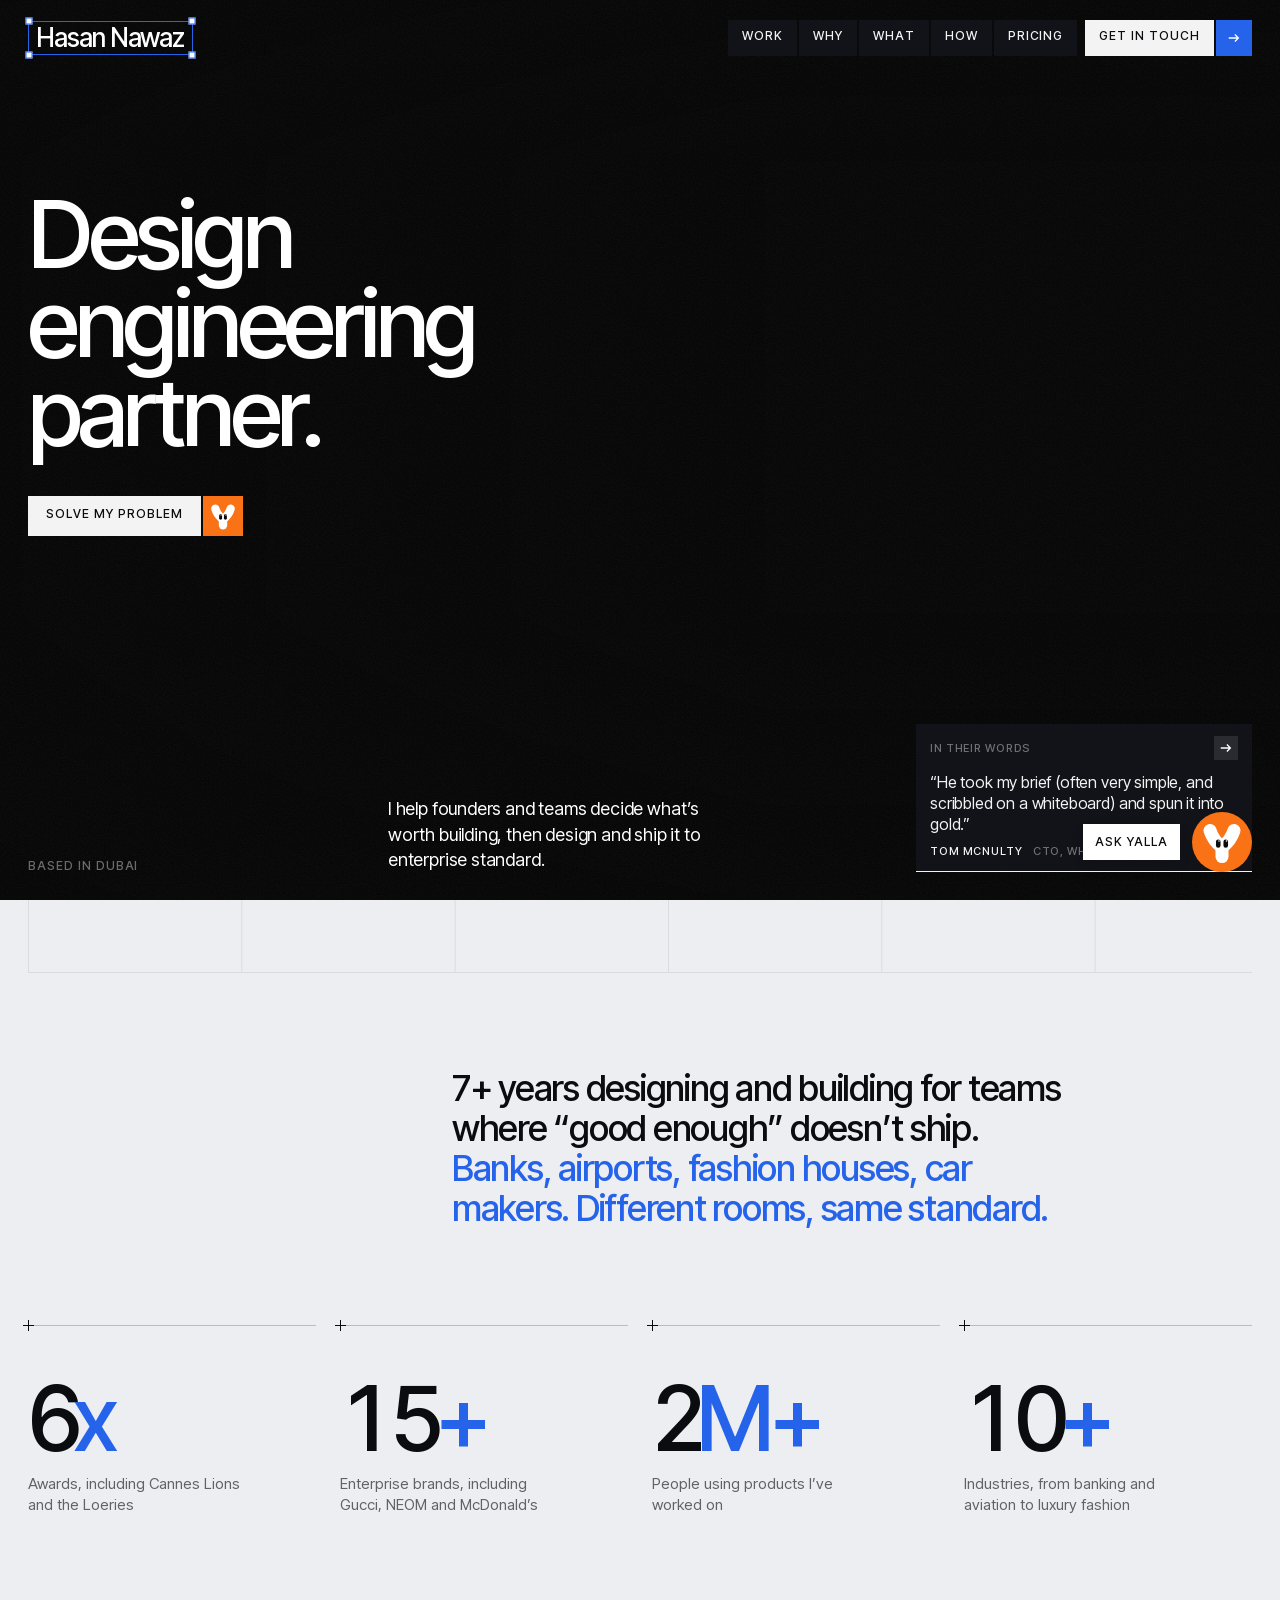
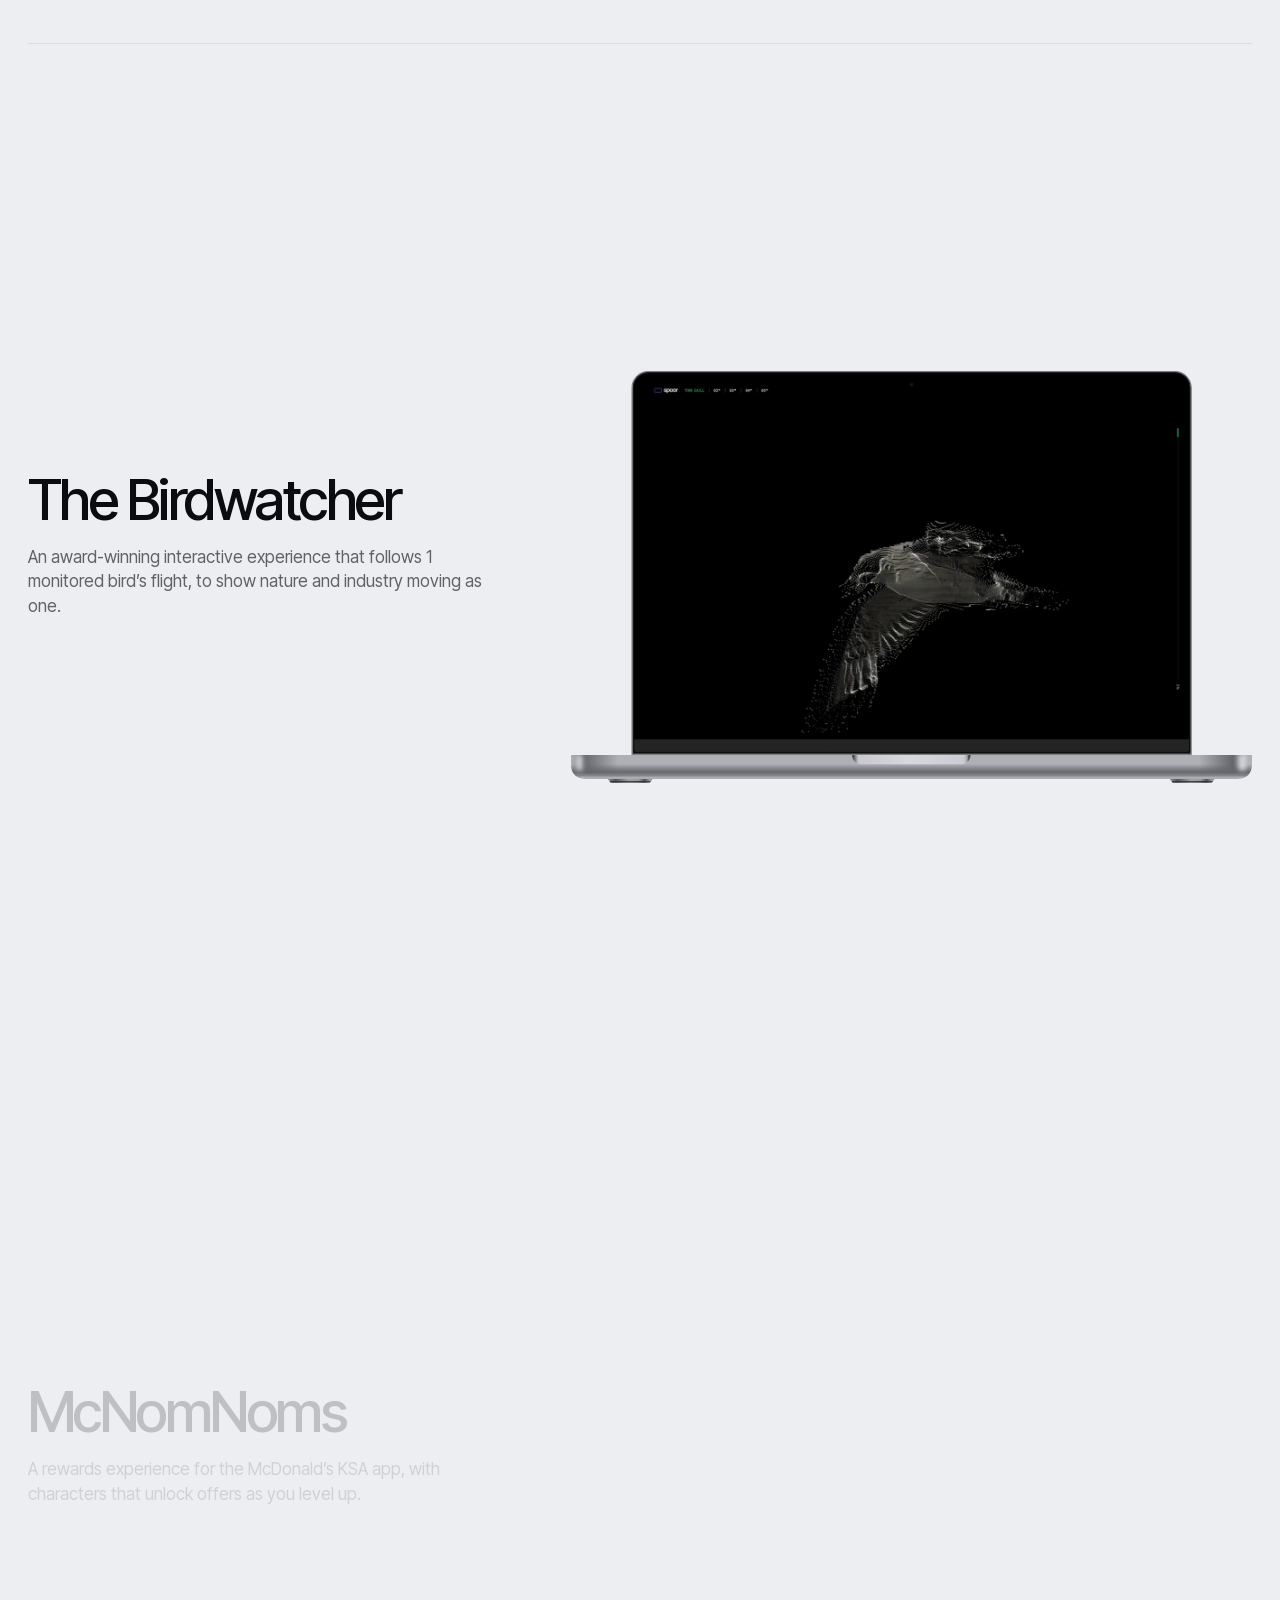
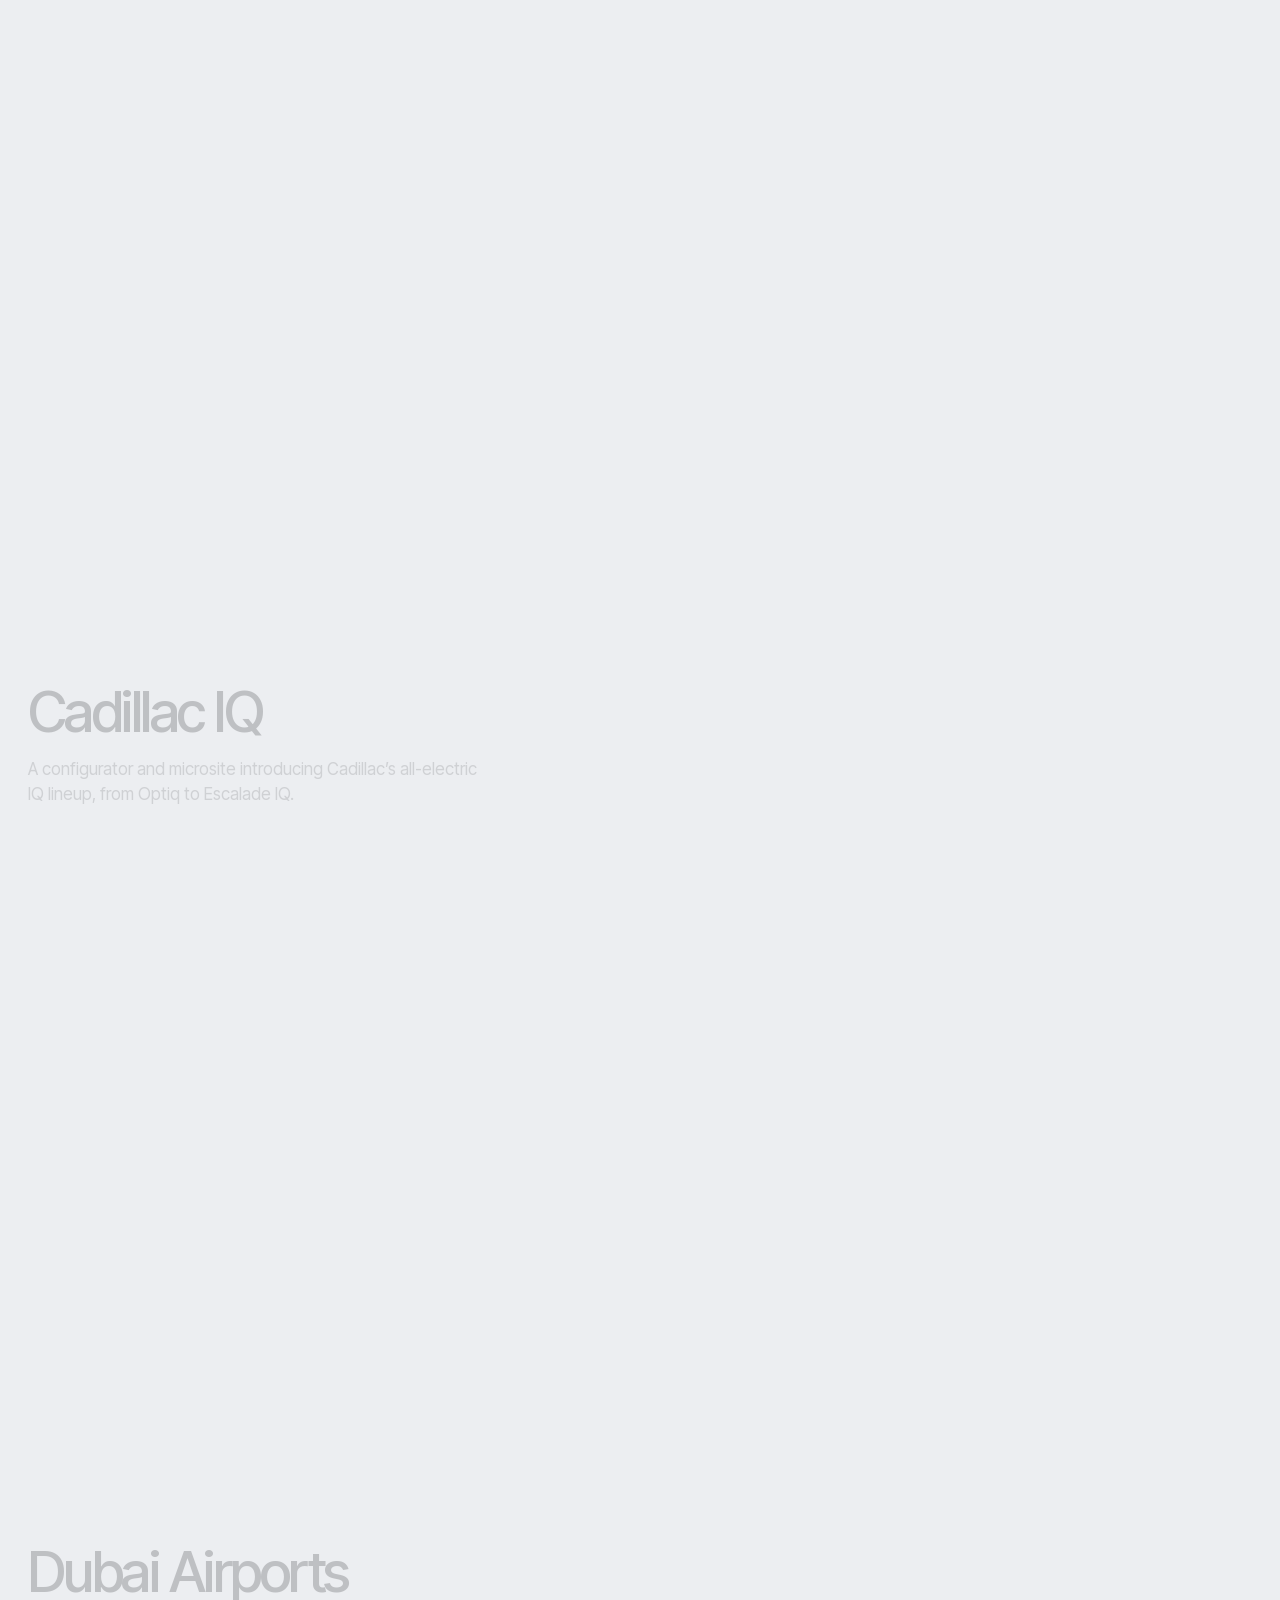
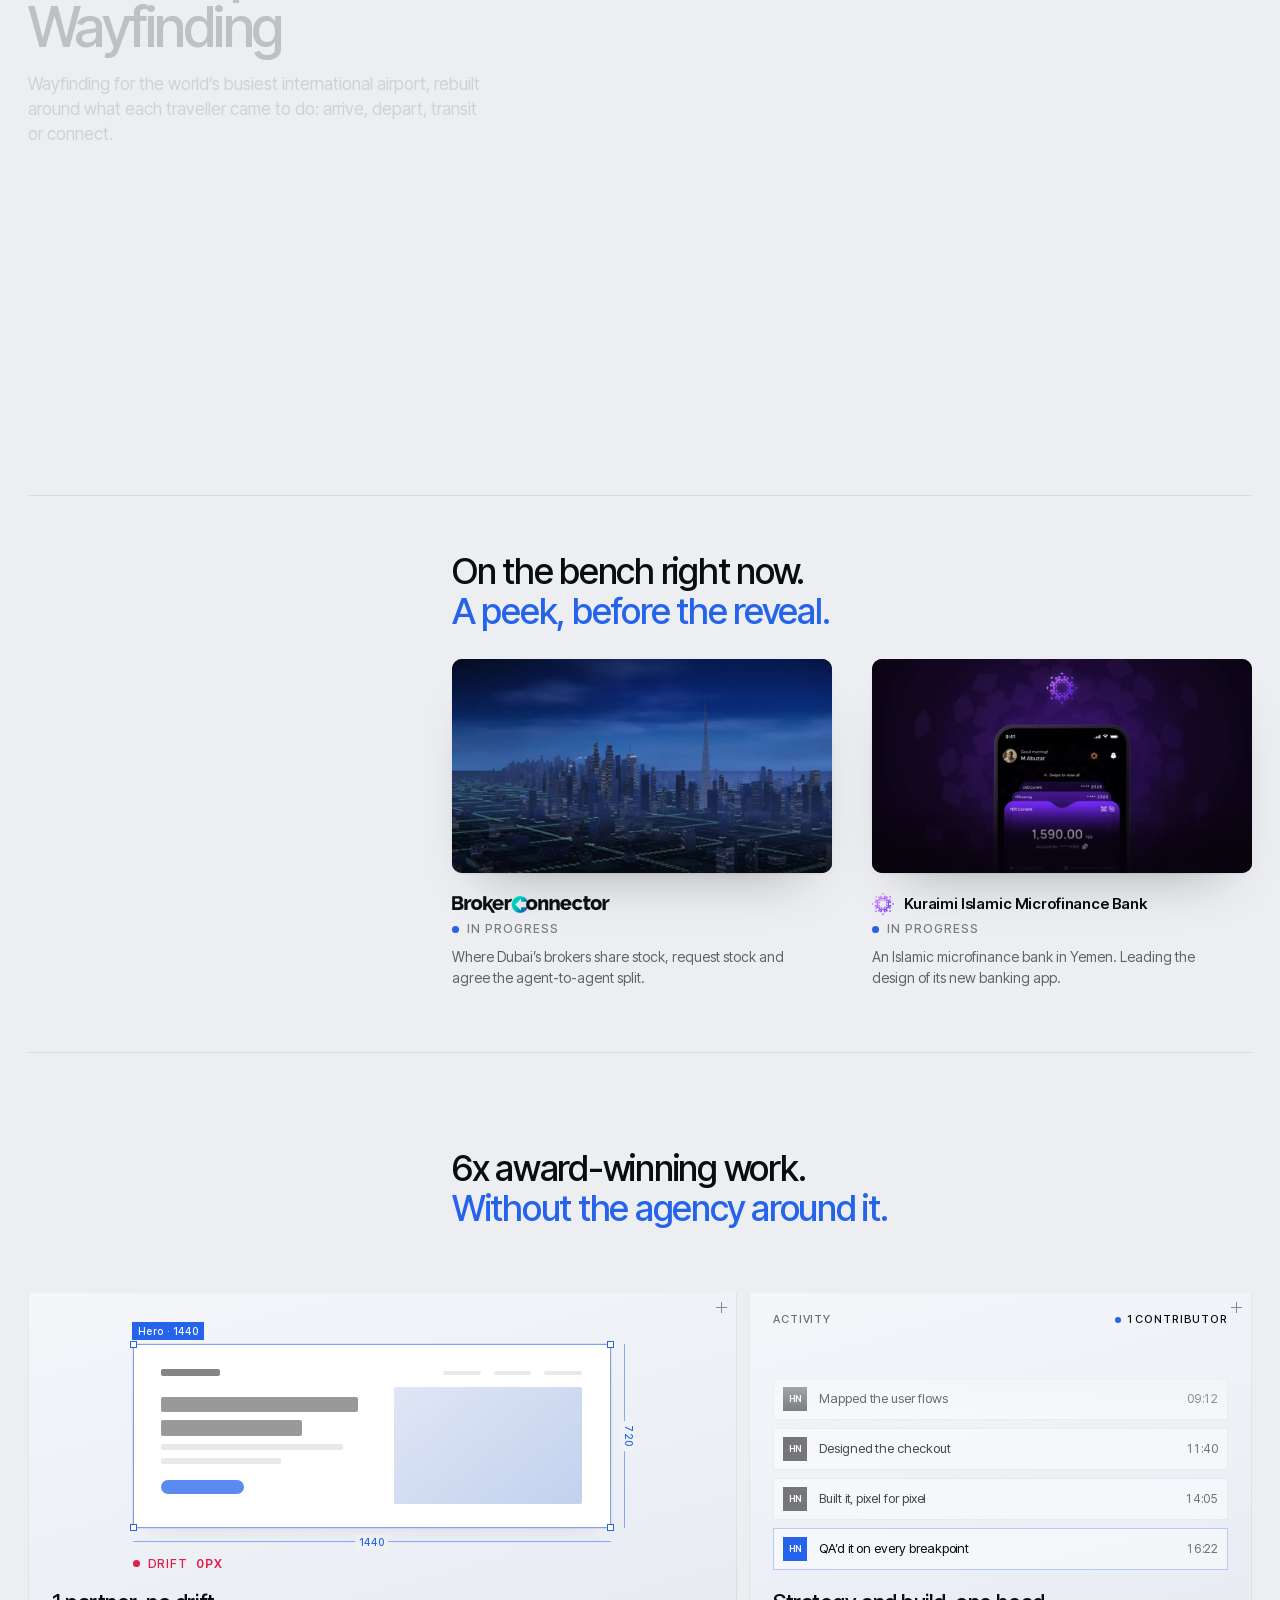
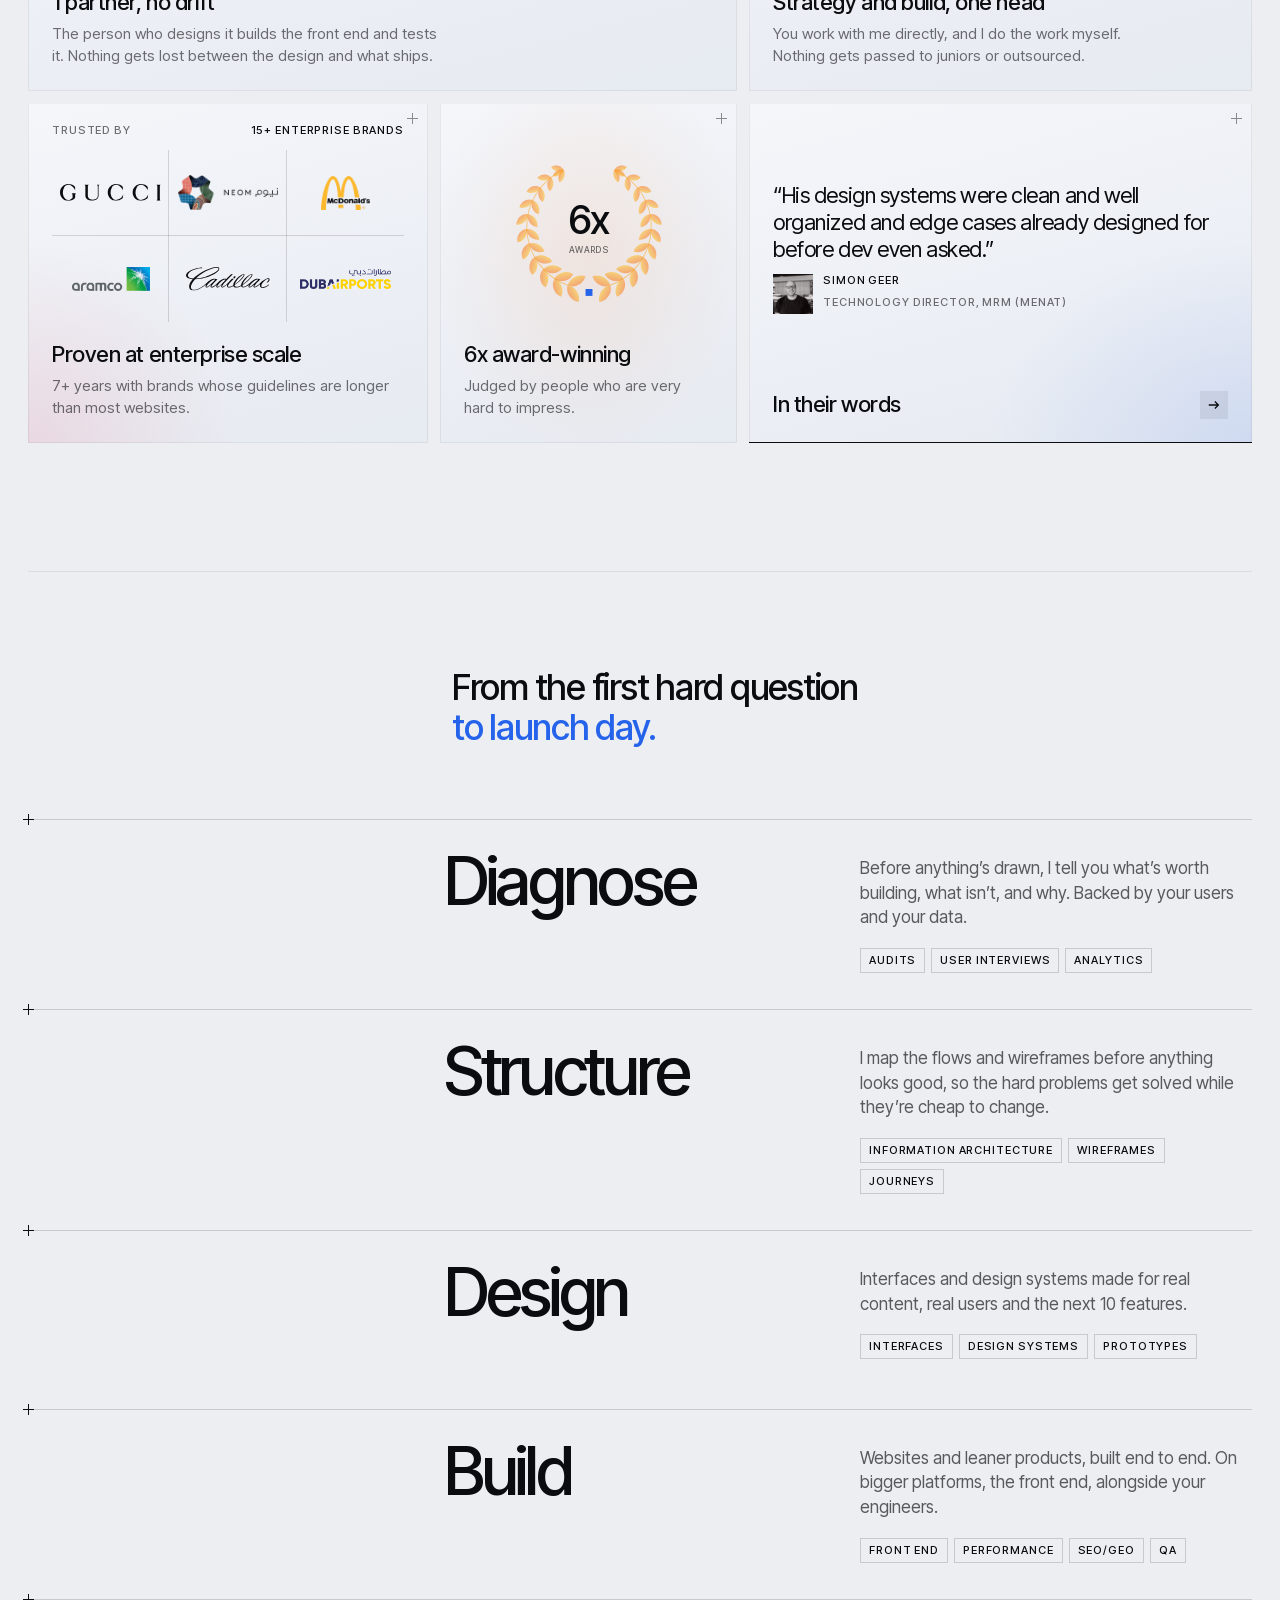
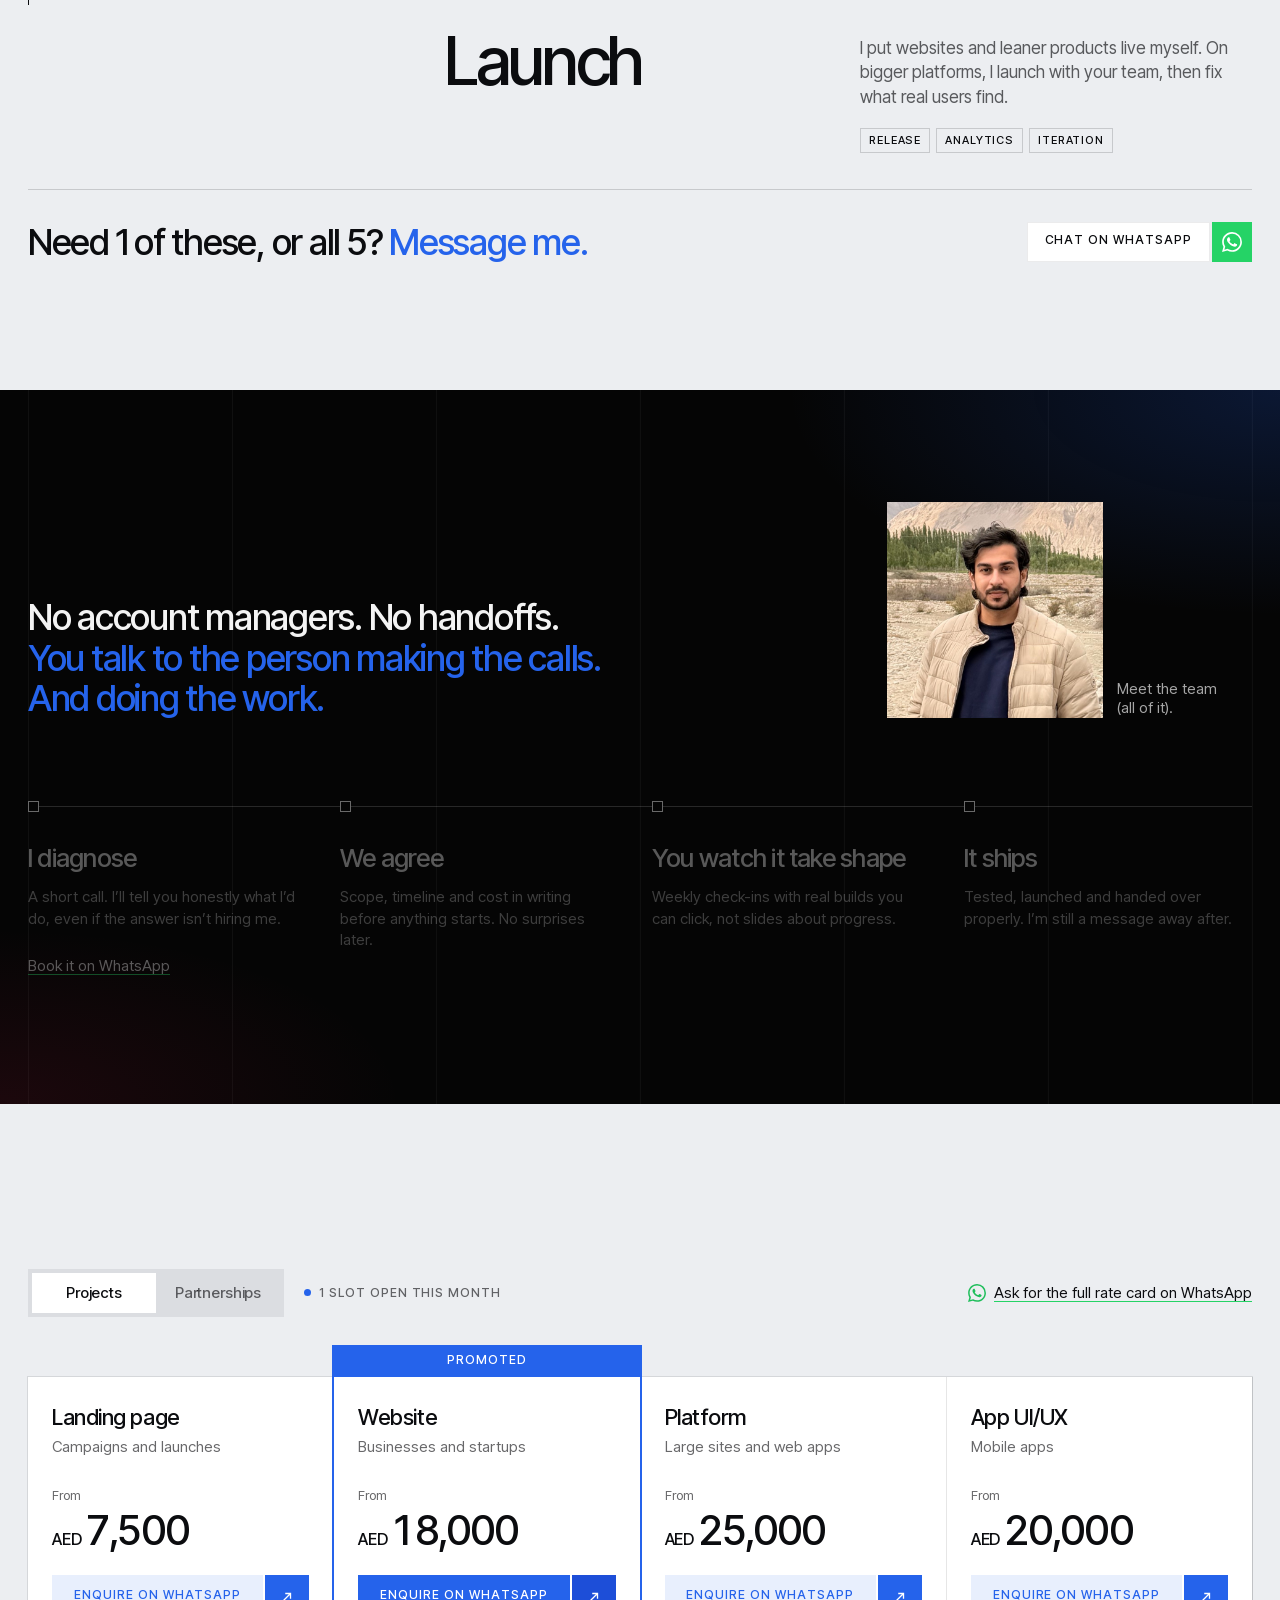
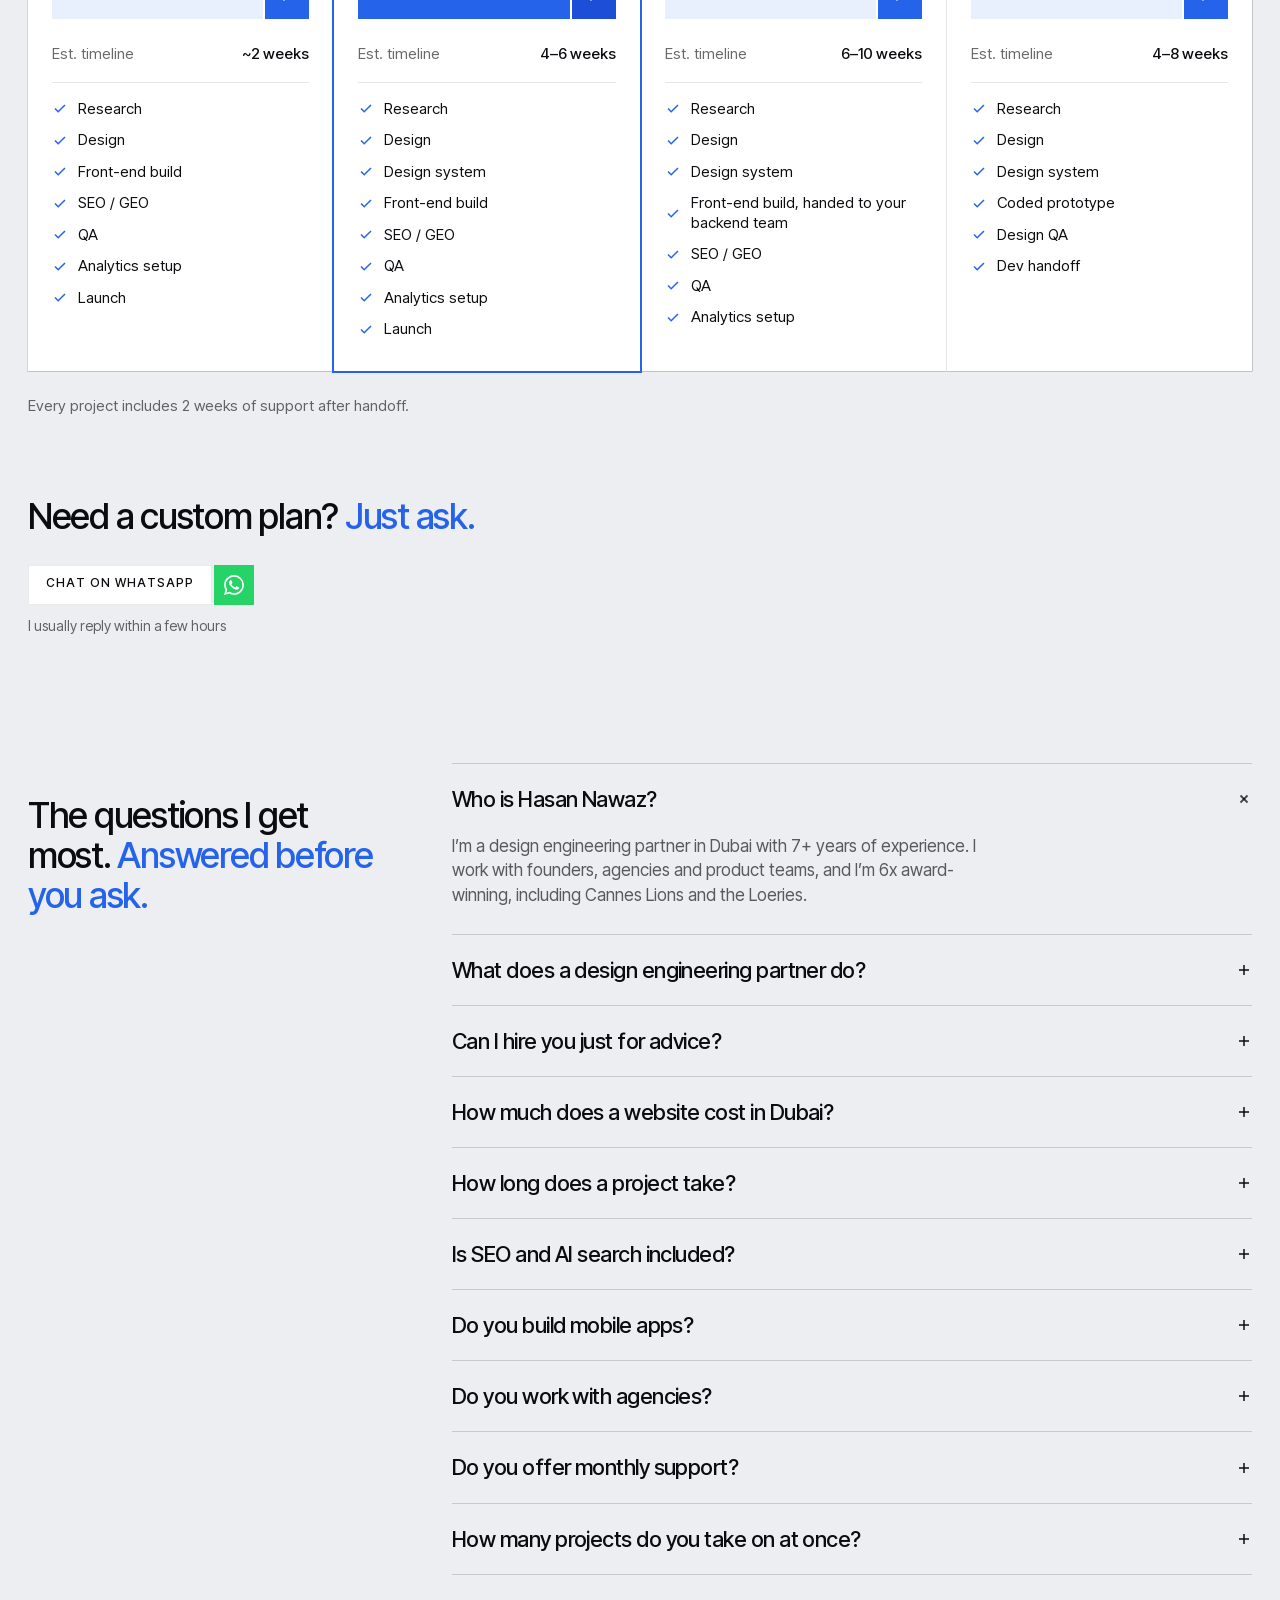
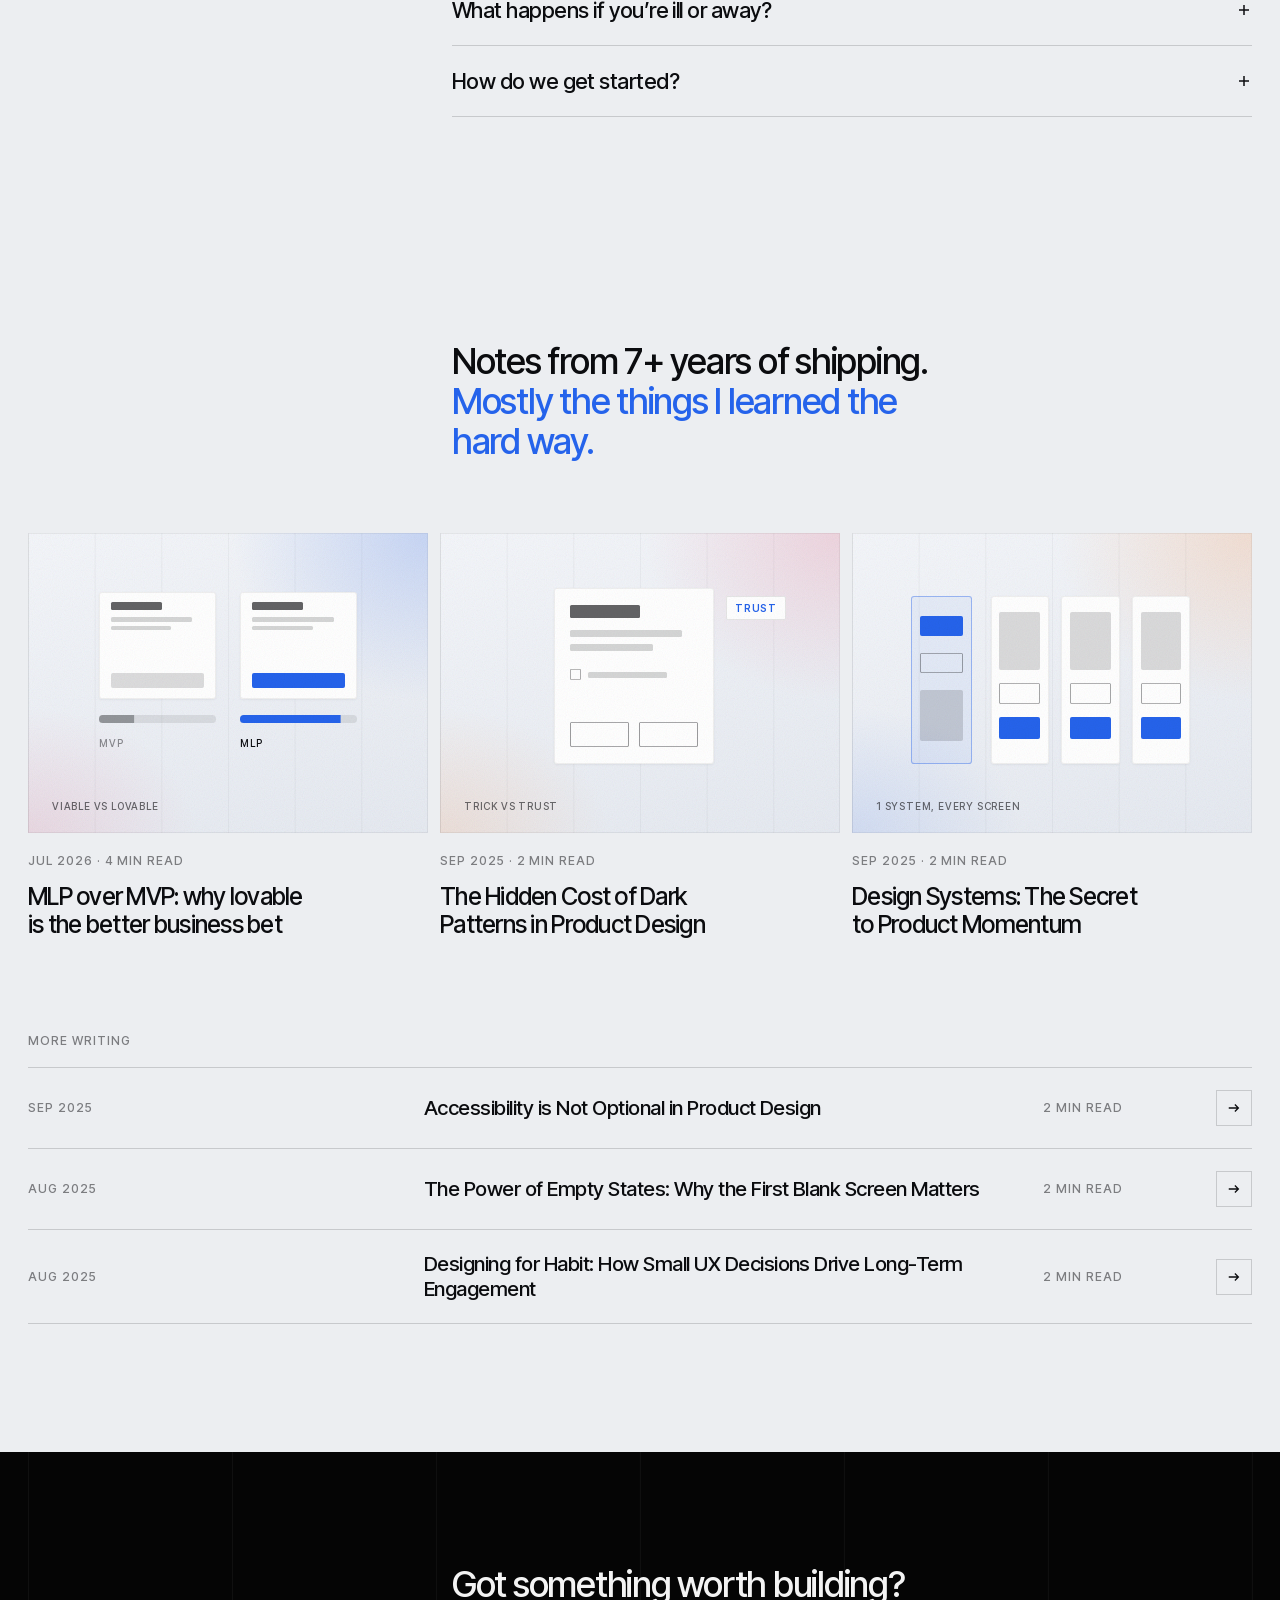
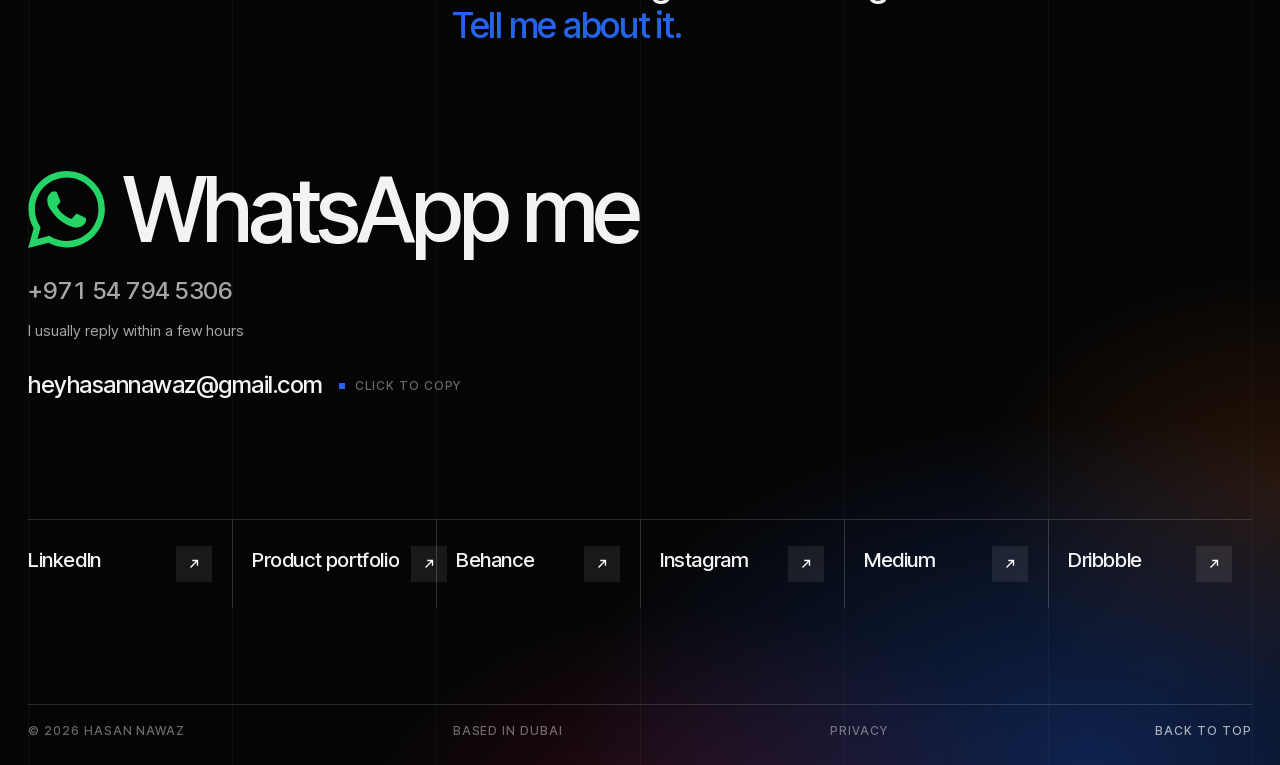
<file: index.html>
<!doctype html>
<html lang="en">
<head>
  <meta charset="utf-8">
  <meta name="viewport" content="width=device-width, initial-scale=1, viewport-fit=cover">
  <title>Hasan Nawaz | Design Engineering Partner in Dubai</title>
  <meta name="description" content="Hasan Nawaz is a design engineering partner in Dubai. I design and build websites, web apps and mobile products for founders, agencies and product teams.">
  <meta name="author" content="Hasan Nawaz">
  <meta name="robots" content="index, follow, max-image-preview:large, max-snippet:-1">
  <meta name="theme-color" content="#050505">
  <link rel="canonical" href="https://hasannawaz.com/">
  <meta property="og:url" content="https://hasannawaz.com/">
  <meta property="og:type" content="website">
  <meta property="og:locale" content="en_AE">
  <meta property="og:site_name" content="Hasan Nawaz">
  <meta property="og:title" content="Hasan Nawaz | Design Engineering Partner in Dubai">
  <meta property="og:description" content="Hasan Nawaz is a design engineering partner in Dubai. I design and build websites, web apps and mobile products for founders, agencies and product teams.">
  <meta property="og:image" content="https://hasannawaz.com/assets/og.jpg?v=4">
  <meta property="og:image:alt" content="Hasan Nawaz, design engineering partner.">
  <meta property="og:image:width" content="1200">
  <meta property="og:image:height" content="630">
  <meta name="twitter:card" content="summary_large_image">
  <meta name="twitter:image" content="https://hasannawaz.com/assets/og.jpg?v=4">
  <link rel="icon" href="favicon.ico" sizes="48x48">
  <link rel="icon" href="assets/favicon.svg" type="image/svg+xml">
  <link rel="apple-touch-icon" href="assets/apple-touch-icon.png">

  <!-- Who I am, what I offer and what it costs, in the form search engines and AI assistants read -->
  <script type="application/ld+json">
  {
   "@context": "https://schema.org",
   "@graph": [
    {
     "@type": "WebSite",
     "@id": "https://hasannawaz.com/#website",
     "url": "https://hasannawaz.com/",
     "name": "Hasan Nawaz",
     "description": "Hasan Nawaz is a design engineering partner in Dubai. I design and build websites, web apps and mobile products for founders, agencies and product teams.",
     "inLanguage": "en",
     "publisher": {
      "@id": "https://hasannawaz.com/#hasan"
     }
    },
    {
     "@type": "Person",
     "@id": "https://hasannawaz.com/#hasan",
     "name": "Hasan Nawaz",
     "url": "https://hasannawaz.com/",
     "image": "https://hasannawaz.com/assets/og.jpg",
     "jobTitle": "Design Engineering Partner",
     "description": "Design engineer and product designer in Dubai with 7+ years of experience. He designs products, builds the front end and QAs every screen himself.",
     "email": "mailto:heyhasannawaz@gmail.com",
     "telephone": "+971547945306",
     "address": {
      "@type": "PostalAddress",
      "addressLocality": "Dubai",
      "addressCountry": "AE"
     },
     "knowsAbout": [
      "Design engineering",
      "Product design",
      "UX research",
      "UI design",
      "Design systems",
      "Front-end development",
      "Web development",
      "Mobile app design",
      "SEO",
      "Generative engine optimization",
      "Quality assurance"
     ],
     "award": [
      "Cannes Lions 2026: 1 silver, 2 bronze and 5 shortlists for The Birdwatcher",
      "Loeries: 2 silver, 1 bronze"
     ],
     "sameAs": [
      "https://www.linkedin.com/in/hnk001/",
      "https://www.behance.net/hnk001",
      "https://dribbble.com/HNK001",
      "https://www.instagram.com/hasan.dsign",
      "https://medium.com/@hasannawaz97",
      "https://github.com/hnk1997",
      "https://product.hasannawaz.com/"
     ]
    },
    {
     "@type": "ProfessionalService",
     "@id": "https://hasannawaz.com/#service",
     "name": "Hasan Nawaz, Design Engineering Partner",
     "url": "https://hasannawaz.com/",
     "image": "https://hasannawaz.com/assets/og.jpg",
     "description": "Hasan Nawaz is a design engineering partner in Dubai. I design and build websites, web apps and mobile products for founders, agencies and product teams.",
     "founder": {
      "@id": "https://hasannawaz.com/#hasan"
     },
     "email": "heyhasannawaz@gmail.com",
     "telephone": "+971547945306",
     "currenciesAccepted": "AED",
     "address": {
      "@type": "PostalAddress",
      "addressLocality": "Dubai",
      "addressCountry": "AE"
     },
     "areaServed": [
      {
       "@type": "City",
       "name": "Dubai"
      },
      {
       "@type": "Country",
       "name": "United Arab Emirates"
      },
      {
       "@type": "Place",
       "name": "Middle East"
      }
     ],
     "knowsLanguage": "en",
     "hasOfferCatalog": {
      "@type": "OfferCatalog",
      "name": "Pricing",
      "itemListElement": [
       {
        "@type": "Offer",
        "name": "Landing page",
        "description": "For campaigns and launches. About 2 weeks.",
        "url": "https://hasannawaz.com/#pricing",
        "itemOffered": {
         "@type": "Service",
         "name": "Landing page"
        },
        "priceSpecification": {
         "@type": "PriceSpecification",
         "minPrice": 7500,
         "priceCurrency": "AED"
        }
       },
       {
        "@type": "Offer",
        "name": "Website",
        "description": "For businesses and startups. 4 to 6 weeks.",
        "url": "https://hasannawaz.com/#pricing",
        "itemOffered": {
         "@type": "Service",
         "name": "Website"
        },
        "priceSpecification": {
         "@type": "PriceSpecification",
         "minPrice": 18000,
         "priceCurrency": "AED"
        }
       },
       {
        "@type": "Offer",
        "name": "Platform",
        "description": "For large sites and web apps. 6 to 10 weeks.",
        "url": "https://hasannawaz.com/#pricing",
        "itemOffered": {
         "@type": "Service",
         "name": "Platform"
        },
        "priceSpecification": {
         "@type": "PriceSpecification",
         "minPrice": 25000,
         "priceCurrency": "AED"
        }
       },
       {
        "@type": "Offer",
        "name": "App UI/UX",
        "description": "For mobile apps. 4 to 8 weeks.",
        "url": "https://hasannawaz.com/#pricing",
        "itemOffered": {
         "@type": "Service",
         "name": "App UI/UX"
        },
        "priceSpecification": {
         "@type": "PriceSpecification",
         "minPrice": 20000,
         "priceCurrency": "AED"
        }
       },
       {
        "@type": "Offer",
        "name": "Maintain",
        "description": "Monthly plan for live websites. 20 hours a month.",
        "url": "https://hasannawaz.com/#pricing",
        "itemOffered": {
         "@type": "Service",
         "name": "Maintain"
        },
        "priceSpecification": {
         "@type": "UnitPriceSpecification",
         "price": 5000,
         "priceCurrency": "AED",
         "unitText": "month"
        }
       },
       {
        "@type": "Offer",
        "name": "Consultant",
        "description": "Monthly design and tech advice for founders and teams: product strategy, audits, tech and stack advice, design and build reviews. 25 hours a month.",
        "url": "https://hasannawaz.com/#pricing",
        "itemOffered": {
         "@type": "Service",
         "name": "Consultant"
        },
        "priceSpecification": {
         "@type": "UnitPriceSpecification",
         "price": 7000,
         "priceCurrency": "AED",
         "unitText": "month"
        }
       },
       {
        "@type": "Offer",
        "name": "White-label",
        "description": "Monthly plan for agencies and studios. 80 hours a month. Pricing on enquiry.",
        "url": "https://hasannawaz.com/#pricing",
        "itemOffered": {
         "@type": "Service",
         "name": "White-label"
        }
       },
       {
        "@type": "Offer",
        "name": "Sprint",
        "description": "Monthly plan for big launches. 160 hours a month. Pricing on enquiry.",
        "url": "https://hasannawaz.com/#pricing",
        "itemOffered": {
         "@type": "Service",
         "name": "Sprint"
        }
       }
      ]
     }
    },
    {
     "@type": "FAQPage",
     "@id": "https://hasannawaz.com/#faq",
     "mainEntity": [
      {
       "@type": "Question",
       "name": "Who is Hasan Nawaz?",
       "acceptedAnswer": {
        "@type": "Answer",
        "text": "I’m a design engineering partner in Dubai with 7+ years of experience. I work with founders, agencies and product teams, and I’m 6x award-winning, including Cannes Lions and the Loeries."
       }
      },
      {
       "@type": "Question",
       "name": "What does a design engineering partner do?",
       "acceptedAnswer": {
        "@type": "Answer",
        "text": "I help you make the right product and tech decisions, then design, build, QA and launch what we decide, all as 1 person. You talk to whoever is making the calls and doing the work, and what you approved is what ships."
       }
      },
      {
       "@type": "Question",
       "name": "Can I hire you just for advice?",
       "acceptedAnswer": {
        "@type": "Answer",
        "text": "Yes. Audits, discovery and advisory are all ways to work with me, one-off or monthly on the Consultant plan. I look at your product, your data or your plans and tell you what I’d do, and you decide who builds it."
       }
      },
      {
       "@type": "Question",
       "name": "How much does a website cost in Dubai?",
       "acceptedAnswer": {
        "@type": "Answer",
        "text": "With me, a website starts from AED 18,000 and a landing page from AED 7,500. App UI/UX starts from AED 20,000 and platforms from AED 25,000. The full rate card is available on request."
       }
      },
      {
       "@type": "Question",
       "name": "How long does a project take?",
       "acceptedAnswer": {
        "@type": "Answer",
        "text": "A landing page takes about 2 weeks, a website 4–6 weeks, a platform 6–10 weeks and app UI/UX 4–8 weeks."
       }
      },
      {
       "@type": "Question",
       "name": "Is SEO and AI search included?",
       "acceptedAnswer": {
        "@type": "Answer",
        "text": "Yes. SEO and GEO are part of every landing page, website and platform, so you can be found on search engines and AI assistants."
       }
      },
      {
       "@type": "Question",
       "name": "Do you build mobile apps?",
       "acceptedAnswer": {
        "@type": "Answer",
        "text": "I design them and make a coded prototype, then hand over to your developers. I build the front end of websites and web platforms myself."
       }
      },
      {
       "@type": "Question",
       "name": "Do you work with agencies?",
       "acceptedAnswer": {
        "@type": "Answer",
        "text": "Yes. White-label is built for agencies. I join your team under your name, and your client sees your logo, not mine."
       }
      },
      {
       "@type": "Question",
       "name": "Do you offer monthly support?",
       "acceptedAnswer": {
        "@type": "Answer",
        "text": "Yes. Maintain starts at AED 5,000 a month for live websites, and there are plans for design and tech advice, agencies and big launches too. Paid monthly in advance. Cancel anytime."
       }
      },
      {
       "@type": "Question",
       "name": "How many projects do you take on at once?",
       "acceptedAnswer": {
        "@type": "Answer",
        "text": "2 at a time, so yours gets my full attention. If I’m full, I’ll tell you when I can start."
       }
      },
      {
       "@type": "Question",
       "name": "What happens if you’re ill or away?",
       "acceptedAnswer": {
        "@type": "Answer",
        "text": "You’ll hear from me straight away, and we’ll agree a new date together. You see real builds every week, so you always know where the work stands."
       }
      },
      {
       "@type": "Question",
       "name": "How do we get started?",
       "acceptedAnswer": {
        "@type": "Answer",
        "text": "Message me on WhatsApp. We have a short call about the problem, then agree scope, timeline and cost in writing before anything starts."
       }
      }
     ]
    }
   ]
  }
  </script>

  <script>
    // Everyone gets the live 3D. Only a browser without WebGL can't run it (the glow stays on its own).
    // Modest hardware or data saver starts on a lighter budget (.perf-low): lower render
    // resolution and fewer page effects, same scene and motion. main.js tightens it
    // further at runtime if frames still drop.
    (function () {
      var root = document.documentElement, n = navigator, c = n.connection || {};
      // First visit: the hero opens as a blueprint and fills in as its files arrive (main.js).
      // Return visits have everything cached, so they skip it.
      // ?blueprint shows it every time (for testing); ?blueprint=slow also plays it at its full 2.5s.
      var seen = false;
      try { seen = !!localStorage.getItem('hn-seen'); } catch (e) { /* storage blocked: show it */ }
      if (/[?&]blueprint\b/.test(location.search)
        || (!seen && !location.hash && !matchMedia('(prefers-reduced-motion: reduce)').matches)) root.classList.add('bp');
      if (!window.WebGLRenderingContext) { root.classList.add('three-off'); return; }
      root.classList.add('full');
      if (c.saveData || /2g/.test(c.effectiveType || '')
        || (n.deviceMemory && n.deviceMemory < 4)
        || (n.hardwareConcurrency && n.hardwareConcurrency < 4)) root.classList.add('perf-low');
      // The 3D library is served from this site (assets/vendor). Opened straight from disk
      // (file://) browsers refuse local module files, so it comes from the CDN instead.
      var three = location.protocol === 'file:'
        ? { core: 'https://cdn.jsdelivr.net/npm/three@0.160.0/build/three.module.min.js', addons: 'https://cdn.jsdelivr.net/npm/three@0.160.0/examples/jsm/' }
        : { core: './assets/vendor/three-0.160.0/three.module.min.js', addons: './assets/vendor/three-0.160.0/addons/' };
      var map = document.createElement('script');
      map.type = 'importmap';
      map.textContent = JSON.stringify({ imports: { three: three.core, 'three/addons/': three.addons } });
      document.currentScript.after(map);
      // Start downloading it now, alongside the page, rather than after it
      [three.core, three.addons + 'environments/RoomEnvironment.js', three.addons + 'geometries/RoundedBoxGeometry.js']
        .forEach(function (href) {
          var l = document.createElement('link');
          l.rel = 'modulepreload';
          l.crossOrigin = 'anonymous';
          l.href = href;
          document.head.appendChild(l);
        });
    })();
  </script>

  <link rel="stylesheet" href="styles.css">

  <!-- Inter Tight is served from this site (assets/fonts, @font-face in styles.css).
       Preloading the Latin file means text usually renders in it on the first paint. -->
  <link rel="preload" href="assets/fonts/inter-tight-v9-latin.woff2" as="font" type="font/woff2" crossorigin>
</head>
<body>

  <header class="nav" data-nav>
    <a class="logo intro" style="--d:.1s" href="./" aria-label="Hasan Nawaz, home" data-reload>
      <!-- The logo: the name in Inter Tight 500, selected like a layer in Figma: the same blue box and
           handles as the first-visit blueprint intro (DESIGN.md §6). Live text, so it follows the nav colour -->
      <span class="logo-word" aria-hidden="true"><b>Hasan Nawaz</b><i></i><i></i><i></i><i></i></span>
    </a>

    <nav class="nav-links" aria-label="Primary">
      <a class="pill intro" style="--d:.18s" href="#work" data-roll-host><span data-roll>Work</span></a>
      <a class="pill intro" style="--d:.22s" href="#why" data-roll-host><span data-roll>Why</span></a>
      <a class="pill intro" style="--d:.26s" href="#services" data-roll-host><span data-roll>What</span></a>
      <a class="pill intro" style="--d:.30s" href="#process" data-roll-host><span data-roll>How</span></a>
      <a class="pill intro" style="--d:.34s" href="#pricing" data-roll-host><span data-roll>Pricing</span></a>
      <a class="nav-cta intro" style="--d:.38s" href="#contact" data-roll-host>
        <span class="pill pill--light"><span data-roll>Get in touch</span></span>
        <span class="ico" aria-hidden="true">
          <svg viewBox="0 0 16 16"><path d="M2 8h11M9 4l4 4-4 4"/></svg>
          <svg viewBox="0 0 16 16"><path d="M2 8h11M9 4l4 4-4 4"/></svg>
        </span>
      </a>
    </nav>

    <button class="pill menu-btn intro" style="--d:.2s" type="button" aria-expanded="false" aria-controls="menu" data-menu-btn>
      <span data-menu-label>Menu</span>
    </button>
  </header>

  <div class="menu" id="menu" data-menu hidden>
    <a href="#work">Work</a>
    <a href="#why">Why me</a>
    <a href="#services">What I do</a>
    <a href="#process">How I work</a>
    <a href="#pricing">Pricing</a>
    <a class="menu-cta" href="#contact">Get in touch</a>
    <a class="menu-wa" href="https://wa.me/971547945306?text=Hi%20Hasan%2C%20can%20we%20talk%3F" target="_blank" rel="noopener">WhatsApp</a>
  </div>

  <main>
    <section class="hero" id="top" tabindex="-1" aria-labelledby="hero-title">
      <!-- The grid scrolls at normal speed; the stage drifts up slower while the frame shrinks -->
      <div class="hero-backdrop" aria-hidden="true"></div>
      <div class="hero-stage" data-stage>
        <p class="hero-caption label" aria-hidden="true" data-caption>Idea to launch, 1 partner</p>

        <div class="hero-frame" data-frame>
          <!-- Layers, back to front: CSS glow → live 3D -->
          <div class="hero-glow" aria-hidden="true"><span></span><span></span><span></span></div>
          <canvas class="hero-canvas" data-canvas aria-hidden="true"></canvas>
          <div class="hero-shade" aria-hidden="true"></div>
          <svg class="ann-svg" data-ann-svg aria-hidden="true"></svg>
          <div class="ann-labels" data-ann-labels aria-hidden="true"></div>
          <div class="grain" aria-hidden="true"></div>
          <div class="hero-bp" aria-hidden="true" data-bp></div>

          <div class="hero-content">
            <h1 class="hero-title" id="hero-title">
              <span class="line"><span style="--d:.25s">Design</span></span>
              <span class="line"><span style="--d:.33s">engineering</span></span>
              <span class="line"><span style="--d:.41s">partner.</span></span>
            </h1>
            <div class="hero-ctas">
              <button class="btn btn--yalla intro" style="--d:.55s" type="button" data-yalla-scope data-roll-host>
                <span class="btn-label"><span data-roll>Solve my problem</span></span>
                <span class="yc-tile yc-tile--btn"><svg class="yc" viewBox="0 0 48 48" aria-hidden="true"><g class="yc-root"><g class="yc-body"><path class="yc-arm yc-arm--l" d="M24 29C20 26 15 21 12.5 13"/><path class="yc-arm yc-arm--r" d="M24 29C28 26 33 21 35.5 13"/><path d="M24 27v11"/><g class="yc-eyes"><g class="yc-eye"><rect x="18.2" y="21.5" width="4.4" height="8" rx="2.2"/><circle cx="21.1" cy="23" r=".75"/></g><g class="yc-eye"><rect x="25.4" y="21.5" width="4.4" height="8" rx="2.2"/><circle cx="28.3" cy="23" r=".75"/></g><path class="yc-joy" d="M17.8 26.5q2.6-3.8 5.2 0M25 26.5q2.6-3.8 5.2 0"/></g></g></g></svg></span>
              </button>
            </div>
          </div>

          <div class="hero-foot">
            <div class="status intro" style="--d:.7s">
              <p class="label muted">Based in Dubai</p>
            </div>

            <p class="hero-intro intro" style="--d:.78s">
              I help founders and teams decide what’s worth building, then design and ship it to enterprise standard.
            </p>

            <!-- Testimonials: one short, high-impact line per client (trimmed from LinkedIn recommendations,
                 their exact words; … marks a cut). Add, remove or reorder <li>s freely; the first shows without
                 JavaScript, the rest rotate every 7s (paused on hover/focus). -->
            <figure class="card quotes intro" style="--d:.86s" data-quotes>
              <figcaption class="card-top label">
                <span>In their words</span>
                <span class="quotes-nav">
                  <button class="ico" type="button" data-quotes-next data-roll-host aria-label="Next testimonial">
                    <svg viewBox="0 0 16 16" aria-hidden="true"><path d="M2 8h11M9 4l4 4-4 4"/></svg>
                    <svg viewBox="0 0 16 16" aria-hidden="true"><path d="M2 8h11M9 4l4 4-4 4"/></svg>
                  </button>
                </span>
              </figcaption>
              <ul class="quotes-list" role="list">
                <li class="quote is-active">
                  <blockquote>“…engineering never had to compensate for their work. That was true every single time when working with Hasan.”</blockquote>
                  <p class="quote-by label">Simon Geer<span>Technology Director, MRM (MENAT)</span></p>
                </li>
                <li class="quote">
                  <blockquote>“He took my brief (often very simple, and scribbled on a whiteboard) and spun it into gold.”</blockquote>
                  <p class="quote-by label">Tom McNulty<span>CTO, whileyouwait</span></p>
                </li>
                <li class="quote">
                  <blockquote>“Hasan’s ability to translate complex concepts into intuitive, user-friendly designs is truly remarkable.”</blockquote>
                  <p class="quote-by label">Aatir Sohail<span>Design Manager, Sastaticket.pk</span></p>
                </li>
                <li class="quote">
                  <blockquote>“…very easy to work with, understands things quickly, and is great at exploring new ways to make his work stand out.”</blockquote>
                  <p class="quote-by label">Maximilian Hylkema<span>Founder &amp; CEO, whileyouwait</span></p>
                </li>
              </ul>
              <span class="quotes-progress" aria-hidden="true"><span data-quotes-bar></span></span>
            </figure>
          </div>
        </div>
      </div>
    </section>

    <!-- 02 Track record: proof in numbers, straight after the hero.
         Each number's final value is in the HTML (data-count drives the count-up). -->
    <section class="stats" aria-labelledby="stats-lede" data-stats data-reveal>
      <div class="stats-head">
        <p class="label stats-label reveal mark"><span class="sq"></span><span class="sr-only">Track record</span></p>
        <h2 class="stats-lede reveal" id="stats-lede" style="--d:.08s">
          7+ years designing and building for teams where “good enough” doesn’t ship.
          <span>Banks, airports, fashion houses, car makers. Different rooms, same standard.</span>
        </h2>
      </div>

      <ol class="stats-grid" role="list">
        <li class="stat reveal" style="--d:.15s">
          <p class="stat-num"><span data-count="6">6</span><span class="stat-suf">x</span></p>
          <p class="stat-text">Awards, including Cannes Lions and the Loeries</p>
        </li>
        <li class="stat reveal" style="--d:.25s">
          <p class="stat-num"><span data-count="15">15</span><span class="stat-suf">+</span></p>
          <p class="stat-text">Enterprise brands, including Gucci, NEOM and McDonald’s</p>
        </li>
        <li class="stat reveal" style="--d:.35s">
          <p class="stat-num"><span data-count="2">2</span><span class="stat-suf">M+</span></p>
          <p class="stat-text">People using products I’ve worked on</p>
        </li>
        <li class="stat reveal" style="--d:.45s">
          <p class="stat-num"><span data-count="10">10</span><span class="stat-suf">+</span></p>
          <p class="stat-text">Industries, from banking and aviation to luxury fashion</p>
        </li>
      </ol>
    </section>

    <!-- 03 Selected work: text on the left scrolls at normal speed. On the right, each project's
         device sits on its own layer; the next one is revealed by an upward wipe tied to scroll, and the
         active screen scrolls through its page. Frames: assets/devices/ (MacBook split into base + notch
         so screens slot between them; iPhone screen is a transparent hole). Screens are placeholders. -->
    <section class="showcase" id="work" tabindex="-1" aria-labelledby="work-title" data-showcase>
      <h2 class="sr-only" id="work-title">Selected work</h2>
      <p class="showcase-head label mark"><span class="sq"></span><span class="sr-only">Selected work</span></p>
      <div class="showcase-grid">
        <ol class="showcase-steps" role="list">
          <li class="showcase-step is-active" data-step>
            <div class="showcase-media" aria-hidden="true" data-play><div class="mock mock--laptop"><img class="mock-frame" src="assets/devices/macbook-base.svg" alt="" width="1216" height="735" decoding="async"><div class="mock-screen" style="--ph-bg:#0d0d0e;--ph-ink:rgba(255,255,255,.09);--ph-accent:#e9e4d8"><!-- a 12 second highlight reel of thebirdwatcher.ai, recorded at the screen's own shape so it fills it edge to edge; phones (up to 599px) get 900px-wide files, the rest full size; HEVC where the browser plays it, H.264 everywhere else --><video class="screen-video" muted loop playsinline preload="none" data-from="0.7" poster="assets/work/birdwatcher-poster.webp"><source src="assets/work/birdwatcher-m-hevc.mp4" type='video/mp4; codecs="hvc1"' media="(max-width: 599px)"><source src="assets/work/birdwatcher-m.mp4" type="video/mp4" media="(max-width: 599px)"><source src="assets/work/birdwatcher-hevc.mp4" type='video/mp4; codecs="hvc1"'><source src="assets/work/birdwatcher.mp4" type="video/mp4"></video></div><img class="mock-over" src="assets/devices/macbook-notch.svg" alt="" width="1216" height="735" decoding="async"></div></div>
            <h3 class="showcase-name">The Birdwatcher</h3>
            <p class="showcase-body">An award-winning interactive experience that follows 1 monitored bird’s flight, to show nature and industry moving as one.</p>
          </li>
          <li class="showcase-step" data-step>
            <div class="showcase-media" aria-hidden="true" data-play><div class="mock mock--phone"><div class="mock-screen" style="--ph-bg:#ffc72c;--ph-ink:rgba(0,0,0,.10);--ph-accent:#da291c"><!-- the McNomNoms journey, from launch to levelling up: the Figma screens animated piece by piece (scripts/reel/mcnomnoms), at the screen's own shape; phones (up to 599px) get 900px-wide files, the rest full size; HEVC where the browser plays it, H.264 everywhere else --><video class="screen-video" muted loop playsinline preload="none" poster="assets/work/mcnomnoms-poster.webp"><source src="assets/work/mcnomnoms-m-hevc.mp4" type='video/mp4; codecs="hvc1"' media="(max-width: 599px)"><source src="assets/work/mcnomnoms-m.mp4" type="video/mp4" media="(max-width: 599px)"><source src="assets/work/mcnomnoms-hevc.mp4" type='video/mp4; codecs="hvc1"'><source src="assets/work/mcnomnoms.mp4" type="video/mp4"></video></div><img class="mock-frame" src="assets/devices/iphone.svg" alt="" width="1520" height="3068" decoding="async"></div></div>
            <h3 class="showcase-name">McNomNoms</h3>
            <p class="showcase-body">A rewards experience for the McDonald’s KSA app, with characters that unlock offers as you level up.</p>
          </li>
          <li class="showcase-step" data-step>
            <div class="showcase-media" aria-hidden="true" data-play><div class="mock mock--laptop"><img class="mock-frame" src="assets/devices/macbook-base.svg" alt="" width="1216" height="735" decoding="async"><div class="mock-screen" style="--ph-bg:#ffffff;--ph-ink:rgba(5,20,31,.08);--ph-accent:#05141f"><!-- Cadillac IQ: the lineup carousel, Optiq through to Escalade IQL, in 1 take at 1.5x, zoomed to fill the screen (scripts/reel/cadillac.json); phones (up to 599px) get 900px-wide files, the rest full size; HEVC where the browser plays it, H.264 everywhere else --><video class="screen-video" muted loop playsinline preload="none" data-from="0.7" poster="assets/work/cadillac-poster.webp"><source src="assets/work/cadillac-m-hevc.mp4" type='video/mp4; codecs="hvc1"' media="(max-width: 599px)"><source src="assets/work/cadillac-m.mp4" type="video/mp4" media="(max-width: 599px)"><source src="assets/work/cadillac-hevc.mp4" type='video/mp4; codecs="hvc1"'><source src="assets/work/cadillac.mp4" type="video/mp4"></video></div><img class="mock-over" src="assets/devices/macbook-notch.svg" alt="" width="1216" height="735" decoding="async"></div></div>
            <h3 class="showcase-name">Cadillac IQ</h3>
            <p class="showcase-body">A configurator and microsite introducing Cadillac’s all-electric IQ lineup, from Optiq to Escalade IQ.</p>
          </li>
          <li class="showcase-step" data-step>
            <div class="showcase-media" aria-hidden="true" data-play><div class="mock mock--phone"><div class="mock-screen" style="--ph-bg:#f0f1fd;--ph-ink:rgba(44,45,100,.1);--ph-accent:#2c2d64"><!-- Dubai Airports Express Maps in one take: "I'm departing", the map, the flight, then the route; the sheet is pulled up once and its content changes in place (scripts/reel/dxb). HEVC where the browser plays it, H.264 everywhere else --><video class="screen-video" muted loop playsinline preload="none" poster="assets/work/dubai-airports-poster.webp"><source src="assets/work/dubai-airports-hevc.mp4" type='video/mp4; codecs="hvc1"'><source src="assets/work/dubai-airports.mp4" type="video/mp4"></video></div><img class="mock-frame" src="assets/devices/iphone.svg" alt="" width="1520" height="3068" decoding="async"></div></div>
            <h3 class="showcase-name">Dubai Airports Wayfinding</h3>
            <p class="showcase-body">Wayfinding for the world’s busiest international airport, rebuilt around what each traveller came to do: arrive, depart, transit or connect.</p>
          </li>
        </ol>
        <div class="showcase-aside" aria-hidden="true">
          <div class="showcase-stage">
            <div class="stage-layers">
              <div class="stage-layer" data-layer style="--reveal:1">
                <div class="mock mock--laptop"><img class="mock-frame" src="assets/devices/macbook-base.svg" alt="" width="1216" height="735" decoding="async"><div class="mock-screen" style="--ph-bg:#0d0d0e;--ph-ink:rgba(255,255,255,.09);--ph-accent:#e9e4d8"><!-- a 12 second highlight reel of thebirdwatcher.ai, recorded at the screen's own shape so it fills it edge to edge; phones (up to 599px) get 900px-wide files, the rest full size; HEVC where the browser plays it, H.264 everywhere else --><video class="screen-video" muted loop playsinline preload="none" data-from="0.7" poster="assets/work/birdwatcher-poster.webp"><source src="assets/work/birdwatcher-m-hevc.mp4" type='video/mp4; codecs="hvc1"' media="(max-width: 599px)"><source src="assets/work/birdwatcher-m.mp4" type="video/mp4" media="(max-width: 599px)"><source src="assets/work/birdwatcher-hevc.mp4" type='video/mp4; codecs="hvc1"'><source src="assets/work/birdwatcher.mp4" type="video/mp4"></video></div><img class="mock-over" src="assets/devices/macbook-notch.svg" alt="" width="1216" height="735" decoding="async"></div>
                <span class="wipe-edge"></span>
              </div>
              <div class="stage-layer" data-layer style="--reveal:0">
                <div class="mock mock--phone"><div class="mock-screen" style="--ph-bg:#ffc72c;--ph-ink:rgba(0,0,0,.10);--ph-accent:#da291c"><!-- the McNomNoms journey, from launch to levelling up: the Figma screens animated piece by piece (scripts/reel/mcnomnoms), at the screen's own shape; phones (up to 599px) get 900px-wide files, the rest full size; HEVC where the browser plays it, H.264 everywhere else --><video class="screen-video" muted loop playsinline preload="none" poster="assets/work/mcnomnoms-poster.webp"><source src="assets/work/mcnomnoms-m-hevc.mp4" type='video/mp4; codecs="hvc1"' media="(max-width: 599px)"><source src="assets/work/mcnomnoms-m.mp4" type="video/mp4" media="(max-width: 599px)"><source src="assets/work/mcnomnoms-hevc.mp4" type='video/mp4; codecs="hvc1"'><source src="assets/work/mcnomnoms.mp4" type="video/mp4"></video></div><img class="mock-frame" src="assets/devices/iphone.svg" alt="" width="1520" height="3068" decoding="async"></div>
                <span class="wipe-edge"></span>
              </div>
              <div class="stage-layer" data-layer style="--reveal:0">
                <div class="mock mock--laptop"><img class="mock-frame" src="assets/devices/macbook-base.svg" alt="" width="1216" height="735" decoding="async"><div class="mock-screen" style="--ph-bg:#ffffff;--ph-ink:rgba(5,20,31,.08);--ph-accent:#05141f"><!-- Cadillac IQ: the lineup carousel, Optiq through to Escalade IQL, in 1 take at 1.5x, zoomed to fill the screen (scripts/reel/cadillac.json); phones (up to 599px) get 900px-wide files, the rest full size; HEVC where the browser plays it, H.264 everywhere else --><video class="screen-video" muted loop playsinline preload="none" data-from="0.7" poster="assets/work/cadillac-poster.webp"><source src="assets/work/cadillac-m-hevc.mp4" type='video/mp4; codecs="hvc1"' media="(max-width: 599px)"><source src="assets/work/cadillac-m.mp4" type="video/mp4" media="(max-width: 599px)"><source src="assets/work/cadillac-hevc.mp4" type='video/mp4; codecs="hvc1"'><source src="assets/work/cadillac.mp4" type="video/mp4"></video></div><img class="mock-over" src="assets/devices/macbook-notch.svg" alt="" width="1216" height="735" decoding="async"></div>
                <span class="wipe-edge"></span>
              </div>
              <div class="stage-layer" data-layer style="--reveal:0">
                <div class="mock mock--phone"><div class="mock-screen" style="--ph-bg:#f0f1fd;--ph-ink:rgba(44,45,100,.1);--ph-accent:#2c2d64"><!-- Dubai Airports Express Maps in one take: "I'm departing", the map, the flight, then the route; the sheet is pulled up once and its content changes in place (scripts/reel/dxb). HEVC where the browser plays it, H.264 everywhere else --><video class="screen-video" muted loop playsinline preload="none" poster="assets/work/dubai-airports-poster.webp"><source src="assets/work/dubai-airports-hevc.mp4" type='video/mp4; codecs="hvc1"'><source src="assets/work/dubai-airports.mp4" type="video/mp4"></video></div><img class="mock-frame" src="assets/devices/iphone.svg" alt="" width="1520" height="3068" decoding="async"></div>
                <span class="wipe-edge"></span>
              </div>
            </div>
          </div>
        </div>
      </div>
    </section>

    <!-- Currently building: a peek at work in progress. Each clip is recorded from the real
         project (BrokerConnector's hero film, Kuraimi's app journey),
         loops silently, and only loads and plays while on screen (ui.js initBento). -->
    <section class="building" aria-labelledby="building-title" data-reveal>
      <div class="sec-head">
        <p class="label sec-label reveal mark"><span class="sq"></span><span class="sr-only">Currently building</span></p>
        <h2 class="sec-lede reveal" id="building-title" style="--d:.08s">
          On the bench right now.
          <span>A peek, before the reveal.</span>
        </h2>
      </div>
      <ul class="build-list" role="list">
        <li class="build reveal" style="--d:0.12s" data-play>
          <div class="build-media">
            <video muted loop playsinline preload="none" poster="assets/building/brokerconnector-poster.webp" aria-label="BrokerConnector’s hero: a night-time 3D city of Dubai">
              <source src="assets/building/brokerconnector-hevc.mp4" type='video/mp4; codecs="hvc1"'>
              <source src="assets/building/brokerconnector.mp4" type="video/mp4">
            </video>
          </div>
          <div class="build-meta">
            <p class="build-name"><img class="build-logo build-logo--bc" src="assets/building/brokerconnector-logo.png" alt="BrokerConnector" width="521" height="56" loading="lazy" decoding="async"></p>
            <p class="label build-status"><i class="build-dot"></i>In progress</p>
          </div>
          <p class="build-line">Where Dubai’s brokers share stock, request stock and agree the agent-to-agent split.</p>
        </li>
        <li class="build reveal" style="--d:0.20s" data-play>
          <div class="build-media">
            <video muted loop playsinline preload="none" poster="assets/building/kuraimi-poster.webp" aria-label="Kuraimi’s flower mark, and a glimpse of the new app’s home screen">
              <source src="assets/building/kuraimi-hevc.mp4" type='video/mp4; codecs="hvc1"'>
              <source src="assets/building/kuraimi.mp4" type="video/mp4">
            </video>
          </div>
          <div class="build-meta">
            <p class="build-name build-name--kur"><img class="build-logo build-logo--kur" src="assets/building/kuraimi-mark.png" alt="" width="88" height="88" loading="lazy" decoding="async">Kuraimi Islamic Microfinance Bank</p>
            <p class="label build-status"><i class="build-dot"></i>In progress</p>
          </div>
          <p class="build-line">An Islamic microfinance bank in Yemen. Leading the design of its new banking app.</p>
        </li>
      </ul>
    </section>

    <!-- 04 Why me: bento grid. Each card's animation acts out its claim and only plays
         while the card is on screen (ui.js initBento); reduced motion shows a still state. -->
    <section class="why" id="why" tabindex="-1" aria-labelledby="why-lede" data-reveal>
      <div class="why-head">
        <p class="label why-label reveal mark"><span class="sq"></span><span class="sr-only">Why me</span></p>
        <h2 class="why-lede reveal" id="why-lede" style="--d:.08s">
          6x award-winning work.
          <span>Without the agency around it.</span>
        </h2>
      </div>

      <div class="bento">
        <!-- 01: what's designed is what ships. The build arrives off-spec, then snaps onto the design -->
        <article class="tile tile--drift reveal" style="--d:.1s" data-play>
          <div class="tile-visual">
            <div class="drift" aria-hidden="true">
              <div class="drift-board">
                <!-- the design: outlines, selection handles, a frame label and spec marks -->
                <div class="drift-layer drift-design">
                <span class="ui-nav"><i class="ui-logo"></i><i></i><i></i><i></i></span>
                <span class="ui-hero">
                  <span class="ui-text"><i class="ui-h1"></i><i class="ui-h1 ui-h1--short"></i><i class="ui-p"></i><i class="ui-p ui-p--short"></i><i class="ui-btn"></i></span>
                  <i class="ui-img"></i>
                </span>
                </div>
                <span class="drift-select"><b class="drift-frame-label">Hero · 1440</b><i></i><i></i><i></i><i></i></span>
                <span class="drift-spec drift-spec--w"><span>1440</span></span>
                <span class="drift-spec drift-spec--h"><span>720</span></span>
                <!-- the build: same layout, arrives off-spec and snaps onto the design -->
                <div class="drift-layer drift-build">
                <span class="ui-nav"><i class="ui-logo"></i><i></i><i></i><i></i></span>
                <span class="ui-hero">
                  <span class="ui-text"><i class="ui-h1"></i><i class="ui-h1 ui-h1--short"></i><i class="ui-p"></i><i class="ui-p ui-p--short"></i><i class="ui-btn"></i></span>
                  <i class="ui-img"></i>
                </span>
                </div>
              </div>
              <p class="drift-readout label"><i class="drift-led"></i><span>Drift</span><b class="drift-num">px</b><span class="drift-ok">Matched to spec</span></p>
            </div>
          </div>
          <div class="tile-copy">
            <h3 class="tile-title">1 partner, no drift</h3>
            <p class="tile-body">The person who designs it builds the front end and tests it. Nothing gets lost between the design and what ships.</p>
          </div>
        </article>

        <!-- 02: an activity log where every entry is by the same person -->
        <article class="tile tile--log reveal" style="--d:.18s" data-play>
          <div class="tile-visual">
            <div class="log" aria-hidden="true">
              <p class="log-head label"><span>Activity</span><span><i class="log-dot"></i>1 contributor</span></p>
              <ul class="log-list" data-log></ul>
            </div>
          </div>
          <div class="tile-copy">
            <h3 class="tile-title">Strategy and build, one head</h3>
            <p class="tile-body">You work with me directly, and I do the work myself. Nothing gets passed to juniors or outsourced.</p>
          </div>
        </article>

        <!-- 03: logo wall in brand colours; one cell at a time rolls to the next client. Logos: assets/logos/ (trimmed; white parts set to black for the light tile) -->
        <article class="tile tile--brands reveal" style="--d:.12s" data-play>
          <div class="tile-visual">
            <div class="brands">
              <p class="brands-head label"><span>Trusted by</span><span>15+ enterprise brands</span></p>
              <div class="logo-wall" data-logos>
                <span class="logo-cell"><img src="assets/logos/gucci.svg" alt="Gucci" style="--h:18.7px" width="109" height="19" decoding="async"></span>
                <span class="logo-cell"><img src="assets/logos/neom.webp" alt="NEOM" style="--h:35.4px" width="103" height="35" decoding="async"></span>
                <span class="logo-cell"><img src="assets/logos/mcdonalds.webp" alt="McDonald’s" style="--h:33.9px" width="49" height="34" decoding="async"></span>
                <span class="logo-cell"><img src="assets/logos/aramco.webp" alt="Aramco" style="--h:23.7px" width="78" height="24" decoding="async"></span>
                <span class="logo-cell"><img src="assets/logos/cadillac.svg" alt="Cadillac" style="--h:24.6px" width="85" height="25" decoding="async"></span>
                <span class="logo-cell"><img src="assets/logos/dubai-airports.webp" alt="Dubai Airports" style="--h:20.5px" width="91" height="20" decoding="async"></span>
                <template data-logos-extra><img src="assets/logos/kia.webp" alt="Kia" style="--h:19.0px" width="79" height="19" decoding="async"><img src="assets/logos/chevrolet.webp" alt="Chevrolet" style="--h:27.2px" width="61" height="27" decoding="async"><img src="assets/logos/kinder.webp" alt="Kinder" style="--h:22.9px" width="73" height="23" decoding="async"></template>
              </div>
            </div>
          </div>
          <div class="tile-copy">
            <h3 class="tile-title">Proven at enterprise scale</h3>
            <p class="tile-body">7+ years with brands whose guidelines are longer than most websites.</p>
          </div>
        </article>

        <!-- 04: a slowly turning award badge -->
        <article class="tile tile--award reveal" style="--d:.2s" data-play>
          <div class="tile-visual">
<svg class="wreath" viewBox="0 0 220 200" aria-hidden="true">
              <defs><linearGradient id="gold" x1="0" y1="0" x2="0" y2="1"><stop offset="0" stop-color="#fbbf24"/><stop offset="1" stop-color="#f97316"/></linearGradient></defs>
              <g class="wreath-branch"><path class="wreath-stem" pathLength="1" d="M85.4 171.7 A72 72 0 0 1 80.7 38.2"/><g transform="translate(85.4 171.7) rotate(338.0) scale(1.00)"><path class="leaf" style="--i:0" d="M0 0C5-7 17-8 23-2C17 6 5 6 0 0Z"/></g><g transform="translate(85.4 171.7) rotate(422.0) scale(1.00)"><path class="leaf" style="--i:0" d="M0 0C5-7 17-8 23-2C17 6 5 6 0 0Z"/></g><g transform="translate(70.2 164.0) rotate(351.6) scale(0.96)"><path class="leaf" style="--i:1" d="M0 0C5-7 17-8 23-2C17 6 5 6 0 0Z"/></g><g transform="translate(70.2 164.0) rotate(435.6) scale(0.96)"><path class="leaf" style="--i:1" d="M0 0C5-7 17-8 23-2C17 6 5 6 0 0Z"/></g><g transform="translate(57.2 152.9) rotate(365.2) scale(0.93)"><path class="leaf" style="--i:2" d="M0 0C5-7 17-8 23-2C17 6 5 6 0 0Z"/></g><g transform="translate(57.2 152.9) rotate(449.2) scale(0.93)"><path class="leaf" style="--i:2" d="M0 0C5-7 17-8 23-2C17 6 5 6 0 0Z"/></g><g transform="translate(47.1 139.1) rotate(378.8) scale(0.90)"><path class="leaf" style="--i:3" d="M0 0C5-7 17-8 23-2C17 6 5 6 0 0Z"/></g><g transform="translate(47.1 139.1) rotate(462.8) scale(0.90)"><path class="leaf" style="--i:3" d="M0 0C5-7 17-8 23-2C17 6 5 6 0 0Z"/></g><g transform="translate(40.7 123.4) rotate(392.4) scale(0.86)"><path class="leaf" style="--i:4" d="M0 0C5-7 17-8 23-2C17 6 5 6 0 0Z"/></g><g transform="translate(40.7 123.4) rotate(476.4) scale(0.86)"><path class="leaf" style="--i:4" d="M0 0C5-7 17-8 23-2C17 6 5 6 0 0Z"/></g><g transform="translate(38.0 106.5) rotate(406.0) scale(0.82)"><path class="leaf" style="--i:5" d="M0 0C5-7 17-8 23-2C17 6 5 6 0 0Z"/></g><g transform="translate(38.0 106.5) rotate(490.0) scale(0.82)"><path class="leaf" style="--i:5" d="M0 0C5-7 17-8 23-2C17 6 5 6 0 0Z"/></g><g transform="translate(39.5 89.5) rotate(419.6) scale(0.79)"><path class="leaf" style="--i:6" d="M0 0C5-7 17-8 23-2C17 6 5 6 0 0Z"/></g><g transform="translate(39.5 89.5) rotate(503.6) scale(0.79)"><path class="leaf" style="--i:6" d="M0 0C5-7 17-8 23-2C17 6 5 6 0 0Z"/></g><g transform="translate(44.9 73.3) rotate(433.2) scale(0.76)"><path class="leaf" style="--i:7" d="M0 0C5-7 17-8 23-2C17 6 5 6 0 0Z"/></g><g transform="translate(44.9 73.3) rotate(517.2) scale(0.76)"><path class="leaf" style="--i:7" d="M0 0C5-7 17-8 23-2C17 6 5 6 0 0Z"/></g><g transform="translate(53.9 58.9) rotate(446.8) scale(0.72)"><path class="leaf" style="--i:8" d="M0 0C5-7 17-8 23-2C17 6 5 6 0 0Z"/></g><g transform="translate(53.9 58.9) rotate(530.8) scale(0.72)"><path class="leaf" style="--i:8" d="M0 0C5-7 17-8 23-2C17 6 5 6 0 0Z"/></g><g transform="translate(66.1 47.0) rotate(460.4) scale(0.69)"><path class="leaf" style="--i:9" d="M0 0C5-7 17-8 23-2C17 6 5 6 0 0Z"/></g><g transform="translate(66.1 47.0) rotate(544.4) scale(0.69)"><path class="leaf" style="--i:9" d="M0 0C5-7 17-8 23-2C17 6 5 6 0 0Z"/></g><g transform="translate(80.7 38.2) rotate(474.0) scale(0.65)"><path class="leaf" style="--i:10" d="M0 0C5-7 17-8 23-2C17 6 5 6 0 0Z"/></g><g transform="translate(80.7 38.2) rotate(558.0) scale(0.65)"><path class="leaf" style="--i:10" d="M0 0C5-7 17-8 23-2C17 6 5 6 0 0Z"/></g><g transform="translate(80.7 38.2) rotate(516.0) scale(0.62)"><path class="leaf" style="--i:11" d="M0 0C5-7 17-8 23-2C17 6 5 6 0 0Z"/></g></g>
              <g class="wreath-branch" transform="translate(220 0) scale(-1 1)"><path class="wreath-stem" pathLength="1" d="M85.4 171.7 A72 72 0 0 1 80.7 38.2"/><g transform="translate(85.4 171.7) rotate(338.0) scale(1.00)"><path class="leaf" style="--i:0" d="M0 0C5-7 17-8 23-2C17 6 5 6 0 0Z"/></g><g transform="translate(85.4 171.7) rotate(422.0) scale(1.00)"><path class="leaf" style="--i:0" d="M0 0C5-7 17-8 23-2C17 6 5 6 0 0Z"/></g><g transform="translate(70.2 164.0) rotate(351.6) scale(0.96)"><path class="leaf" style="--i:1" d="M0 0C5-7 17-8 23-2C17 6 5 6 0 0Z"/></g><g transform="translate(70.2 164.0) rotate(435.6) scale(0.96)"><path class="leaf" style="--i:1" d="M0 0C5-7 17-8 23-2C17 6 5 6 0 0Z"/></g><g transform="translate(57.2 152.9) rotate(365.2) scale(0.93)"><path class="leaf" style="--i:2" d="M0 0C5-7 17-8 23-2C17 6 5 6 0 0Z"/></g><g transform="translate(57.2 152.9) rotate(449.2) scale(0.93)"><path class="leaf" style="--i:2" d="M0 0C5-7 17-8 23-2C17 6 5 6 0 0Z"/></g><g transform="translate(47.1 139.1) rotate(378.8) scale(0.90)"><path class="leaf" style="--i:3" d="M0 0C5-7 17-8 23-2C17 6 5 6 0 0Z"/></g><g transform="translate(47.1 139.1) rotate(462.8) scale(0.90)"><path class="leaf" style="--i:3" d="M0 0C5-7 17-8 23-2C17 6 5 6 0 0Z"/></g><g transform="translate(40.7 123.4) rotate(392.4) scale(0.86)"><path class="leaf" style="--i:4" d="M0 0C5-7 17-8 23-2C17 6 5 6 0 0Z"/></g><g transform="translate(40.7 123.4) rotate(476.4) scale(0.86)"><path class="leaf" style="--i:4" d="M0 0C5-7 17-8 23-2C17 6 5 6 0 0Z"/></g><g transform="translate(38.0 106.5) rotate(406.0) scale(0.82)"><path class="leaf" style="--i:5" d="M0 0C5-7 17-8 23-2C17 6 5 6 0 0Z"/></g><g transform="translate(38.0 106.5) rotate(490.0) scale(0.82)"><path class="leaf" style="--i:5" d="M0 0C5-7 17-8 23-2C17 6 5 6 0 0Z"/></g><g transform="translate(39.5 89.5) rotate(419.6) scale(0.79)"><path class="leaf" style="--i:6" d="M0 0C5-7 17-8 23-2C17 6 5 6 0 0Z"/></g><g transform="translate(39.5 89.5) rotate(503.6) scale(0.79)"><path class="leaf" style="--i:6" d="M0 0C5-7 17-8 23-2C17 6 5 6 0 0Z"/></g><g transform="translate(44.9 73.3) rotate(433.2) scale(0.76)"><path class="leaf" style="--i:7" d="M0 0C5-7 17-8 23-2C17 6 5 6 0 0Z"/></g><g transform="translate(44.9 73.3) rotate(517.2) scale(0.76)"><path class="leaf" style="--i:7" d="M0 0C5-7 17-8 23-2C17 6 5 6 0 0Z"/></g><g transform="translate(53.9 58.9) rotate(446.8) scale(0.72)"><path class="leaf" style="--i:8" d="M0 0C5-7 17-8 23-2C17 6 5 6 0 0Z"/></g><g transform="translate(53.9 58.9) rotate(530.8) scale(0.72)"><path class="leaf" style="--i:8" d="M0 0C5-7 17-8 23-2C17 6 5 6 0 0Z"/></g><g transform="translate(66.1 47.0) rotate(460.4) scale(0.69)"><path class="leaf" style="--i:9" d="M0 0C5-7 17-8 23-2C17 6 5 6 0 0Z"/></g><g transform="translate(66.1 47.0) rotate(544.4) scale(0.69)"><path class="leaf" style="--i:9" d="M0 0C5-7 17-8 23-2C17 6 5 6 0 0Z"/></g><g transform="translate(80.7 38.2) rotate(474.0) scale(0.65)"><path class="leaf" style="--i:10" d="M0 0C5-7 17-8 23-2C17 6 5 6 0 0Z"/></g><g transform="translate(80.7 38.2) rotate(558.0) scale(0.65)"><path class="leaf" style="--i:10" d="M0 0C5-7 17-8 23-2C17 6 5 6 0 0Z"/></g><g transform="translate(80.7 38.2) rotate(516.0) scale(0.62)"><path class="leaf" style="--i:11" d="M0 0C5-7 17-8 23-2C17 6 5 6 0 0Z"/></g></g>
              <path class="wreath-spark" d="M110 32 l2.4 5.6 5.6 2.4 -5.6 2.4 -2.4 5.6 -2.4 -5.6 -5.6 -2.4 5.6 -2.4z"/>
              <text class="wreath-num" x="110" y="112">6x</text>
              <text class="wreath-cap" x="110" y="134">Awards</text>
              <rect class="wreath-sq" x="106" y="176" width="8" height="8"/>
            </svg>
          </div>
          <div class="tile-copy">
            <h3 class="tile-title">6x award-winning</h3>
            <p class="tile-body">Judged by people who are very hard to impress.</p>
          </div>
        </article>

        <!-- 05: rotating testimonials, trimmed from LinkedIn recommendations (their exact words; … marks a cut) -->
        <article class="tile tile--quotes quotes reveal" style="--d:.28s" data-quotes>
          <div class="tile-visual">
            <ul class="quotes-list" role="list">
              <li class="quote is-active">
                <blockquote>“His design systems were clean and well organized and edge cases already designed for before dev even asked.”</blockquote>
                <p class="quote-by label"><img class="quote-face" src="assets/people/simon.webp" alt="" width="40" height="40" loading="lazy" decoding="async">Simon Geer<span>Technology Director, MRM (MENAT)</span></p>
              </li>
              <li class="quote">
                <blockquote>“Hasan brings a depth of research and clarity of design principles that elevate every project he touches.”</blockquote>
                <p class="quote-by label"><img class="quote-face" src="assets/people/aatir.webp" alt="" width="40" height="40" loading="lazy" decoding="async">Aatir Sohail<span>Design Manager, Sastaticket.pk</span></p>
              </li>
              <li class="quote">
                <blockquote>“He regularly went above and beyond to produce fantastic work, and quickly became my go-to guy for anything senior.”</blockquote>
                <p class="quote-by label"><img class="quote-face" src="assets/people/tom.jpg" alt="" width="40" height="40" loading="lazy" decoding="async">Tom McNulty<span>CTO, whileyouwait</span></p>
              </li>
              <li class="quote">
                <blockquote>“…very easy to work with, understands things quickly, and is great at exploring new ways to make his work stand out. Would love to work with him again!”</blockquote>
                <p class="quote-by label"><img class="quote-face" src="assets/people/max.jpg" alt="" width="40" height="40" loading="lazy" decoding="async">Maximilian Hylkema<span>Founder &amp; CEO, whileyouwait</span></p>
              </li>
              <li class="quote">
                <blockquote>“…a sharp business acumen that enables him to suggest design solutions that bridge the gap between customer problems and product solutions.”</blockquote>
                <p class="quote-by label"><img class="quote-face" src="assets/people/mohib.webp" alt="" width="40" height="40" loading="lazy" decoding="async">Mohib Hassan<span>Cofounder, Openfarming</span></p>
              </li>
              <li class="quote">
                <blockquote>“Always starts with understanding customer needs, manages to find ways to deliver the wow experience.”</blockquote>
                <p class="quote-by label"><img class="quote-face" src="assets/people/faisal.webp" alt="" width="40" height="40" loading="lazy" decoding="async">Faisal Khushnood<span>Product Manager, KAYAK for Business</span></p>
              </li>
            </ul>
          </div>
          <div class="tile-copy tile-copy--row">
            <h3 class="tile-title">In their words</h3>
            <span class="quotes-nav">
              <button class="ico" type="button" data-quotes-next data-roll-host aria-label="Next testimonial"><svg viewBox="0 0 16 16" aria-hidden="true"><path d="M2 8h11M9 4l4 4-4 4"/></svg><svg viewBox="0 0 16 16" aria-hidden="true"><path d="M2 8h11M9 4l4 4-4 4"/></svg></button>
            </span>
          </div>
          <span class="quotes-progress" aria-hidden="true"><span data-quotes-bar></span></span>
        </article>
      </div>
    </section>

    <!-- 05a What I do: one row per discipline. Each row reveals on its own as it enters.
         Each has a small diagram of the work that plays on hover (or while on screen on
         touch devices); at rest it shows the finished state. -->
    <section class="services" id="services" tabindex="-1" aria-labelledby="services-lede">
      <div class="sec-head" data-reveal>
        <p class="label sec-label reveal mark"><span class="sq"></span><span class="sr-only">What I do</span></p>
        <h2 class="sec-lede reveal" id="services-lede" style="--d:.08s">
          From the first hard question
          <span>to launch day.</span>
        </h2>
      </div>

      <ol class="svc-list" role="list">
        <li class="svc" data-reveal>
          <div class="svc-row reveal">
            <span class="svc-viz sv-research" aria-hidden="true">
              <i class="rs-head" style="left:8%"></i><i class="rs-head" style="left:54%"></i>
              <i class="rs-note" style="left:8%;top:30%;--dx:22cqw;--dy:18cqh;--r:-8deg"></i>
              <i class="rs-note rs-note--b" style="left:8%;top:52%;--dx:58cqw;--dy:-10cqh;--r:6deg"></i>
              <i class="rs-note" style="left:8%;top:74%;--dx:36cqw;--dy:-40cqh;--r:-4deg"></i>
              <i class="rs-note" style="left:54%;top:30%;--dx:-30cqw;--dy:34cqh;--r:9deg"></i>
              <i class="rs-note rs-note--b" style="left:54%;top:52%;--dx:-46cqw;--dy:-16cqh;--r:-7deg"></i>
              <i class="rs-note" style="left:54%;top:74%;--dx:-12cqw;--dy:-48cqh;--r:5deg"></i>
            </span>
            <h3 class="svc-title">Diagnose</h3>
            <div class="svc-copy">
              <p class="svc-body">Before anything’s drawn, I tell you what’s worth building, what isn’t, and why. Backed by your users and your data.</p>
              <ul class="svc-tags" role="list"><li>Audits</li><li>User interviews</li><li>Analytics</li></ul>
            </div>
          </div>
        </li>
        <li class="svc" data-reveal>
          <div class="svc-row reveal">
            <span class="svc-viz sv-structure" aria-hidden="true">
              <i class="st-box" style="--n:0;left:6%"><b></b><b></b><em></em></i>
              <i class="st-line" style="--n:1;left:28%"></i>
              <i class="st-box" style="--n:2;left:39%"><b></b><b></b><em></em></i>
              <i class="st-line" style="--n:3;left:61%"></i>
              <i class="st-box" style="--n:4;left:72%"><b></b><b></b><em></em></i>
            </span>
            <h3 class="svc-title">Structure</h3>
            <div class="svc-copy">
              <p class="svc-body">I map the flows and wireframes before anything looks good, so the hard problems get solved while they’re cheap to change.</p>
              <ul class="svc-tags" role="list"><li>Information architecture</li><li>Wireframes</li><li>Journeys</li></ul>
            </div>
          </div>
        </li>
        <li class="svc" data-reveal>
          <div class="svc-row reveal">
            <span class="svc-viz sv-design" aria-hidden="true">
              <i class="dz-bar" style="top:14%;width:46%"></i>
              <i class="dz-bar dz-bar--thin" style="top:30%;width:60%"></i>
              <i class="dz-bar dz-bar--thin" style="top:40%;width:52%"></i>
              <i class="dz-img"></i>
              <i class="dz-guide"></i>
              <span class="dz-sel"><i class="dz-btn"></i><i class="dz-h"></i><i class="dz-h"></i><i class="dz-h"></i><i class="dz-h"></i></span>
            </span>
            <h3 class="svc-title">Design</h3>
            <div class="svc-copy">
              <p class="svc-body">Interfaces and design systems made for real content, real users and the next 10 features.</p>
              <ul class="svc-tags" role="list"><li>Interfaces</li><li>Design systems</li><li>Prototypes</li></ul>
            </div>
          </div>
        </li>
        <li class="svc" data-reveal>
          <div class="svc-row reveal">
            <span class="svc-viz sv-build" aria-hidden="true">
              <i class="bd-code" style="--n:0;top:16%;left:7%;width:30%"></i>
              <i class="bd-code" style="--n:1;top:30%;left:13%;width:24%"></i>
              <i class="bd-code bd-code--b" style="--n:2;top:44%;left:13%;width:20%"></i>
              <i class="bd-code" style="--n:3;top:58%;left:13%;width:27%"></i>
              <i class="bd-code" style="--n:4;top:72%;left:7%;width:14%"></i>
              <i class="bd-pane"></i>
              <i class="bd-ui bd-ui--nav" style="--n:0"></i>
              <i class="bd-ui bd-ui--h" style="--n:1"></i>
              <i class="bd-ui bd-ui--p" style="--n:2"></i>
              <i class="bd-ui bd-ui--img" style="--n:3"></i>
              <i class="bd-ui bd-ui--btn" style="--n:4"></i>
            </span>
            <h3 class="svc-title">Build</h3>
            <div class="svc-copy">
              <p class="svc-body">Websites and leaner products, built end to end. On bigger platforms, the front end, alongside your engineers.</p>
              <ul class="svc-tags" role="list"><li>Front end</li><li>Performance</li><li>SEO/GEO</li><li>QA</li></ul>
            </div>
          </div>
        </li>
        <li class="svc" data-reveal>
          <div class="svc-row reveal">
            <span class="svc-viz sv-launch" aria-hidden="true">
              <span class="ln-win">
                <i class="ln-top"><b></b><b></b><b></b><i class="ln-url"></i></i>
                <i class="ln-load"></i>
                <i class="ln-blk ln-h" style="--n:0"></i><i class="ln-blk ln-p" style="--n:1"></i><i class="ln-blk ln-btn" style="--n:2"></i><i class="ln-blk ln-img" style="--n:3"></i>
              </span>
              <span class="ln-live"><b class="ln-dot"></b>Live</span>
              <span class="ln-users"><i style="--n:0"></i><i style="--n:1"></i><i style="--n:2"></i></span>
            </span>
            <h3 class="svc-title">Launch</h3>
            <div class="svc-copy">
              <p class="svc-body">I put websites and leaner products live myself. On bigger platforms, I launch with your team, then fix what real users find.</p>
              <ul class="svc-tags" role="list"><li>Release</li><li>Analytics</li><li>Iteration</li></ul>
            </div>
          </div>
        </li>
      </ol>
      <div class="svc-cta">
        <p class="sec-lede">Need 1 of these, or all 5? <span>Message me.</span></p>
        <a class="btn btn--wa btn--green" href="https://wa.me/971547945306?text=Hi%20Hasan%2C%20I%20need%20help%20with%20a%20product.%20Can%20we%20talk%3F" target="_blank" rel="noopener" data-roll-host>
          <span class="btn-label"><span data-roll>Chat on WhatsApp</span></span>
          <span class="ico" aria-hidden="true"><svg viewBox="0 0 24 24" aria-hidden="true"><path d="M17.472 14.382c-.297-.149-1.758-.867-2.03-.967-.273-.099-.471-.148-.67.15-.197.297-.767.966-.94 1.164-.173.199-.347.223-.644.075-.297-.15-1.255-.463-2.39-1.475-.883-.788-1.48-1.761-1.653-2.059-.173-.297-.018-.458.13-.606.134-.133.298-.347.446-.52.149-.174.198-.298.298-.497.099-.198.05-.371-.025-.52-.075-.149-.669-1.612-.916-2.207-.242-.579-.487-.5-.669-.51-.173-.008-.371-.01-.57-.01-.198 0-.52.074-.792.372-.272.297-1.04 1.016-1.04 2.479 0 1.462 1.065 2.875 1.213 3.074.149.198 2.096 3.2 5.077 4.487.709.306 1.262.489 1.694.625.712.227 1.36.195 1.871.118.571-.085 1.758-.719 2.006-1.413.248-.694.248-1.289.173-1.413-.074-.124-.272-.198-.57-.347m-5.421 7.403h-.004a9.87 9.87 0 01-5.031-1.378l-.361-.214-3.741.982.998-3.648-.235-.374a9.86 9.86 0 01-1.51-5.26c.001-5.45 4.436-9.884 9.888-9.884 2.64 0 5.122 1.03 6.988 2.898a9.825 9.825 0 012.893 6.994c-.003 5.45-4.437 9.884-9.885 9.884m8.413-18.297A11.815 11.815 0 0012.05 0C5.495 0 .16 5.335.157 11.892c0 2.096.547 4.142 1.588 5.945L.057 24l6.305-1.654a11.882 11.882 0 005.683 1.448h.005c6.554 0 11.89-5.335 11.893-11.893a11.821 11.821 0 00-3.48-8.413Z"/></svg></span>
        </a>
      </div>
    </section>

    <!-- 05b How I work: dark band. The blue line across the steps fills 1:1 with scroll
         position (ui.js initProcess), lighting each step as it passes. No easing, no pinning.
         The cards below are information only; their diagrams loop only while on screen (ui.js initBento). -->
    <section class="process" id="process" tabindex="-1" aria-labelledby="process-lede" data-dark>
      <div class="sec-head" data-reveal>
        <div class="process-title">
          <p class="label sec-label reveal mark"><span class="sq"></span><span class="sr-only">How I work</span></p>
          <h2 class="sec-lede reveal" id="process-lede" style="--d:.08s">
            No account managers. No handoffs.
            <span>You talk to the person making the calls. And doing the work.</span>
          </h2>
        </div>
        <figure class="me reveal" style="--d:.14s">
          <img src="assets/people/hasan.jpg?v=2" alt="Hasan Nawaz" width="224" height="224" loading="lazy" decoding="async">
          <figcaption>Meet the team (all&nbsp;of&nbsp;it).</figcaption>
        </figure>
      </div>

      <div class="steps" data-steps>
        <span class="steps-line" aria-hidden="true"><span></span></span>
        <ol class="steps-list" role="list">
          <li class="step" data-proc-step>
            <span class="step-dot" aria-hidden="true"></span>
            <h3 class="step-title">I diagnose</h3>
            <p class="step-body">A short call. I’ll tell you honestly what I’d do, even if the answer isn’t hiring me.</p>
            <a class="step-link" href="https://wa.me/971547945306?text=Hi%20Hasan%2C%20can%20we%20have%20a%20short%20call%3F" target="_blank" rel="noopener">Book it on WhatsApp</a>
          </li>
          <li class="step" data-proc-step>
            <span class="step-dot" aria-hidden="true"></span>
            <h3 class="step-title">We agree</h3>
            <p class="step-body">Scope, timeline and cost in writing before anything starts. No surprises later.</p>
          </li>
          <li class="step" data-proc-step>
            <span class="step-dot" aria-hidden="true"></span>
            <h3 class="step-title">You watch it take shape</h3>
            <p class="step-body">Weekly check-ins with real builds you can click, not slides about progress.</p>
          </li>
          <li class="step" data-proc-step>
            <span class="step-dot" aria-hidden="true"></span>
            <h3 class="step-title">It ships</h3>
            <p class="step-body">Tested, launched and handed over properly. I’m still a message away after.</p>
          </li>
        </ol>
      </div>
    </section>

    <!-- 05c Pricing: paper band after the dark How I work. A toggle between 2 sets of plans (ui.js initPricing);
         both panels share 1 grid cell, so switching never moves the page. Every plan goes to WhatsApp. -->
    <section class="pricing" id="pricing" tabindex="-1" aria-labelledby="pricing-label" data-reveal>
      <div class="sec-head">
        <h2 class="label sec-label reveal mark" id="pricing-label"><span class="sq"></span><span class="sr-only">Pricing</span></h2>
      </div>

      <div class="price-switch reveal" style="--d:.24s">
        <div class="price-left">
          <div class="price-tabs" role="tablist" aria-label="Pricing" data-price-tabs>
            <button class="price-tab" id="tab-projects" type="button" role="tab" aria-selected="true" aria-controls="plans-projects">Projects</button>
            <button class="price-tab" id="tab-monthly" type="button" role="tab" aria-selected="false" aria-controls="plans-monthly" tabindex="-1">Partnerships</button>
          </div>
          <!-- Keep this true: change the number by hand, or remove it when full -->
          <p class="label price-slots"><i></i>1 slot open this month</p>
        </div>
        <a class="price-card" href="https://wa.me/971547945306?text=Hi%20Hasan%2C%20can%20you%20send%20me%20your%20full%20rate%20card%3F" target="_blank" rel="noopener"><svg viewBox="0 0 24 24" aria-hidden="true"><path d="M17.472 14.382c-.297-.149-1.758-.867-2.03-.967-.273-.099-.471-.148-.67.15-.197.297-.767.966-.94 1.164-.173.199-.347.223-.644.075-.297-.15-1.255-.463-2.39-1.475-.883-.788-1.48-1.761-1.653-2.059-.173-.297-.018-.458.13-.606.134-.133.298-.347.446-.52.149-.174.198-.298.298-.497.099-.198.05-.371-.025-.52-.075-.149-.669-1.612-.916-2.207-.242-.579-.487-.5-.669-.51-.173-.008-.371-.01-.57-.01-.198 0-.52.074-.792.372-.272.297-1.04 1.016-1.04 2.479 0 1.462 1.065 2.875 1.213 3.074.149.198 2.096 3.2 5.077 4.487.709.306 1.262.489 1.694.625.712.227 1.36.195 1.871.118.571-.085 1.758-.719 2.006-1.413.248-.694.248-1.289.173-1.413-.074-.124-.272-.198-.57-.347m-5.421 7.403h-.004a9.87 9.87 0 01-5.031-1.378l-.361-.214-3.741.982.998-3.648-.235-.374a9.86 9.86 0 01-1.51-5.26c.001-5.45 4.436-9.884 9.888-9.884 2.64 0 5.122 1.03 6.988 2.898a9.825 9.825 0 012.893 6.994c-.003 5.45-4.437 9.884-9.885 9.884m8.413-18.297A11.815 11.815 0 0012.05 0C5.495 0 .16 5.335.157 11.892c0 2.096.547 4.142 1.588 5.945L.057 24l6.305-1.654a11.882 11.882 0 005.683 1.448h.005c6.554 0 11.89-5.335 11.893-11.893a11.821 11.821 0 00-3.48-8.413Z"/></svg>Ask for the full rate card on WhatsApp</a>
      </div>

      <div class="price-panels">
        <div class="price-panel is-on" id="plans-projects" role="tabpanel" aria-labelledby="tab-projects" data-price-panel>
          <div class="plans reveal">
          <article class="plan" style="--n:0">
            <h3 class="plan-name">Landing page</h3>
            <p class="plan-for">Campaigns and launches</p>
            <div class="plan-price">
              <span class="plan-lead">From</span>
              <span class="plan-fig"><span class="plan-unit">AED</span>7,500</span>
            </div>
            <a class="btn plan-cta" href="https://wa.me/971547945306?text=Hi%20Hasan%2C%20I%27m%20interested%20in%20a%20landing%20page.%20Can%20we%20talk%3F" target="_blank" rel="noopener" aria-label="Enquire on WhatsApp: Landing page" data-roll-host>
              <span class="btn-label"><span data-roll>Enquire on WhatsApp</span></span>
              <span class="ico ico--out" aria-hidden="true"><svg viewBox="0 0 16 16"><path d="M4 12L12 4M6 4h6v6"/></svg><svg viewBox="0 0 16 16"><path d="M4 12L12 4M6 4h6v6"/></svg></span>
            </a>
            <p class="plan-spec"><span>Est. timeline</span><span>~2 weeks</span></p>
            <ul class="plan-list" role="list">
              <li><svg viewBox="0 0 16 16" aria-hidden="true"><path d="M3 8.5l3.2 3.2L13 5"/></svg><span>Research</span></li>
              <li><svg viewBox="0 0 16 16" aria-hidden="true"><path d="M3 8.5l3.2 3.2L13 5"/></svg><span>Design</span></li>
              <li><svg viewBox="0 0 16 16" aria-hidden="true"><path d="M3 8.5l3.2 3.2L13 5"/></svg><span>Front-end build</span></li>
              <li><svg viewBox="0 0 16 16" aria-hidden="true"><path d="M3 8.5l3.2 3.2L13 5"/></svg><span>SEO / GEO</span></li>
              <li><svg viewBox="0 0 16 16" aria-hidden="true"><path d="M3 8.5l3.2 3.2L13 5"/></svg><span>QA</span></li>
              <li><svg viewBox="0 0 16 16" aria-hidden="true"><path d="M3 8.5l3.2 3.2L13 5"/></svg><span>Analytics setup</span></li>
              <li><svg viewBox="0 0 16 16" aria-hidden="true"><path d="M3 8.5l3.2 3.2L13 5"/></svg><span>Launch</span></li>
            </ul>
          </article>
          <article class="plan plan--top" style="--n:1">
            <span class="label plan-tag">Promoted</span>
            <h3 class="plan-name">Website</h3>
            <p class="plan-for">Businesses and startups</p>
            <div class="plan-price">
              <span class="plan-lead">From</span>
              <span class="plan-fig"><span class="plan-unit">AED</span>18,000</span>
            </div>
            <a class="btn plan-cta" href="https://wa.me/971547945306?text=Hi%20Hasan%2C%20I%27m%20interested%20in%20a%20website.%20Can%20we%20talk%3F" target="_blank" rel="noopener" aria-label="Enquire on WhatsApp: Website" data-roll-host>
              <span class="btn-label"><span data-roll>Enquire on WhatsApp</span></span>
              <span class="ico ico--out" aria-hidden="true"><svg viewBox="0 0 16 16"><path d="M4 12L12 4M6 4h6v6"/></svg><svg viewBox="0 0 16 16"><path d="M4 12L12 4M6 4h6v6"/></svg></span>
            </a>
            <p class="plan-spec"><span>Est. timeline</span><span>4–6 weeks</span></p>
            <ul class="plan-list" role="list">
              <li><svg viewBox="0 0 16 16" aria-hidden="true"><path d="M3 8.5l3.2 3.2L13 5"/></svg><span>Research</span></li>
              <li><svg viewBox="0 0 16 16" aria-hidden="true"><path d="M3 8.5l3.2 3.2L13 5"/></svg><span>Design</span></li>
              <li><svg viewBox="0 0 16 16" aria-hidden="true"><path d="M3 8.5l3.2 3.2L13 5"/></svg><span>Design system</span></li>
              <li><svg viewBox="0 0 16 16" aria-hidden="true"><path d="M3 8.5l3.2 3.2L13 5"/></svg><span>Front-end build</span></li>
              <li><svg viewBox="0 0 16 16" aria-hidden="true"><path d="M3 8.5l3.2 3.2L13 5"/></svg><span>SEO / GEO</span></li>
              <li><svg viewBox="0 0 16 16" aria-hidden="true"><path d="M3 8.5l3.2 3.2L13 5"/></svg><span>QA</span></li>
              <li><svg viewBox="0 0 16 16" aria-hidden="true"><path d="M3 8.5l3.2 3.2L13 5"/></svg><span>Analytics setup</span></li>
              <li><svg viewBox="0 0 16 16" aria-hidden="true"><path d="M3 8.5l3.2 3.2L13 5"/></svg><span>Launch</span></li>
            </ul>
          </article>
          <article class="plan" style="--n:2">
            <h3 class="plan-name">Platform</h3>
            <p class="plan-for">Large sites and web apps</p>
            <div class="plan-price">
              <span class="plan-lead">From</span>
              <span class="plan-fig"><span class="plan-unit">AED</span>25,000</span>
            </div>
            <a class="btn plan-cta" href="https://wa.me/971547945306?text=Hi%20Hasan%2C%20I%27m%20interested%20in%20a%20platform%20project.%20Can%20we%20talk%3F" target="_blank" rel="noopener" aria-label="Enquire on WhatsApp: Platform" data-roll-host>
              <span class="btn-label"><span data-roll>Enquire on WhatsApp</span></span>
              <span class="ico ico--out" aria-hidden="true"><svg viewBox="0 0 16 16"><path d="M4 12L12 4M6 4h6v6"/></svg><svg viewBox="0 0 16 16"><path d="M4 12L12 4M6 4h6v6"/></svg></span>
            </a>
            <p class="plan-spec"><span>Est. timeline</span><span>6–10 weeks</span></p>
            <ul class="plan-list" role="list">
              <li><svg viewBox="0 0 16 16" aria-hidden="true"><path d="M3 8.5l3.2 3.2L13 5"/></svg><span>Research</span></li>
              <li><svg viewBox="0 0 16 16" aria-hidden="true"><path d="M3 8.5l3.2 3.2L13 5"/></svg><span>Design</span></li>
              <li><svg viewBox="0 0 16 16" aria-hidden="true"><path d="M3 8.5l3.2 3.2L13 5"/></svg><span>Design system</span></li>
              <li><svg viewBox="0 0 16 16" aria-hidden="true"><path d="M3 8.5l3.2 3.2L13 5"/></svg><span>Front-end build, handed to your backend team</span></li>
              <li><svg viewBox="0 0 16 16" aria-hidden="true"><path d="M3 8.5l3.2 3.2L13 5"/></svg><span>SEO / GEO</span></li>
              <li><svg viewBox="0 0 16 16" aria-hidden="true"><path d="M3 8.5l3.2 3.2L13 5"/></svg><span>QA</span></li>
              <li><svg viewBox="0 0 16 16" aria-hidden="true"><path d="M3 8.5l3.2 3.2L13 5"/></svg><span>Analytics setup</span></li>
            </ul>
          </article>
          <article class="plan" style="--n:3">
            <h3 class="plan-name">App UI/UX</h3>
            <p class="plan-for">Mobile apps</p>
            <div class="plan-price">
              <span class="plan-lead">From</span>
              <span class="plan-fig"><span class="plan-unit">AED</span>20,000</span>
            </div>
            <a class="btn plan-cta" href="https://wa.me/971547945306?text=Hi%20Hasan%2C%20I%27m%20interested%20in%20an%20app%20UI%2FUX%20project.%20Can%20we%20talk%3F" target="_blank" rel="noopener" aria-label="Enquire on WhatsApp: App UI/UX" data-roll-host>
              <span class="btn-label"><span data-roll>Enquire on WhatsApp</span></span>
              <span class="ico ico--out" aria-hidden="true"><svg viewBox="0 0 16 16"><path d="M4 12L12 4M6 4h6v6"/></svg><svg viewBox="0 0 16 16"><path d="M4 12L12 4M6 4h6v6"/></svg></span>
            </a>
            <p class="plan-spec"><span>Est. timeline</span><span>4–8 weeks</span></p>
            <ul class="plan-list" role="list">
              <li><svg viewBox="0 0 16 16" aria-hidden="true"><path d="M3 8.5l3.2 3.2L13 5"/></svg><span>Research</span></li>
              <li><svg viewBox="0 0 16 16" aria-hidden="true"><path d="M3 8.5l3.2 3.2L13 5"/></svg><span>Design</span></li>
              <li><svg viewBox="0 0 16 16" aria-hidden="true"><path d="M3 8.5l3.2 3.2L13 5"/></svg><span>Design system</span></li>
              <li><svg viewBox="0 0 16 16" aria-hidden="true"><path d="M3 8.5l3.2 3.2L13 5"/></svg><span>Coded prototype</span></li>
              <li><svg viewBox="0 0 16 16" aria-hidden="true"><path d="M3 8.5l3.2 3.2L13 5"/></svg><span>Design QA</span></li>
              <li><svg viewBox="0 0 16 16" aria-hidden="true"><path d="M3 8.5l3.2 3.2L13 5"/></svg><span>Dev handoff</span></li>
            </ul>
          </article>
          </div>
          <p class="price-note reveal" style="--d:.3s">Every project includes 2 weeks of support after handoff.</p>
        </div>
        <div class="price-panel" id="plans-monthly" role="tabpanel" aria-labelledby="tab-monthly" data-price-panel>
          <div class="plans reveal">
          <article class="plan plan--top" style="--n:0">
            <span class="label plan-tag">Promoted</span>
            <h3 class="plan-name">Maintain</h3>
            <p class="plan-for">Live websites</p>
            <div class="plan-price">
              <span class="plan-lead">Billed monthly</span>
              <span class="plan-fig"><span class="plan-unit">AED</span>5,000<span class="plan-per">/mo</span></span>
            </div>
            <a class="btn plan-cta" href="https://wa.me/971547945306?text=Hi%20Hasan%2C%20I%27m%20interested%20in%20the%20Maintain%20plan.%20Can%20we%20talk%3F" target="_blank" rel="noopener" aria-label="Enquire on WhatsApp: Maintain" data-roll-host>
              <span class="btn-label"><span data-roll>Enquire on WhatsApp</span></span>
              <span class="ico ico--out" aria-hidden="true"><svg viewBox="0 0 16 16"><path d="M4 12L12 4M6 4h6v6"/></svg><svg viewBox="0 0 16 16"><path d="M4 12L12 4M6 4h6v6"/></svg></span>
            </a>
            <p class="plan-spec"><span>Hours</span><span>20/month</span></p>
            <ul class="plan-list" role="list">
              <li><svg viewBox="0 0 16 16" aria-hidden="true"><path d="M3 8.5l3.2 3.2L13 5"/></svg><span>Design</span></li>
              <li><svg viewBox="0 0 16 16" aria-hidden="true"><path d="M3 8.5l3.2 3.2L13 5"/></svg><span>Front-end build</span></li>
              <li><svg viewBox="0 0 16 16" aria-hidden="true"><path d="M3 8.5l3.2 3.2L13 5"/></svg><span>SEO / GEO</span></li>
              <li><svg viewBox="0 0 16 16" aria-hidden="true"><path d="M3 8.5l3.2 3.2L13 5"/></svg><span>QA</span></li>
              <li><svg viewBox="0 0 16 16" aria-hidden="true"><path d="M3 8.5l3.2 3.2L13 5"/></svg><span>Analytics &amp; monitoring</span></li>
              <li><svg viewBox="0 0 16 16" aria-hidden="true"><path d="M3 8.5l3.2 3.2L13 5"/></svg><span>Monthly report</span></li>
            </ul>
          </article>
          <article class="plan" style="--n:1">
            <h3 class="plan-name">Consultant</h3>
            <p class="plan-for">Founders and teams making product calls</p>
            <div class="plan-price">
              <span class="plan-lead">Billed monthly</span>
              <span class="plan-fig"><span class="plan-unit">AED</span>7,000<span class="plan-per">/mo</span></span>
            </div>
            <a class="btn plan-cta" href="https://wa.me/971547945306?text=Hi%20Hasan%2C%20I%27m%20interested%20in%20the%20Consultant%20plan.%20Can%20we%20talk%3F" target="_blank" rel="noopener" aria-label="Enquire on WhatsApp: Consultant" data-roll-host>
              <span class="btn-label"><span data-roll>Enquire on WhatsApp</span></span>
              <span class="ico ico--out" aria-hidden="true"><svg viewBox="0 0 16 16"><path d="M4 12L12 4M6 4h6v6"/></svg><svg viewBox="0 0 16 16"><path d="M4 12L12 4M6 4h6v6"/></svg></span>
            </a>
            <p class="plan-spec"><span>Hours</span><span>25/month</span></p>
            <ul class="plan-list" role="list">
              <li><svg viewBox="0 0 16 16" aria-hidden="true"><path d="M3 8.5l3.2 3.2L13 5"/></svg><span>Product strategy</span></li>
              <li><svg viewBox="0 0 16 16" aria-hidden="true"><path d="M3 8.5l3.2 3.2L13 5"/></svg><span>UX and product audits</span></li>
              <li><svg viewBox="0 0 16 16" aria-hidden="true"><path d="M3 8.5l3.2 3.2L13 5"/></svg><span>Tech and stack advice</span></li>
              <li><svg viewBox="0 0 16 16" aria-hidden="true"><path d="M3 8.5l3.2 3.2L13 5"/></svg><span>Design and build reviews</span></li>
              <li><svg viewBox="0 0 16 16" aria-hidden="true"><path d="M3 8.5l3.2 3.2L13 5"/></svg><span>Roadmap and priorities</span></li>
            </ul>
          </article>
          <article class="plan" style="--n:2">
            <h3 class="plan-name">White-label</h3>
            <p class="plan-for">Agencies and studios</p>
            <div class="plan-price">
              <span class="plan-lead">Billed monthly</span>
              <span class="plan-fig">Enquire</span>
            </div>
            <a class="btn plan-cta" href="https://wa.me/971547945306?text=Hi%20Hasan%2C%20I%27d%20like%20pricing%20for%20the%20White-label%20plan." target="_blank" rel="noopener" aria-label="Enquire on WhatsApp: White-label" data-roll-host>
              <span class="btn-label"><span data-roll>Enquire on WhatsApp</span></span>
              <span class="ico ico--out" aria-hidden="true"><svg viewBox="0 0 16 16"><path d="M4 12L12 4M6 4h6v6"/></svg><svg viewBox="0 0 16 16"><path d="M4 12L12 4M6 4h6v6"/></svg></span>
            </a>
            <p class="plan-spec"><span>Hours</span><span>80/month</span></p>
            <ul class="plan-list" role="list">
              <li><svg viewBox="0 0 16 16" aria-hidden="true"><path d="M3 8.5l3.2 3.2L13 5"/></svg><span>Research</span></li>
              <li><svg viewBox="0 0 16 16" aria-hidden="true"><path d="M3 8.5l3.2 3.2L13 5"/></svg><span>Design</span></li>
              <li><svg viewBox="0 0 16 16" aria-hidden="true"><path d="M3 8.5l3.2 3.2L13 5"/></svg><span>Design system</span></li>
              <li><svg viewBox="0 0 16 16" aria-hidden="true"><path d="M3 8.5l3.2 3.2L13 5"/></svg><span>Front-end build</span></li>
              <li><svg viewBox="0 0 16 16" aria-hidden="true"><path d="M3 8.5l3.2 3.2L13 5"/></svg><span>SEO / GEO</span></li>
              <li><svg viewBox="0 0 16 16" aria-hidden="true"><path d="M3 8.5l3.2 3.2L13 5"/></svg><span>QA</span></li>
            </ul>
          </article>
          <article class="plan" style="--n:3">
            <h3 class="plan-name">Sprint</h3>
            <p class="plan-for">Big launches</p>
            <div class="plan-price">
              <span class="plan-lead">Billed monthly</span>
              <span class="plan-fig">Enquire</span>
            </div>
            <a class="btn plan-cta" href="https://wa.me/971547945306?text=Hi%20Hasan%2C%20I%27d%20like%20pricing%20for%20the%20Sprint%20plan." target="_blank" rel="noopener" aria-label="Enquire on WhatsApp: Sprint" data-roll-host>
              <span class="btn-label"><span data-roll>Enquire on WhatsApp</span></span>
              <span class="ico ico--out" aria-hidden="true"><svg viewBox="0 0 16 16"><path d="M4 12L12 4M6 4h6v6"/></svg><svg viewBox="0 0 16 16"><path d="M4 12L12 4M6 4h6v6"/></svg></span>
            </a>
            <p class="plan-spec"><span>Hours</span><span>160/month</span></p>
            <ul class="plan-list" role="list">
              <li><svg viewBox="0 0 16 16" aria-hidden="true"><path d="M3 8.5l3.2 3.2L13 5"/></svg><span>Research</span></li>
              <li><svg viewBox="0 0 16 16" aria-hidden="true"><path d="M3 8.5l3.2 3.2L13 5"/></svg><span>Design</span></li>
              <li><svg viewBox="0 0 16 16" aria-hidden="true"><path d="M3 8.5l3.2 3.2L13 5"/></svg><span>Design system</span></li>
              <li><svg viewBox="0 0 16 16" aria-hidden="true"><path d="M3 8.5l3.2 3.2L13 5"/></svg><span>Front-end build</span></li>
              <li><svg viewBox="0 0 16 16" aria-hidden="true"><path d="M3 8.5l3.2 3.2L13 5"/></svg><span>SEO / GEO</span></li>
              <li><svg viewBox="0 0 16 16" aria-hidden="true"><path d="M3 8.5l3.2 3.2L13 5"/></svg><span>QA</span></li>
              <li><svg viewBox="0 0 16 16" aria-hidden="true"><path d="M3 8.5l3.2 3.2L13 5"/></svg><span>Analytics setup</span></li>
            </ul>
          </article>
          </div>
          <p class="price-note reveal" style="--d:.3s">Ongoing support, booked monthly. Paid monthly in advance. Use your hours anytime during the month. Cancel anytime.</p>
        </div>
      </div>

      <!-- phones: the same link, under the plans, so the tabs sit right on the cards -->
      <a class="price-card price-card--foot" href="https://wa.me/971547945306?text=Hi%20Hasan%2C%20can%20you%20send%20me%20your%20full%20rate%20card%3F" target="_blank" rel="noopener"><svg viewBox="0 0 24 24" aria-hidden="true"><path d="M17.472 14.382c-.297-.149-1.758-.867-2.03-.967-.273-.099-.471-.148-.67.15-.197.297-.767.966-.94 1.164-.173.199-.347.223-.644.075-.297-.15-1.255-.463-2.39-1.475-.883-.788-1.48-1.761-1.653-2.059-.173-.297-.018-.458.13-.606.134-.133.298-.347.446-.52.149-.174.198-.298.298-.497.099-.198.05-.371-.025-.52-.075-.149-.669-1.612-.916-2.207-.242-.579-.487-.5-.669-.51-.173-.008-.371-.01-.57-.01-.198 0-.52.074-.792.372-.272.297-1.04 1.016-1.04 2.479 0 1.462 1.065 2.875 1.213 3.074.149.198 2.096 3.2 5.077 4.487.709.306 1.262.489 1.694.625.712.227 1.36.195 1.871.118.571-.085 1.758-.719 2.006-1.413.248-.694.248-1.289.173-1.413-.074-.124-.272-.198-.57-.347m-5.421 7.403h-.004a9.87 9.87 0 01-5.031-1.378l-.361-.214-3.741.982.998-3.648-.235-.374a9.86 9.86 0 01-1.51-5.26c.001-5.45 4.436-9.884 9.888-9.884 2.64 0 5.122 1.03 6.988 2.898a9.825 9.825 0 012.893 6.994c-.003 5.45-4.437 9.884-9.885 9.884m8.413-18.297A11.815 11.815 0 0012.05 0C5.495 0 .16 5.335.157 11.892c0 2.096.547 4.142 1.588 5.945L.057 24l6.305-1.654a11.882 11.882 0 005.683 1.448h.005c6.554 0 11.89-5.335 11.893-11.893a11.821 11.821 0 00-3.48-8.413Z"/></svg>Ask for the full rate card on WhatsApp</a>
      <div class="price-lead price-custom">
        <h3 class="sec-lede reveal" style="--d:.08s">
          Need a custom plan?
          <span>Just ask.</span>
        </h3>
        <a class="btn btn--wa btn--green reveal" style="--d:.16s" href="https://wa.me/971547945306?text=Hi%20Hasan%2C%20I%20need%20a%20custom%20plan.%20Can%20we%20talk%3F" target="_blank" rel="noopener" data-roll-host>
          <span class="btn-label"><span data-roll>Chat on WhatsApp</span></span>
          <span class="ico" aria-hidden="true"><svg viewBox="0 0 24 24" aria-hidden="true"><path d="M17.472 14.382c-.297-.149-1.758-.867-2.03-.967-.273-.099-.471-.148-.67.15-.197.297-.767.966-.94 1.164-.173.199-.347.223-.644.075-.297-.15-1.255-.463-2.39-1.475-.883-.788-1.48-1.761-1.653-2.059-.173-.297-.018-.458.13-.606.134-.133.298-.347.446-.52.149-.174.198-.298.298-.497.099-.198.05-.371-.025-.52-.075-.149-.669-1.612-.916-2.207-.242-.579-.487-.5-.669-.51-.173-.008-.371-.01-.57-.01-.198 0-.52.074-.792.372-.272.297-1.04 1.016-1.04 2.479 0 1.462 1.065 2.875 1.213 3.074.149.198 2.096 3.2 5.077 4.487.709.306 1.262.489 1.694.625.712.227 1.36.195 1.871.118.571-.085 1.758-.719 2.006-1.413.248-.694.248-1.289.173-1.413-.074-.124-.272-.198-.57-.347m-5.421 7.403h-.004a9.87 9.87 0 01-5.031-1.378l-.361-.214-3.741.982.998-3.648-.235-.374a9.86 9.86 0 01-1.51-5.26c.001-5.45 4.436-9.884 9.888-9.884 2.64 0 5.122 1.03 6.988 2.898a9.825 9.825 0 012.893 6.994c-.003 5.45-4.437 9.884-9.885 9.884m8.413-18.297A11.815 11.815 0 0012.05 0C5.495 0 .16 5.335.157 11.892c0 2.096.547 4.142 1.588 5.945L.057 24l6.305-1.654a11.882 11.882 0 005.683 1.448h.005c6.554 0 11.89-5.335 11.893-11.893a11.821 11.821 0 00-3.48-8.413Z"/></svg></span>
        </a>
        <p class="reply-note reveal" style="--d:.18s">I usually reply within a few hours</p>
      </div>
    </section>

    <!-- FAQ: the questions people and AI assistants ask, in plain answers. Native <details>, so the text is
         in the HTML for crawlers and works without JS. Keep the FAQPage data in the head in step with this. -->
    <section class="faq" id="faq" tabindex="-1" aria-labelledby="faq-lede" data-reveal>
      <div class="faq-head">
        <p class="label reveal mark"><span class="sq"></span><span class="sr-only">FAQ</span></p>
        <h2 class="sec-lede reveal" id="faq-lede" style="--d:.08s">
          The questions I get most.
          <span>Answered before you ask.</span>
        </h2>
      </div>
      <div class="faq-list reveal" style="--d:.16s">
          <details class="faq-item" open><summary><h3 class="faq-q">Who is Hasan Nawaz?</h3><svg viewBox="0 0 16 16" aria-hidden="true"><path d="M8 3v10M3 8h10"/></svg></summary><p class="faq-a">I’m a design engineering partner in Dubai with 7+ years of experience. I work with founders, agencies and product teams, and I’m 6x award-winning, including Cannes Lions and the Loeries.</p></details>
          <details class="faq-item"><summary><h3 class="faq-q">What does a design engineering partner do?</h3><svg viewBox="0 0 16 16" aria-hidden="true"><path d="M8 3v10M3 8h10"/></svg></summary><p class="faq-a">I help you make the right product and tech decisions, then design, build, QA and launch what we decide, all as 1 person. You talk to whoever is making the calls and doing the work, and what you approved is what ships.</p></details>
          <details class="faq-item"><summary><h3 class="faq-q">Can I hire you just for advice?</h3><svg viewBox="0 0 16 16" aria-hidden="true"><path d="M8 3v10M3 8h10"/></svg></summary><p class="faq-a">Yes. Audits, discovery and advisory are all ways to work with me, one-off or monthly on the Consultant plan. I look at your product, your data or your plans and tell you what I’d do, and you decide who builds it.</p></details>
          <details class="faq-item"><summary><h3 class="faq-q">How much does a website cost in Dubai?</h3><svg viewBox="0 0 16 16" aria-hidden="true"><path d="M8 3v10M3 8h10"/></svg></summary><p class="faq-a">With me, a website starts from AED 18,000 and a landing page from AED 7,500. App UI/UX starts from AED 20,000 and platforms from AED 25,000. The full rate card is available on request.</p></details>
          <details class="faq-item"><summary><h3 class="faq-q">How long does a project take?</h3><svg viewBox="0 0 16 16" aria-hidden="true"><path d="M8 3v10M3 8h10"/></svg></summary><p class="faq-a">A landing page takes about 2 weeks, a website 4–6 weeks, a platform 6–10 weeks and app UI/UX 4–8 weeks.</p></details>
          <details class="faq-item"><summary><h3 class="faq-q">Is SEO and AI search included?</h3><svg viewBox="0 0 16 16" aria-hidden="true"><path d="M8 3v10M3 8h10"/></svg></summary><p class="faq-a">Yes. SEO and GEO are part of every landing page, website and platform, so you can be found on search engines and AI assistants.</p></details>
          <details class="faq-item"><summary><h3 class="faq-q">Do you build mobile apps?</h3><svg viewBox="0 0 16 16" aria-hidden="true"><path d="M8 3v10M3 8h10"/></svg></summary><p class="faq-a">I design them and make a coded prototype, then hand over to your developers. I build the front end of websites and web platforms myself.</p></details>
          <details class="faq-item"><summary><h3 class="faq-q">Do you work with agencies?</h3><svg viewBox="0 0 16 16" aria-hidden="true"><path d="M8 3v10M3 8h10"/></svg></summary><p class="faq-a">Yes. White-label is built for agencies. I join your team under your name, and your client sees your logo, not mine.</p></details>
          <details class="faq-item"><summary><h3 class="faq-q">Do you offer monthly support?</h3><svg viewBox="0 0 16 16" aria-hidden="true"><path d="M8 3v10M3 8h10"/></svg></summary><p class="faq-a">Yes. Maintain starts at AED 5,000 a month for live websites, and there are plans for design and tech advice, agencies and big launches too. Paid monthly in advance. Cancel anytime.</p></details>
          <details class="faq-item"><summary><h3 class="faq-q">How many projects do you take on at once?</h3><svg viewBox="0 0 16 16" aria-hidden="true"><path d="M8 3v10M3 8h10"/></svg></summary><p class="faq-a">2 at a time, so yours gets my full attention. If I’m full, I’ll tell you when I can start.</p></details>
          <details class="faq-item"><summary><h3 class="faq-q">What happens if you’re ill or away?</h3><svg viewBox="0 0 16 16" aria-hidden="true"><path d="M8 3v10M3 8h10"/></svg></summary><p class="faq-a">You’ll hear from me straight away, and we’ll agree a new date together. You see real builds every week, so you always know where the work stands.</p></details>
          <details class="faq-item"><summary><h3 class="faq-q">How do we get started?</h3><svg viewBox="0 0 16 16" aria-hidden="true"><path d="M8 3v10M3 8h10"/></svg></summary><p class="faq-a"><a href="https://wa.me/971547945306?text=Hi%20Hasan%2C%20can%20we%20talk%3F" target="_blank" rel="noopener">Message me on WhatsApp.</a> We have a short call about the problem, then agree scope, timeline and cost in writing before anything starts.</p></details>
      </div>
    </section>

    <!-- 06 Thought leadership: the latest articles, each read on its own page here (thoughts/),
         never sent off-site. Everything between the "articles" markers is generated by
         scripts/build-articles.py from the Medium RSS feed; edit the script, not the output. -->
    <section class="thoughts" id="thought-leadership" tabindex="-1" aria-labelledby="thoughts-lede">
      <div class="sec-head" data-reveal>
        <p class="label sec-label reveal mark"><span class="sq"></span><span class="sr-only">Thought leadership</span></p>
        <h2 class="sec-lede reveal" id="thoughts-lede" style="--d:.08s">
          Notes from 7+ years of shipping.
          <span>Mostly the things I learned the hard way.</span>
        </h2>
      </div>
      <!-- articles:start -->
      <div class="posts" data-reveal>
        <a class="post reveal" style="--d:0.08s" href="thoughts/mlp-over-mvp.html">
          <span class="post-media"><span class="cover cover--1 post-cover" aria-hidden="true" data-play><span class="cover-stage"><span class="cv cv--mlp-over-mvp"><i class="cv-card ml-a"><i class="cv-h"></i><i class="cv-l"></i><i class="cv-l cv-l--s"></i><i class="cv-btn cv-btn--mute"></i></i><i class="cv-card ml-b"><i class="cv-h"></i><i class="cv-l"></i><i class="cv-l cv-l--s"></i><i class="cv-btn"></i><i class="ml-ring"></i></i><i class="ml-meter ml-a" style="--to:.3"><b></b></i><i class="ml-meter ml-b" style="--to:.86"><b></b></i><i class="cv-tag ml-ta">MVP</i><i class="cv-tag ml-tb">MLP</i><i class="cv-cur"></i></span></span><span class="label cover-cap">Viable vs lovable</span></span><span class="post-read" aria-hidden="true"><span class="pill pill--light">Read</span><span class="ico"><svg viewBox="0 0 16 16"><path d="M2 8h11M9 4l4 4-4 4"/></svg><svg viewBox="0 0 16 16"><path d="M2 8h11M9 4l4 4-4 4"/></svg></span></span></span>
          <span class="label post-meta"><time datetime="2026-07-25">Jul 2026</time> · 4 min read</span>
          <span class="post-title"><span>MLP over MVP: why lovable is the better business bet</span></span>
        </a>
        <a class="post reveal" style="--d:0.16s" href="thoughts/dark-patterns.html">
          <span class="post-media"><span class="cover cover--2 post-cover" aria-hidden="true" data-play><span class="cover-stage"><span class="cv cv--dark-patterns"><i class="cv-card dk-modal"><i class="dk-trick"><i class="cv-h"></i><i class="cv-l"></i><i class="cv-l cv-l--s"></i><i class="dk-box dk-box--on"></i><i class="dk-opt"></i><i class="cv-btn dk-stay"></i><i class="dk-link"></i></i><i class="dk-trust"><i class="cv-h"></i><i class="cv-l"></i><i class="cv-l cv-l--s"></i><i class="dk-box"></i><i class="dk-opt"></i><i class="dk-eq"></i><i class="dk-eq dk-eq--r"></i></i></i><i class="cv-chip dk-chip"><b class="dk-c1">Trick</b><b class="dk-c2">Trust</b></i><i class="cv-cur"></i></span></span><span class="label cover-cap">Trick vs trust</span></span><span class="post-read" aria-hidden="true"><span class="pill pill--light">Read</span><span class="ico"><svg viewBox="0 0 16 16"><path d="M2 8h11M9 4l4 4-4 4"/></svg><svg viewBox="0 0 16 16"><path d="M2 8h11M9 4l4 4-4 4"/></svg></span></span></span>
          <span class="label post-meta"><time datetime="2025-09-11">Sep 2025</time> · 2 min read</span>
          <span class="post-title"><span>The Hidden Cost of Dark Patterns in Product Design</span></span>
        </a>
        <a class="post reveal" style="--d:0.24s" href="thoughts/design-systems.html">
          <span class="post-media"><span class="cover cover--3 post-cover" aria-hidden="true" data-play><span class="cover-stage"><span class="cv cv--design-systems"><i class="cv-card ds-kit"><i class="ds-t ds-t--btn"></i><i class="ds-t ds-t--in"></i><i class="ds-t ds-t--card"></i></i><i class="cv-card ds-screen" style="left:30%"><i class="ds-s ds-s--card" style="--n:0"></i><i class="ds-s ds-s--in" style="--n:1"></i><i class="ds-s ds-s--btn" style="--n:2"></i></i><i class="cv-card ds-screen" style="left:53%"><i class="ds-s ds-s--card" style="--n:3"></i><i class="ds-s ds-s--in" style="--n:4"></i><i class="ds-s ds-s--btn" style="--n:5"></i></i><i class="cv-card ds-screen" style="left:76%"><i class="ds-s ds-s--card" style="--n:6"></i><i class="ds-s ds-s--in" style="--n:7"></i><i class="ds-s ds-s--btn" style="--n:8"></i></i><i class="cv-cur"></i></span></span><span class="label cover-cap">1 system, every screen</span></span><span class="post-read" aria-hidden="true"><span class="pill pill--light">Read</span><span class="ico"><svg viewBox="0 0 16 16"><path d="M2 8h11M9 4l4 4-4 4"/></svg><svg viewBox="0 0 16 16"><path d="M2 8h11M9 4l4 4-4 4"/></svg></span></span></span>
          <span class="label post-meta"><time datetime="2025-09-03">Sep 2025</time> · 2 min read</span>
          <span class="post-title"><span>Design Systems: The Secret to Product Momentum</span></span>
        </a>
      </div>
      <p class="label posts-more">More writing</p>
      <ol class="post-list" role="list">
        <li data-reveal><a class="post-row reveal" href="thoughts/accessibility.html" data-roll-host>
          <span class="label post-row-date"><time datetime="2025-09-02">Sep 2025</time></span>
          <span class="post-row-title">Accessibility is Not Optional in Product Design</span>
          <span class="label post-row-mins">2 min read</span>
          <span class="ico" aria-hidden="true"><svg viewBox="0 0 16 16"><path d="M2 8h11M9 4l4 4-4 4"/></svg><svg viewBox="0 0 16 16"><path d="M2 8h11M9 4l4 4-4 4"/></svg></span>
        </a></li>
        <li data-reveal><a class="post-row reveal" href="thoughts/empty-states.html" data-roll-host>
          <span class="label post-row-date"><time datetime="2025-08-31">Aug 2025</time></span>
          <span class="post-row-title">The Power of Empty States: Why the First Blank Screen Matters</span>
          <span class="label post-row-mins">2 min read</span>
          <span class="ico" aria-hidden="true"><svg viewBox="0 0 16 16"><path d="M2 8h11M9 4l4 4-4 4"/></svg><svg viewBox="0 0 16 16"><path d="M2 8h11M9 4l4 4-4 4"/></svg></span>
        </a></li>
        <li data-reveal><a class="post-row reveal" href="thoughts/designing-for-habit.html" data-roll-host>
          <span class="label post-row-date"><time datetime="2025-08-31">Aug 2025</time></span>
          <span class="post-row-title">Designing for Habit: How Small UX Decisions Drive Long-Term Engagement</span>
          <span class="label post-row-mins">2 min read</span>
          <span class="ico" aria-hidden="true"><svg viewBox="0 0 16 16"><path d="M2 8h11M9 4l4 4-4 4"/></svg><svg viewBox="0 0 16 16"><path d="M2 8h11M9 4l4 4-4 4"/></svg></span>
        </a></li>
      </ol>
      <!-- articles:end -->
    </section>


  </main>

  <!-- 07 Get in touch, which is also the site footer: the end of every path on the page. One email, big; clicking it
       copies it (ui.js initCopy), then the socials. Dark, with the hero's glow, to close the loop. -->
  <footer class="contact" id="contact" tabindex="-1" aria-labelledby="contact-lede" data-dark data-reveal>
    <div class="sec-head">
      <p class="label sec-label reveal mark"><span class="sq"></span><span class="sr-only">Get in touch</span></p>
      <h2 class="sec-lede reveal" id="contact-lede" style="--d:.08s">
        Got something worth building?
        <span>Tell me about it.</span>
      </h2>
    </div>

    <!-- WhatsApp leads. The email sits under it: clicking the address copies it, the note beside it confirms -->
    <div class="contact-mail reveal" style="--d:.16s">
      <a class="wa-big" href="https://wa.me/971547945306?text=Hi%20Hasan%2C%20can%20we%20talk%3F" target="_blank" rel="noopener"><svg viewBox="0 0 24 24" aria-hidden="true"><path d="M17.472 14.382c-.297-.149-1.758-.867-2.03-.967-.273-.099-.471-.148-.67.15-.197.297-.767.966-.94 1.164-.173.199-.347.223-.644.075-.297-.15-1.255-.463-2.39-1.475-.883-.788-1.48-1.761-1.653-2.059-.173-.297-.018-.458.13-.606.134-.133.298-.347.446-.52.149-.174.198-.298.298-.497.099-.198.05-.371-.025-.52-.075-.149-.669-1.612-.916-2.207-.242-.579-.487-.5-.669-.51-.173-.008-.371-.01-.57-.01-.198 0-.52.074-.792.372-.272.297-1.04 1.016-1.04 2.479 0 1.462 1.065 2.875 1.213 3.074.149.198 2.096 3.2 5.077 4.487.709.306 1.262.489 1.694.625.712.227 1.36.195 1.871.118.571-.085 1.758-.719 2.006-1.413.248-.694.248-1.289.173-1.413-.074-.124-.272-.198-.57-.347m-5.421 7.403h-.004a9.87 9.87 0 01-5.031-1.378l-.361-.214-3.741.982.998-3.648-.235-.374a9.86 9.86 0 01-1.51-5.26c.001-5.45 4.436-9.884 9.888-9.884 2.64 0 5.122 1.03 6.988 2.898a9.825 9.825 0 012.893 6.994c-.003 5.45-4.437 9.884-9.885 9.884m8.413-18.297A11.815 11.815 0 0012.05 0C5.495 0 .16 5.335.157 11.892c0 2.096.547 4.142 1.588 5.945L.057 24l6.305-1.654a11.882 11.882 0 005.683 1.448h.005c6.554 0 11.89-5.335 11.893-11.893a11.821 11.821 0 00-3.48-8.413Z"/></svg><span>WhatsApp me</span></a>
      <p class="wa-num">+971 54 794 5306</p>
      <p class="wa-note">I usually reply within a few hours</p>
      <div class="contact-email">
        <button class="mail" type="button" data-copy="heyhasannawaz@gmail.com" aria-describedby="copy-hint">heyhasannawaz@gmail.com<span class="mail-badge" aria-hidden="true"><svg viewBox="0 0 16 16"><path d="M3 8.5l3.2 3L13 4.5"/></svg>Copied</span></button>
        <p class="label copy-hint" id="copy-hint" role="status" aria-live="polite" data-copy-status>
        <span class="sq"></span><span class="copy-msg" data-copy-msg>Click to copy</span>
      </p>
      </div>
    </div>

    <ul class="socials" role="list" aria-label="Elsewhere">
        <li><a class="social reveal" style="--d:0.25s" href="https://www.linkedin.com/in/hnk001/" target="_blank" rel="noopener" data-roll-host><span data-roll>LinkedIn</span><span class="ico" aria-hidden="true"><svg viewBox="0 0 16 16"><path d="M4 12L12 4M6 4h6v6"/></svg><svg viewBox="0 0 16 16"><path d="M4 12L12 4M6 4h6v6"/></svg></span></a></li>
        <li><a class="social reveal" style="--d:0.30s" href="https://product.hasannawaz.com/" target="_blank" rel="noopener" data-roll-host><span data-roll>Product portfolio</span><span class="ico" aria-hidden="true"><svg viewBox="0 0 16 16"><path d="M4 12L12 4M6 4h6v6"/></svg><svg viewBox="0 0 16 16"><path d="M4 12L12 4M6 4h6v6"/></svg></span></a></li>
        <li><a class="social reveal" style="--d:0.35s" href="https://www.behance.net/hnk001" target="_blank" rel="noopener" data-roll-host><span data-roll>Behance</span><span class="ico" aria-hidden="true"><svg viewBox="0 0 16 16"><path d="M4 12L12 4M6 4h6v6"/></svg><svg viewBox="0 0 16 16"><path d="M4 12L12 4M6 4h6v6"/></svg></span></a></li>
        <li><a class="social reveal" style="--d:0.40s" href="https://www.instagram.com/hasan.dsign" target="_blank" rel="noopener" data-roll-host><span data-roll>Instagram</span><span class="ico" aria-hidden="true"><svg viewBox="0 0 16 16"><path d="M4 12L12 4M6 4h6v6"/></svg><svg viewBox="0 0 16 16"><path d="M4 12L12 4M6 4h6v6"/></svg></span></a></li>
        <li><a class="social reveal" style="--d:0.45s" href="https://medium.com/@hasannawaz97" target="_blank" rel="noopener" data-roll-host><span data-roll>Medium</span><span class="ico" aria-hidden="true"><svg viewBox="0 0 16 16"><path d="M4 12L12 4M6 4h6v6"/></svg><svg viewBox="0 0 16 16"><path d="M4 12L12 4M6 4h6v6"/></svg></span></a></li>
        <li><a class="social reveal" style="--d:0.50s" href="https://dribbble.com/HNK001" target="_blank" rel="noopener" data-roll-host><span data-roll>Dribbble</span><span class="ico" aria-hidden="true"><svg viewBox="0 0 16 16"><path d="M4 12L12 4M6 4h6v6"/></svg><svg viewBox="0 0 16 16"><path d="M4 12L12 4M6 4h6v6"/></svg></span></a></li>
    </ul>

    <div class="foot">
      <p class="label">© 2026 Hasan Nawaz</p>
      <p class="label">Based in Dubai</p>
      <a class="label foot-link" href="privacy.html">Privacy</a>
      <a class="label foot-top" href="#top">Back to top</a>
    </div>
  </footer>

  <!-- Yalla, the AI assistant (js/yalla.js) -->
  <button class="yalla-float is-away" type="button" aria-haspopup="dialog" aria-label="Ask Yalla, Hasan’s AI assistant" data-yalla-open data-mood="idle"><span class="yalla-float-label">Ask Yalla</span><span class="yc-tile"><svg class="yc" viewBox="0 0 48 48" aria-hidden="true"><g class="yc-root"><g class="yc-body"><path class="yc-arm yc-arm--l" d="M24 29C20 26 15 21 12.5 13"/><path class="yc-arm yc-arm--r" d="M24 29C28 26 33 21 35.5 13"/><path d="M24 27v11"/><g class="yc-eyes"><g class="yc-eye"><rect x="18.2" y="21.5" width="4.4" height="8" rx="2.2"/><circle cx="21.1" cy="23" r=".75"/></g><g class="yc-eye"><rect x="25.4" y="21.5" width="4.4" height="8" rx="2.2"/><circle cx="28.3" cy="23" r=".75"/></g><path class="yc-joy" d="M17.8 26.5q2.6-3.8 5.2 0M25 26.5q2.6-3.8 5.2 0"/></g></g></g></svg></span></button>
  <dialog class="yalla" tabindex="-1" data-clarity-mask="true" aria-label="Yalla, Hasan’s AI assistant" data-yalla data-mood="idle">
    <div class="yc-fluid" aria-hidden="true"><i></i><i></i><i></i></div>
    <div class="yalla-bar">
      <span class="yc-tile yc-tile--bar"><svg class="yc" viewBox="0 0 48 48" aria-hidden="true"><g class="yc-root"><g class="yc-body"><path class="yc-arm yc-arm--l" d="M24 29C20 26 15 21 12.5 13"/><path class="yc-arm yc-arm--r" d="M24 29C28 26 33 21 35.5 13"/><path d="M24 27v11"/><g class="yc-eyes"><g class="yc-eye"><rect x="18.2" y="21.5" width="4.4" height="8" rx="2.2"/><circle cx="21.1" cy="23" r=".75"/></g><g class="yc-eye"><rect x="25.4" y="21.5" width="4.4" height="8" rx="2.2"/><circle cx="28.3" cy="23" r=".75"/></g><path class="yc-joy" d="M17.8 26.5q2.6-3.8 5.2 0M25 26.5q2.6-3.8 5.2 0"/></g></g></g></svg></span>
      <p class="yalla-id">Yalla</p>
      <button class="yalla-tool" type="button" hidden data-yalla-new>New chat</button>
      <a class="yalla-hwa" href="https://wa.me/971547945306?text=Hi%20Hasan%2C%20can%20we%20talk%3F" target="_blank" rel="noopener" aria-label="Talk to Hasan on WhatsApp" data-yalla-wa><svg viewBox="0 0 24 24" aria-hidden="true"><path d="M17.472 14.382c-.297-.149-1.758-.867-2.03-.967-.273-.099-.471-.148-.67.15-.197.297-.767.966-.94 1.164-.173.199-.347.223-.644.075-.297-.15-1.255-.463-2.39-1.475-.883-.788-1.48-1.761-1.653-2.059-.173-.297-.018-.458.13-.606.134-.133.298-.347.446-.52.149-.174.198-.298.298-.497.099-.198.05-.371-.025-.52-.075-.149-.669-1.612-.916-2.207-.242-.579-.487-.5-.669-.51-.173-.008-.371-.01-.57-.01-.198 0-.52.074-.792.372-.272.297-1.04 1.016-1.04 2.479 0 1.462 1.065 2.875 1.213 3.074.149.198 2.096 3.2 5.077 4.487.709.306 1.262.489 1.694.625.712.227 1.36.195 1.871.118.571-.085 1.758-.719 2.006-1.413.248-.694.248-1.289.173-1.413-.074-.124-.272-.198-.57-.347m-5.421 7.403h-.004a9.87 9.87 0 01-5.031-1.378l-.361-.214-3.741.982.998-3.648-.235-.374a9.86 9.86 0 01-1.51-5.26c.001-5.45 4.436-9.884 9.888-9.884 2.64 0 5.122 1.03 6.988 2.898a9.825 9.825 0 012.893 6.994c-.003 5.45-4.437 9.884-9.885 9.884m8.413-18.297A11.815 11.815 0 0012.05 0C5.495 0 .16 5.335.157 11.892c0 2.096.547 4.142 1.588 5.945L.057 24l6.305-1.654a11.882 11.882 0 005.683 1.448h.005c6.554 0 11.89-5.335 11.893-11.893a11.821 11.821 0 00-3.48-8.413Z"/></svg></a>
      <button class="yalla-close" type="button" aria-label="Close Yalla" data-yalla-close><svg viewBox="0 0 16 16" aria-hidden="true"><path d="M3 3l10 10M13 3L3 13"/></svg></button>
      <div class="yalla-progress" hidden data-yalla-progress><i></i></div>
    </div>
    <div class="yalla-brief" hidden data-yalla-brief>
      <div class="yalla-brief-row">
        <button class="yalla-brief-bar" type="button" aria-expanded="false" data-yalla-brief-toggle>
          <span>Your brief</span>
          <svg viewBox="0 0 16 16" aria-hidden="true"><path d="M4 6l4 4 4-4"/></svg>
        </button>
      </div>
      <div class="yalla-brief-body" hidden data-yalla-brief-body></div>
    </div>
    <div class="yalla-scroll" data-yalla-scroll>
      <div class="yalla-hello" data-yalla-hello>
        <div class="yalla-who">
          <span class="yc-tile yc-tile--hello"><svg class="yc" viewBox="0 0 48 48" aria-hidden="true"><g class="yc-root"><g class="yc-body"><path class="yc-arm yc-arm--l" d="M24 29C20 26 15 21 12.5 13"/><path class="yc-arm yc-arm--r" d="M24 29C28 26 33 21 35.5 13"/><path d="M24 27v11"/><g class="yc-eyes"><g class="yc-eye"><rect x="18.2" y="21.5" width="4.4" height="8" rx="2.2"/><circle cx="21.1" cy="23" r=".75"/></g><g class="yc-eye"><rect x="25.4" y="21.5" width="4.4" height="8" rx="2.2"/><circle cx="28.3" cy="23" r=".75"/></g><path class="yc-joy" d="M17.8 26.5q2.6-3.8 5.2 0M25 26.5q2.6-3.8 5.2 0"/></g></g></g></svg></span>
          <p class="yalla-who-text"><b>Yalla</b><span>Hasan’s AI assistant</span><em class="yalla-karak"><svg viewBox="0 0 16 16" aria-hidden="true"><path class="yalla-karak-tea" d="M4.9 8.5h6.2l-.5 5a1 1 0 0 1-1 .9H6.4a1 1 0 0 1-1-.9z"/><path d="M4.3 5.5h7.4l-.9 8a1 1 0 0 1-1 .9H6.2a1 1 0 0 1-1-.9zM6.5 3.6c0-.9.9-.9.9-1.9M9.2 3.6c0-.9.9-.9.9-1.9"/></svg>Runs on karak</em></p>
        </div>
        <h2 class="yalla-lede" data-yalla-title>Ahlan. What’s getting in the way?</h2>
        <div class="yalla-roles" role="group" aria-label="Who are you?"><span>I am</span><button type="button" class="yalla-role" data-role="A founder" aria-pressed="false">a founder</button><button type="button" class="yalla-role" data-role="An agency" aria-pressed="false">an agency</button><button type="button" class="yalla-role" data-role="A product lead" aria-pressed="false">a product lead</button></div>
        <button type="button" class="yalla-start" data-start="scope"><span>Solve my problem</span><svg viewBox="0 0 16 16" aria-hidden="true"><path d="M2 8h11M9 4l4 4-4 4"/></svg></button>
        <div class="yalla-options">
          <button type="button" class="yalla-option" data-start="pricing"><span>What does it cost?</span><svg viewBox="0 0 16 16" aria-hidden="true"><path d="M2 8h11M9 4l4 4-4 4"/></svg></button>
          <button type="button" class="yalla-option" data-start="work"><span>Show me the work</span><svg viewBox="0 0 16 16" aria-hidden="true"><path d="M2 8h11M9 4l4 4-4 4"/></svg></button>
          <button type="button" class="yalla-option" data-start="process"><span>How does it work?</span><svg viewBox="0 0 16 16" aria-hidden="true"><path d="M2 8h11M9 4l4 4-4 4"/></svg></button>
        </div>
      </div>
      <div class="yalla-log" role="log" aria-label="Chat with Yalla" data-yalla-log></div>
      <div class="yalla-nexts" data-yalla-next></div>
    </div>
    <div class="yalla-dock">
      <form class="yalla-form" data-yalla-form>
        <textarea class="yalla-input" rows="1" maxlength="500" placeholder="Message Yalla" aria-label="Message Yalla"></textarea>
        <button class="yalla-send" type="submit" aria-label="Send" disabled><svg viewBox="0 0 16 16" aria-hidden="true"><path d="M2 8h11M9 4l4 4-4 4"/></svg></button>
      </form>
      <p class="yalla-note">AI can make mistakes. Chats are saved to improve Yalla.</p>
    </div>
  </dialog>
  <!-- Plain scripts, not modules, so the page also works opened straight from disk (file://) -->
  <script src="js/analytics.js"></script>
  <script src="js/ui.js"></script>
  <script src="js/textures.js"></script>
  <script src="js/scene.js"></script>
  <script src="js/annotations.js"></script>
  <script src="js/yalla.js"></script>
  <script src="js/main.js"></script>
  <script type="module">
    // The 3D starts once the page is parsed and the browser has a quiet moment. Its files
    // were already requested from <head> (modulepreload), so this mostly picks them up.
    const load3D = async () => {
      const [THREE, { RoomEnvironment }, { RoundedBoxGeometry }] = await Promise.all([
        import('three'),
        import('three/addons/environments/RoomEnvironment.js'),
        import('three/addons/geometries/RoundedBoxGeometry.js'),
      ]);
      window.THREE = { ...THREE, RoomEnvironment, RoundedBoxGeometry };
      window.HC.start3D();
    };
    const failed = (err) => {
      console.warn(err);
      document.documentElement.classList.add('three-off'); // the glow carries the hero on its own
      window.HC.heroReady?.(); // nothing more to wait for
    };
    const whenIdle = () => ('requestIdleCallback' in window
      ? requestIdleCallback(() => load3D().catch(failed), { timeout: 400 })
      : setTimeout(() => load3D().catch(failed), 50));

    if (document.documentElement.classList.contains('full')) {
      if (document.readyState !== 'loading') whenIdle();
      else addEventListener('DOMContentLoaded', whenIdle, { once: true });
    }
  </script>
</body>
</html>
</file>
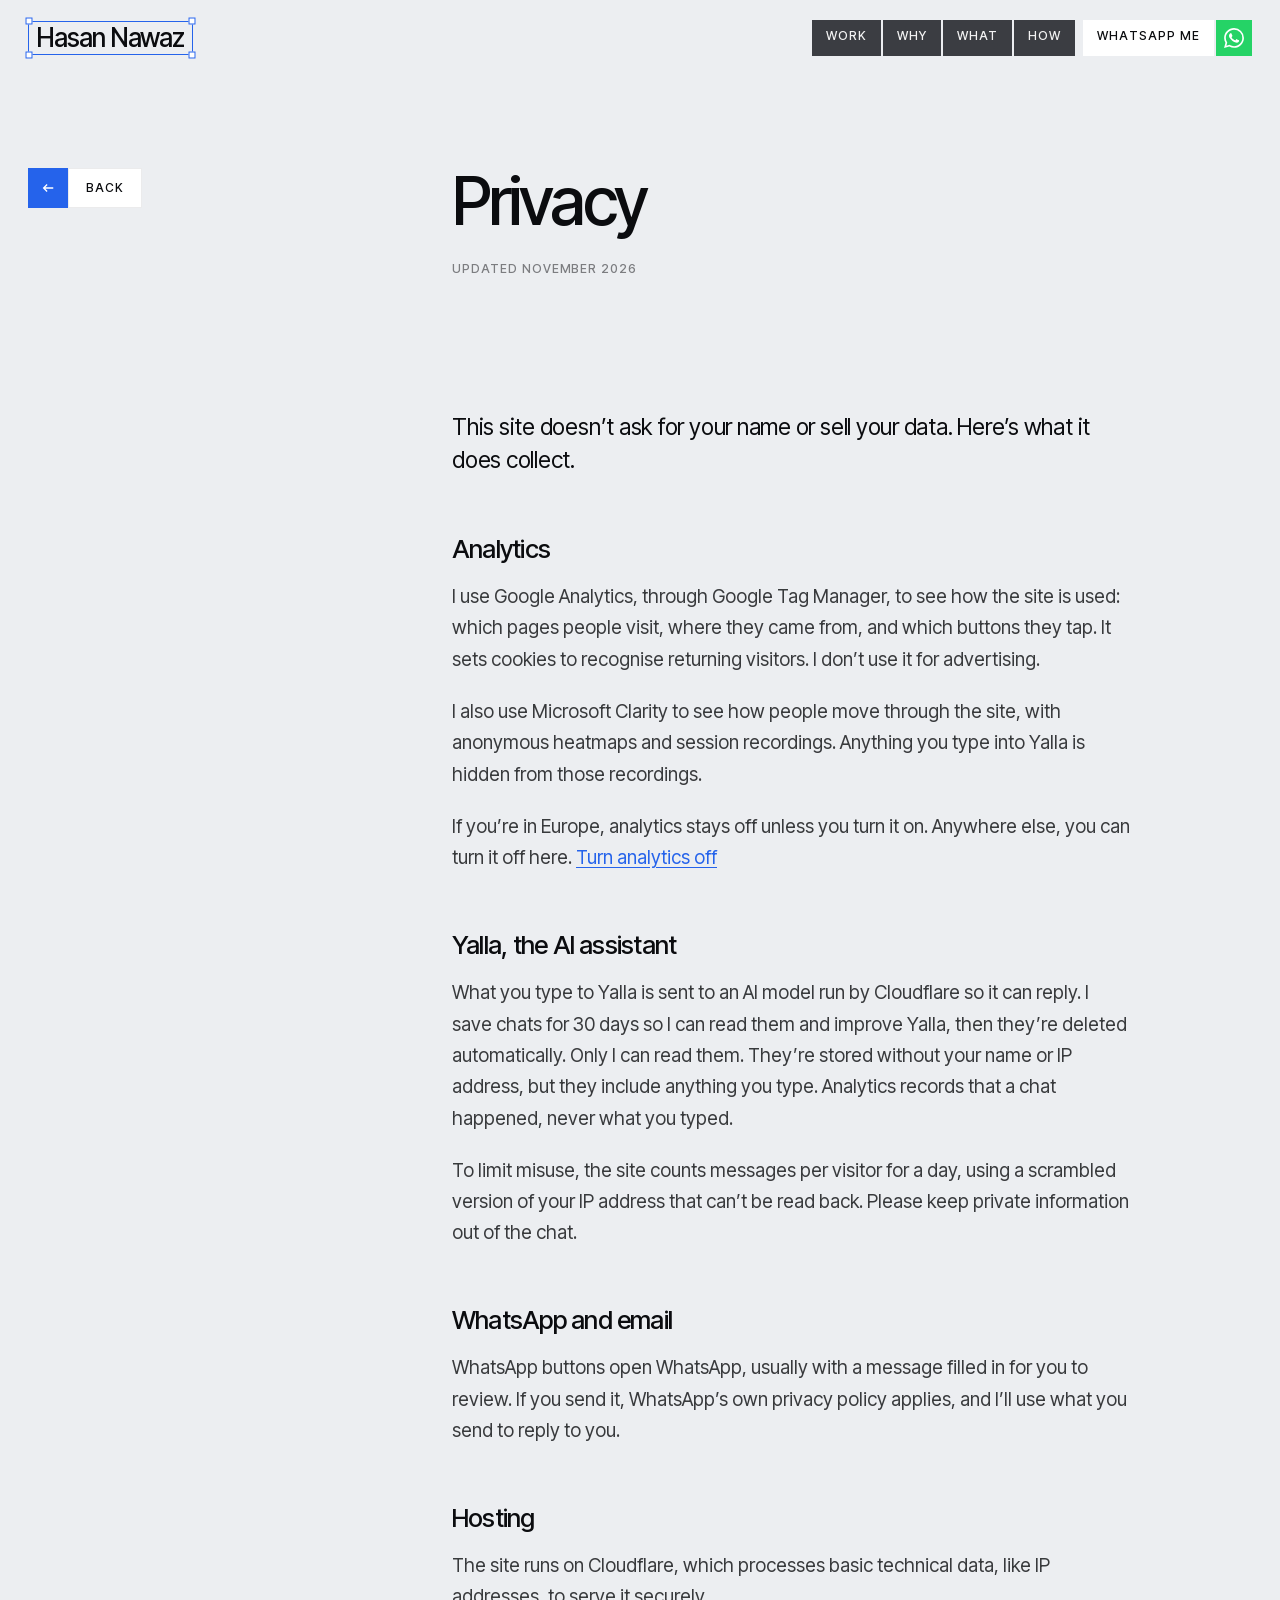
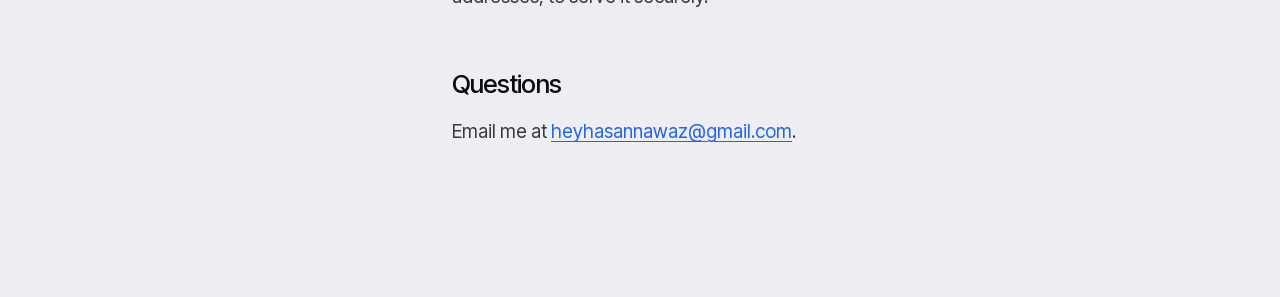
<file: privacy.html>
<!doctype html>
<html lang="en">
<head>
  <meta charset="utf-8">
  <meta name="viewport" content="width=device-width, initial-scale=1, viewport-fit=cover">
  <title>Privacy | Hasan Nawaz</title>
  <meta name="description" content="What hasannawaz.com collects, why, and your choices.">
  <meta name="robots" content="noindex">
  <meta name="theme-color" content="#eceef1">
  <link rel="icon" href="/favicon.ico" sizes="48x48">
  <link rel="icon" href="/assets/favicon.svg" type="image/svg+xml">
  <link rel="stylesheet" href="styles.css">
  <link rel="preload" href="assets/fonts/inter-tight-v9-latin.woff2" as="font" type="font/woff2" crossorigin>
</head>
<body class="article-page">
  <header class="nav on-light" data-nav>
    <a class="logo intro" style="--d:.1s" href="index.html" aria-label="Hasan Nawaz, home">
      <!-- The logo: the name in Inter Tight 500, selected like a layer in Figma: the same blue box and
           handles as the first-visit blueprint intro (DESIGN.md §6). Live text, so it follows the nav colour -->
      <span class="logo-word" aria-hidden="true"><b>Hasan Nawaz</b><i></i><i></i><i></i><i></i></span>
    </a>

    <nav class="nav-links" aria-label="Primary">
      <a class="pill intro" style="--d:.18s" href="index.html#work" data-roll-host><span data-roll>Work</span></a>
      <a class="pill intro" style="--d:.22s" href="index.html#why" data-roll-host><span data-roll>Why</span></a>
      <a class="pill intro" style="--d:.26s" href="index.html#services" data-roll-host><span data-roll>What</span></a>
      <a class="pill intro" style="--d:.30s" href="index.html#process" data-roll-host><span data-roll>How</span></a>
      <a class="nav-cta intro" style="--d:.34s" href="https://wa.me/971547945306?text=Hi%20Hasan%2C%20can%20we%20talk%3F" target="_blank" rel="noopener" data-roll-host><span class="pill pill--light"><span data-roll>WhatsApp me</span></span><span class="ico ico--wa" aria-hidden="true"><svg viewBox="0 0 24 24" aria-hidden="true"><path d="M17.472 14.382c-.297-.149-1.758-.867-2.03-.967-.273-.099-.471-.148-.67.15-.197.297-.767.966-.94 1.164-.173.199-.347.223-.644.075-.297-.15-1.255-.463-2.39-1.475-.883-.788-1.48-1.761-1.653-2.059-.173-.297-.018-.458.13-.606.134-.133.298-.347.446-.52.149-.174.198-.298.298-.497.099-.198.05-.371-.025-.52-.075-.149-.669-1.612-.916-2.207-.242-.579-.487-.5-.669-.51-.173-.008-.371-.01-.57-.01-.198 0-.52.074-.792.372-.272.297-1.04 1.016-1.04 2.479 0 1.462 1.065 2.875 1.213 3.074.149.198 2.096 3.2 5.077 4.487.709.306 1.262.489 1.694.625.712.227 1.36.195 1.871.118.571-.085 1.758-.719 2.006-1.413.248-.694.248-1.289.173-1.413-.074-.124-.272-.198-.57-.347m-5.421 7.403h-.004a9.87 9.87 0 01-5.031-1.378l-.361-.214-3.741.982.998-3.648-.235-.374a9.86 9.86 0 01-1.51-5.26c.001-5.45 4.436-9.884 9.888-9.884 2.64 0 5.122 1.03 6.988 2.898a9.825 9.825 0 012.893 6.994c-.003 5.45-4.437 9.884-9.885 9.884m8.413-18.297A11.815 11.815 0 0012.05 0C5.495 0 .16 5.335.157 11.892c0 2.096.547 4.142 1.588 5.945L.057 24l6.305-1.654a11.882 11.882 0 005.683 1.448h.005c6.554 0 11.89-5.335 11.893-11.893a11.821 11.821 0 00-3.48-8.413Z"/></svg></span></a>
    </nav>

    <button class="pill menu-btn intro" style="--d:.2s" type="button" aria-expanded="false" aria-controls="menu" data-menu-btn>
      <span data-menu-label>Menu</span>
    </button>
  </header>

  <div class="menu" id="menu" data-menu hidden>
    <a href="index.html#work">Work</a>
    <a href="index.html#why">Why me</a>
    <a href="index.html#services">What I do</a>
    <a href="index.html#process">How I work</a>
    <a class="menu-cta" href="https://wa.me/971547945306?text=Hi%20Hasan%2C%20can%20we%20talk%3F" target="_blank" rel="noopener">WhatsApp me</a>
  </div>

  <main class="article">
    <header class="art-head">
      <a class="btn art-back" href="index.html"><span class="ico ico--back" aria-hidden="true"><svg viewBox="0 0 16 16"><path d="M14 8H3M7 4L3 8l4 4"/></svg></span><span class="btn-label">Back</span></a>
      <div class="art-titles">
        <h1 class="art-title">Privacy</h1>
        <p class="label art-meta">Updated November 2026</p>
      </div>
    </header>

    <div class="art-body">
      <aside class="art-aside"></aside>
      <article class="prose">
        <p>This site doesn’t ask for your name or sell your data. Here’s what it does collect.</p>
        <h2>Analytics</h2>
        <p>I use Google Analytics, through Google Tag Manager, to see how the site is used: which pages people visit, where they came from, and which buttons they tap. It sets cookies to recognise returning visitors. I don’t use it for advertising.</p>
        <p>I also use Microsoft Clarity to see how people move through the site, with anonymous heatmaps and session recordings. Anything you type into Yalla is hidden from those recordings.</p>
        <p>If you’re in Europe, analytics stays off unless you turn it on. Anywhere else, you can turn it off here. <button type="button" data-consent-toggle>Turn analytics off</button></p>
        <h2>Yalla, the AI assistant</h2>
        <p>What you type to Yalla is sent to an AI model run by Cloudflare so it can reply. I save chats for 30 days so I can read them and improve Yalla, then they’re deleted automatically. Only I can read them. They’re stored without your name or IP address, but they include anything you type. Analytics records that a chat happened, never what you typed.</p>
        <p>To limit misuse, the site counts messages per visitor for a day, using a scrambled version of your IP address that can’t be read back. Please keep private information out of the chat.</p>
        <h2>WhatsApp and email</h2>
        <p>WhatsApp buttons open WhatsApp, usually with a message filled in for you to review. If you send it, WhatsApp’s own privacy policy applies, and I’ll use what you send to reply to you.</p>
        <h2>Hosting</h2>
        <p>The site runs on Cloudflare, which processes basic technical data, like IP addresses, to serve it securely.</p>
        <h2>Questions</h2>
        <p>Email me at <a href="mailto:heyhasannawaz@gmail.com">heyhasannawaz@gmail.com</a>.</p>
      </article>
    </div>
  </main>

  <script src="js/analytics.js"></script>
  <script src="js/ui.js"></script>
  <script>window.HC.initRolls(); window.HC.initMenu(); window.HC.initBento();</script>
</body>
</html>
</file>
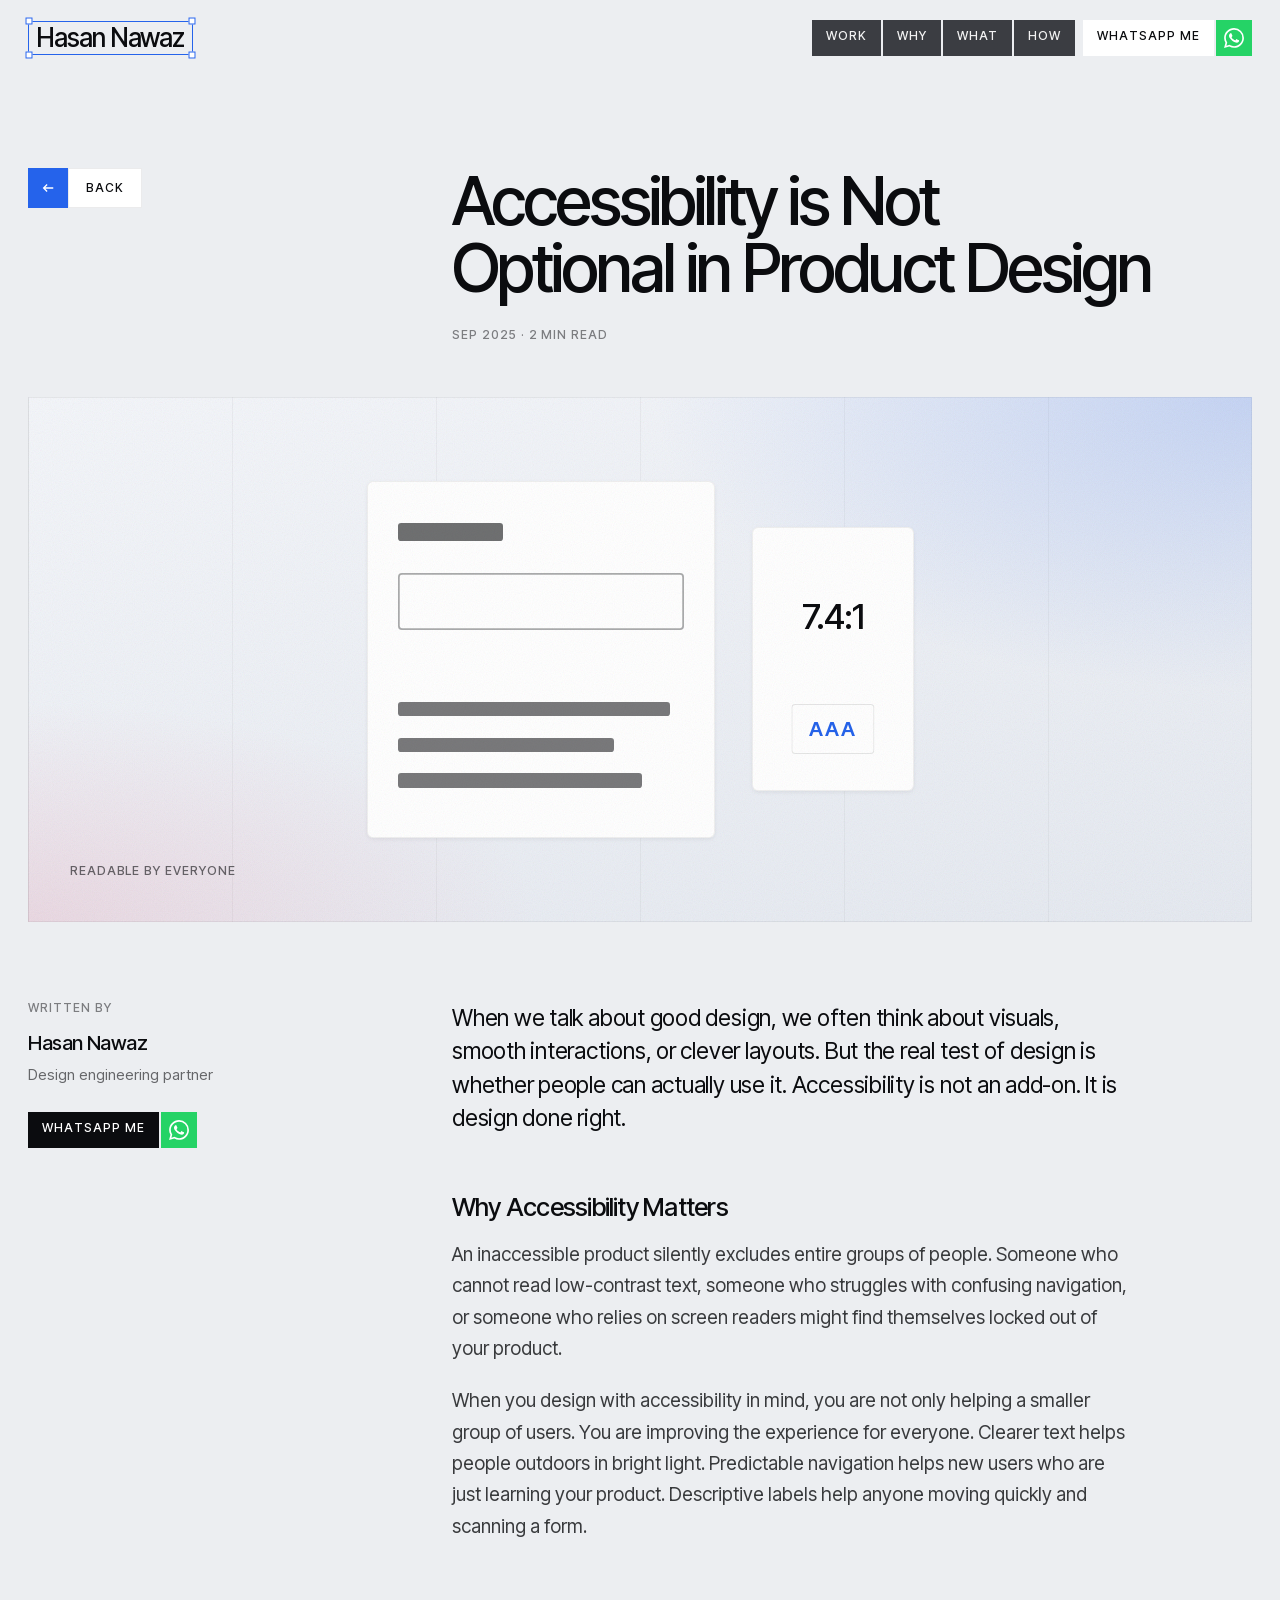
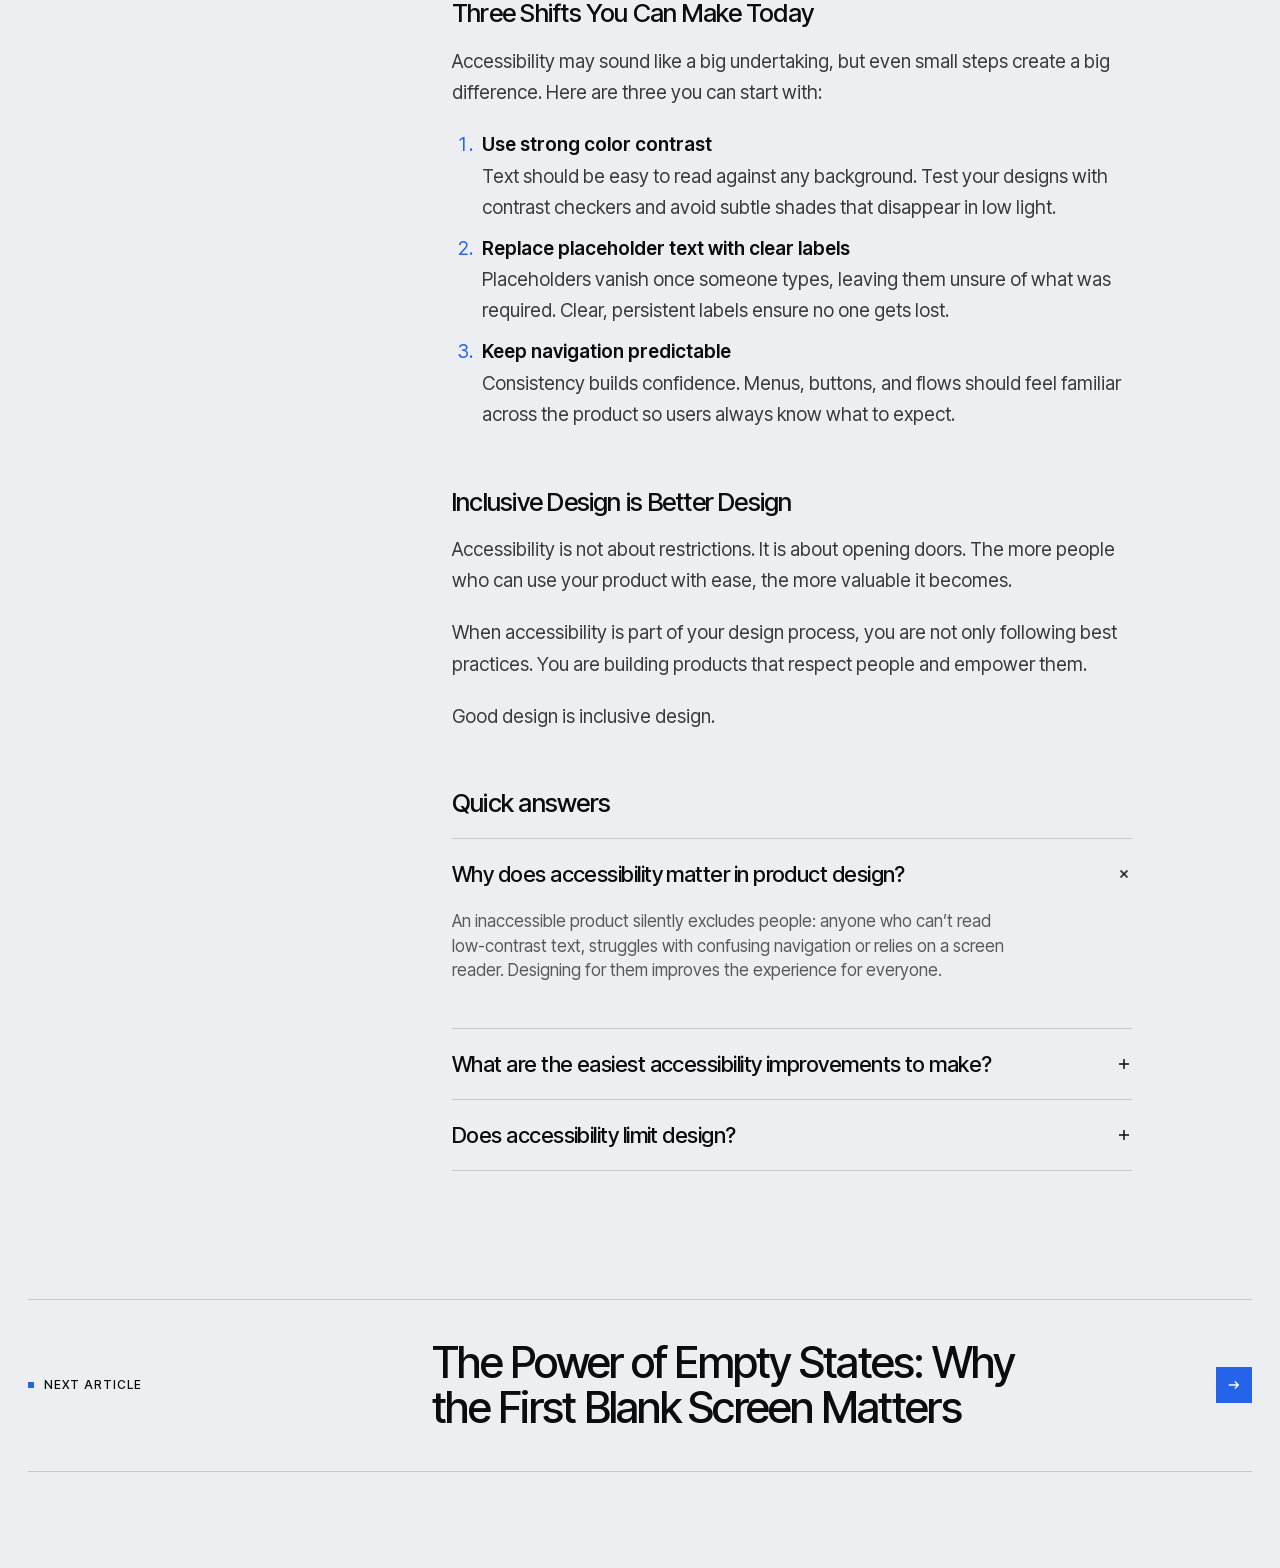
<file: thoughts/accessibility.html>
<!doctype html>
<html lang="en">
<head>
  <meta charset="utf-8">
  <meta name="viewport" content="width=device-width, initial-scale=1, viewport-fit=cover">
  <title>Accessibility is Not Optional in Product Design | Hasan Nawaz</title>
  <meta name="description" content="When we talk about good design, we often think about visuals, smooth interactions, or clever layouts. But the real test of design is whether people can…">
  <link rel="canonical" href="https://hasannawaz.com/thoughts/accessibility">
  <meta property="og:url" content="https://hasannawaz.com/thoughts/accessibility">
  <meta property="og:type" content="article">
  <meta property="article:published_time" content="2025-09-02">
  <meta property="og:site_name" content="Hasan Nawaz">
  <meta property="og:title" content="Accessibility is Not Optional in Product Design | Hasan Nawaz">
  <meta property="og:description" content="When we talk about good design, we often think about visuals, smooth interactions, or clever layouts. But the real test of design is whether people can…">
  <meta property="og:image" content="https://hasannawaz.com/assets/og/accessibility.jpg?v=2">
  <meta property="og:image:alt" content="Accessibility is Not Optional in Product Design, by Hasan Nawaz">
  <meta property="og:image:width" content="1200">
  <meta property="og:image:height" content="630">
  <meta name="twitter:card" content="summary_large_image">
  <meta name="twitter:image" content="https://hasannawaz.com/assets/og/accessibility.jpg?v=2">
  <meta name="theme-color" content="#eceef1">
  <link rel="icon" href="../favicon.ico" sizes="48x48">
  <link rel="icon" href="../assets/favicon.svg" type="image/svg+xml">
  <link rel="apple-touch-icon" href="../assets/apple-touch-icon.png">
  <script type="application/ld+json">{"@context": "https://schema.org", "@graph": [{"@type": "BlogPosting", "headline": "Accessibility is Not Optional in Product Design", "description": "When we talk about good design, we often think about visuals, smooth interactions, or clever layouts. But the real test of design is whether people can…", "url": "https://hasannawaz.com/thoughts/accessibility", "mainEntityOfPage": "https://hasannawaz.com/thoughts/accessibility", "image": "https://hasannawaz.com/assets/og/accessibility.jpg", "datePublished": "2025-09-02", "inLanguage": "en", "author": {"@type": "Person", "@id": "https://hasannawaz.com/#hasan", "name": "Hasan Nawaz", "url": "https://hasannawaz.com/"}, "publisher": {"@type": "Person", "@id": "https://hasannawaz.com/#hasan", "name": "Hasan Nawaz", "url": "https://hasannawaz.com/"}}, {"@type": "BreadcrumbList", "itemListElement": [{"@type": "ListItem", "position": 1, "name": "Hasan Nawaz", "item": "https://hasannawaz.com/"}, {"@type": "ListItem", "position": 2, "name": "Accessibility is Not Optional in Product Design", "item": "https://hasannawaz.com/thoughts/accessibility"}]}, {"@type": "FAQPage", "mainEntity": [{"@type": "Question", "name": "Why does accessibility matter in product design?", "acceptedAnswer": {"@type": "Answer", "text": "An inaccessible product silently excludes people: anyone who can’t read low-contrast text, struggles with confusing navigation or relies on a screen reader. Designing for them improves the experience for everyone."}}, {"@type": "Question", "name": "What are the easiest accessibility improvements to make?", "acceptedAnswer": {"@type": "Answer", "text": "Use strong colour contrast, replace placeholder text with clear labels that stay visible, and keep navigation predictable across the product."}}, {"@type": "Question", "name": "Does accessibility limit design?", "acceptedAnswer": {"@type": "Answer", "text": "No. It opens doors. The more people who can use your product with ease, the more valuable it becomes."}}]}]}</script>
  <link rel="stylesheet" href="../styles.css">
  <link rel="preload" href="../assets/fonts/inter-tight-v9-latin.woff2" as="font" type="font/woff2" crossorigin>
</head>
<body class="article-page">
  <!-- Generated by scripts/build-articles.py from the Medium feed. Edit the script, not this file. -->

  <header class="nav on-light" data-nav>
    <a class="logo intro" style="--d:.1s" href="../index.html" aria-label="Hasan Nawaz, home">
      <!-- The logo: the name in Inter Tight 500, selected like a layer in Figma: the same blue box and
           handles as the first-visit blueprint intro (DESIGN.md §6). Live text, so it follows the nav colour -->
      <span class="logo-word" aria-hidden="true"><b>Hasan Nawaz</b><i></i><i></i><i></i><i></i></span>
    </a>

    <nav class="nav-links" aria-label="Primary">
      <a class="pill intro" style="--d:.18s" href="../index.html#work" data-roll-host><span data-roll>Work</span></a>
      <a class="pill intro" style="--d:.22s" href="../index.html#why" data-roll-host><span data-roll>Why</span></a>
      <a class="pill intro" style="--d:.26s" href="../index.html#services" data-roll-host><span data-roll>What</span></a>
      <a class="pill intro" style="--d:.30s" href="../index.html#process" data-roll-host><span data-roll>How</span></a>
      <a class="nav-cta intro" style="--d:.34s" href="https://wa.me/971547945306?text=Hi%20Hasan%2C%20can%20we%20talk%3F" target="_blank" rel="noopener" data-roll-host><span class="pill pill--light"><span data-roll>WhatsApp me</span></span><span class="ico ico--wa" aria-hidden="true"><svg viewBox="0 0 24 24" aria-hidden="true"><path d="M17.472 14.382c-.297-.149-1.758-.867-2.03-.967-.273-.099-.471-.148-.67.15-.197.297-.767.966-.94 1.164-.173.199-.347.223-.644.075-.297-.15-1.255-.463-2.39-1.475-.883-.788-1.48-1.761-1.653-2.059-.173-.297-.018-.458.13-.606.134-.133.298-.347.446-.52.149-.174.198-.298.298-.497.099-.198.05-.371-.025-.52-.075-.149-.669-1.612-.916-2.207-.242-.579-.487-.5-.669-.51-.173-.008-.371-.01-.57-.01-.198 0-.52.074-.792.372-.272.297-1.04 1.016-1.04 2.479 0 1.462 1.065 2.875 1.213 3.074.149.198 2.096 3.2 5.077 4.487.709.306 1.262.489 1.694.625.712.227 1.36.195 1.871.118.571-.085 1.758-.719 2.006-1.413.248-.694.248-1.289.173-1.413-.074-.124-.272-.198-.57-.347m-5.421 7.403h-.004a9.87 9.87 0 01-5.031-1.378l-.361-.214-3.741.982.998-3.648-.235-.374a9.86 9.86 0 01-1.51-5.26c.001-5.45 4.436-9.884 9.888-9.884 2.64 0 5.122 1.03 6.988 2.898a9.825 9.825 0 012.893 6.994c-.003 5.45-4.437 9.884-9.885 9.884m8.413-18.297A11.815 11.815 0 0012.05 0C5.495 0 .16 5.335.157 11.892c0 2.096.547 4.142 1.588 5.945L.057 24l6.305-1.654a11.882 11.882 0 005.683 1.448h.005c6.554 0 11.89-5.335 11.893-11.893a11.821 11.821 0 00-3.48-8.413Z"/></svg></span></a>
    </nav>

    <button class="pill menu-btn intro" style="--d:.2s" type="button" aria-expanded="false" aria-controls="menu" data-menu-btn>
      <span data-menu-label>Menu</span>
    </button>
  </header>

  <div class="menu" id="menu" data-menu hidden>
    <a href="../index.html#work">Work</a>
    <a href="../index.html#why">Why me</a>
    <a href="../index.html#services">What I do</a>
    <a href="../index.html#process">How I work</a>
    <a class="menu-cta" href="https://wa.me/971547945306?text=Hi%20Hasan%2C%20can%20we%20talk%3F" target="_blank" rel="noopener">WhatsApp me</a>
  </div>

  <main class="article">
    <header class="art-head">
      <a class="btn art-back" href="../index.html#thought-leadership"><span class="ico ico--back" aria-hidden="true"><svg viewBox="0 0 16 16"><path d="M14 8H3M7 4L3 8l4 4"/></svg></span><span class="btn-label">Back</span></a>
      <div class="art-titles">
        <h1 class="art-title">Accessibility is Not Optional in Product Design</h1>
        <p class="label art-meta"><time datetime="2025-09-02">Sep 2025</time> · 2 min read</p>
      </div>
    </header>

    <div class="cover cover--1 art-cover" aria-hidden="true" data-play><span class="cover-stage"><span class="cv cv--accessibility"><i class="cv-card ax-form"><i class="ax-field"></i><i class="ax-label"></i><i class="ax-line" style="top:62%"></i><i class="ax-line" style="top:72%;width:62%"></i><i class="ax-line" style="top:82%;width:70%"></i></i><i class="cv-card ax-read"><b class="ax-r1">2.1:1</b><b class="ax-r2">7.4:1</b><i class="cv-chip ax-pass"><b class="ax-c1">Fail</b><b class="ax-c2">AAA</b></i></i><i class="cv-cur"></i></span></span><span class="label cover-cap">Readable by everyone</span></div>

    <div class="art-body">
      <aside class="art-aside">
        <p class="label art-aside-label">Written by</p>
        <p class="art-author">Hasan Nawaz</p>
        <p class="art-role">Design engineering partner</p>
        <a class="art-cta" href="https://wa.me/971547945306?text=Hi%20Hasan%2C%20can%20we%20talk%3F" target="_blank" rel="noopener" data-roll-host><span class="pill pill--light"><span data-roll>WhatsApp me</span></span><span class="ico ico--wa" aria-hidden="true"><svg viewBox="0 0 24 24" aria-hidden="true"><path d="M17.472 14.382c-.297-.149-1.758-.867-2.03-.967-.273-.099-.471-.148-.67.15-.197.297-.767.966-.94 1.164-.173.199-.347.223-.644.075-.297-.15-1.255-.463-2.39-1.475-.883-.788-1.48-1.761-1.653-2.059-.173-.297-.018-.458.13-.606.134-.133.298-.347.446-.52.149-.174.198-.298.298-.497.099-.198.05-.371-.025-.52-.075-.149-.669-1.612-.916-2.207-.242-.579-.487-.5-.669-.51-.173-.008-.371-.01-.57-.01-.198 0-.52.074-.792.372-.272.297-1.04 1.016-1.04 2.479 0 1.462 1.065 2.875 1.213 3.074.149.198 2.096 3.2 5.077 4.487.709.306 1.262.489 1.694.625.712.227 1.36.195 1.871.118.571-.085 1.758-.719 2.006-1.413.248-.694.248-1.289.173-1.413-.074-.124-.272-.198-.57-.347m-5.421 7.403h-.004a9.87 9.87 0 01-5.031-1.378l-.361-.214-3.741.982.998-3.648-.235-.374a9.86 9.86 0 01-1.51-5.26c.001-5.45 4.436-9.884 9.888-9.884 2.64 0 5.122 1.03 6.988 2.898a9.825 9.825 0 012.893 6.994c-.003 5.45-4.437 9.884-9.885 9.884m8.413-18.297A11.815 11.815 0 0012.05 0C5.495 0 .16 5.335.157 11.892c0 2.096.547 4.142 1.588 5.945L.057 24l6.305-1.654a11.882 11.882 0 005.683 1.448h.005c6.554 0 11.89-5.335 11.893-11.893a11.821 11.821 0 00-3.48-8.413Z"/></svg></span></a>
      </aside>
      <article class="prose">
        <p>When we talk about good design, we often think about visuals, smooth interactions, or clever layouts. But the real test of design is whether people can actually use it. Accessibility is not an add-on. It is design done right.</p><h2>Why Accessibility Matters</h2><p>An inaccessible product silently excludes entire groups of people. Someone who cannot read low-contrast text, someone who struggles with confusing navigation, or someone who relies on screen readers might find themselves locked out of your product.</p><p>When you design with accessibility in mind, you are not only helping a smaller group of users. You are improving the experience for everyone. Clearer text helps people outdoors in bright light. Predictable navigation helps new users who are just learning your product. Descriptive labels help anyone moving quickly and scanning a form.</p><h2>Three Shifts You Can Make Today</h2><p>Accessibility may sound like a big undertaking, but even small steps create a big difference. Here are three you can start with:</p><ol><li><strong>Use strong color contrast</strong><br>Text should be easy to read against any background. Test your designs with contrast checkers and avoid subtle shades that disappear in low light.</li><li><strong>Replace placeholder text with clear labels</strong><br>Placeholders vanish once someone types, leaving them unsure of what was required. Clear, persistent labels ensure no one gets lost.</li><li><strong>Keep navigation predictable</strong><br>Consistency builds confidence. Menus, buttons, and flows should feel familiar across the product so users always know what to expect.</li></ol><h2>Inclusive Design is Better Design</h2><p>Accessibility is not about restrictions. It is about opening doors. The more people who can use your product with ease, the more valuable it becomes.</p><p>When accessibility is part of your design process, you are not only following best practices. You are building products that respect people and empower them.</p><p>Good design is inclusive design.</p>
        <section class="art-faq" aria-labelledby="art-faq-title">
          <h2 id="art-faq-title">Quick answers</h2>
          <div class="faq-list">
          <details class="faq-item" open><summary><h3 class="faq-q">Why does accessibility matter in product design?</h3><svg viewBox="0 0 16 16" aria-hidden="true"><path d="M8 3v10M3 8h10"/></svg></summary><p class="faq-a">An inaccessible product silently excludes people: anyone who can’t read low-contrast text, struggles with confusing navigation or relies on a screen reader. Designing for them improves the experience for everyone.</p></details>
          <details class="faq-item"><summary><h3 class="faq-q">What are the easiest accessibility improvements to make?</h3><svg viewBox="0 0 16 16" aria-hidden="true"><path d="M8 3v10M3 8h10"/></svg></summary><p class="faq-a">Use strong colour contrast, replace placeholder text with clear labels that stay visible, and keep navigation predictable across the product.</p></details>
          <details class="faq-item"><summary><h3 class="faq-q">Does accessibility limit design?</h3><svg viewBox="0 0 16 16" aria-hidden="true"><path d="M8 3v10M3 8h10"/></svg></summary><p class="faq-a">No. It opens doors. The more people who can use your product with ease, the more valuable it becomes.</p></details>
          </div>
        </section>
      </article>
    </div>

    <a class="art-next" href="empty-states.html" data-roll-host>
      <span class="label art-next-label"><span class="sq"></span>Next article</span>
      <span class="art-next-title">The Power of Empty States: Why the First Blank Screen Matters</span>
      <span class="ico" aria-hidden="true"><svg viewBox="0 0 16 16"><path d="M2 8h11M9 4l4 4-4 4"/></svg><svg viewBox="0 0 16 16"><path d="M2 8h11M9 4l4 4-4 4"/></svg></span>
    </a>
  </main>

  <script src="../js/analytics.js"></script>
  <script src="../js/ui.js"></script>
  <script>window.HC.initRolls(); window.HC.initMenu(); window.HC.initBento();</script>
  <!-- WhatsApp, always a thumb away -->
</body>
</html>
</file>
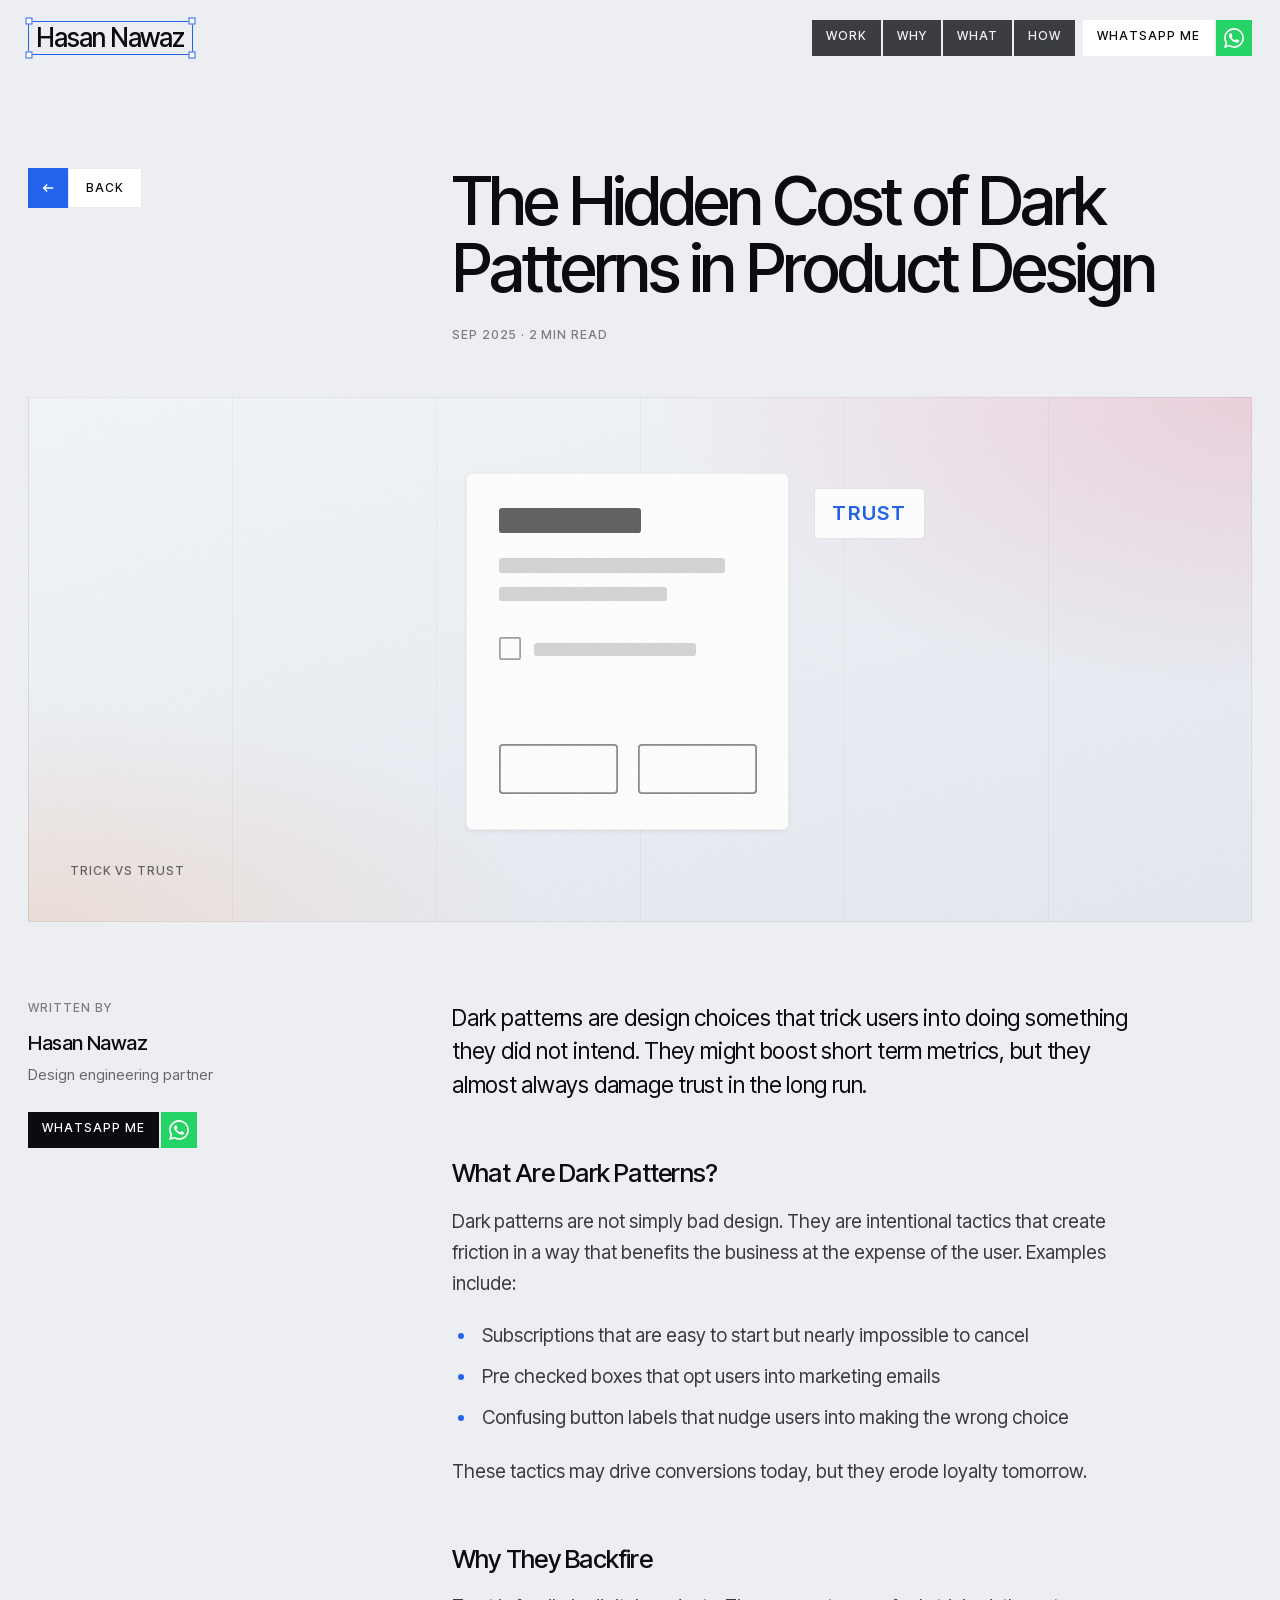
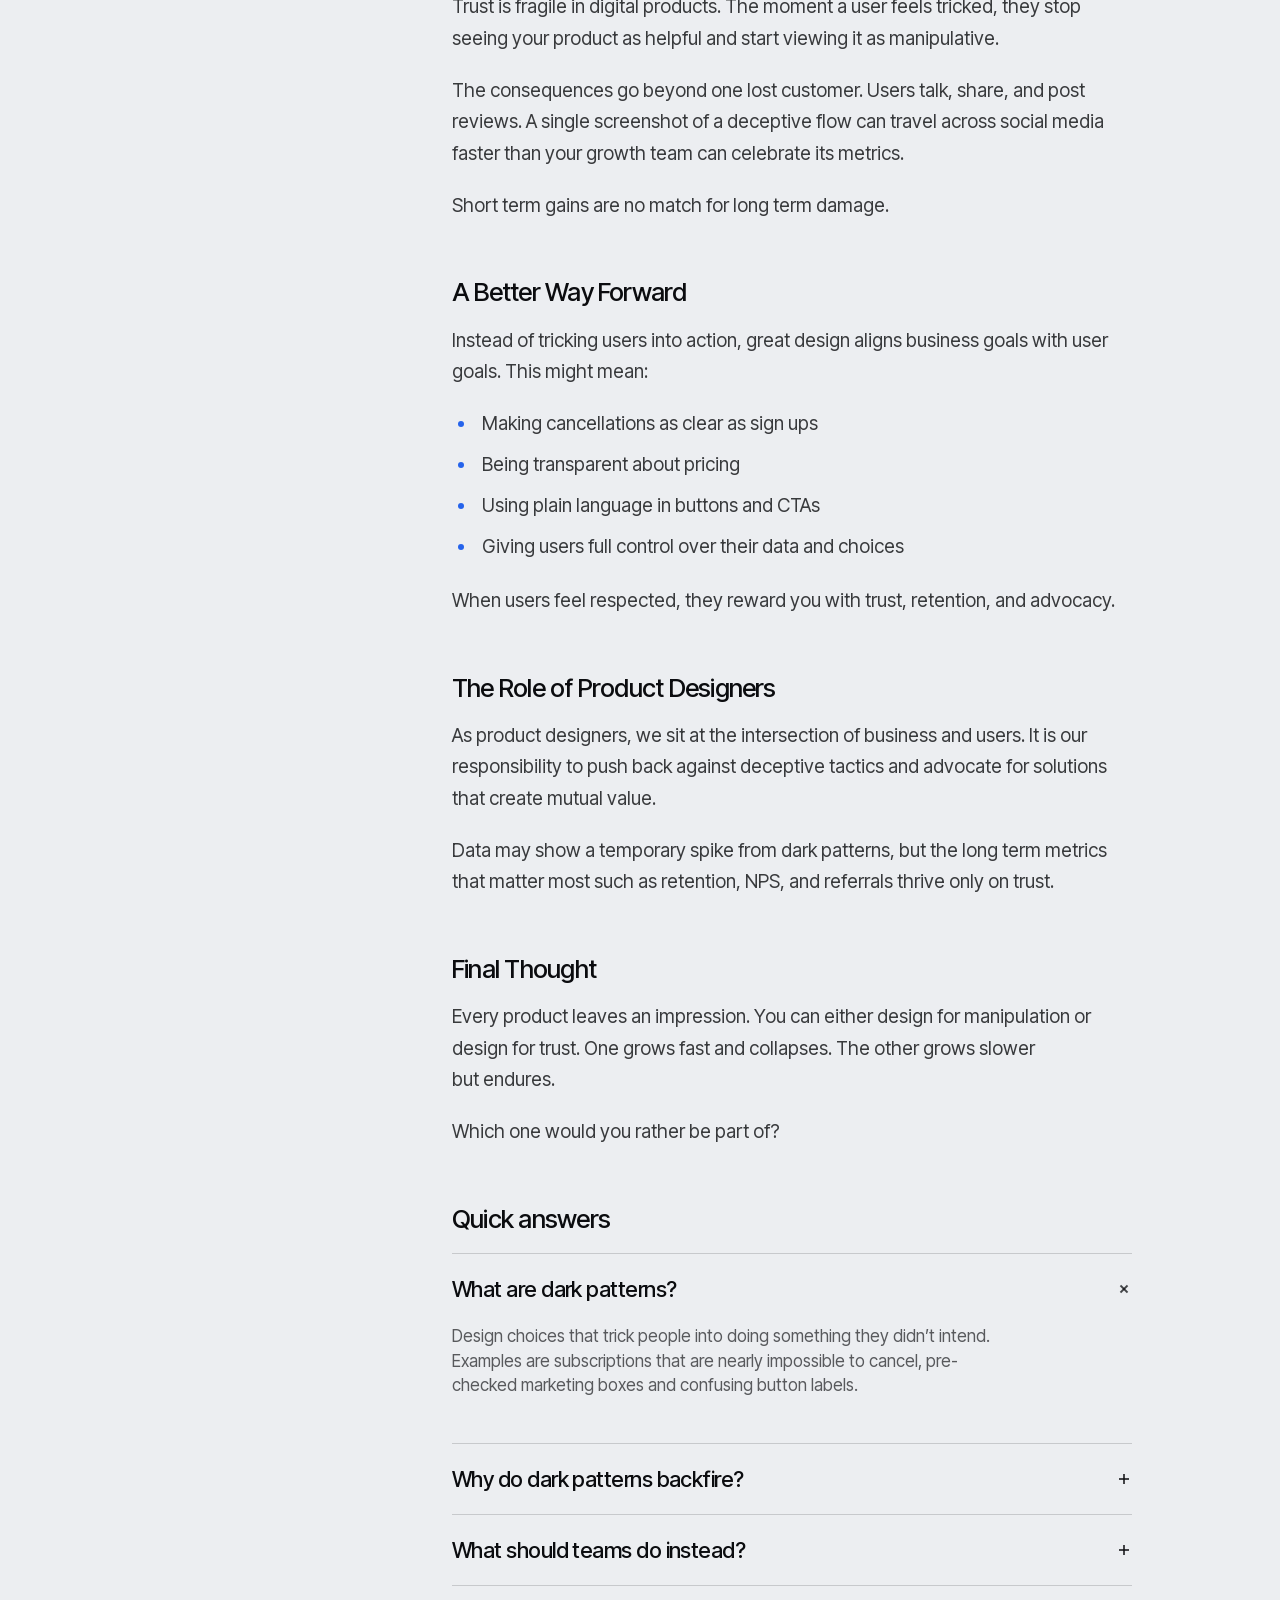
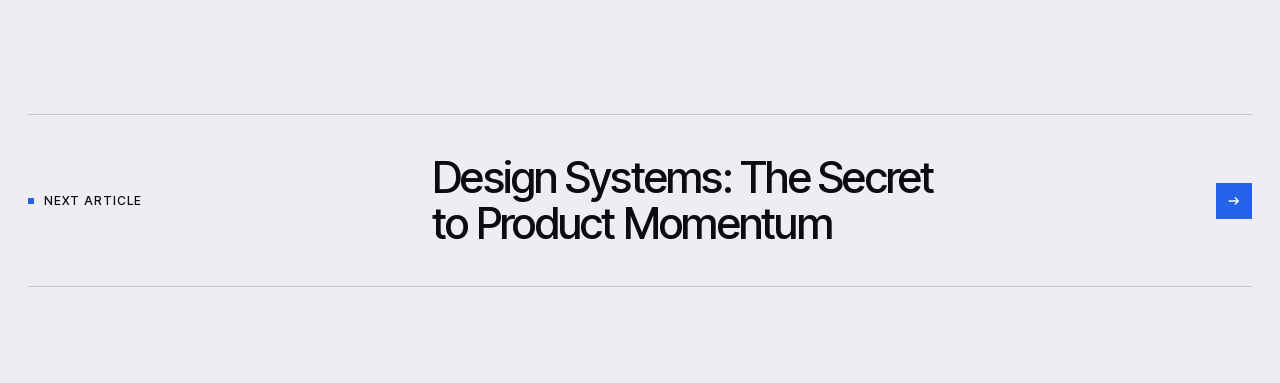
<file: thoughts/dark-patterns.html>
<!doctype html>
<html lang="en">
<head>
  <meta charset="utf-8">
  <meta name="viewport" content="width=device-width, initial-scale=1, viewport-fit=cover">
  <title>The Hidden Cost of Dark Patterns in Product Design | Hasan Nawaz</title>
  <meta name="description" content="Dark patterns are design choices that trick users into doing something they did not intend. They might boost short term metrics, but they almost always…">
  <link rel="canonical" href="https://hasannawaz.com/thoughts/dark-patterns">
  <meta property="og:url" content="https://hasannawaz.com/thoughts/dark-patterns">
  <meta property="og:type" content="article">
  <meta property="article:published_time" content="2025-09-11">
  <meta property="og:site_name" content="Hasan Nawaz">
  <meta property="og:title" content="The Hidden Cost of Dark Patterns in Product Design | Hasan Nawaz">
  <meta property="og:description" content="Dark patterns are design choices that trick users into doing something they did not intend. They might boost short term metrics, but they almost always…">
  <meta property="og:image" content="https://hasannawaz.com/assets/og/dark-patterns.jpg?v=2">
  <meta property="og:image:alt" content="The Hidden Cost of Dark Patterns in Product Design, by Hasan Nawaz">
  <meta property="og:image:width" content="1200">
  <meta property="og:image:height" content="630">
  <meta name="twitter:card" content="summary_large_image">
  <meta name="twitter:image" content="https://hasannawaz.com/assets/og/dark-patterns.jpg?v=2">
  <meta name="theme-color" content="#eceef1">
  <link rel="icon" href="../favicon.ico" sizes="48x48">
  <link rel="icon" href="../assets/favicon.svg" type="image/svg+xml">
  <link rel="apple-touch-icon" href="../assets/apple-touch-icon.png">
  <script type="application/ld+json">{"@context": "https://schema.org", "@graph": [{"@type": "BlogPosting", "headline": "The Hidden Cost of Dark Patterns in Product Design", "description": "Dark patterns are design choices that trick users into doing something they did not intend. They might boost short term metrics, but they almost always…", "url": "https://hasannawaz.com/thoughts/dark-patterns", "mainEntityOfPage": "https://hasannawaz.com/thoughts/dark-patterns", "image": "https://hasannawaz.com/assets/og/dark-patterns.jpg", "datePublished": "2025-09-11", "inLanguage": "en", "author": {"@type": "Person", "@id": "https://hasannawaz.com/#hasan", "name": "Hasan Nawaz", "url": "https://hasannawaz.com/"}, "publisher": {"@type": "Person", "@id": "https://hasannawaz.com/#hasan", "name": "Hasan Nawaz", "url": "https://hasannawaz.com/"}}, {"@type": "BreadcrumbList", "itemListElement": [{"@type": "ListItem", "position": 1, "name": "Hasan Nawaz", "item": "https://hasannawaz.com/"}, {"@type": "ListItem", "position": 2, "name": "The Hidden Cost of Dark Patterns in Product Design", "item": "https://hasannawaz.com/thoughts/dark-patterns"}]}, {"@type": "FAQPage", "mainEntity": [{"@type": "Question", "name": "What are dark patterns?", "acceptedAnswer": {"@type": "Answer", "text": "Design choices that trick people into doing something they didn’t intend. Examples are subscriptions that are nearly impossible to cancel, pre-checked marketing boxes and confusing button labels."}}, {"@type": "Question", "name": "Why do dark patterns backfire?", "acceptedAnswer": {"@type": "Answer", "text": "They can lift short-term metrics, but the moment someone feels tricked, the trust is gone. Retention, NPS and referrals only thrive on trust."}}, {"@type": "Question", "name": "What should teams do instead?", "acceptedAnswer": {"@type": "Answer", "text": "Align business goals with user goals. Make cancelling as clear as signing up, be transparent about pricing, use plain language and give people control of their data."}}]}]}</script>
  <link rel="stylesheet" href="../styles.css">
  <link rel="preload" href="../assets/fonts/inter-tight-v9-latin.woff2" as="font" type="font/woff2" crossorigin>
</head>
<body class="article-page">
  <!-- Generated by scripts/build-articles.py from the Medium feed. Edit the script, not this file. -->

  <header class="nav on-light" data-nav>
    <a class="logo intro" style="--d:.1s" href="../index.html" aria-label="Hasan Nawaz, home">
      <!-- The logo: the name in Inter Tight 500, selected like a layer in Figma: the same blue box and
           handles as the first-visit blueprint intro (DESIGN.md §6). Live text, so it follows the nav colour -->
      <span class="logo-word" aria-hidden="true"><b>Hasan Nawaz</b><i></i><i></i><i></i><i></i></span>
    </a>

    <nav class="nav-links" aria-label="Primary">
      <a class="pill intro" style="--d:.18s" href="../index.html#work" data-roll-host><span data-roll>Work</span></a>
      <a class="pill intro" style="--d:.22s" href="../index.html#why" data-roll-host><span data-roll>Why</span></a>
      <a class="pill intro" style="--d:.26s" href="../index.html#services" data-roll-host><span data-roll>What</span></a>
      <a class="pill intro" style="--d:.30s" href="../index.html#process" data-roll-host><span data-roll>How</span></a>
      <a class="nav-cta intro" style="--d:.34s" href="https://wa.me/971547945306?text=Hi%20Hasan%2C%20can%20we%20talk%3F" target="_blank" rel="noopener" data-roll-host><span class="pill pill--light"><span data-roll>WhatsApp me</span></span><span class="ico ico--wa" aria-hidden="true"><svg viewBox="0 0 24 24" aria-hidden="true"><path d="M17.472 14.382c-.297-.149-1.758-.867-2.03-.967-.273-.099-.471-.148-.67.15-.197.297-.767.966-.94 1.164-.173.199-.347.223-.644.075-.297-.15-1.255-.463-2.39-1.475-.883-.788-1.48-1.761-1.653-2.059-.173-.297-.018-.458.13-.606.134-.133.298-.347.446-.52.149-.174.198-.298.298-.497.099-.198.05-.371-.025-.52-.075-.149-.669-1.612-.916-2.207-.242-.579-.487-.5-.669-.51-.173-.008-.371-.01-.57-.01-.198 0-.52.074-.792.372-.272.297-1.04 1.016-1.04 2.479 0 1.462 1.065 2.875 1.213 3.074.149.198 2.096 3.2 5.077 4.487.709.306 1.262.489 1.694.625.712.227 1.36.195 1.871.118.571-.085 1.758-.719 2.006-1.413.248-.694.248-1.289.173-1.413-.074-.124-.272-.198-.57-.347m-5.421 7.403h-.004a9.87 9.87 0 01-5.031-1.378l-.361-.214-3.741.982.998-3.648-.235-.374a9.86 9.86 0 01-1.51-5.26c.001-5.45 4.436-9.884 9.888-9.884 2.64 0 5.122 1.03 6.988 2.898a9.825 9.825 0 012.893 6.994c-.003 5.45-4.437 9.884-9.885 9.884m8.413-18.297A11.815 11.815 0 0012.05 0C5.495 0 .16 5.335.157 11.892c0 2.096.547 4.142 1.588 5.945L.057 24l6.305-1.654a11.882 11.882 0 005.683 1.448h.005c6.554 0 11.89-5.335 11.893-11.893a11.821 11.821 0 00-3.48-8.413Z"/></svg></span></a>
    </nav>

    <button class="pill menu-btn intro" style="--d:.2s" type="button" aria-expanded="false" aria-controls="menu" data-menu-btn>
      <span data-menu-label>Menu</span>
    </button>
  </header>

  <div class="menu" id="menu" data-menu hidden>
    <a href="../index.html#work">Work</a>
    <a href="../index.html#why">Why me</a>
    <a href="../index.html#services">What I do</a>
    <a href="../index.html#process">How I work</a>
    <a class="menu-cta" href="https://wa.me/971547945306?text=Hi%20Hasan%2C%20can%20we%20talk%3F" target="_blank" rel="noopener">WhatsApp me</a>
  </div>

  <main class="article">
    <header class="art-head">
      <a class="btn art-back" href="../index.html#thought-leadership"><span class="ico ico--back" aria-hidden="true"><svg viewBox="0 0 16 16"><path d="M14 8H3M7 4L3 8l4 4"/></svg></span><span class="btn-label">Back</span></a>
      <div class="art-titles">
        <h1 class="art-title">The Hidden Cost of Dark Patterns in Product Design</h1>
        <p class="label art-meta"><time datetime="2025-09-11">Sep 2025</time> · 2 min read</p>
      </div>
    </header>

    <div class="cover cover--2 art-cover" aria-hidden="true" data-play><span class="cover-stage"><span class="cv cv--dark-patterns"><i class="cv-card dk-modal"><i class="dk-trick"><i class="cv-h"></i><i class="cv-l"></i><i class="cv-l cv-l--s"></i><i class="dk-box dk-box--on"></i><i class="dk-opt"></i><i class="cv-btn dk-stay"></i><i class="dk-link"></i></i><i class="dk-trust"><i class="cv-h"></i><i class="cv-l"></i><i class="cv-l cv-l--s"></i><i class="dk-box"></i><i class="dk-opt"></i><i class="dk-eq"></i><i class="dk-eq dk-eq--r"></i></i></i><i class="cv-chip dk-chip"><b class="dk-c1">Trick</b><b class="dk-c2">Trust</b></i><i class="cv-cur"></i></span></span><span class="label cover-cap">Trick vs trust</span></div>

    <div class="art-body">
      <aside class="art-aside">
        <p class="label art-aside-label">Written by</p>
        <p class="art-author">Hasan Nawaz</p>
        <p class="art-role">Design engineering partner</p>
        <a class="art-cta" href="https://wa.me/971547945306?text=Hi%20Hasan%2C%20can%20we%20talk%3F" target="_blank" rel="noopener" data-roll-host><span class="pill pill--light"><span data-roll>WhatsApp me</span></span><span class="ico ico--wa" aria-hidden="true"><svg viewBox="0 0 24 24" aria-hidden="true"><path d="M17.472 14.382c-.297-.149-1.758-.867-2.03-.967-.273-.099-.471-.148-.67.15-.197.297-.767.966-.94 1.164-.173.199-.347.223-.644.075-.297-.15-1.255-.463-2.39-1.475-.883-.788-1.48-1.761-1.653-2.059-.173-.297-.018-.458.13-.606.134-.133.298-.347.446-.52.149-.174.198-.298.298-.497.099-.198.05-.371-.025-.52-.075-.149-.669-1.612-.916-2.207-.242-.579-.487-.5-.669-.51-.173-.008-.371-.01-.57-.01-.198 0-.52.074-.792.372-.272.297-1.04 1.016-1.04 2.479 0 1.462 1.065 2.875 1.213 3.074.149.198 2.096 3.2 5.077 4.487.709.306 1.262.489 1.694.625.712.227 1.36.195 1.871.118.571-.085 1.758-.719 2.006-1.413.248-.694.248-1.289.173-1.413-.074-.124-.272-.198-.57-.347m-5.421 7.403h-.004a9.87 9.87 0 01-5.031-1.378l-.361-.214-3.741.982.998-3.648-.235-.374a9.86 9.86 0 01-1.51-5.26c.001-5.45 4.436-9.884 9.888-9.884 2.64 0 5.122 1.03 6.988 2.898a9.825 9.825 0 012.893 6.994c-.003 5.45-4.437 9.884-9.885 9.884m8.413-18.297A11.815 11.815 0 0012.05 0C5.495 0 .16 5.335.157 11.892c0 2.096.547 4.142 1.588 5.945L.057 24l6.305-1.654a11.882 11.882 0 005.683 1.448h.005c6.554 0 11.89-5.335 11.893-11.893a11.821 11.821 0 00-3.48-8.413Z"/></svg></span></a>
      </aside>
      <article class="prose">
        <p>Dark patterns are design choices that trick users into doing something they did not intend. They might boost short term metrics, but they almost always damage trust in the long run.</p><h2>What Are Dark Patterns?</h2><p>Dark patterns are not simply bad design. They are intentional tactics that create friction in a way that benefits the business at the expense of the user. Examples include:</p><ul><li>Subscriptions that are easy to start but nearly impossible to cancel</li><li>Pre checked boxes that opt users into marketing emails</li><li>Confusing button labels that nudge users into making the wrong choice</li></ul><p>These tactics may drive conversions today, but they erode loyalty tomorrow.</p><h2>Why They Backfire</h2><p>Trust is fragile in digital products. The moment a user feels tricked, they stop seeing your product as helpful and start viewing it as manipulative.</p><p>The consequences go beyond one lost customer. Users talk, share, and post reviews. A single screenshot of a deceptive flow can travel across social media faster than your growth team can celebrate its metrics.</p><p>Short term gains are no match for long term damage.</p><h2>A Better Way Forward</h2><p>Instead of tricking users into action, great design aligns business goals with user goals. This might mean:</p><ul><li>Making cancellations as clear as sign ups</li><li>Being transparent about pricing</li><li>Using plain language in buttons and CTAs</li><li>Giving users full control over their data and choices</li></ul><p>When users feel respected, they reward you with trust, retention, and advocacy.</p><h2>The Role of Product Designers</h2><p>As product designers, we sit at the intersection of business and users. It is our responsibility to push back against deceptive tactics and advocate for solutions that create mutual value.</p><p>Data may show a temporary spike from dark patterns, but the long term metrics that matter most such as retention, NPS, and referrals thrive only on trust.</p><h2>Final Thought</h2><p>Every product leaves an impression. You can either design for manipulation or design for trust. One grows fast and collapses. The other grows slower but endures.</p><p>Which one would you rather be part of?</p>
        <section class="art-faq" aria-labelledby="art-faq-title">
          <h2 id="art-faq-title">Quick answers</h2>
          <div class="faq-list">
          <details class="faq-item" open><summary><h3 class="faq-q">What are dark patterns?</h3><svg viewBox="0 0 16 16" aria-hidden="true"><path d="M8 3v10M3 8h10"/></svg></summary><p class="faq-a">Design choices that trick people into doing something they didn’t intend. Examples are subscriptions that are nearly impossible to cancel, pre-checked marketing boxes and confusing button labels.</p></details>
          <details class="faq-item"><summary><h3 class="faq-q">Why do dark patterns backfire?</h3><svg viewBox="0 0 16 16" aria-hidden="true"><path d="M8 3v10M3 8h10"/></svg></summary><p class="faq-a">They can lift short-term metrics, but the moment someone feels tricked, the trust is gone. Retention, NPS and referrals only thrive on trust.</p></details>
          <details class="faq-item"><summary><h3 class="faq-q">What should teams do instead?</h3><svg viewBox="0 0 16 16" aria-hidden="true"><path d="M8 3v10M3 8h10"/></svg></summary><p class="faq-a">Align business goals with user goals. Make cancelling as clear as signing up, be transparent about pricing, use plain language and give people control of their data.</p></details>
          </div>
        </section>
      </article>
    </div>

    <a class="art-next" href="design-systems.html" data-roll-host>
      <span class="label art-next-label"><span class="sq"></span>Next article</span>
      <span class="art-next-title">Design Systems: The Secret to Product Momentum</span>
      <span class="ico" aria-hidden="true"><svg viewBox="0 0 16 16"><path d="M2 8h11M9 4l4 4-4 4"/></svg><svg viewBox="0 0 16 16"><path d="M2 8h11M9 4l4 4-4 4"/></svg></span>
    </a>
  </main>

  <script src="../js/analytics.js"></script>
  <script src="../js/ui.js"></script>
  <script>window.HC.initRolls(); window.HC.initMenu(); window.HC.initBento();</script>
  <!-- WhatsApp, always a thumb away -->
</body>
</html>
</file>
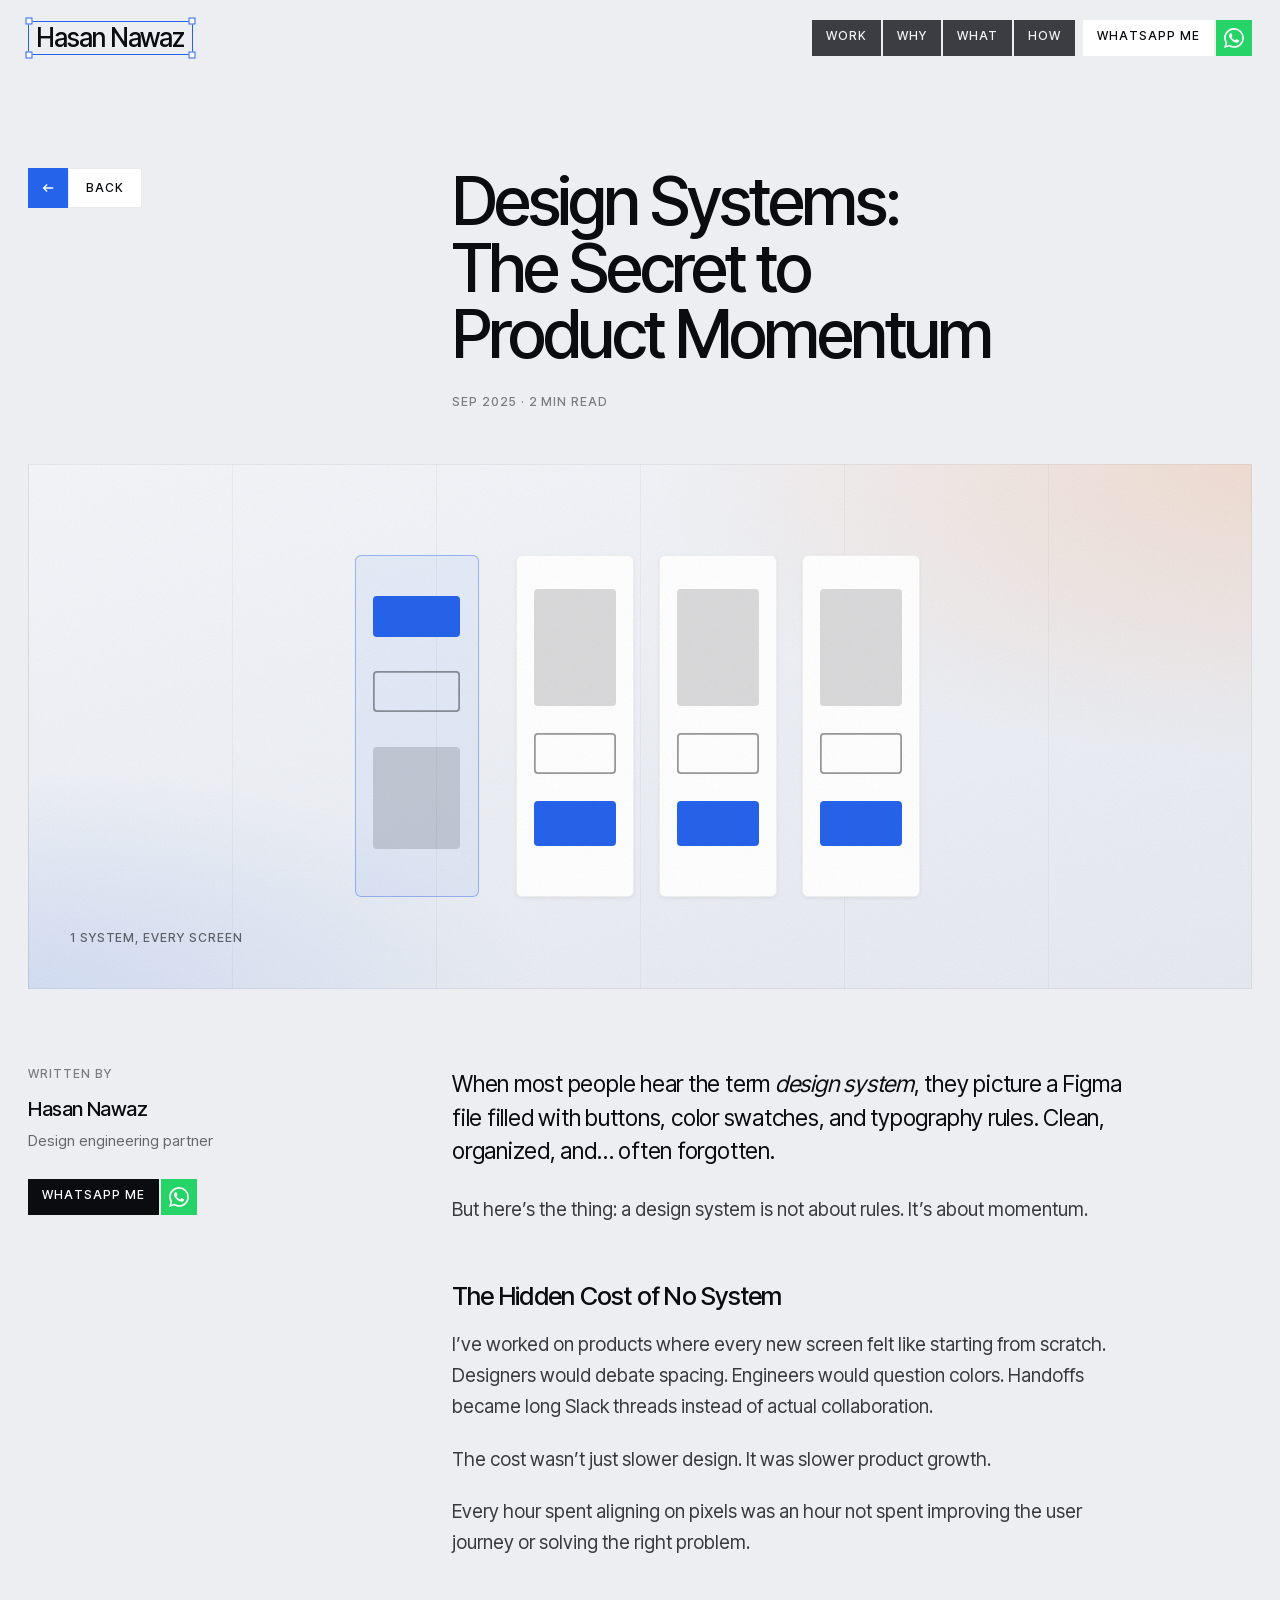
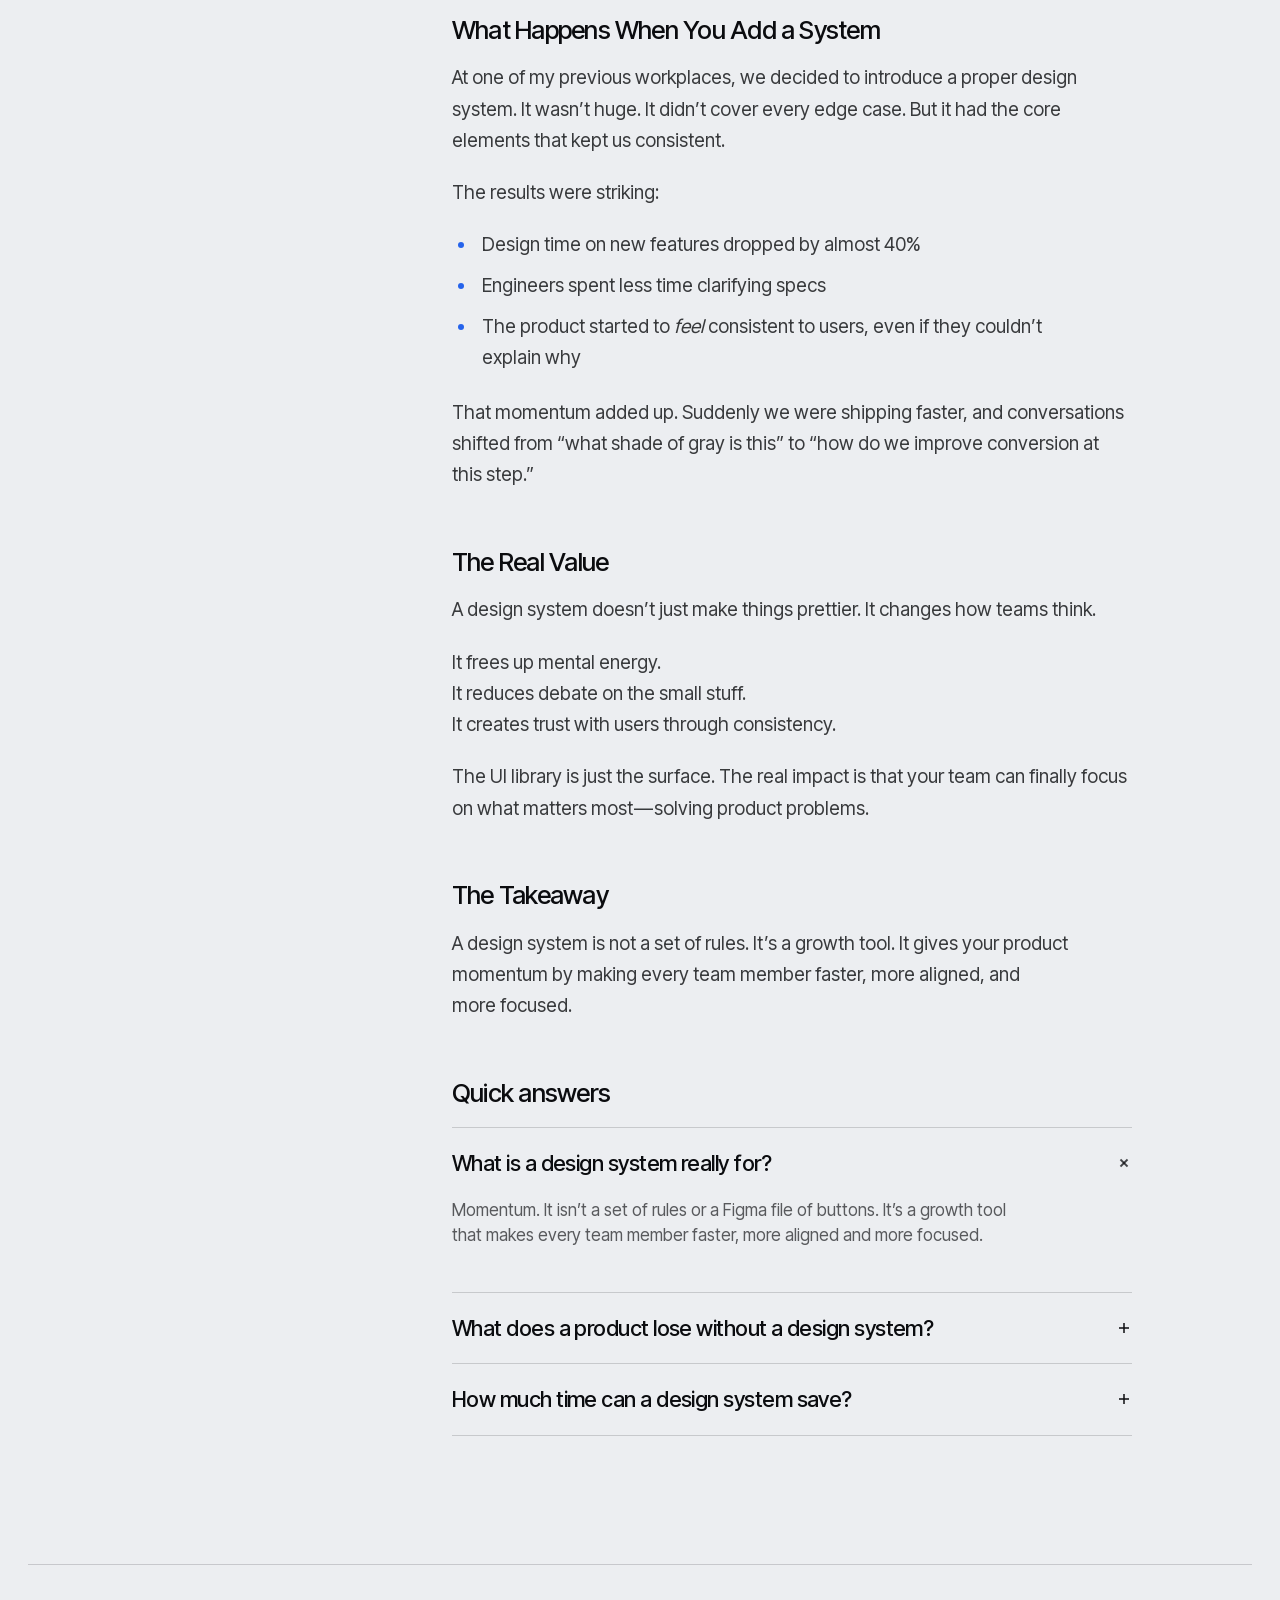
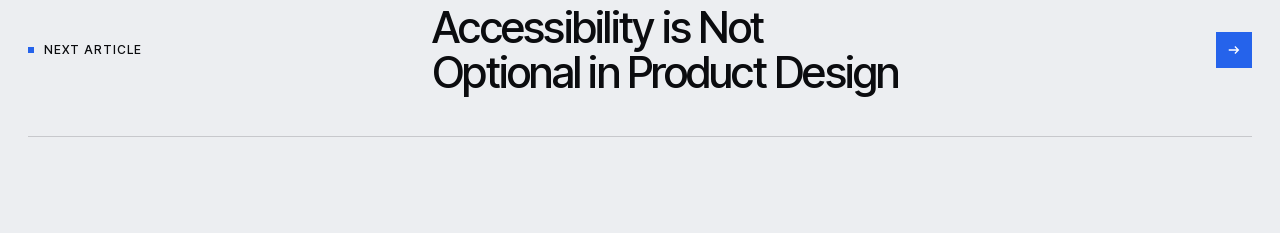
<file: thoughts/design-systems.html>
<!doctype html>
<html lang="en">
<head>
  <meta charset="utf-8">
  <meta name="viewport" content="width=device-width, initial-scale=1, viewport-fit=cover">
  <title>Design Systems: The Secret to Product Momentum | Hasan Nawaz</title>
  <meta name="description" content="When most people hear the term design system, they picture a Figma file filled with buttons, color swatches, and typography rules. Clean, organized,…">
  <link rel="canonical" href="https://hasannawaz.com/thoughts/design-systems">
  <meta property="og:url" content="https://hasannawaz.com/thoughts/design-systems">
  <meta property="og:type" content="article">
  <meta property="article:published_time" content="2025-09-03">
  <meta property="og:site_name" content="Hasan Nawaz">
  <meta property="og:title" content="Design Systems: The Secret to Product Momentum | Hasan Nawaz">
  <meta property="og:description" content="When most people hear the term design system, they picture a Figma file filled with buttons, color swatches, and typography rules. Clean, organized,…">
  <meta property="og:image" content="https://hasannawaz.com/assets/og/design-systems.jpg?v=2">
  <meta property="og:image:alt" content="Design Systems: The Secret to Product Momentum, by Hasan Nawaz">
  <meta property="og:image:width" content="1200">
  <meta property="og:image:height" content="630">
  <meta name="twitter:card" content="summary_large_image">
  <meta name="twitter:image" content="https://hasannawaz.com/assets/og/design-systems.jpg?v=2">
  <meta name="theme-color" content="#eceef1">
  <link rel="icon" href="../favicon.ico" sizes="48x48">
  <link rel="icon" href="../assets/favicon.svg" type="image/svg+xml">
  <link rel="apple-touch-icon" href="../assets/apple-touch-icon.png">
  <script type="application/ld+json">{"@context": "https://schema.org", "@graph": [{"@type": "BlogPosting", "headline": "Design Systems: The Secret to Product Momentum", "description": "When most people hear the term design system, they picture a Figma file filled with buttons, color swatches, and typography rules. Clean, organized,…", "url": "https://hasannawaz.com/thoughts/design-systems", "mainEntityOfPage": "https://hasannawaz.com/thoughts/design-systems", "image": "https://hasannawaz.com/assets/og/design-systems.jpg", "datePublished": "2025-09-03", "inLanguage": "en", "author": {"@type": "Person", "@id": "https://hasannawaz.com/#hasan", "name": "Hasan Nawaz", "url": "https://hasannawaz.com/"}, "publisher": {"@type": "Person", "@id": "https://hasannawaz.com/#hasan", "name": "Hasan Nawaz", "url": "https://hasannawaz.com/"}}, {"@type": "BreadcrumbList", "itemListElement": [{"@type": "ListItem", "position": 1, "name": "Hasan Nawaz", "item": "https://hasannawaz.com/"}, {"@type": "ListItem", "position": 2, "name": "Design Systems: The Secret to Product Momentum", "item": "https://hasannawaz.com/thoughts/design-systems"}]}, {"@type": "FAQPage", "mainEntity": [{"@type": "Question", "name": "What is a design system really for?", "acceptedAnswer": {"@type": "Answer", "text": "Momentum. It isn’t a set of rules or a Figma file of buttons. It’s a growth tool that makes every team member faster, more aligned and more focused."}}, {"@type": "Question", "name": "What does a product lose without a design system?", "acceptedAnswer": {"@type": "Answer", "text": "Every new screen starts from scratch. Designers debate spacing, engineers question colours and handoffs turn into long threads, so product growth slows down."}}, {"@type": "Question", "name": "How much time can a design system save?", "acceptedAnswer": {"@type": "Answer", "text": "On 1 product I worked on, design time on new features dropped by almost 40%, and engineers spent less time clarifying specs."}}]}]}</script>
  <link rel="stylesheet" href="../styles.css">
  <link rel="preload" href="../assets/fonts/inter-tight-v9-latin.woff2" as="font" type="font/woff2" crossorigin>
</head>
<body class="article-page">
  <!-- Generated by scripts/build-articles.py from the Medium feed. Edit the script, not this file. -->

  <header class="nav on-light" data-nav>
    <a class="logo intro" style="--d:.1s" href="../index.html" aria-label="Hasan Nawaz, home">
      <!-- The logo: the name in Inter Tight 500, selected like a layer in Figma: the same blue box and
           handles as the first-visit blueprint intro (DESIGN.md §6). Live text, so it follows the nav colour -->
      <span class="logo-word" aria-hidden="true"><b>Hasan Nawaz</b><i></i><i></i><i></i><i></i></span>
    </a>

    <nav class="nav-links" aria-label="Primary">
      <a class="pill intro" style="--d:.18s" href="../index.html#work" data-roll-host><span data-roll>Work</span></a>
      <a class="pill intro" style="--d:.22s" href="../index.html#why" data-roll-host><span data-roll>Why</span></a>
      <a class="pill intro" style="--d:.26s" href="../index.html#services" data-roll-host><span data-roll>What</span></a>
      <a class="pill intro" style="--d:.30s" href="../index.html#process" data-roll-host><span data-roll>How</span></a>
      <a class="nav-cta intro" style="--d:.34s" href="https://wa.me/971547945306?text=Hi%20Hasan%2C%20can%20we%20talk%3F" target="_blank" rel="noopener" data-roll-host><span class="pill pill--light"><span data-roll>WhatsApp me</span></span><span class="ico ico--wa" aria-hidden="true"><svg viewBox="0 0 24 24" aria-hidden="true"><path d="M17.472 14.382c-.297-.149-1.758-.867-2.03-.967-.273-.099-.471-.148-.67.15-.197.297-.767.966-.94 1.164-.173.199-.347.223-.644.075-.297-.15-1.255-.463-2.39-1.475-.883-.788-1.48-1.761-1.653-2.059-.173-.297-.018-.458.13-.606.134-.133.298-.347.446-.52.149-.174.198-.298.298-.497.099-.198.05-.371-.025-.52-.075-.149-.669-1.612-.916-2.207-.242-.579-.487-.5-.669-.51-.173-.008-.371-.01-.57-.01-.198 0-.52.074-.792.372-.272.297-1.04 1.016-1.04 2.479 0 1.462 1.065 2.875 1.213 3.074.149.198 2.096 3.2 5.077 4.487.709.306 1.262.489 1.694.625.712.227 1.36.195 1.871.118.571-.085 1.758-.719 2.006-1.413.248-.694.248-1.289.173-1.413-.074-.124-.272-.198-.57-.347m-5.421 7.403h-.004a9.87 9.87 0 01-5.031-1.378l-.361-.214-3.741.982.998-3.648-.235-.374a9.86 9.86 0 01-1.51-5.26c.001-5.45 4.436-9.884 9.888-9.884 2.64 0 5.122 1.03 6.988 2.898a9.825 9.825 0 012.893 6.994c-.003 5.45-4.437 9.884-9.885 9.884m8.413-18.297A11.815 11.815 0 0012.05 0C5.495 0 .16 5.335.157 11.892c0 2.096.547 4.142 1.588 5.945L.057 24l6.305-1.654a11.882 11.882 0 005.683 1.448h.005c6.554 0 11.89-5.335 11.893-11.893a11.821 11.821 0 00-3.48-8.413Z"/></svg></span></a>
    </nav>

    <button class="pill menu-btn intro" style="--d:.2s" type="button" aria-expanded="false" aria-controls="menu" data-menu-btn>
      <span data-menu-label>Menu</span>
    </button>
  </header>

  <div class="menu" id="menu" data-menu hidden>
    <a href="../index.html#work">Work</a>
    <a href="../index.html#why">Why me</a>
    <a href="../index.html#services">What I do</a>
    <a href="../index.html#process">How I work</a>
    <a class="menu-cta" href="https://wa.me/971547945306?text=Hi%20Hasan%2C%20can%20we%20talk%3F" target="_blank" rel="noopener">WhatsApp me</a>
  </div>

  <main class="article">
    <header class="art-head">
      <a class="btn art-back" href="../index.html#thought-leadership"><span class="ico ico--back" aria-hidden="true"><svg viewBox="0 0 16 16"><path d="M14 8H3M7 4L3 8l4 4"/></svg></span><span class="btn-label">Back</span></a>
      <div class="art-titles">
        <h1 class="art-title">Design Systems: The Secret to Product Momentum</h1>
        <p class="label art-meta"><time datetime="2025-09-03">Sep 2025</time> · 2 min read</p>
      </div>
    </header>

    <div class="cover cover--3 art-cover" aria-hidden="true" data-play><span class="cover-stage"><span class="cv cv--design-systems"><i class="cv-card ds-kit"><i class="ds-t ds-t--btn"></i><i class="ds-t ds-t--in"></i><i class="ds-t ds-t--card"></i></i><i class="cv-card ds-screen" style="left:30%"><i class="ds-s ds-s--card" style="--n:0"></i><i class="ds-s ds-s--in" style="--n:1"></i><i class="ds-s ds-s--btn" style="--n:2"></i></i><i class="cv-card ds-screen" style="left:53%"><i class="ds-s ds-s--card" style="--n:3"></i><i class="ds-s ds-s--in" style="--n:4"></i><i class="ds-s ds-s--btn" style="--n:5"></i></i><i class="cv-card ds-screen" style="left:76%"><i class="ds-s ds-s--card" style="--n:6"></i><i class="ds-s ds-s--in" style="--n:7"></i><i class="ds-s ds-s--btn" style="--n:8"></i></i><i class="cv-cur"></i></span></span><span class="label cover-cap">1 system, every screen</span></div>

    <div class="art-body">
      <aside class="art-aside">
        <p class="label art-aside-label">Written by</p>
        <p class="art-author">Hasan Nawaz</p>
        <p class="art-role">Design engineering partner</p>
        <a class="art-cta" href="https://wa.me/971547945306?text=Hi%20Hasan%2C%20can%20we%20talk%3F" target="_blank" rel="noopener" data-roll-host><span class="pill pill--light"><span data-roll>WhatsApp me</span></span><span class="ico ico--wa" aria-hidden="true"><svg viewBox="0 0 24 24" aria-hidden="true"><path d="M17.472 14.382c-.297-.149-1.758-.867-2.03-.967-.273-.099-.471-.148-.67.15-.197.297-.767.966-.94 1.164-.173.199-.347.223-.644.075-.297-.15-1.255-.463-2.39-1.475-.883-.788-1.48-1.761-1.653-2.059-.173-.297-.018-.458.13-.606.134-.133.298-.347.446-.52.149-.174.198-.298.298-.497.099-.198.05-.371-.025-.52-.075-.149-.669-1.612-.916-2.207-.242-.579-.487-.5-.669-.51-.173-.008-.371-.01-.57-.01-.198 0-.52.074-.792.372-.272.297-1.04 1.016-1.04 2.479 0 1.462 1.065 2.875 1.213 3.074.149.198 2.096 3.2 5.077 4.487.709.306 1.262.489 1.694.625.712.227 1.36.195 1.871.118.571-.085 1.758-.719 2.006-1.413.248-.694.248-1.289.173-1.413-.074-.124-.272-.198-.57-.347m-5.421 7.403h-.004a9.87 9.87 0 01-5.031-1.378l-.361-.214-3.741.982.998-3.648-.235-.374a9.86 9.86 0 01-1.51-5.26c.001-5.45 4.436-9.884 9.888-9.884 2.64 0 5.122 1.03 6.988 2.898a9.825 9.825 0 012.893 6.994c-.003 5.45-4.437 9.884-9.885 9.884m8.413-18.297A11.815 11.815 0 0012.05 0C5.495 0 .16 5.335.157 11.892c0 2.096.547 4.142 1.588 5.945L.057 24l6.305-1.654a11.882 11.882 0 005.683 1.448h.005c6.554 0 11.89-5.335 11.893-11.893a11.821 11.821 0 00-3.48-8.413Z"/></svg></span></a>
      </aside>
      <article class="prose">
        <p>When most people hear the term <em>design system</em>, they picture a Figma file filled with buttons, color swatches, and typography rules. Clean, organized, and… often forgotten.</p><p>But here’s the thing: a design system is not about rules. It’s about momentum.</p><h2>The Hidden Cost of No System</h2><p>I’ve worked on products where every new screen felt like starting from scratch.<br>Designers would debate spacing. Engineers would question colors. Handoffs became long Slack threads instead of actual collaboration.</p><p>The cost wasn’t just slower design. It was slower product growth.</p><p>Every hour spent aligning on pixels was an hour not spent improving the user journey or solving the right problem.</p><h2>What Happens When You Add a System</h2><p>At one of my previous workplaces, we decided to introduce a proper design system. It wasn’t huge. It didn’t cover every edge case. But it had the core elements that kept us consistent.</p><p>The results were striking:</p><ul><li>Design time on new features dropped by almost 40%</li><li>Engineers spent less time clarifying specs</li><li>The product started to <em>feel</em> consistent to users, even if they couldn’t explain why</li></ul><p>That momentum added up. Suddenly we were shipping faster, and conversations shifted from “what shade of gray is this” to “how do we improve conversion at this step.”</p><h2>The Real Value</h2><p>A design system doesn’t just make things prettier. It changes how teams think.</p><p>It frees up mental energy.<br>It reduces debate on the small stuff.<br>It creates trust with users through consistency.</p><p>The UI library is just the surface. The real impact is that your team can finally focus on what matters most — solving product problems.</p><h2>The Takeaway</h2><p>A design system is not a set of rules. It’s a growth tool. It gives your product momentum by making every team member faster, more aligned, and more focused.</p>
        <section class="art-faq" aria-labelledby="art-faq-title">
          <h2 id="art-faq-title">Quick answers</h2>
          <div class="faq-list">
          <details class="faq-item" open><summary><h3 class="faq-q">What is a design system really for?</h3><svg viewBox="0 0 16 16" aria-hidden="true"><path d="M8 3v10M3 8h10"/></svg></summary><p class="faq-a">Momentum. It isn’t a set of rules or a Figma file of buttons. It’s a growth tool that makes every team member faster, more aligned and more focused.</p></details>
          <details class="faq-item"><summary><h3 class="faq-q">What does a product lose without a design system?</h3><svg viewBox="0 0 16 16" aria-hidden="true"><path d="M8 3v10M3 8h10"/></svg></summary><p class="faq-a">Every new screen starts from scratch. Designers debate spacing, engineers question colours and handoffs turn into long threads, so product growth slows down.</p></details>
          <details class="faq-item"><summary><h3 class="faq-q">How much time can a design system save?</h3><svg viewBox="0 0 16 16" aria-hidden="true"><path d="M8 3v10M3 8h10"/></svg></summary><p class="faq-a">On 1 product I worked on, design time on new features dropped by almost 40%, and engineers spent less time clarifying specs.</p></details>
          </div>
        </section>
      </article>
    </div>

    <a class="art-next" href="accessibility.html" data-roll-host>
      <span class="label art-next-label"><span class="sq"></span>Next article</span>
      <span class="art-next-title">Accessibility is Not Optional in Product Design</span>
      <span class="ico" aria-hidden="true"><svg viewBox="0 0 16 16"><path d="M2 8h11M9 4l4 4-4 4"/></svg><svg viewBox="0 0 16 16"><path d="M2 8h11M9 4l4 4-4 4"/></svg></span>
    </a>
  </main>

  <script src="../js/analytics.js"></script>
  <script src="../js/ui.js"></script>
  <script>window.HC.initRolls(); window.HC.initMenu(); window.HC.initBento();</script>
  <!-- WhatsApp, always a thumb away -->
</body>
</html>
</file>
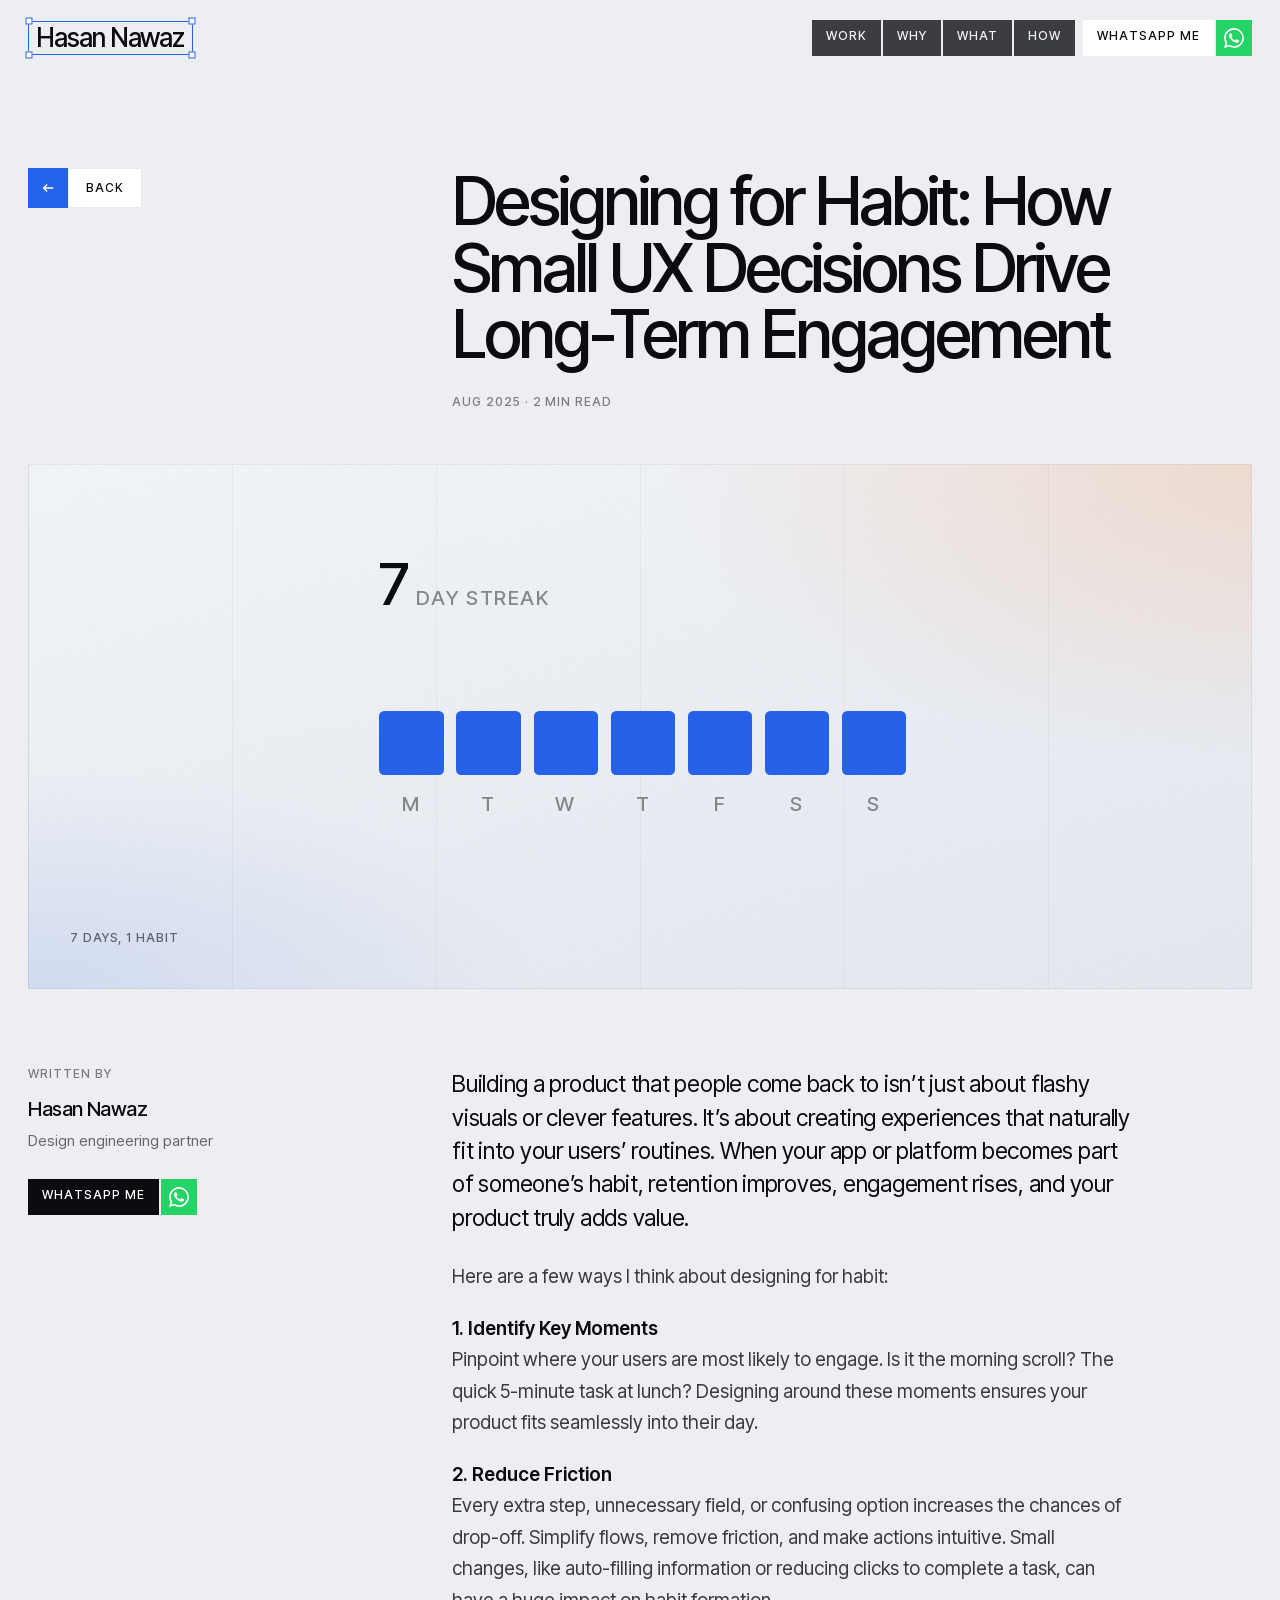
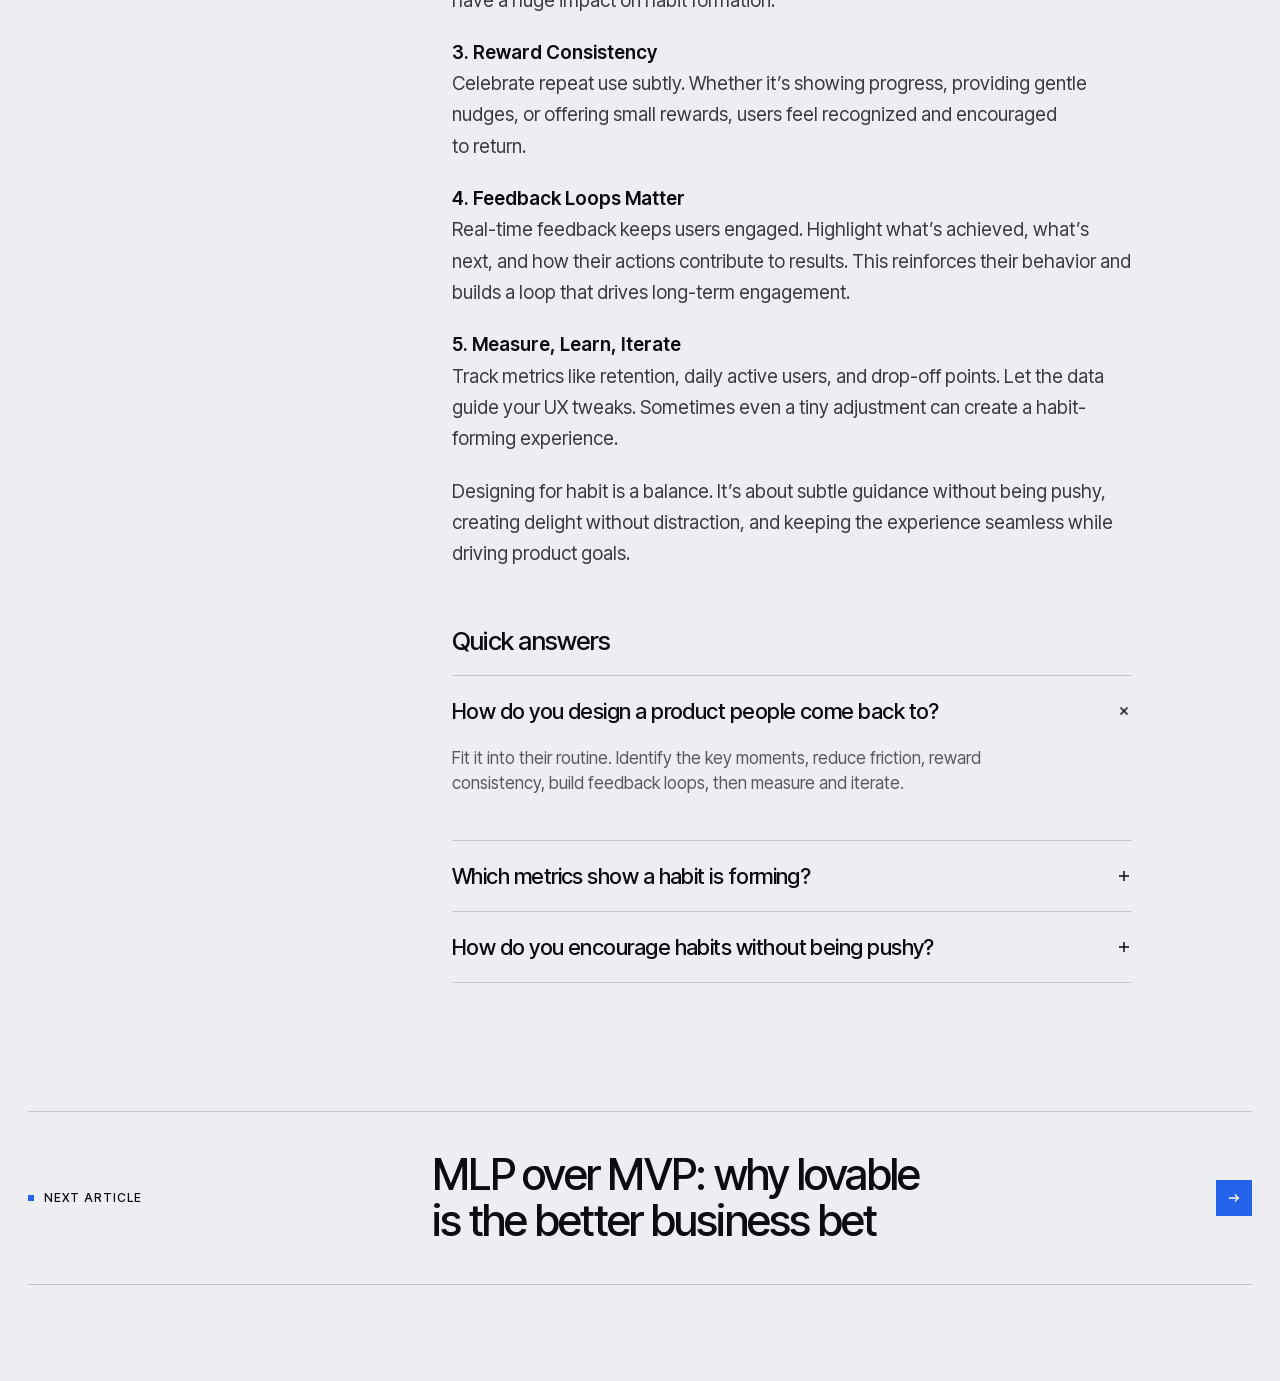
<file: thoughts/designing-for-habit.html>
<!doctype html>
<html lang="en">
<head>
  <meta charset="utf-8">
  <meta name="viewport" content="width=device-width, initial-scale=1, viewport-fit=cover">
  <title>Designing for Habit: How Small UX Decisions Drive Long-Term Engagement | Hasan Nawaz</title>
  <meta name="description" content="Building a product that people come back to isn’t just about flashy visuals or clever features. It’s about creating experiences that naturally fit into…">
  <link rel="canonical" href="https://hasannawaz.com/thoughts/designing-for-habit">
  <meta property="og:url" content="https://hasannawaz.com/thoughts/designing-for-habit">
  <meta property="og:type" content="article">
  <meta property="article:published_time" content="2025-08-31">
  <meta property="og:site_name" content="Hasan Nawaz">
  <meta property="og:title" content="Designing for Habit: How Small UX Decisions Drive Long-Term Engagement | Hasan Nawaz">
  <meta property="og:description" content="Building a product that people come back to isn’t just about flashy visuals or clever features. It’s about creating experiences that naturally fit into…">
  <meta property="og:image" content="https://hasannawaz.com/assets/og/designing-for-habit.jpg?v=2">
  <meta property="og:image:alt" content="Designing for Habit: How Small UX Decisions Drive Long-Term Engagement, by Hasan Nawaz">
  <meta property="og:image:width" content="1200">
  <meta property="og:image:height" content="630">
  <meta name="twitter:card" content="summary_large_image">
  <meta name="twitter:image" content="https://hasannawaz.com/assets/og/designing-for-habit.jpg?v=2">
  <meta name="theme-color" content="#eceef1">
  <link rel="icon" href="../favicon.ico" sizes="48x48">
  <link rel="icon" href="../assets/favicon.svg" type="image/svg+xml">
  <link rel="apple-touch-icon" href="../assets/apple-touch-icon.png">
  <script type="application/ld+json">{"@context": "https://schema.org", "@graph": [{"@type": "BlogPosting", "headline": "Designing for Habit: How Small UX Decisions Drive Long-Term Engagement", "description": "Building a product that people come back to isn’t just about flashy visuals or clever features. It’s about creating experiences that naturally fit into…", "url": "https://hasannawaz.com/thoughts/designing-for-habit", "mainEntityOfPage": "https://hasannawaz.com/thoughts/designing-for-habit", "image": "https://hasannawaz.com/assets/og/designing-for-habit.jpg", "datePublished": "2025-08-31", "inLanguage": "en", "author": {"@type": "Person", "@id": "https://hasannawaz.com/#hasan", "name": "Hasan Nawaz", "url": "https://hasannawaz.com/"}, "publisher": {"@type": "Person", "@id": "https://hasannawaz.com/#hasan", "name": "Hasan Nawaz", "url": "https://hasannawaz.com/"}}, {"@type": "BreadcrumbList", "itemListElement": [{"@type": "ListItem", "position": 1, "name": "Hasan Nawaz", "item": "https://hasannawaz.com/"}, {"@type": "ListItem", "position": 2, "name": "Designing for Habit: How Small UX Decisions Drive Long-Term Engagement", "item": "https://hasannawaz.com/thoughts/designing-for-habit"}]}, {"@type": "FAQPage", "mainEntity": [{"@type": "Question", "name": "How do you design a product people come back to?", "acceptedAnswer": {"@type": "Answer", "text": "Fit it into their routine. Identify the key moments, reduce friction, reward consistency, build feedback loops, then measure and iterate."}}, {"@type": "Question", "name": "Which metrics show a habit is forming?", "acceptedAnswer": {"@type": "Answer", "text": "Retention, daily active users and drop-off points. Let them guide your UX tweaks, because even a tiny adjustment can make a difference."}}, {"@type": "Question", "name": "How do you encourage habits without being pushy?", "acceptedAnswer": {"@type": "Answer", "text": "Keep the guidance subtle. Show progress, offer gentle nudges and small rewards, and keep the experience seamless."}}]}]}</script>
  <link rel="stylesheet" href="../styles.css">
  <link rel="preload" href="../assets/fonts/inter-tight-v9-latin.woff2" as="font" type="font/woff2" crossorigin>
</head>
<body class="article-page">
  <!-- Generated by scripts/build-articles.py from the Medium feed. Edit the script, not this file. -->

  <header class="nav on-light" data-nav>
    <a class="logo intro" style="--d:.1s" href="../index.html" aria-label="Hasan Nawaz, home">
      <!-- The logo: the name in Inter Tight 500, selected like a layer in Figma: the same blue box and
           handles as the first-visit blueprint intro (DESIGN.md §6). Live text, so it follows the nav colour -->
      <span class="logo-word" aria-hidden="true"><b>Hasan Nawaz</b><i></i><i></i><i></i><i></i></span>
    </a>

    <nav class="nav-links" aria-label="Primary">
      <a class="pill intro" style="--d:.18s" href="../index.html#work" data-roll-host><span data-roll>Work</span></a>
      <a class="pill intro" style="--d:.22s" href="../index.html#why" data-roll-host><span data-roll>Why</span></a>
      <a class="pill intro" style="--d:.26s" href="../index.html#services" data-roll-host><span data-roll>What</span></a>
      <a class="pill intro" style="--d:.30s" href="../index.html#process" data-roll-host><span data-roll>How</span></a>
      <a class="nav-cta intro" style="--d:.34s" href="https://wa.me/971547945306?text=Hi%20Hasan%2C%20can%20we%20talk%3F" target="_blank" rel="noopener" data-roll-host><span class="pill pill--light"><span data-roll>WhatsApp me</span></span><span class="ico ico--wa" aria-hidden="true"><svg viewBox="0 0 24 24" aria-hidden="true"><path d="M17.472 14.382c-.297-.149-1.758-.867-2.03-.967-.273-.099-.471-.148-.67.15-.197.297-.767.966-.94 1.164-.173.199-.347.223-.644.075-.297-.15-1.255-.463-2.39-1.475-.883-.788-1.48-1.761-1.653-2.059-.173-.297-.018-.458.13-.606.134-.133.298-.347.446-.52.149-.174.198-.298.298-.497.099-.198.05-.371-.025-.52-.075-.149-.669-1.612-.916-2.207-.242-.579-.487-.5-.669-.51-.173-.008-.371-.01-.57-.01-.198 0-.52.074-.792.372-.272.297-1.04 1.016-1.04 2.479 0 1.462 1.065 2.875 1.213 3.074.149.198 2.096 3.2 5.077 4.487.709.306 1.262.489 1.694.625.712.227 1.36.195 1.871.118.571-.085 1.758-.719 2.006-1.413.248-.694.248-1.289.173-1.413-.074-.124-.272-.198-.57-.347m-5.421 7.403h-.004a9.87 9.87 0 01-5.031-1.378l-.361-.214-3.741.982.998-3.648-.235-.374a9.86 9.86 0 01-1.51-5.26c.001-5.45 4.436-9.884 9.888-9.884 2.64 0 5.122 1.03 6.988 2.898a9.825 9.825 0 012.893 6.994c-.003 5.45-4.437 9.884-9.885 9.884m8.413-18.297A11.815 11.815 0 0012.05 0C5.495 0 .16 5.335.157 11.892c0 2.096.547 4.142 1.588 5.945L.057 24l6.305-1.654a11.882 11.882 0 005.683 1.448h.005c6.554 0 11.89-5.335 11.893-11.893a11.821 11.821 0 00-3.48-8.413Z"/></svg></span></a>
    </nav>

    <button class="pill menu-btn intro" style="--d:.2s" type="button" aria-expanded="false" aria-controls="menu" data-menu-btn>
      <span data-menu-label>Menu</span>
    </button>
  </header>

  <div class="menu" id="menu" data-menu hidden>
    <a href="../index.html#work">Work</a>
    <a href="../index.html#why">Why me</a>
    <a href="../index.html#services">What I do</a>
    <a href="../index.html#process">How I work</a>
    <a class="menu-cta" href="https://wa.me/971547945306?text=Hi%20Hasan%2C%20can%20we%20talk%3F" target="_blank" rel="noopener">WhatsApp me</a>
  </div>

  <main class="article">
    <header class="art-head">
      <a class="btn art-back" href="../index.html#thought-leadership"><span class="ico ico--back" aria-hidden="true"><svg viewBox="0 0 16 16"><path d="M14 8H3M7 4L3 8l4 4"/></svg></span><span class="btn-label">Back</span></a>
      <div class="art-titles">
        <h1 class="art-title">Designing for Habit: How Small UX Decisions Drive Long-Term Engagement</h1>
        <p class="label art-meta"><time datetime="2025-08-31">Aug 2025</time> · 2 min read</p>
      </div>
    </header>

    <div class="cover cover--3 art-cover" aria-hidden="true" data-play><span class="cover-stage"><span class="cv cv--designing-for-habit"><i class="hb-count"></i><i class="hb-day" style="--n:0;left:8.0%"><b>M</b></i><i class="hb-day" style="--n:1;left:20.4%"><b>T</b></i><i class="hb-day" style="--n:2;left:32.8%"><b>W</b></i><i class="hb-day" style="--n:3;left:45.2%"><b>T</b></i><i class="hb-day" style="--n:4;left:57.6%"><b>F</b></i><i class="hb-day" style="--n:5;left:70.0%"><b>S</b></i><i class="hb-day" style="--n:6;left:82.4%"><b>S</b></i><i class="cv-cur"></i></span></span><span class="label cover-cap">7 days, 1 habit</span></div>

    <div class="art-body">
      <aside class="art-aside">
        <p class="label art-aside-label">Written by</p>
        <p class="art-author">Hasan Nawaz</p>
        <p class="art-role">Design engineering partner</p>
        <a class="art-cta" href="https://wa.me/971547945306?text=Hi%20Hasan%2C%20can%20we%20talk%3F" target="_blank" rel="noopener" data-roll-host><span class="pill pill--light"><span data-roll>WhatsApp me</span></span><span class="ico ico--wa" aria-hidden="true"><svg viewBox="0 0 24 24" aria-hidden="true"><path d="M17.472 14.382c-.297-.149-1.758-.867-2.03-.967-.273-.099-.471-.148-.67.15-.197.297-.767.966-.94 1.164-.173.199-.347.223-.644.075-.297-.15-1.255-.463-2.39-1.475-.883-.788-1.48-1.761-1.653-2.059-.173-.297-.018-.458.13-.606.134-.133.298-.347.446-.52.149-.174.198-.298.298-.497.099-.198.05-.371-.025-.52-.075-.149-.669-1.612-.916-2.207-.242-.579-.487-.5-.669-.51-.173-.008-.371-.01-.57-.01-.198 0-.52.074-.792.372-.272.297-1.04 1.016-1.04 2.479 0 1.462 1.065 2.875 1.213 3.074.149.198 2.096 3.2 5.077 4.487.709.306 1.262.489 1.694.625.712.227 1.36.195 1.871.118.571-.085 1.758-.719 2.006-1.413.248-.694.248-1.289.173-1.413-.074-.124-.272-.198-.57-.347m-5.421 7.403h-.004a9.87 9.87 0 01-5.031-1.378l-.361-.214-3.741.982.998-3.648-.235-.374a9.86 9.86 0 01-1.51-5.26c.001-5.45 4.436-9.884 9.888-9.884 2.64 0 5.122 1.03 6.988 2.898a9.825 9.825 0 012.893 6.994c-.003 5.45-4.437 9.884-9.885 9.884m8.413-18.297A11.815 11.815 0 0012.05 0C5.495 0 .16 5.335.157 11.892c0 2.096.547 4.142 1.588 5.945L.057 24l6.305-1.654a11.882 11.882 0 005.683 1.448h.005c6.554 0 11.89-5.335 11.893-11.893a11.821 11.821 0 00-3.48-8.413Z"/></svg></span></a>
      </aside>
      <article class="prose">
        <p>Building a product that people come back to isn’t just about flashy visuals or clever features. It’s about creating experiences that naturally fit into your users’ routines. When your app or platform becomes part of someone’s habit, retention improves, engagement rises, and your product truly adds value.</p><p>Here are a few ways I think about designing for habit:</p><p><strong>1. Identify Key Moments</strong><br>Pinpoint where your users are most likely to engage. Is it the morning scroll? The quick 5-minute task at lunch? Designing around these moments ensures your product fits seamlessly into their day.</p><p><strong>2. Reduce Friction</strong><br>Every extra step, unnecessary field, or confusing option increases the chances of drop-off. Simplify flows, remove friction, and make actions intuitive. Small changes, like auto-filling information or reducing clicks to complete a task, can have a huge impact on habit formation.</p><p><strong>3. Reward Consistency</strong><br>Celebrate repeat use subtly. Whether it’s showing progress, providing gentle nudges, or offering small rewards, users feel recognized and encouraged to return.</p><p><strong>4. Feedback Loops Matter</strong><br>Real-time feedback keeps users engaged. Highlight what’s achieved, what’s next, and how their actions contribute to results. This reinforces their behavior and builds a loop that drives long-term engagement.</p><p><strong>5. Measure, Learn, Iterate</strong><br>Track metrics like retention, daily active users, and drop-off points. Let the data guide your UX tweaks. Sometimes even a tiny adjustment can create a habit-forming experience.</p><p>Designing for habit is a balance. It’s about subtle guidance without being pushy, creating delight without distraction, and keeping the experience seamless while driving product goals.</p>
        <section class="art-faq" aria-labelledby="art-faq-title">
          <h2 id="art-faq-title">Quick answers</h2>
          <div class="faq-list">
          <details class="faq-item" open><summary><h3 class="faq-q">How do you design a product people come back to?</h3><svg viewBox="0 0 16 16" aria-hidden="true"><path d="M8 3v10M3 8h10"/></svg></summary><p class="faq-a">Fit it into their routine. Identify the key moments, reduce friction, reward consistency, build feedback loops, then measure and iterate.</p></details>
          <details class="faq-item"><summary><h3 class="faq-q">Which metrics show a habit is forming?</h3><svg viewBox="0 0 16 16" aria-hidden="true"><path d="M8 3v10M3 8h10"/></svg></summary><p class="faq-a">Retention, daily active users and drop-off points. Let them guide your UX tweaks, because even a tiny adjustment can make a difference.</p></details>
          <details class="faq-item"><summary><h3 class="faq-q">How do you encourage habits without being pushy?</h3><svg viewBox="0 0 16 16" aria-hidden="true"><path d="M8 3v10M3 8h10"/></svg></summary><p class="faq-a">Keep the guidance subtle. Show progress, offer gentle nudges and small rewards, and keep the experience seamless.</p></details>
          </div>
        </section>
      </article>
    </div>

    <a class="art-next" href="mlp-over-mvp.html" data-roll-host>
      <span class="label art-next-label"><span class="sq"></span>Next article</span>
      <span class="art-next-title">MLP over MVP: why lovable is the better business bet</span>
      <span class="ico" aria-hidden="true"><svg viewBox="0 0 16 16"><path d="M2 8h11M9 4l4 4-4 4"/></svg><svg viewBox="0 0 16 16"><path d="M2 8h11M9 4l4 4-4 4"/></svg></span>
    </a>
  </main>

  <script src="../js/analytics.js"></script>
  <script src="../js/ui.js"></script>
  <script>window.HC.initRolls(); window.HC.initMenu(); window.HC.initBento();</script>
  <!-- WhatsApp, always a thumb away -->
</body>
</html>
</file>
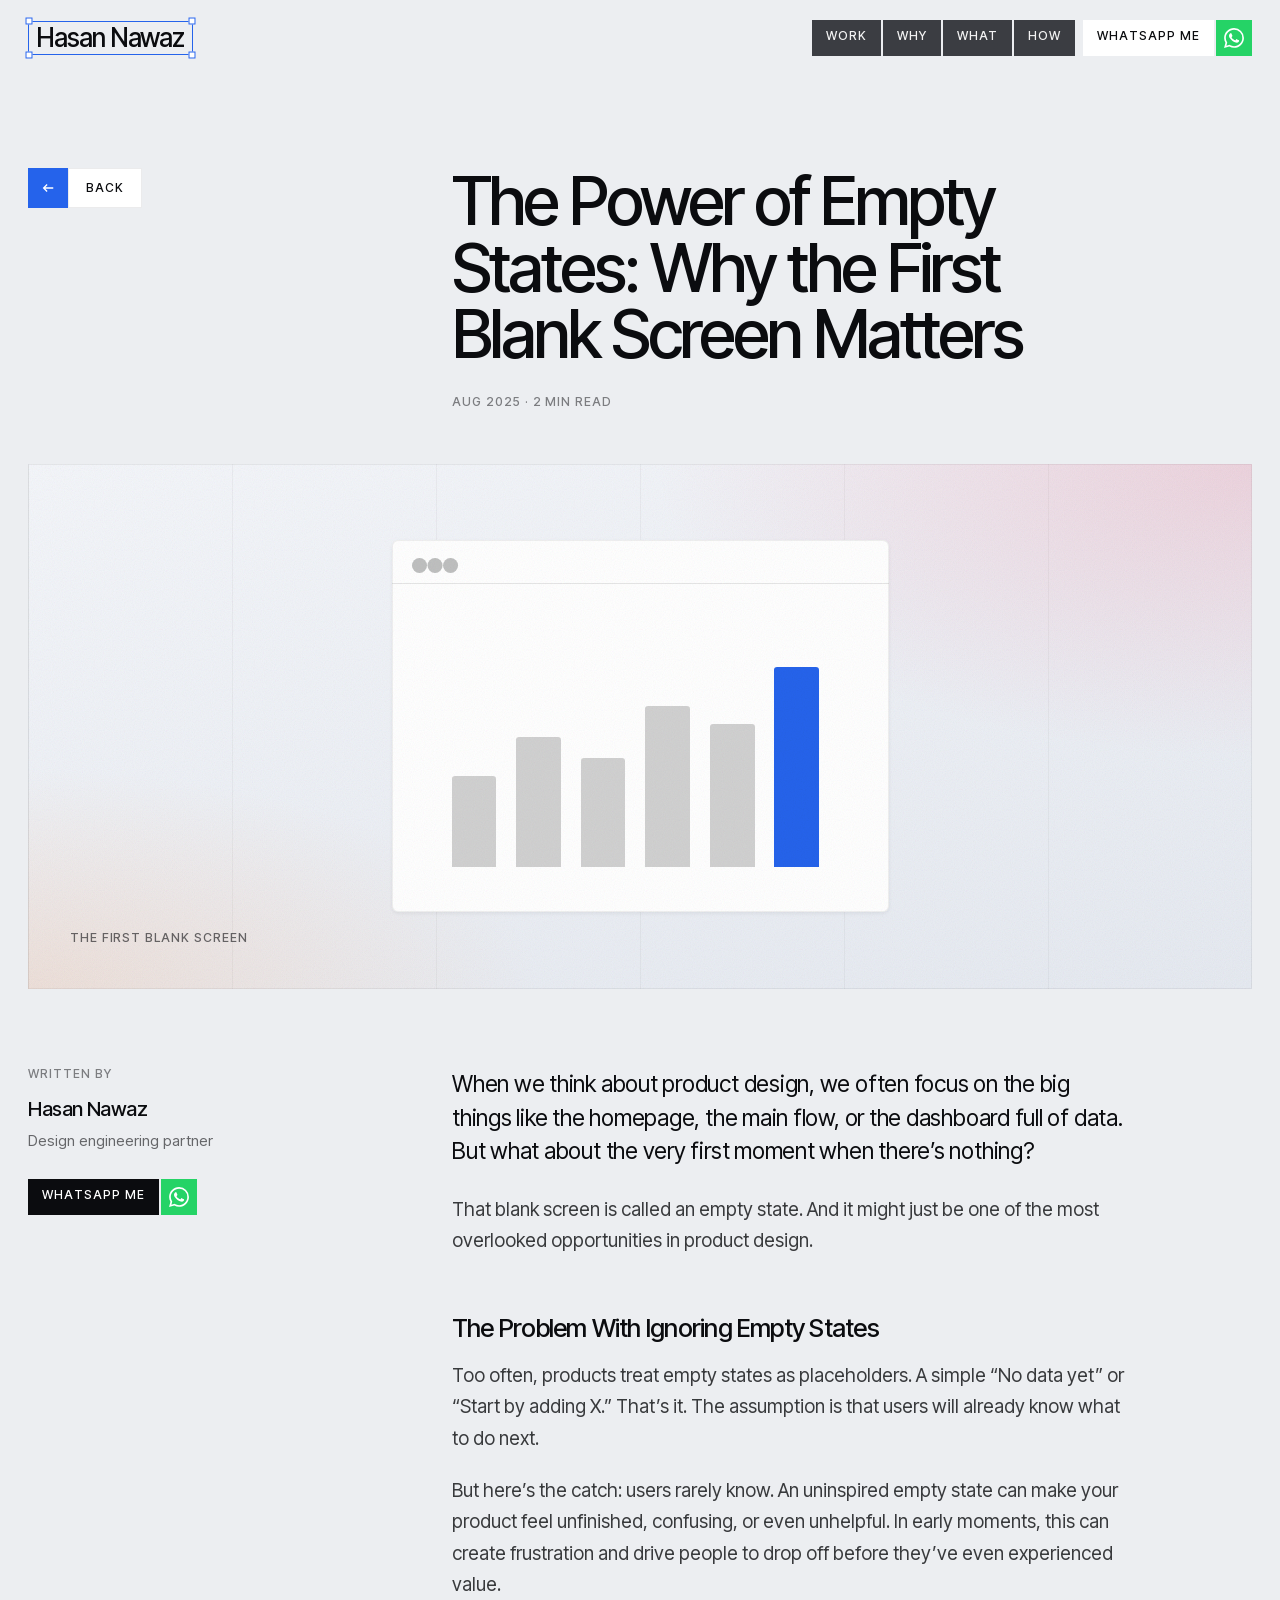
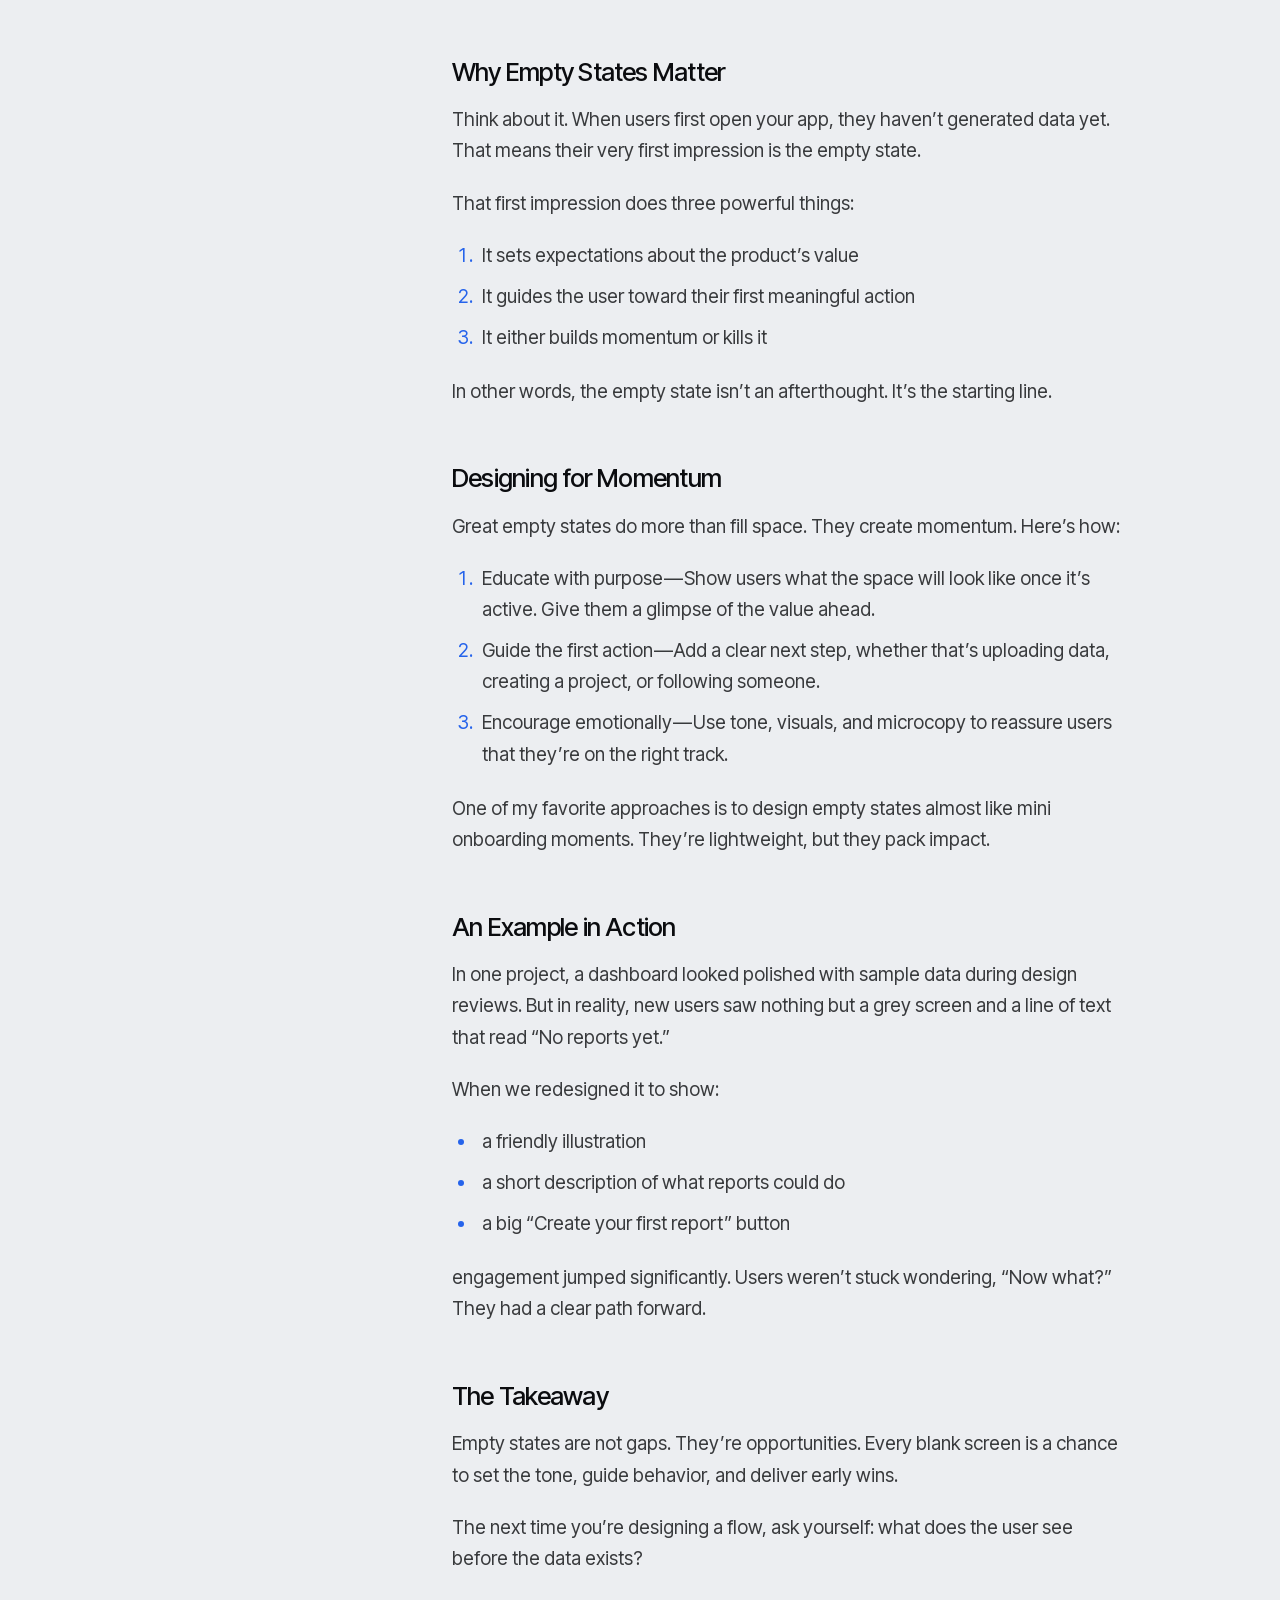
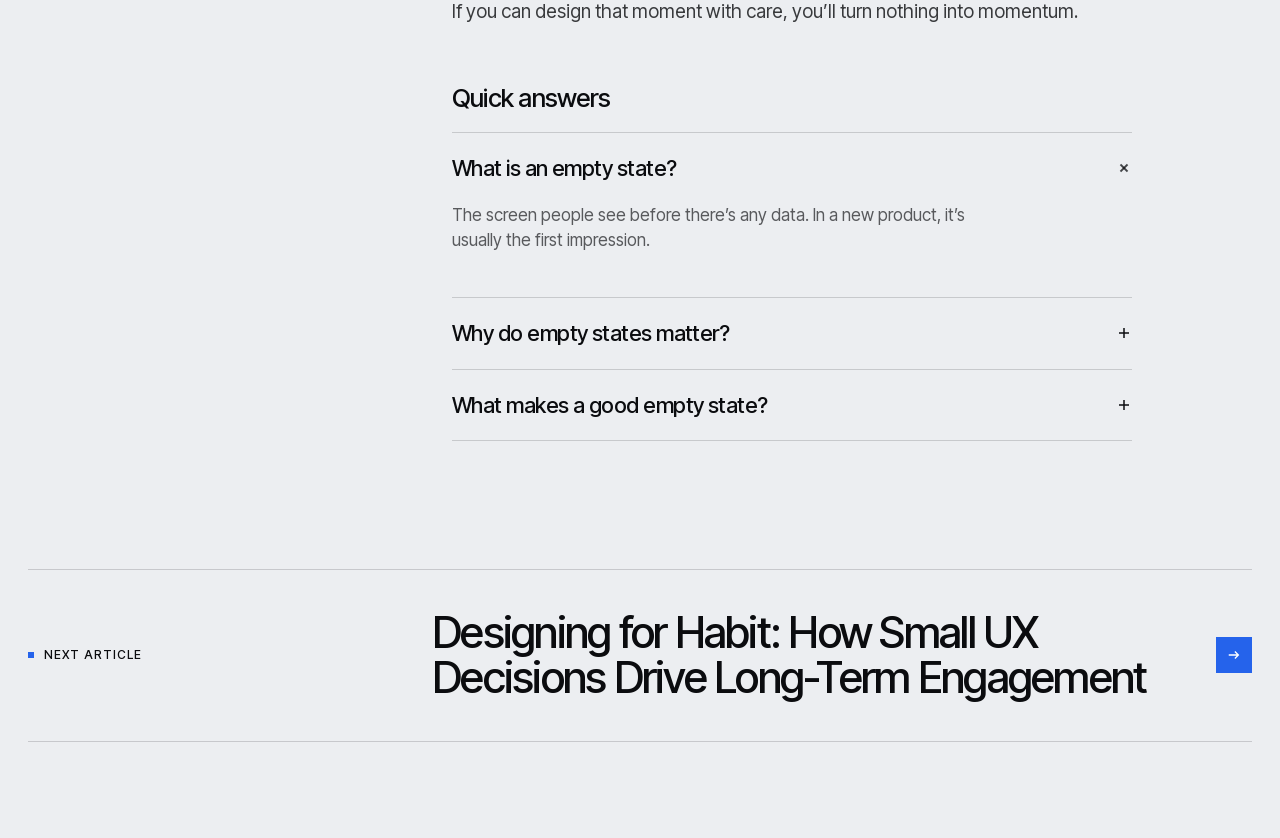
<file: thoughts/empty-states.html>
<!doctype html>
<html lang="en">
<head>
  <meta charset="utf-8">
  <meta name="viewport" content="width=device-width, initial-scale=1, viewport-fit=cover">
  <title>The Power of Empty States: Why the First Blank Screen Matters | Hasan Nawaz</title>
  <meta name="description" content="When we think about product design, we often focus on the big things like the homepage, the main flow, or the dashboard full of data. But what about…">
  <link rel="canonical" href="https://hasannawaz.com/thoughts/empty-states">
  <meta property="og:url" content="https://hasannawaz.com/thoughts/empty-states">
  <meta property="og:type" content="article">
  <meta property="article:published_time" content="2025-08-31">
  <meta property="og:site_name" content="Hasan Nawaz">
  <meta property="og:title" content="The Power of Empty States: Why the First Blank Screen Matters | Hasan Nawaz">
  <meta property="og:description" content="When we think about product design, we often focus on the big things like the homepage, the main flow, or the dashboard full of data. But what about…">
  <meta property="og:image" content="https://hasannawaz.com/assets/og/empty-states.jpg?v=2">
  <meta property="og:image:alt" content="The Power of Empty States: Why the First Blank Screen Matters, by Hasan Nawaz">
  <meta property="og:image:width" content="1200">
  <meta property="og:image:height" content="630">
  <meta name="twitter:card" content="summary_large_image">
  <meta name="twitter:image" content="https://hasannawaz.com/assets/og/empty-states.jpg?v=2">
  <meta name="theme-color" content="#eceef1">
  <link rel="icon" href="../favicon.ico" sizes="48x48">
  <link rel="icon" href="../assets/favicon.svg" type="image/svg+xml">
  <link rel="apple-touch-icon" href="../assets/apple-touch-icon.png">
  <script type="application/ld+json">{"@context": "https://schema.org", "@graph": [{"@type": "BlogPosting", "headline": "The Power of Empty States: Why the First Blank Screen Matters", "description": "When we think about product design, we often focus on the big things like the homepage, the main flow, or the dashboard full of data. But what about…", "url": "https://hasannawaz.com/thoughts/empty-states", "mainEntityOfPage": "https://hasannawaz.com/thoughts/empty-states", "image": "https://hasannawaz.com/assets/og/empty-states.jpg", "datePublished": "2025-08-31", "inLanguage": "en", "author": {"@type": "Person", "@id": "https://hasannawaz.com/#hasan", "name": "Hasan Nawaz", "url": "https://hasannawaz.com/"}, "publisher": {"@type": "Person", "@id": "https://hasannawaz.com/#hasan", "name": "Hasan Nawaz", "url": "https://hasannawaz.com/"}}, {"@type": "BreadcrumbList", "itemListElement": [{"@type": "ListItem", "position": 1, "name": "Hasan Nawaz", "item": "https://hasannawaz.com/"}, {"@type": "ListItem", "position": 2, "name": "The Power of Empty States: Why the First Blank Screen Matters", "item": "https://hasannawaz.com/thoughts/empty-states"}]}, {"@type": "FAQPage", "mainEntity": [{"@type": "Question", "name": "What is an empty state?", "acceptedAnswer": {"@type": "Answer", "text": "The screen people see before there’s any data. In a new product, it’s usually the first impression."}}, {"@type": "Question", "name": "Why do empty states matter?", "acceptedAnswer": {"@type": "Answer", "text": "They set expectations about the product’s value, guide the first meaningful action, and either build momentum or kill it."}}, {"@type": "Question", "name": "What makes a good empty state?", "acceptedAnswer": {"@type": "Answer", "text": "It shows what the space will look like once it’s active, gives a clear next step and reassures people through tone and microcopy. Think of it as a mini onboarding moment."}}]}]}</script>
  <link rel="stylesheet" href="../styles.css">
  <link rel="preload" href="../assets/fonts/inter-tight-v9-latin.woff2" as="font" type="font/woff2" crossorigin>
</head>
<body class="article-page">
  <!-- Generated by scripts/build-articles.py from the Medium feed. Edit the script, not this file. -->

  <header class="nav on-light" data-nav>
    <a class="logo intro" style="--d:.1s" href="../index.html" aria-label="Hasan Nawaz, home">
      <!-- The logo: the name in Inter Tight 500, selected like a layer in Figma: the same blue box and
           handles as the first-visit blueprint intro (DESIGN.md §6). Live text, so it follows the nav colour -->
      <span class="logo-word" aria-hidden="true"><b>Hasan Nawaz</b><i></i><i></i><i></i><i></i></span>
    </a>

    <nav class="nav-links" aria-label="Primary">
      <a class="pill intro" style="--d:.18s" href="../index.html#work" data-roll-host><span data-roll>Work</span></a>
      <a class="pill intro" style="--d:.22s" href="../index.html#why" data-roll-host><span data-roll>Why</span></a>
      <a class="pill intro" style="--d:.26s" href="../index.html#services" data-roll-host><span data-roll>What</span></a>
      <a class="pill intro" style="--d:.30s" href="../index.html#process" data-roll-host><span data-roll>How</span></a>
      <a class="nav-cta intro" style="--d:.34s" href="https://wa.me/971547945306?text=Hi%20Hasan%2C%20can%20we%20talk%3F" target="_blank" rel="noopener" data-roll-host><span class="pill pill--light"><span data-roll>WhatsApp me</span></span><span class="ico ico--wa" aria-hidden="true"><svg viewBox="0 0 24 24" aria-hidden="true"><path d="M17.472 14.382c-.297-.149-1.758-.867-2.03-.967-.273-.099-.471-.148-.67.15-.197.297-.767.966-.94 1.164-.173.199-.347.223-.644.075-.297-.15-1.255-.463-2.39-1.475-.883-.788-1.48-1.761-1.653-2.059-.173-.297-.018-.458.13-.606.134-.133.298-.347.446-.52.149-.174.198-.298.298-.497.099-.198.05-.371-.025-.52-.075-.149-.669-1.612-.916-2.207-.242-.579-.487-.5-.669-.51-.173-.008-.371-.01-.57-.01-.198 0-.52.074-.792.372-.272.297-1.04 1.016-1.04 2.479 0 1.462 1.065 2.875 1.213 3.074.149.198 2.096 3.2 5.077 4.487.709.306 1.262.489 1.694.625.712.227 1.36.195 1.871.118.571-.085 1.758-.719 2.006-1.413.248-.694.248-1.289.173-1.413-.074-.124-.272-.198-.57-.347m-5.421 7.403h-.004a9.87 9.87 0 01-5.031-1.378l-.361-.214-3.741.982.998-3.648-.235-.374a9.86 9.86 0 01-1.51-5.26c.001-5.45 4.436-9.884 9.888-9.884 2.64 0 5.122 1.03 6.988 2.898a9.825 9.825 0 012.893 6.994c-.003 5.45-4.437 9.884-9.885 9.884m8.413-18.297A11.815 11.815 0 0012.05 0C5.495 0 .16 5.335.157 11.892c0 2.096.547 4.142 1.588 5.945L.057 24l6.305-1.654a11.882 11.882 0 005.683 1.448h.005c6.554 0 11.89-5.335 11.893-11.893a11.821 11.821 0 00-3.48-8.413Z"/></svg></span></a>
    </nav>

    <button class="pill menu-btn intro" style="--d:.2s" type="button" aria-expanded="false" aria-controls="menu" data-menu-btn>
      <span data-menu-label>Menu</span>
    </button>
  </header>

  <div class="menu" id="menu" data-menu hidden>
    <a href="../index.html#work">Work</a>
    <a href="../index.html#why">Why me</a>
    <a href="../index.html#services">What I do</a>
    <a href="../index.html#process">How I work</a>
    <a class="menu-cta" href="https://wa.me/971547945306?text=Hi%20Hasan%2C%20can%20we%20talk%3F" target="_blank" rel="noopener">WhatsApp me</a>
  </div>

  <main class="article">
    <header class="art-head">
      <a class="btn art-back" href="../index.html#thought-leadership"><span class="ico ico--back" aria-hidden="true"><svg viewBox="0 0 16 16"><path d="M14 8H3M7 4L3 8l4 4"/></svg></span><span class="btn-label">Back</span></a>
      <div class="art-titles">
        <h1 class="art-title">The Power of Empty States: Why the First Blank Screen Matters</h1>
        <p class="label art-meta"><time datetime="2025-08-31">Aug 2025</time> · 2 min read</p>
      </div>
    </header>

    <div class="cover cover--2 art-cover" aria-hidden="true" data-play><span class="cover-stage"><span class="cv cv--empty-states"><i class="cv-card es-frame"><i class="es-top"></i><i class="es-a"><b class="es-msg">No reports yet</b></i><i class="es-b"><i class="es-art"></i><i class="cv-l es-l1"></i><i class="cv-l es-l2"></i><i class="cv-btn es-btn"></i></i><i class="es-c"><i class="es-bar" style="--h:0.42;left:12%"></i><i class="es-bar" style="--h:0.6;left:25%"></i><i class="es-bar" style="--h:0.5;left:38%"></i><i class="es-bar" style="--h:0.74;left:51%"></i><i class="es-bar" style="--h:0.66;left:64%"></i><i class="es-bar" style="--h:0.92;left:77%"></i></i></i><i class="cv-cur"></i></span></span><span class="label cover-cap">The first blank screen</span></div>

    <div class="art-body">
      <aside class="art-aside">
        <p class="label art-aside-label">Written by</p>
        <p class="art-author">Hasan Nawaz</p>
        <p class="art-role">Design engineering partner</p>
        <a class="art-cta" href="https://wa.me/971547945306?text=Hi%20Hasan%2C%20can%20we%20talk%3F" target="_blank" rel="noopener" data-roll-host><span class="pill pill--light"><span data-roll>WhatsApp me</span></span><span class="ico ico--wa" aria-hidden="true"><svg viewBox="0 0 24 24" aria-hidden="true"><path d="M17.472 14.382c-.297-.149-1.758-.867-2.03-.967-.273-.099-.471-.148-.67.15-.197.297-.767.966-.94 1.164-.173.199-.347.223-.644.075-.297-.15-1.255-.463-2.39-1.475-.883-.788-1.48-1.761-1.653-2.059-.173-.297-.018-.458.13-.606.134-.133.298-.347.446-.52.149-.174.198-.298.298-.497.099-.198.05-.371-.025-.52-.075-.149-.669-1.612-.916-2.207-.242-.579-.487-.5-.669-.51-.173-.008-.371-.01-.57-.01-.198 0-.52.074-.792.372-.272.297-1.04 1.016-1.04 2.479 0 1.462 1.065 2.875 1.213 3.074.149.198 2.096 3.2 5.077 4.487.709.306 1.262.489 1.694.625.712.227 1.36.195 1.871.118.571-.085 1.758-.719 2.006-1.413.248-.694.248-1.289.173-1.413-.074-.124-.272-.198-.57-.347m-5.421 7.403h-.004a9.87 9.87 0 01-5.031-1.378l-.361-.214-3.741.982.998-3.648-.235-.374a9.86 9.86 0 01-1.51-5.26c.001-5.45 4.436-9.884 9.888-9.884 2.64 0 5.122 1.03 6.988 2.898a9.825 9.825 0 012.893 6.994c-.003 5.45-4.437 9.884-9.885 9.884m8.413-18.297A11.815 11.815 0 0012.05 0C5.495 0 .16 5.335.157 11.892c0 2.096.547 4.142 1.588 5.945L.057 24l6.305-1.654a11.882 11.882 0 005.683 1.448h.005c6.554 0 11.89-5.335 11.893-11.893a11.821 11.821 0 00-3.48-8.413Z"/></svg></span></a>
      </aside>
      <article class="prose">
        <p>When we think about product design, we often focus on the big things like the homepage, the main flow, or the dashboard full of data. But what about the very first moment when there’s nothing?</p><p>That blank screen is called an empty state. And it might just be one of the most overlooked opportunities in product design.</p><h2>The Problem With Ignoring Empty States</h2><p>Too often, products treat empty states as placeholders. A simple “No data yet” or “Start by adding X.” That’s it. The assumption is that users will already know what to do next.</p><p>But here’s the catch: users rarely know. An uninspired empty state can make your product feel unfinished, confusing, or even unhelpful. In early moments, this can create frustration and drive people to drop off before they’ve even experienced value.</p><h2>Why Empty States Matter</h2><p>Think about it. When users first open your app, they haven’t generated data yet. That means their very first impression is the empty state.</p><p>That first impression does three powerful things:</p><ol><li>It sets expectations about the product’s value</li><li>It guides the user toward their first meaningful action</li><li>It either builds momentum or kills it</li></ol><p>In other words, the empty state isn’t an afterthought. It’s the starting line.</p><h2>Designing for Momentum</h2><p>Great empty states do more than fill space. They create momentum. Here’s how:</p><ol><li>Educate with purpose — Show users what the space will look like once it’s active. Give them a glimpse of the value ahead.</li><li>Guide the first action — Add a clear next step, whether that’s uploading data, creating a project, or following someone.</li><li>Encourage emotionally — Use tone, visuals, and microcopy to reassure users that they’re on the right track.</li></ol><p>One of my favorite approaches is to design empty states almost like mini onboarding moments. They’re lightweight, but they pack impact.</p><h2>An Example in Action</h2><p>In one project, a dashboard looked polished with sample data during design reviews. But in reality, new users saw nothing but a grey screen and a line of text that read “No reports yet.”</p><p>When we redesigned it to show:</p><ul><li>a friendly illustration</li><li>a short description of what reports could do</li><li>a big “Create your first report” button</li></ul><p>engagement jumped significantly. Users weren’t stuck wondering, “Now what?” They had a clear path forward.</p><h2>The Takeaway</h2><p>Empty states are not gaps. They’re opportunities. Every blank screen is a chance to set the tone, guide behavior, and deliver early wins.</p><p>The next time you’re designing a flow, ask yourself: what does the user see before the data exists?</p><p>If you can design that moment with care, you’ll turn nothing into momentum.</p>
        <section class="art-faq" aria-labelledby="art-faq-title">
          <h2 id="art-faq-title">Quick answers</h2>
          <div class="faq-list">
          <details class="faq-item" open><summary><h3 class="faq-q">What is an empty state?</h3><svg viewBox="0 0 16 16" aria-hidden="true"><path d="M8 3v10M3 8h10"/></svg></summary><p class="faq-a">The screen people see before there’s any data. In a new product, it’s usually the first impression.</p></details>
          <details class="faq-item"><summary><h3 class="faq-q">Why do empty states matter?</h3><svg viewBox="0 0 16 16" aria-hidden="true"><path d="M8 3v10M3 8h10"/></svg></summary><p class="faq-a">They set expectations about the product’s value, guide the first meaningful action, and either build momentum or kill it.</p></details>
          <details class="faq-item"><summary><h3 class="faq-q">What makes a good empty state?</h3><svg viewBox="0 0 16 16" aria-hidden="true"><path d="M8 3v10M3 8h10"/></svg></summary><p class="faq-a">It shows what the space will look like once it’s active, gives a clear next step and reassures people through tone and microcopy. Think of it as a mini onboarding moment.</p></details>
          </div>
        </section>
      </article>
    </div>

    <a class="art-next" href="designing-for-habit.html" data-roll-host>
      <span class="label art-next-label"><span class="sq"></span>Next article</span>
      <span class="art-next-title">Designing for Habit: How Small UX Decisions Drive Long-Term Engagement</span>
      <span class="ico" aria-hidden="true"><svg viewBox="0 0 16 16"><path d="M2 8h11M9 4l4 4-4 4"/></svg><svg viewBox="0 0 16 16"><path d="M2 8h11M9 4l4 4-4 4"/></svg></span>
    </a>
  </main>

  <script src="../js/analytics.js"></script>
  <script src="../js/ui.js"></script>
  <script>window.HC.initRolls(); window.HC.initMenu(); window.HC.initBento();</script>
  <!-- WhatsApp, always a thumb away -->
</body>
</html>
</file>
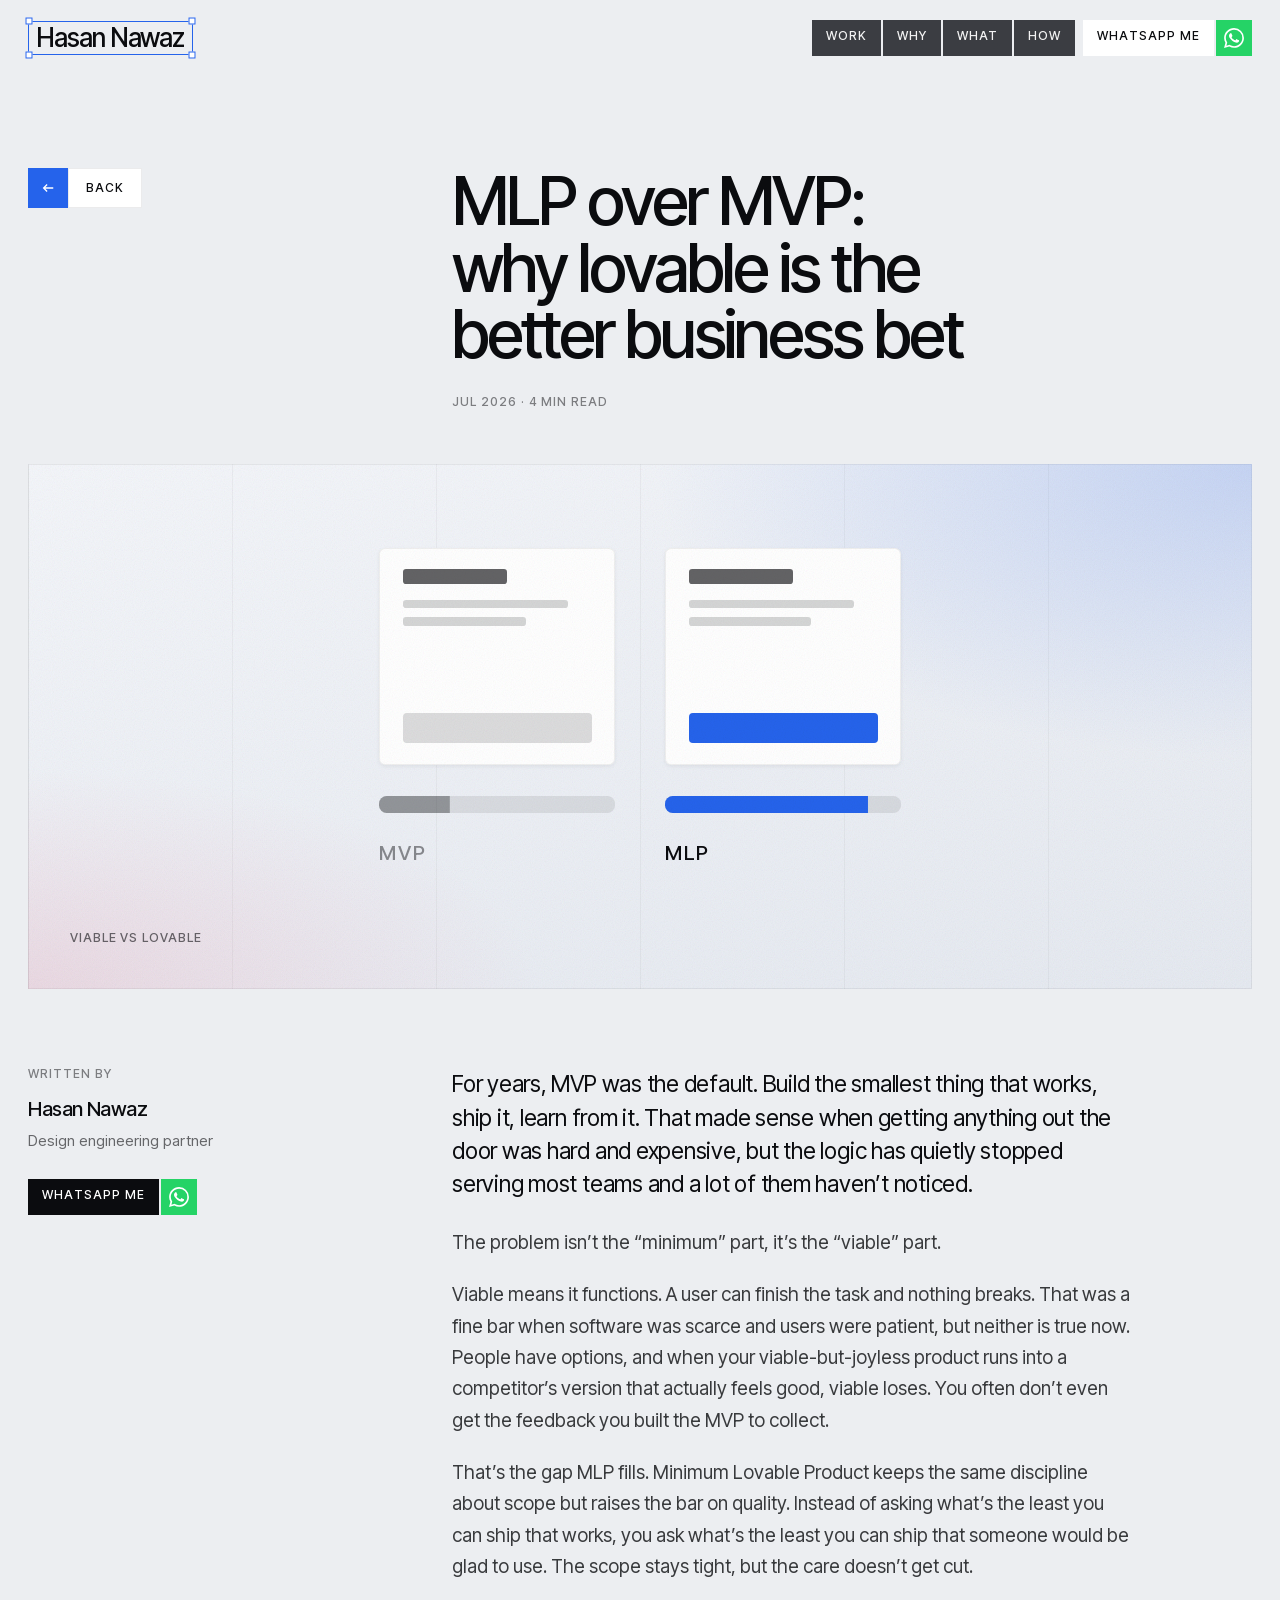
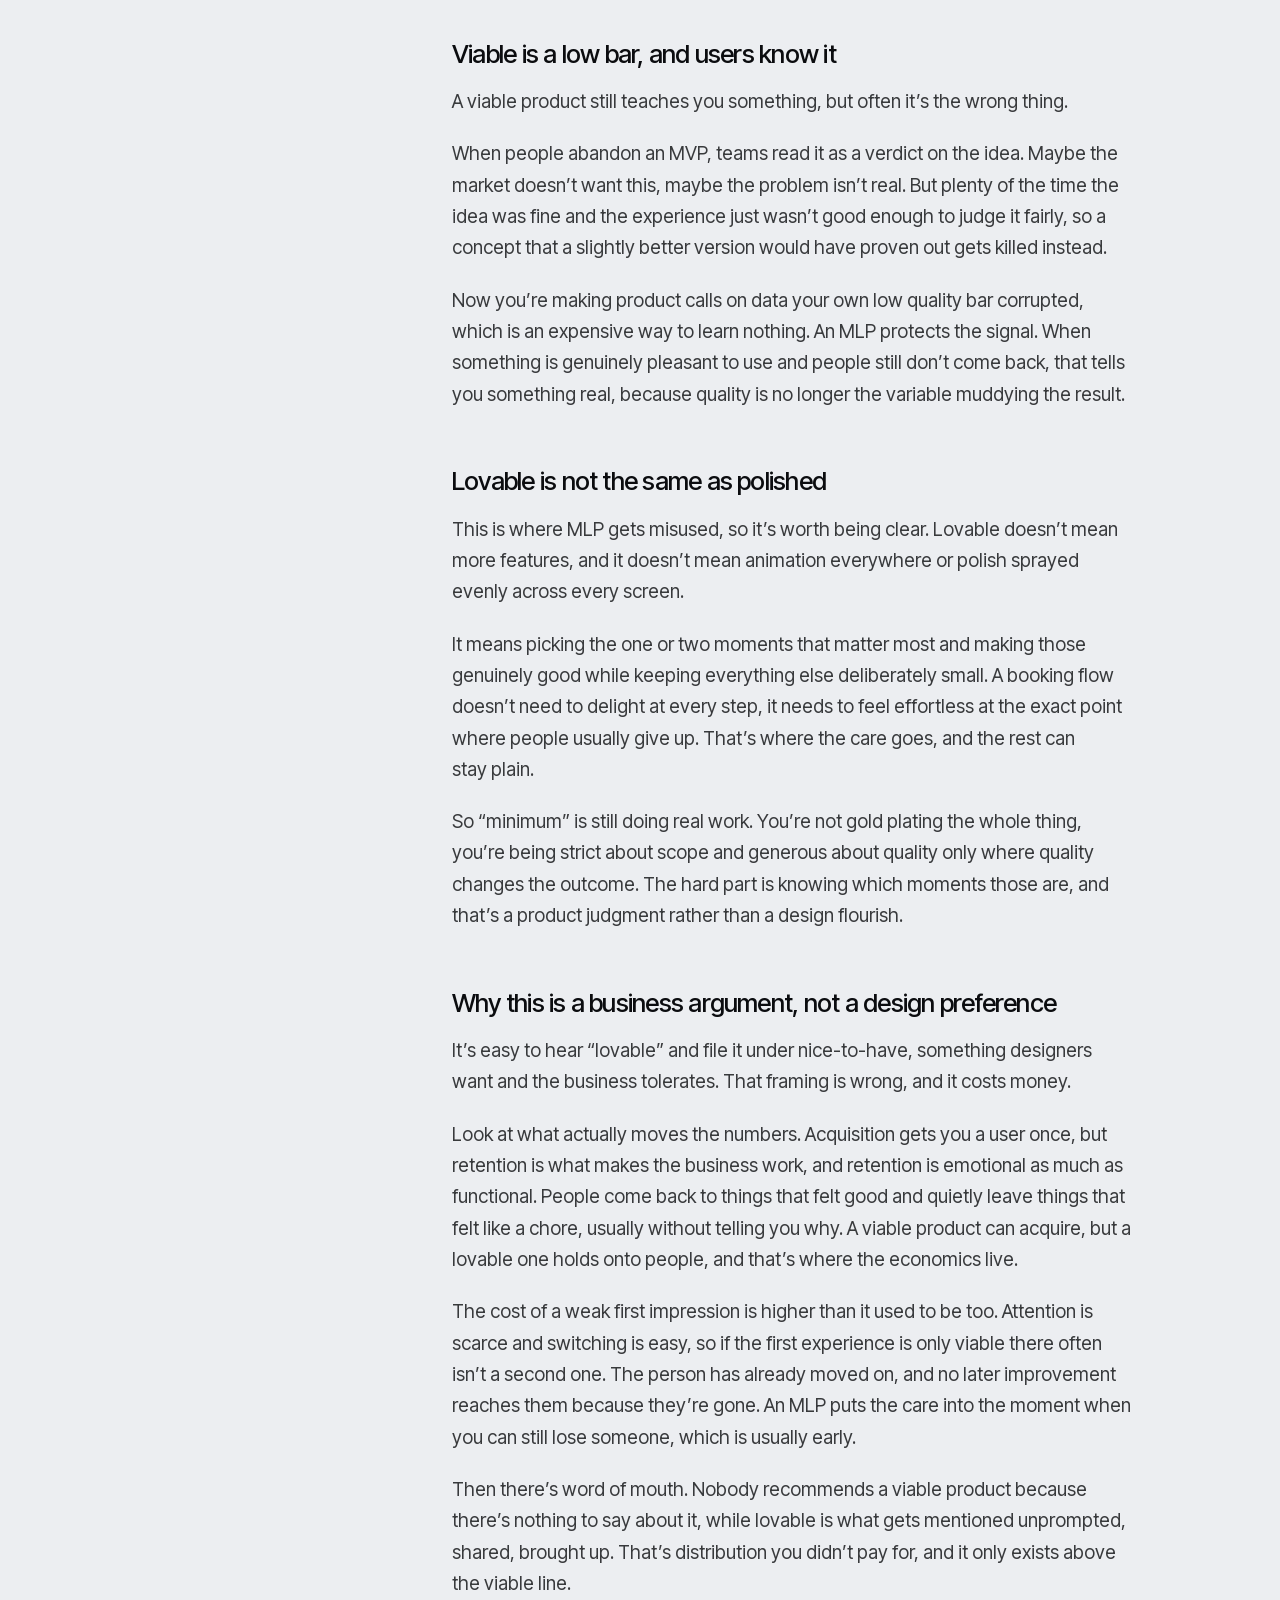
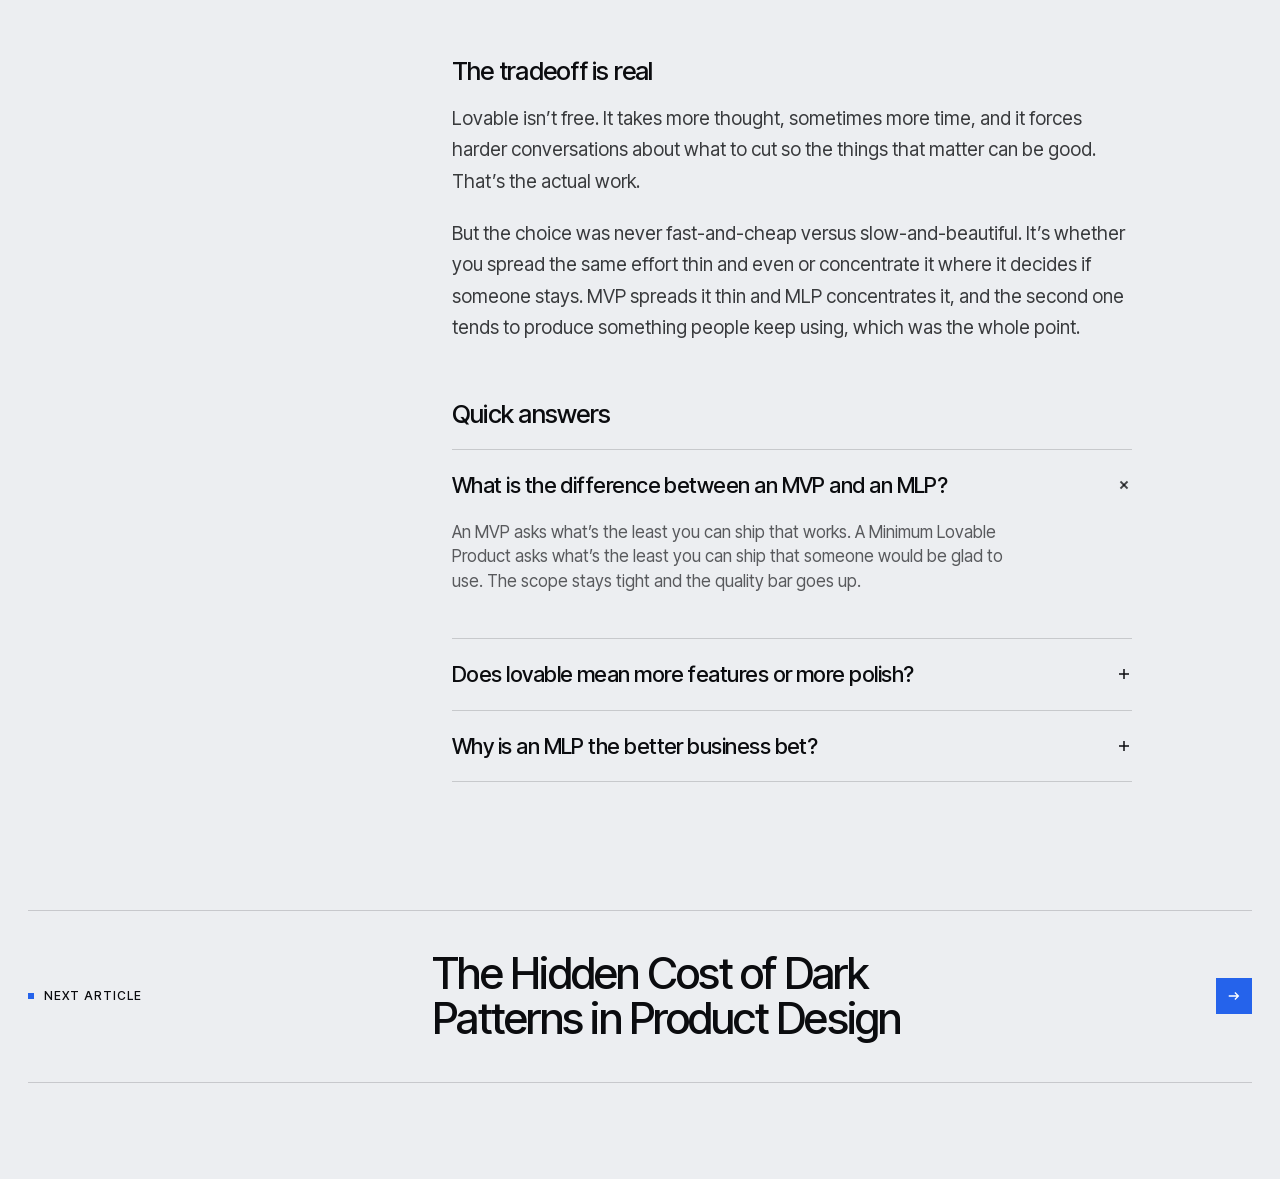
<file: thoughts/mlp-over-mvp.html>
<!doctype html>
<html lang="en">
<head>
  <meta charset="utf-8">
  <meta name="viewport" content="width=device-width, initial-scale=1, viewport-fit=cover">
  <title>MLP over MVP: why lovable is the better business bet | Hasan Nawaz</title>
  <meta name="description" content="For years, MVP was the default. Build the smallest thing that works, ship it, learn from it. That made sense when getting anything out the door was…">
  <link rel="canonical" href="https://hasannawaz.com/thoughts/mlp-over-mvp">
  <meta property="og:url" content="https://hasannawaz.com/thoughts/mlp-over-mvp">
  <meta property="og:type" content="article">
  <meta property="article:published_time" content="2026-07-25">
  <meta property="og:site_name" content="Hasan Nawaz">
  <meta property="og:title" content="MLP over MVP: why lovable is the better business bet | Hasan Nawaz">
  <meta property="og:description" content="For years, MVP was the default. Build the smallest thing that works, ship it, learn from it. That made sense when getting anything out the door was…">
  <meta property="og:image" content="https://hasannawaz.com/assets/og/mlp-over-mvp.jpg?v=2">
  <meta property="og:image:alt" content="MLP over MVP: why lovable is the better business bet, by Hasan Nawaz">
  <meta property="og:image:width" content="1200">
  <meta property="og:image:height" content="630">
  <meta name="twitter:card" content="summary_large_image">
  <meta name="twitter:image" content="https://hasannawaz.com/assets/og/mlp-over-mvp.jpg?v=2">
  <meta name="theme-color" content="#eceef1">
  <link rel="icon" href="../favicon.ico" sizes="48x48">
  <link rel="icon" href="../assets/favicon.svg" type="image/svg+xml">
  <link rel="apple-touch-icon" href="../assets/apple-touch-icon.png">
  <script type="application/ld+json">{"@context": "https://schema.org", "@graph": [{"@type": "BlogPosting", "headline": "MLP over MVP: why lovable is the better business bet", "description": "For years, MVP was the default. Build the smallest thing that works, ship it, learn from it. That made sense when getting anything out the door was…", "url": "https://hasannawaz.com/thoughts/mlp-over-mvp", "mainEntityOfPage": "https://hasannawaz.com/thoughts/mlp-over-mvp", "image": "https://hasannawaz.com/assets/og/mlp-over-mvp.jpg", "datePublished": "2026-07-25", "inLanguage": "en", "author": {"@type": "Person", "@id": "https://hasannawaz.com/#hasan", "name": "Hasan Nawaz", "url": "https://hasannawaz.com/"}, "publisher": {"@type": "Person", "@id": "https://hasannawaz.com/#hasan", "name": "Hasan Nawaz", "url": "https://hasannawaz.com/"}}, {"@type": "BreadcrumbList", "itemListElement": [{"@type": "ListItem", "position": 1, "name": "Hasan Nawaz", "item": "https://hasannawaz.com/"}, {"@type": "ListItem", "position": 2, "name": "MLP over MVP: why lovable is the better business bet", "item": "https://hasannawaz.com/thoughts/mlp-over-mvp"}]}, {"@type": "FAQPage", "mainEntity": [{"@type": "Question", "name": "What is the difference between an MVP and an MLP?", "acceptedAnswer": {"@type": "Answer", "text": "An MVP asks what’s the least you can ship that works. A Minimum Lovable Product asks what’s the least you can ship that someone would be glad to use. The scope stays tight and the quality bar goes up."}}, {"@type": "Question", "name": "Does lovable mean more features or more polish?", "acceptedAnswer": {"@type": "Answer", "text": "No. It means picking the 1 or 2 moments that matter most, making those genuinely good and keeping everything else deliberately small."}}, {"@type": "Question", "name": "Why is an MLP the better business bet?", "acceptedAnswer": {"@type": "Answer", "text": "Retention is what makes the business work, and people come back to things that felt good. Lovable products also get recommended, which is distribution you didn’t pay for."}}]}]}</script>
  <link rel="stylesheet" href="../styles.css">
  <link rel="preload" href="../assets/fonts/inter-tight-v9-latin.woff2" as="font" type="font/woff2" crossorigin>
</head>
<body class="article-page">
  <!-- Generated by scripts/build-articles.py from the Medium feed. Edit the script, not this file. -->

  <header class="nav on-light" data-nav>
    <a class="logo intro" style="--d:.1s" href="../index.html" aria-label="Hasan Nawaz, home">
      <!-- The logo: the name in Inter Tight 500, selected like a layer in Figma: the same blue box and
           handles as the first-visit blueprint intro (DESIGN.md §6). Live text, so it follows the nav colour -->
      <span class="logo-word" aria-hidden="true"><b>Hasan Nawaz</b><i></i><i></i><i></i><i></i></span>
    </a>

    <nav class="nav-links" aria-label="Primary">
      <a class="pill intro" style="--d:.18s" href="../index.html#work" data-roll-host><span data-roll>Work</span></a>
      <a class="pill intro" style="--d:.22s" href="../index.html#why" data-roll-host><span data-roll>Why</span></a>
      <a class="pill intro" style="--d:.26s" href="../index.html#services" data-roll-host><span data-roll>What</span></a>
      <a class="pill intro" style="--d:.30s" href="../index.html#process" data-roll-host><span data-roll>How</span></a>
      <a class="nav-cta intro" style="--d:.34s" href="https://wa.me/971547945306?text=Hi%20Hasan%2C%20can%20we%20talk%3F" target="_blank" rel="noopener" data-roll-host><span class="pill pill--light"><span data-roll>WhatsApp me</span></span><span class="ico ico--wa" aria-hidden="true"><svg viewBox="0 0 24 24" aria-hidden="true"><path d="M17.472 14.382c-.297-.149-1.758-.867-2.03-.967-.273-.099-.471-.148-.67.15-.197.297-.767.966-.94 1.164-.173.199-.347.223-.644.075-.297-.15-1.255-.463-2.39-1.475-.883-.788-1.48-1.761-1.653-2.059-.173-.297-.018-.458.13-.606.134-.133.298-.347.446-.52.149-.174.198-.298.298-.497.099-.198.05-.371-.025-.52-.075-.149-.669-1.612-.916-2.207-.242-.579-.487-.5-.669-.51-.173-.008-.371-.01-.57-.01-.198 0-.52.074-.792.372-.272.297-1.04 1.016-1.04 2.479 0 1.462 1.065 2.875 1.213 3.074.149.198 2.096 3.2 5.077 4.487.709.306 1.262.489 1.694.625.712.227 1.36.195 1.871.118.571-.085 1.758-.719 2.006-1.413.248-.694.248-1.289.173-1.413-.074-.124-.272-.198-.57-.347m-5.421 7.403h-.004a9.87 9.87 0 01-5.031-1.378l-.361-.214-3.741.982.998-3.648-.235-.374a9.86 9.86 0 01-1.51-5.26c.001-5.45 4.436-9.884 9.888-9.884 2.64 0 5.122 1.03 6.988 2.898a9.825 9.825 0 012.893 6.994c-.003 5.45-4.437 9.884-9.885 9.884m8.413-18.297A11.815 11.815 0 0012.05 0C5.495 0 .16 5.335.157 11.892c0 2.096.547 4.142 1.588 5.945L.057 24l6.305-1.654a11.882 11.882 0 005.683 1.448h.005c6.554 0 11.89-5.335 11.893-11.893a11.821 11.821 0 00-3.48-8.413Z"/></svg></span></a>
    </nav>

    <button class="pill menu-btn intro" style="--d:.2s" type="button" aria-expanded="false" aria-controls="menu" data-menu-btn>
      <span data-menu-label>Menu</span>
    </button>
  </header>

  <div class="menu" id="menu" data-menu hidden>
    <a href="../index.html#work">Work</a>
    <a href="../index.html#why">Why me</a>
    <a href="../index.html#services">What I do</a>
    <a href="../index.html#process">How I work</a>
    <a class="menu-cta" href="https://wa.me/971547945306?text=Hi%20Hasan%2C%20can%20we%20talk%3F" target="_blank" rel="noopener">WhatsApp me</a>
  </div>

  <main class="article">
    <header class="art-head">
      <a class="btn art-back" href="../index.html#thought-leadership"><span class="ico ico--back" aria-hidden="true"><svg viewBox="0 0 16 16"><path d="M14 8H3M7 4L3 8l4 4"/></svg></span><span class="btn-label">Back</span></a>
      <div class="art-titles">
        <h1 class="art-title">MLP over MVP: why lovable is the better business bet</h1>
        <p class="label art-meta"><time datetime="2026-07-25">Jul 2026</time> · 4 min read</p>
      </div>
    </header>

    <div class="cover cover--1 art-cover" aria-hidden="true" data-play><span class="cover-stage"><span class="cv cv--mlp-over-mvp"><i class="cv-card ml-a"><i class="cv-h"></i><i class="cv-l"></i><i class="cv-l cv-l--s"></i><i class="cv-btn cv-btn--mute"></i></i><i class="cv-card ml-b"><i class="cv-h"></i><i class="cv-l"></i><i class="cv-l cv-l--s"></i><i class="cv-btn"></i><i class="ml-ring"></i></i><i class="ml-meter ml-a" style="--to:.3"><b></b></i><i class="ml-meter ml-b" style="--to:.86"><b></b></i><i class="cv-tag ml-ta">MVP</i><i class="cv-tag ml-tb">MLP</i><i class="cv-cur"></i></span></span><span class="label cover-cap">Viable vs lovable</span></div>

    <div class="art-body">
      <aside class="art-aside">
        <p class="label art-aside-label">Written by</p>
        <p class="art-author">Hasan Nawaz</p>
        <p class="art-role">Design engineering partner</p>
        <a class="art-cta" href="https://wa.me/971547945306?text=Hi%20Hasan%2C%20can%20we%20talk%3F" target="_blank" rel="noopener" data-roll-host><span class="pill pill--light"><span data-roll>WhatsApp me</span></span><span class="ico ico--wa" aria-hidden="true"><svg viewBox="0 0 24 24" aria-hidden="true"><path d="M17.472 14.382c-.297-.149-1.758-.867-2.03-.967-.273-.099-.471-.148-.67.15-.197.297-.767.966-.94 1.164-.173.199-.347.223-.644.075-.297-.15-1.255-.463-2.39-1.475-.883-.788-1.48-1.761-1.653-2.059-.173-.297-.018-.458.13-.606.134-.133.298-.347.446-.52.149-.174.198-.298.298-.497.099-.198.05-.371-.025-.52-.075-.149-.669-1.612-.916-2.207-.242-.579-.487-.5-.669-.51-.173-.008-.371-.01-.57-.01-.198 0-.52.074-.792.372-.272.297-1.04 1.016-1.04 2.479 0 1.462 1.065 2.875 1.213 3.074.149.198 2.096 3.2 5.077 4.487.709.306 1.262.489 1.694.625.712.227 1.36.195 1.871.118.571-.085 1.758-.719 2.006-1.413.248-.694.248-1.289.173-1.413-.074-.124-.272-.198-.57-.347m-5.421 7.403h-.004a9.87 9.87 0 01-5.031-1.378l-.361-.214-3.741.982.998-3.648-.235-.374a9.86 9.86 0 01-1.51-5.26c.001-5.45 4.436-9.884 9.888-9.884 2.64 0 5.122 1.03 6.988 2.898a9.825 9.825 0 012.893 6.994c-.003 5.45-4.437 9.884-9.885 9.884m8.413-18.297A11.815 11.815 0 0012.05 0C5.495 0 .16 5.335.157 11.892c0 2.096.547 4.142 1.588 5.945L.057 24l6.305-1.654a11.882 11.882 0 005.683 1.448h.005c6.554 0 11.89-5.335 11.893-11.893a11.821 11.821 0 00-3.48-8.413Z"/></svg></span></a>
      </aside>
      <article class="prose">
        <p>For years, MVP was the default. Build the smallest thing that works, ship it, learn from it. That made sense when getting anything out the door was hard and expensive, but the logic has quietly stopped serving most teams and a lot of them haven’t noticed.</p><p>The problem isn’t the “minimum” part, it’s the “viable” part.</p><p>Viable means it functions. A user can finish the task and nothing breaks. That was a fine bar when software was scarce and users were patient, but neither is true now. People have options, and when your viable-but-joyless product runs into a competitor’s version that actually feels good, viable loses. You often don’t even get the feedback you built the MVP to collect.</p><p>That’s the gap MLP fills. Minimum Lovable Product keeps the same discipline about scope but raises the bar on quality. Instead of asking what’s the least you can ship that works, you ask what’s the least you can ship that someone would be glad to use. The scope stays tight, but the care doesn’t get cut.</p><h2>Viable is a low bar, and users know it</h2><p>A viable product still teaches you something, but often it’s the wrong thing.</p><p>When people abandon an MVP, teams read it as a verdict on the idea. Maybe the market doesn’t want this, maybe the problem isn’t real. But plenty of the time the idea was fine and the experience just wasn’t good enough to judge it fairly, so a concept that a slightly better version would have proven out gets killed instead.</p><p>Now you’re making product calls on data your own low quality bar corrupted, which is an expensive way to learn nothing. An MLP protects the signal. When something is genuinely pleasant to use and people still don’t come back, that tells you something real, because quality is no longer the variable muddying the result.</p><h2>Lovable is not the same as polished</h2><p>This is where MLP gets misused, so it’s worth being clear. Lovable doesn’t mean more features, and it doesn’t mean animation everywhere or polish sprayed evenly across every screen.</p><p>It means picking the one or two moments that matter most and making those genuinely good while keeping everything else deliberately small. A booking flow doesn’t need to delight at every step, it needs to feel effortless at the exact point where people usually give up. That’s where the care goes, and the rest can stay plain.</p><p>So “minimum” is still doing real work. You’re not gold plating the whole thing, you’re being strict about scope and generous about quality only where quality changes the outcome. The hard part is knowing which moments those are, and that’s a product judgment rather than a design flourish.</p><h2>Why this is a business argument, not a design preference</h2><p>It’s easy to hear “lovable” and file it under nice-to-have, something designers want and the business tolerates. That framing is wrong, and it costs money.</p><p>Look at what actually moves the numbers. Acquisition gets you a user once, but retention is what makes the business work, and retention is emotional as much as functional. People come back to things that felt good and quietly leave things that felt like a chore, usually without telling you why. A viable product can acquire, but a lovable one holds onto people, and that’s where the economics live.</p><p>The cost of a weak first impression is higher than it used to be too. Attention is scarce and switching is easy, so if the first experience is only viable there often isn’t a second one. The person has already moved on, and no later improvement reaches them because they’re gone. An MLP puts the care into the moment when you can still lose someone, which is usually early.</p><p>Then there’s word of mouth. Nobody recommends a viable product because there’s nothing to say about it, while lovable is what gets mentioned unprompted, shared, brought up. That’s distribution you didn’t pay for, and it only exists above the viable line.</p><h2>The tradeoff is real</h2><p>Lovable isn’t free. It takes more thought, sometimes more time, and it forces harder conversations about what to cut so the things that matter can be good. That’s the actual work.</p><p>But the choice was never fast-and-cheap versus slow-and-beautiful. It’s whether you spread the same effort thin and even or concentrate it where it decides if someone stays. MVP spreads it thin and MLP concentrates it, and the second one tends to produce something people keep using, which was the whole point.</p>
        <section class="art-faq" aria-labelledby="art-faq-title">
          <h2 id="art-faq-title">Quick answers</h2>
          <div class="faq-list">
          <details class="faq-item" open><summary><h3 class="faq-q">What is the difference between an MVP and an MLP?</h3><svg viewBox="0 0 16 16" aria-hidden="true"><path d="M8 3v10M3 8h10"/></svg></summary><p class="faq-a">An MVP asks what’s the least you can ship that works. A Minimum Lovable Product asks what’s the least you can ship that someone would be glad to use. The scope stays tight and the quality bar goes up.</p></details>
          <details class="faq-item"><summary><h3 class="faq-q">Does lovable mean more features or more polish?</h3><svg viewBox="0 0 16 16" aria-hidden="true"><path d="M8 3v10M3 8h10"/></svg></summary><p class="faq-a">No. It means picking the 1 or 2 moments that matter most, making those genuinely good and keeping everything else deliberately small.</p></details>
          <details class="faq-item"><summary><h3 class="faq-q">Why is an MLP the better business bet?</h3><svg viewBox="0 0 16 16" aria-hidden="true"><path d="M8 3v10M3 8h10"/></svg></summary><p class="faq-a">Retention is what makes the business work, and people come back to things that felt good. Lovable products also get recommended, which is distribution you didn’t pay for.</p></details>
          </div>
        </section>
      </article>
    </div>

    <a class="art-next" href="dark-patterns.html" data-roll-host>
      <span class="label art-next-label"><span class="sq"></span>Next article</span>
      <span class="art-next-title">The Hidden Cost of Dark Patterns in Product Design</span>
      <span class="ico" aria-hidden="true"><svg viewBox="0 0 16 16"><path d="M2 8h11M9 4l4 4-4 4"/></svg><svg viewBox="0 0 16 16"><path d="M2 8h11M9 4l4 4-4 4"/></svg></span>
    </a>
  </main>

  <script src="../js/analytics.js"></script>
  <script src="../js/ui.js"></script>
  <script>window.HC.initRolls(); window.HC.initMenu(); window.HC.initBento();</script>
  <!-- WhatsApp, always a thumb away -->
</body>
</html>
</file>
<file: styles.css>
/* ─────────────────────────────────────────────────────────────
   hasancooks — tokens
   Palette pulled from the hasannawaz.com fluid gradient.
   ───────────────────────────────────────────────────────────── */
:root {
  --dark: #050505;
  --ink: #f3f3f3;
  --ink-2: rgba(243, 243, 243, 0.68);
  --ink-3: rgba(243, 243, 243, 0.42);
  --paper: #eceef1;
  --paper-ink: #0b0c0f;
  --paper-line: rgba(11, 12, 15, 0.08);

  --blue: #2563eb;
  --rose: #e11d48;
  --orange: #f97316;

  --glass: rgba(20, 22, 28, 0.56);
  --glass-strong: rgba(20, 22, 28, 0.82);
  --glass-hover: rgba(255, 255, 255, 0.16);
  --hair: rgba(255, 255, 255, 0.14);

  --font: "Inter Tight", "Inter Tight Fallback", ui-sans-serif, system-ui, -apple-system, sans-serif;
  --ease-out: cubic-bezier(0.16, 1, 0.3, 1);
  --ease-io: cubic-bezier(0.65, 0, 0.35, 1);

  --gutter: 28px;
  --ctl: 36px; /* control height */
}

@media (max-width: 767px) {
  :root { --gutter: 16px; }
}

/* Inter Tight, self-hosted (variable, 300–600). Latin first; Latin Extended only
   downloads if a page uses those characters. */
@font-face {
  font-family: "Inter Tight";
  font-style: normal;
  font-weight: 300 600;
  font-display: swap;
  src: url("assets/fonts/inter-tight-v9-latin.woff2") format("woff2");
  unicode-range: U+0000-00FF, U+0131, U+0152-0153, U+02BB-02BC, U+02C6, U+02DA, U+02DC, U+0304, U+0308, U+0329, U+2000-206F, U+20AC, U+2122, U+2191, U+2193, U+2212, U+2215, U+FEFF, U+FFFD;
}
@font-face {
  font-family: "Inter Tight";
  font-style: normal;
  font-weight: 300 600;
  font-display: swap;
  src: url("assets/fonts/inter-tight-v9-latin-ext.woff2") format("woff2");
  unicode-range: U+0100-02BA, U+02BD-02C5, U+02C7-02CC, U+02CE-02D7, U+02DD-02FF, U+0304, U+0308, U+0329, U+1D00-1DBF, U+1E00-1E9F, U+1EF2-1EFF, U+2020, U+20A0-20AB, U+20AD-20C4, U+2113, U+2C60-2C7F, U+A720-A7FF;
}

/* Local stand-in sized like Inter Tight, so text doesn't jump when the web font arrives */
@font-face {
  font-family: "Inter Tight Fallback";
  src: local("Arial"), local("Helvetica Neue"), local("Helvetica");
  size-adjust: 97%;
  ascent-override: 96%;
  descent-override: 24%;
  line-gap-override: 0%;
}

/* ── Base ─────────────────────────────────────────────────── */
*, *::before, *::after { box-sizing: border-box; }

html {
  background: var(--paper);
  -webkit-text-size-adjust: 100%;
}
html.menu-open { overflow: hidden; }

body {
  margin: 0;
  background: var(--paper);
  color: var(--ink);
  font-family: var(--font);
  font-size: 16px;
  line-height: 1.5;
  -webkit-font-smoothing: antialiased;
  -moz-osx-font-smoothing: grayscale;
  font-feature-settings: "ss01", "cv11";
  overflow-x: hidden;
}

a { color: inherit; text-decoration: none; }
p { margin: 0; }
button { font: inherit; color: inherit; border: 0; background: none; cursor: pointer; }

:focus-visible {
  outline: 1px solid var(--ink);
  outline-offset: 3px;
}
/* sections take focus after an in-page link, so reading continues from there; no ring */
[tabindex="-1"]:focus { outline: none; }

.label {
  font-size: 12px;
  font-weight: 500;
  line-height: 1;
  letter-spacing: 0.08em;
  text-transform: uppercase;
}
.muted { color: var(--ink-3); }
/* section labels are hidden: the words stay for screen readers, and the hidden square plus an invisible
   character keep each label's size, so the titles sit exactly where they did */
.label.mark .sq { visibility: hidden; }
.label.mark::after { content: "\200b"; }

.sq {
  display: inline-block;
  width: 6px;
  height: 6px;
  margin-right: 10px;
  background: var(--blue);
  vertical-align: 0.1em;
}

/* Intro: pure CSS, so it plays on first paint without waiting for any script */
@keyframes rise {
  from { opacity: 0; transform: translate3d(0, 18px, 0); }
}
@keyframes line-up {
  from { transform: translate3d(0, 108%, 0); }
}
.intro { animation: rise 1.1s var(--ease-out) both; animation-delay: var(--d, 0s); }

/* ── Text roll (hover) ────────────────────────────────────── */
.roll {
  position: relative;
  display: inline-flex;
  flex-direction: column;
  height: 1.2em;
  line-height: 1.2;
  overflow: hidden;
  vertical-align: top;
}
.roll > span { display: block; white-space: pre; }
.roll .c {
  display: inline-block;
  transition: transform 0.6s var(--ease-out);
  transition-delay: calc(var(--i) * 16ms);
}
/* the roll is a hover effect: on touch screens a tap would leave it stuck half-way */
@media (hover: hover) and (pointer: fine) {
  [data-roll-host]:hover .roll .c { transform: translateY(-100%); }
}
[data-roll-host]:focus-visible .roll .c { transform: translateY(-100%); }

/* ── Arrow icon (slide-through on hover) ─────────────────── */
.ico {
  position: relative;
  display: grid;
  place-items: center;
  flex: none;
  width: var(--ctl);
  height: var(--ctl);
  background: var(--blue);
  color: #fff;
  overflow: hidden;
}
.ico svg {
  position: absolute;
  width: 14px;
  height: 14px;
  fill: none;
  stroke: currentColor;
  stroke-width: 1.5;
  transition: transform 0.6s var(--ease-out);
}
.ico svg:last-child { transform: translateX(-260%); } /* parked clear of the box at any control size */
@media (hover: hover) and (pointer: fine) {
  [data-roll-host]:hover .ico svg:first-child { transform: translateX(260%); }
  [data-roll-host]:hover .ico svg:last-child { transform: translateX(0); }
}

/* ── Nav ──────────────────────────────────────────────────── */
/* Sits at the top of the page and scrolls away with it: no sticky bar */
.nav {
  position: absolute;
  inset: 0 0 auto 0;
  z-index: 50;
  display: flex;
  align-items: center;
  justify-content: space-between;
  padding: 20px var(--gutter);
  pointer-events: none;
}
.nav > * { pointer-events: auto; }

.logo {
  display: inline-flex;
  align-items: center;
  color: #fff;
  transition: color 0.5s var(--ease-out);
}
/* the logo: the name in Inter Tight 500, selected like a layer in Figma (the same box the headline sits in
   during the first-visit blueprint intro). The frame is sized from the capitals, so the space is equal on
   all 4 sides. The name follows the nav colour; the frame and handles stay blue and white. */
.logo-word {
  --pad: 0.3em;
  position: relative;
  display: inline-block;
  font-size: 26px;
  line-height: 1;
  white-space: nowrap;
  /* without text-box trimming, Inter Tight's line box leaves 0.137em above the capitals and below the baseline */
  padding: calc(var(--pad) - 0.137em) calc(var(--pad) + 0.02em) calc(var(--pad) - 0.137em) var(--pad);
}
@supports (text-box: trim-both cap alphabetic) {
  .logo-word { padding-top: var(--pad); padding-bottom: var(--pad); }
  .logo-word b { text-box: trim-both cap alphabetic; }
}
.logo-word b { display: block; font-weight: 500; letter-spacing: -0.04em; }
.logo-word { --grow: 0px; }
.logo-word::before { content: ""; position: absolute; inset: calc(-1 * var(--grow)); border: 1px solid var(--blue); pointer-events: none; transition: inset 0.5s var(--ease-out); }
.logo-word i { position: absolute; width: 7px; height: 7px; background: #fff; border: 1px solid var(--blue); transform: translate(-50%, -50%); transition: left 0.5s var(--ease-out), top 0.5s var(--ease-out); }
.logo-word i:nth-of-type(1) { left: calc(0.5px - var(--grow)); top: calc(0.5px - var(--grow)); }
.logo-word i:nth-of-type(2) { left: calc(100% - 0.5px + var(--grow)); top: calc(0.5px - var(--grow)); }
.logo-word i:nth-of-type(3) { left: calc(0.5px - var(--grow)); top: calc(100% - 0.5px + var(--grow)); }
.logo-word i:nth-of-type(4) { left: calc(100% - 0.5px + var(--grow)); top: calc(100% - 0.5px + var(--grow)); }
/* hover (mouse only): the layer is resized like in Figma. The box grows 4px a side, the handles follow,
   and a blue size label shows the new width x height under it (the box is 162 x 34 at rest, so 170 x 42) */
.logo-word::after {
  content: "170 \00D7  42";
  position: absolute;
  left: 50%;
  top: calc(100% + 12px);
  padding: 3px 5px;
  background: var(--blue);
  color: #fff;
  font-size: 10px;
  font-weight: 500;
  letter-spacing: 0.02em;
  line-height: 1;
  white-space: nowrap;
  font-variant-numeric: tabular-nums;
  opacity: 0;
  transform: translate(-50%, -4px);
  transition: opacity 0.3s var(--ease-out), transform 0.5s var(--ease-out);
  pointer-events: none;
}
@media (hover: hover) and (pointer: fine) and (min-width: 768px) {
  .logo:hover .logo-word, .logo:focus-visible .logo-word { --grow: 4px; }
  .logo:hover .logo-word::after, .logo:focus-visible .logo-word::after { opacity: 1; transform: translate(-50%, 0); }
}
@media (prefers-reduced-motion: reduce) { .logo-word::before, .logo-word i, .logo-word::after { transition: none; } }
@media (max-width: 767px) { .logo-word { font-size: 21px; } .logo-word i { width: 6px; height: 6px; } }
.nav.on-light .logo { color: var(--paper-ink); }

.nav-links { display: flex; gap: 2px; }

.pill {
  display: inline-flex;
  align-items: center;
  height: var(--ctl);
  padding: 0 14px;
  background: var(--glass);
  -webkit-backdrop-filter: blur(16px) saturate(140%);
  backdrop-filter: blur(16px) saturate(140%);
  color: var(--ink);
  font-size: 12px;
  font-weight: 500;
  letter-spacing: 0.08em;
  text-transform: uppercase;
  transition: background-color 0.4s var(--ease-out), color 0.4s var(--ease-out);
}
.pill:hover { background: var(--glass-hover); }
.nav.on-light .pill { background: var(--glass-strong); }
.nav.on-light .pill:hover { background: #22252d; }

.nav-cta { display: inline-flex; gap: 2px; margin-left: 6px; }
.pill--light { background: var(--ink); color: var(--paper-ink); }
.pill--light:hover, .nav.on-light .pill--light, .nav.on-light .pill--light:hover { background: #fff; color: var(--paper-ink); }

.menu-btn { display: none; }

.menu {
  position: fixed;
  inset: 0;
  z-index: 40;
  display: flex;
  flex-direction: column;
  justify-content: flex-end;
  gap: 4px;
  padding: 96px var(--gutter) 32px;
  background: rgba(5, 5, 5, 0.94);
  -webkit-backdrop-filter: blur(20px);
  backdrop-filter: blur(20px);
}
.menu[hidden] { display: none; }
.menu a {
  font-size: 44px;
  font-weight: 500;
  letter-spacing: -0.04em;
  line-height: 1.1;
}
.menu .menu-cta { margin-top: 24px; color: var(--blue); }
.menu .menu-wa { color: #25d366; }
.menu a { animation: rise 0.7s var(--ease-out) both; }
.menu a:nth-child(2) { animation-delay: 0.05s; }
.menu a:nth-child(3) { animation-delay: 0.1s; }
.menu a:nth-child(4) { animation-delay: 0.15s; }
.menu a:nth-child(5) { animation-delay: 0.2s; }
.menu a:nth-child(6) { animation-delay: 0.25s; }
.menu a:nth-child(7) { animation-delay: 0.3s; }

@media (max-width: 899px) {
  .nav-links { display: none; }
  .menu-btn { display: inline-flex; }
}

/* ── Hero ─────────────────────────────────────────────────── */
/* Scroll choreography (read by main.js too, so keep them here):
   --collapse: scroll distance, in viewport heights, over which the frame shrinks
   --drift: share of that scroll the stage is held back by (0 = scrolls away, 1 = pinned).
   The page itself always scrolls at native speed; only the stage moves slower. */
.hero {
  --collapse: 0.65;
  --drift: 0.7;
  position: relative;
  /* full screen + the distance the stage is held back + room for the caption */
  height: calc(100vh * (1.08 + var(--collapse) * var(--drift)));
  height: calc(100svh * (1.08 + var(--collapse) * var(--drift)));
  background: var(--paper);
}

.hero-stage {
  position: relative;
  height: 100vh;
  height: 100svh;
  will-change: transform;
}
/* Touch screens scroll on their own thread, ahead of any script, so a stage held back from
   JS trails the finger by a frame and judders. Where the browser can link an animation to
   scroll, the same hold and shrink run as scroll-driven animations instead, in step with
   the finger. main.js sets the frame's end insets (--clip-*) and leaves both alone. */
@supports (animation-timeline: scroll()) {
  @media (hover: none) and (pointer: coarse) {
    .hero-stage, .hero-frame {
      animation-timing-function: linear;
      animation-fill-mode: both;
      animation-timeline: scroll(root);
      animation-range: 0px calc(var(--collapse) * 100svh);
    }
    .hero-stage { animation-name: hero-hold; }
    .hero-frame { animation-name: hero-shrink; }
  }
}
/* 0.7 is the hero's --drift, written out: the Why me tile registers --drift as an integer
   (@property below), which turns 0.7 into 0 wherever CSS reads it */
@keyframes hero-hold { to { transform: translate3d(0, calc(0.7 * var(--collapse) * 100svh), 0); } }
@keyframes hero-shrink { to { clip-path: inset(var(--clip-t, 0px) var(--clip-s, 0px) var(--clip-b, 0px) var(--clip-s, 0px) round 4px); } }

/* Light, gridded page revealed as the frame shrinks; scrolls at normal speed */
.hero-backdrop {
  position: absolute;
  inset: 0;
  background-image:
    linear-gradient(to right, var(--paper-line) 1px, transparent 1px),
    linear-gradient(to bottom, var(--paper-line) 1px, transparent 1px);
  background-size: calc(100% / 6) 100%, 100% calc(100% / 4);
  background-position: var(--gutter) 0, 0 0;
}

.hero-caption {
  position: absolute;
  z-index: 1;
  color: var(--paper-ink);
  opacity: 0;
  white-space: nowrap;
}
.hero-caption { left: 50%; top: var(--fig-bottom, 100%); transform: translate(-50%, 18px); }

.hero-frame {
  position: absolute;
  inset: 0;
  z-index: 2;
  overflow: hidden;
  background: var(--dark);
  clip-path: inset(0 0 0 0 round 0px);
  will-change: clip-path;
}
/* Backdrop stack, back to front:
   1. CSS glow — paints instantly, needs nothing to load, and is the whole hero without WebGL
   2. Live 3D canvas — fades in over the glow */
.hero-glow {
  position: absolute;
  inset: 0;
  overflow: hidden;
  pointer-events: none;
}
/* Soft blobs from radial gradients, not blur filters: moving them is a cheap transform */
.hero-glow span {
  position: absolute;
  will-change: transform;
  animation: drift 22s var(--ease-io) infinite alternate;
}
.hero-glow span:nth-child(1) { width: 90vw; height: 80vh; left: 22%; bottom: -30%; background: radial-gradient(closest-side, rgba(37, 99, 235, 0.55), rgba(37, 99, 235, 0)); }
.hero-glow span:nth-child(2) { width: 55vw; height: 60vh; right: -15%; top: 25%; background: radial-gradient(closest-side, rgba(225, 29, 72, 0.4), rgba(225, 29, 72, 0)); animation-duration: 28s; animation-delay: -6s; }
.hero-glow span:nth-child(3) { width: 45vw; height: 50vh; left: 48%; top: 0; background: radial-gradient(closest-side, rgba(249, 115, 22, 0.26), rgba(249, 115, 22, 0)); animation-duration: 34s; animation-delay: -12s; }
@keyframes drift {
  0% { transform: translate3d(0, 0, 0) scale(1); }
  50% { transform: translate3d(-6%, -4%, 0) scale(1.08); }
  100% { transform: translate3d(5%, 3%, 0) scale(0.95); }
}
/* Nothing to animate once the 3D covers it */
.is-live .hero-glow { display: none; }
/* The glow is only the stand-in for browsers that can't run the 3D. Where the 3D is coming,
   the hero stays plain dark until it fades in, so nothing else flashes up first. */
.full:not(.three-off) .hero-glow { opacity: 0; animation: none; }
.full:not(.three-off) .hero-glow span { animation: none; }

.hero-canvas {
  position: absolute;
  inset: 0;
  width: 100%;
  height: 100%;
  display: block;
  opacity: 0;
  visibility: hidden;
}
.is-live .hero-canvas {
  opacity: 1;
  visibility: visible;
  animation: focus-in 1.2s var(--ease-out);
}
/* Opacity and scale only: a CSS blur on a WebGL canvas flickers on some GPUs */
@keyframes focus-in {
  from { opacity: 0; transform: scale(1.02); }
}

/* Annotations only exist alongside the live scene */
.ann-svg, .ann-labels { visibility: hidden; }
.is-live .ann-svg, .is-live .ann-labels { visibility: visible; }

/* Keeps the type readable over the scene */
.hero-shade {
  position: absolute;
  inset: 0;
  pointer-events: none;
  background:
    linear-gradient(90deg, rgba(5, 5, 5, 0.62) 0%, rgba(5, 5, 5, 0.18) 42%, rgba(5, 5, 5, 0) 60%),
    linear-gradient(0deg, rgba(5, 5, 5, 0.6) 0%, rgba(5, 5, 5, 0) 32%),
    linear-gradient(180deg, rgba(5, 5, 5, 0.5) 0%, rgba(5, 5, 5, 0) 18%);
}

.grain {
  position: absolute;
  inset: -50%;
  pointer-events: none;
  opacity: 0.07;
  background-image: url("data:image/svg+xml,%3Csvg xmlns='http://www.w3.org/2000/svg' width='160' height='160'%3E%3Cfilter id='n'%3E%3CfeTurbulence type='fractalNoise' baseFrequency='.9' numOctaves='2' stitchTiles='stitch'/%3E%3C/filter%3E%3Crect width='100%25' height='100%25' filter='url(%23n)'/%3E%3C/svg%3E");
  will-change: transform;
  animation: grain 0.9s steps(5) infinite;
}
.perf-low .grain { animation: none; }
@keyframes grain {
  0% { transform: translate(0, 0); }
  20% { transform: translate(-3%, 2%); }
  40% { transform: translate(2%, -3%); }
  60% { transform: translate(-2%, -1%); }
  80% { transform: translate(3%, 3%); }
  100% { transform: translate(0, 0); }
}

/* Content */
.hero-content {
  position: absolute;
  z-index: 3;
  left: var(--gutter);
  top: clamp(120px, 21vh, 230px);
  max-width: 62vw;
}

.eyebrow {
  display: flex;
  align-items: center;
  margin-bottom: 28px;
  color: #fff;
}

.hero-title {
  margin: 0;
  font-size: clamp(52px, 7.4vw, 132px);
  font-weight: 500;
  line-height: 0.94;
  letter-spacing: -0.045em;
  color: #fff;
}
.hero-title .line {
  display: block;
  white-space: nowrap;
  overflow: hidden;
  /* room for descenders (the g) inside the mask; the negative margin keeps line spacing unchanged */
  padding-bottom: 0.2em;
  margin-bottom: -0.2em;
}
.hero-title .line > span {
  display: block;
  animation: line-up 1.2s var(--ease-out) both;
  animation-delay: var(--d, 0s);
}

/* ── First visit: the hero opens as a blueprint ──
   While the font and the 3D load, the frame is a drafting grid and the headline is drawn in
   outline, selected like a layer in Figma. Each line fills in as loading really progresses
   (--fill, set by main.js), then the blueprint fades and the usual intro plays. Shown at least
   0.6s, at most 2.5s; return visits (files cached) skip it. */
.hero-bp {
  position: absolute;
  inset: 0;
  z-index: 2;
  pointer-events: none;
  opacity: 0;
  visibility: hidden;
  transition: opacity 0.7s var(--ease-out), visibility 0s 0.7s;
  background-image:
    linear-gradient(to right, rgba(243, 243, 243, 0.07) 1px, transparent 1px),
    linear-gradient(to bottom, rgba(243, 243, 243, 0.07) 1px, transparent 1px);
  background-size: calc(100% / 6) 100%, 100% calc(100% / 4);
  background-position: var(--gutter) 0, 0 0;
}
.bp .hero-bp { opacity: 1; visibility: visible; transition: none; }
/* registration marks where the grid lines cross */
.bp-mark { position: absolute; width: 11px; height: 11px; margin: -5px 0 0 -5px; }
.bp-mark::before, .bp-mark::after { content: ""; position: absolute; background: rgba(243, 243, 243, 0.32); }
.bp-mark::before { left: 5px; top: 0; width: 1px; height: 11px; }
.bp-mark::after { top: 5px; left: 0; height: 1px; width: 11px; }
/* the headline's selection box (::before) and its 4 corner handles (::after: a blue square
   with a dark centre at each corner), drawn on the headline itself so they follow it anywhere */
.bp .hero-title { position: relative; width: fit-content; }
.bp .hero-title::before, .bp .hero-title::after { content: ""; position: absolute; pointer-events: none; }
.bp .hero-title::before { inset: -10px -14px -6px; border: 1px solid var(--blue); }
.bp .hero-title::after {
  inset: -14px -18px -10px;
  background:
    linear-gradient(var(--dark), var(--dark)) 1px 1px / 7px 7px, linear-gradient(var(--blue), var(--blue)) 0 0 / 9px 9px,
    linear-gradient(var(--dark), var(--dark)) calc(100% - 1px) 1px / 7px 7px, linear-gradient(var(--blue), var(--blue)) 100% 0 / 9px 9px,
    linear-gradient(var(--dark), var(--dark)) 1px calc(100% - 1px) / 7px 7px, linear-gradient(var(--blue), var(--blue)) 0 100% / 9px 9px,
    linear-gradient(var(--dark), var(--dark)) calc(100% - 1px) calc(100% - 1px) / 7px 7px, linear-gradient(var(--blue), var(--blue)) 100% 100% / 9px 9px;
  background-repeat: no-repeat;
}
@media (max-width: 767px) {
  .bp .hero-title::before { inset: -8px -9px -4px; }
  .bp .hero-title::after { inset: -12px -13px -8px; }
}

.bp .hero-title .line > span {
  animation: none;
  width: fit-content;
  /* the fill only paints inside the box, so stretch it over the descenders (the g's tail) and
     the tops of the capitals; the negative margins keep the lines exactly where they were */
  padding: 0.12em 0 0.22em;
  margin: -0.12em 0 -0.22em;
  color: transparent;
  -webkit-text-stroke: 1px rgba(243, 243, 243, 0.5);
  background: linear-gradient(90deg, #fff calc(var(--fill, 0) * 100%), transparent calc(var(--fill, 0) * 100%));
  -webkit-background-clip: text;
  background-clip: text;
  transition: -webkit-text-stroke-color 0.35s var(--ease-out);
}
.bp-done .hero-title .line > span { -webkit-text-stroke-color: transparent; }
.bp-was .hero-title .line > span { animation: none; }
/* everything else waits for the blueprint: the intros hold at their first frame */
.bp .intro, .bp .yalla-float { animation-play-state: paused; }
.hero-glow { transition: opacity 0.9s var(--ease-out); }
.bp .hero-glow { opacity: 0; }

.sc {
  display: inline-block;
  text-align: center;
  white-space: pre;
}

.hero-ctas {
  display: flex;
  flex-wrap: wrap;
  gap: 8px;
  margin-top: 40px;
}
.hero-ctas button.btn { padding: 0; border: 0; background: none; font-family: inherit; letter-spacing: 0.08em; text-transform: uppercase; cursor: pointer; }
.btn--yalla { flex: none; gap: 2px; width: fit-content; }

.btn {
  display: flex;
  align-items: stretch;
  height: 40px;
  font-size: 12px;
  font-weight: 500;
  letter-spacing: 0.08em;
  text-transform: uppercase;
}
.btn .ico { width: 40px; height: 40px; }
.btn-label {
  display: flex;
  flex: 1;
  align-items: center;
  padding: 0 18px;
  background: var(--ink);
  color: var(--paper-ink);
  transition: background-color 0.4s var(--ease-out);
}
.btn:hover .btn-label { background: #fff; }

.btn--ghost .btn-label {
  justify-content: center;
  background: var(--glass);
  color: var(--ink);
  -webkit-backdrop-filter: blur(16px);
  backdrop-filter: blur(16px);
}
.btn--ghost:hover .btn-label { background: var(--glass-hover); }

/* the green square marks every WhatsApp button */
.ico--wa { background: #25d366; }
.ico.ico--wa svg, .ico.ico--wa svg:last-child, a:hover .ico.ico--wa svg { position: static; width: 20px; height: 20px; fill: currentColor; stroke: none; transform: none; }
.btn--green { gap: 2px; }
.btn--green .ico { background: #25d366; transition: background-color 0.3s var(--ease-out); }
.btn--green .ico svg { position: static; width: 20px; height: 20px; fill: currentColor; stroke: none; transform: none; }
.btn--green:hover .ico { background: #1fbe5b; }

/* Foot row */
.hero-foot {
  position: absolute;
  z-index: 3;
  left: var(--gutter);
  right: var(--gutter);
  bottom: var(--gutter);
  display: grid;
  grid-template-columns: minmax(0, 1fr) minmax(0, 1.5fr) minmax(0, 1fr);
  gap: 24px;
  align-items: end;
}

.status { display: grid; gap: 10px; }
.status .label { display: flex; align-items: center; gap: 0.4em; }
.dot {
  position: relative;
  width: 7px;
  height: 7px;
  margin-right: 6px;
  border-radius: 50%;
  background: var(--orange);
}
.dot::after {
  content: "";
  position: absolute;
  inset: -4px;
  border-radius: 50%;
  border: 1px solid var(--orange);
  animation: ping 2.4s var(--ease-out) infinite;
}
@keyframes ping {
  0% { transform: scale(0.4); opacity: 1; }
  80%, 100% { transform: scale(1.6); opacity: 0; }
}

.hero-intro {
  max-width: 34ch;
  text-wrap: pretty; /* keeps the 3 full lines, but never leaves 1 word alone on the last */
  font-size: 18px;
  line-height: 1.4;
  letter-spacing: -0.01em;
  color: #fff;
}

.card {
  justify-self: end;
  position: relative;
  display: grid;
  gap: 12px;
  width: min(100%, 380px);
  padding: 12px 14px 14px;
  overflow: hidden;
  background: var(--glass);
  -webkit-backdrop-filter: blur(18px) saturate(140%);
  backdrop-filter: blur(18px) saturate(140%);
  margin: 0;
}
.card-top {
  display: flex;
  justify-content: space-between;
  align-items: center;
  color: var(--ink-3);
  font-size: 11px;
  font-variant-numeric: tabular-nums;
}
.quotes-nav { display: flex; align-items: center; gap: 10px; }

/* Testimonials: every quote shares one grid cell, so the card is as tall as the
   longest quote and never jumps when they rotate */
.quotes-list {
  display: grid;
  margin: 0;
  padding: 0;
  list-style: none;
}
.quote {
  grid-area: 1 / 1;
  display: grid;
  align-content: start;
  gap: 10px;
  opacity: 0;
  visibility: hidden;
  transform: translate3d(0, 8px, 0);
  transition: opacity 0.5s var(--ease-out), transform 0.8s var(--ease-out), visibility 0s linear 0.5s;
}
.quote.is-active {
  opacity: 1;
  visibility: visible;
  transform: none;
  transition-delay: 0.12s, 0.12s, 0s;
}
.quote blockquote {
  margin: 0;
  font-size: 16px;
  line-height: 1.3;
  letter-spacing: -0.01em;
  /* Guard rail: these should be one punchy line, so never let one run past three */
  display: -webkit-box;
  -webkit-box-orient: vertical;
  -webkit-line-clamp: 3;
  overflow: hidden;
}
.quote-by {
  display: grid;
  grid-template-columns: auto minmax(0, 1fr);
  align-content: center;
  gap: 4px 10px;
  min-width: 0;
  font-size: 11px;
  line-height: 1.2;
  white-space: nowrap;
}
.hero .quote-by { display: flex; align-items: baseline; }
.quote-face { grid-row: 1 / 3; width: 40px; height: 40px; object-fit: cover; }
.quote-by span {
  overflow: hidden;
  text-overflow: ellipsis;
  color: var(--ink-3);
}

/* Timer hairline along the card's bottom edge */
.quotes-progress {
  position: absolute;
  left: 0;
  right: 0;
  bottom: 0;
  height: 1px;
  background: var(--hair);
  overflow: hidden;
}
.quotes-progress span {
  display: block;
  height: 100%;
  background: var(--ink);
  transform: scaleX(0);
  transform-origin: left;
}
/* The bar is the timer: when it fills, the next quote comes in (see initQuotes) */
.quotes.is-playing .quotes-progress span { animation: quote-timer var(--quote-ms, 7s) linear forwards; }
.quotes.is-paused .quotes-progress span { animation-play-state: paused; }
@keyframes quote-timer { to { transform: scaleX(1); } }

.card .ico {
  width: 24px;
  height: 24px;
  background: rgba(255, 255, 255, 0.1);
  cursor: pointer;
  transition: background-color 0.4s var(--ease-out);
}
.card .ico:hover, .card .ico:focus-visible { background: var(--blue); }

/* ── Annotations (tracked over the 3D scene) ──────────────── */
.ann-svg {
  position: absolute;
  inset: 0;
  width: 100%;
  height: 100%;
  pointer-events: none;
  overflow: visible;
}
.ann-svg * { vector-effect: non-scaling-stroke; }
.ann-svg > * { opacity: 0; transition: opacity 0.8s var(--ease-out); }
.ann-svg > .is-in { opacity: 1; }

.ann-line {
  fill: none;
  stroke: rgba(255, 255, 255, 0.5);
  stroke-width: 1;
  stroke-dasharray: 2 3;
}
.ann-line.is-active { stroke: rgba(255, 255, 255, 0.95); stroke-dasharray: none; }
.ann-svg > .ann-line.is-in { opacity: var(--lead, 1); transition: none; }
.ann-mark { fill: var(--dark); stroke: #fff; stroke-width: 1; }
.ann-mark.is-active { fill: var(--blue); stroke: var(--blue); }
.ann-box { fill: none; stroke: rgba(255, 255, 255, 0.42); stroke-width: 1; }
.ann-svg > .ann-box:not(.is-active) { opacity: 0; }
.ann-extra { fill: none; stroke: rgba(255, 255, 255, 0.3); stroke-width: 1; }
.ann-link { stroke: rgba(255, 255, 255, 0.22); stroke-width: 1; stroke-dasharray: 1 3; }

.ann-labels {
  position: absolute;
  inset: 0;
  pointer-events: none;
}

.ann-label {
  position: absolute;
  left: 0;
  top: 0;
  min-width: 192px;
  max-width: 192px;
  padding: 8px 10px;
  /* Solid-ish rather than a backdrop blur: these move every frame, and re-blurring is expensive */
  background: rgba(10, 11, 14, 0.74);
  border: 1px solid var(--hair);
  color: var(--ink-2);
  font-size: 11px;
  font-weight: 500;
  letter-spacing: 0.08em;
  text-transform: uppercase;
  line-height: 1;
  opacity: 0;
  will-change: transform;
  transition: opacity 0.8s var(--ease-out), color 0.4s, border-color 0.4s, background-color 0.4s;
}
.ann-label.is-in { opacity: 1; }
.ann-label.is-active {
  color: var(--ink);
  border-color: rgba(255, 255, 255, 0.34);
  background: rgba(10, 11, 14, 0.86);
}
.ann-head { display: flex; align-items: center; gap: 8px; }

.ann-more {
  display: grid;
  grid-template-rows: 0fr;
  transition: grid-template-rows 0.6s var(--ease-out);
}
.ann-more > div { overflow: hidden; }
.is-active .ann-more { grid-template-rows: 1fr; }
.ann-meta {
  padding-top: 10px;
  font-size: 14px;
  letter-spacing: -0.005em;
  text-transform: none;
  line-height: 1.25;
  color: var(--ink);
}
.ann-coords {
  padding-top: 8px;
  font-size: 10px;
  color: var(--ink-3);
  font-variant-numeric: tabular-nums;
}

/* ── Track record (stats) ──────────────────────────────────── */
.stats {
  position: relative;
  padding: 96px var(--gutter) 128px;
  background: var(--paper);
  color: var(--paper-ink);
}
/* hairline that marks the hand-off from the hero */
.stats::before {
  content: "";
  position: absolute;
  top: 0;
  left: var(--gutter);
  right: var(--gutter);
  height: 1px;
  background: var(--paper-line);
}

.stats-head {
  display: grid;
  grid-template-columns: minmax(0, 1fr) minmax(0, 2fr);
  gap: 24px;
  align-items: start;
  margin-bottom: 96px;
}
.stats-label {
  display: flex;
  align-items: center;
  padding-top: 0.7em;
}
.stats-lede {
  max-width: 30ch;
  font-size: clamp(26px, 2.8vw, 44px);
  font-weight: 500;
  line-height: 1.12;
  letter-spacing: -0.035em;
}
.stats-lede span { color: var(--blue); }

.stats-grid {
  display: grid;
  grid-template-columns: repeat(4, minmax(0, 1fr));
  gap: 0 24px;
  margin: 0;
  padding: 0;
  list-style: none;
}
.stat {
  position: relative;
  display: grid;
  align-content: start;
  gap: 14px;
  padding-top: 18px;
}
/* top rule, drawn in from the left on reveal */
.stat::before {
  content: "";
  position: absolute;
  top: 0;
  left: 0;
  right: 0;
  height: 1px;
  background: rgba(11, 12, 15, 0.22);
  transform-origin: left;
}
/* crosshair where the rule starts, like a drawing's registration mark */
.stat::after {
  content: "";
  position: absolute;
  top: -5px;
  left: -5px;
  width: 11px;
  height: 11px;
  background:
    linear-gradient(var(--paper-ink), var(--paper-ink)) center / 1px 100% no-repeat,
    linear-gradient(var(--paper-ink), var(--paper-ink)) center / 100% 1px no-repeat;
}
.stat-num {
  margin-top: 36px;
  font-size: clamp(64px, 7vw, 120px);
  font-weight: 500;
  line-height: 0.9;
  letter-spacing: -0.055em;
  font-variant-numeric: tabular-nums;
  white-space: nowrap;
}
.stat-num [data-count] { display: inline-block; }
.stat-suf { margin-left: -0.06em; color: var(--blue); } /* "+" has wide side bearings */
.stat-text {
  max-width: 24ch;
  font-size: 15px;
  line-height: 1.4;
  color: rgba(11, 12, 15, 0.62);
}

/* ── Section reveal (shared) ──────────────────────────────────
   ui.js adds .reveal-ready, then .is-in on each [data-reveal] section as it comes
   into view (once). Plays on entry only; nothing is tied to scroll position.
   Without JS nothing is hidden. */
.reveal-ready [data-reveal] .reveal {
  opacity: 0;
  transform: translate3d(0, 24px, 0);
  transition: opacity 0.9s var(--ease-out), transform 1.1s var(--ease-out);
  transition-delay: var(--d, 0s);
}
.reveal-ready [data-reveal] .stat::before {
  transform: scaleX(0);
  transition: transform 1.3s var(--ease-out);
  transition-delay: var(--d, 0s);
}
.reveal-ready [data-reveal].is-in .reveal { opacity: 1; transform: none; }
.reveal-ready [data-reveal].is-in .stat::before { transform: none; }

/* ── Selected work: scrolling showcase ─────────────────────── */
.sr-only {
  position: absolute;
  width: 1px;
  height: 1px;
  overflow: hidden;
  clip: rect(0 0 0 0);
  white-space: nowrap;
}

.showcase {
  position: relative;
  padding: 0 var(--gutter);
  background: var(--paper);
  color: var(--paper-ink);
}
.showcase::before {
  content: "";
  position: absolute;
  top: 0;
  left: var(--gutter);
  right: var(--gutter);
  height: 1px;
  background: var(--paper-line);
}
.showcase-head { display: flex; align-items: center; padding-top: 40px; }
.showcase-grid {
  display: grid;
  grid-template-columns: minmax(0, 5fr) minmax(0, 7fr);
  gap: 56px;
}

/* Left: one screen-tall block per project, scrolling at normal speed */
.showcase-steps { margin: 0; padding: 0; list-style: none; }
.showcase-step {
  min-height: 100vh;
  min-height: 100svh;
  display: flex;
  flex-direction: column;
  justify-content: center;
  align-items: flex-start;
  gap: 18px;
  max-width: 460px;
  opacity: 0.2;
  transition: opacity 0.5s var(--ease-out);
}
.showcase-step.is-active { opacity: 1; }
.showcase-media { display: none; } /* phones and tablets only, see below */
.showcase-name {
  margin: 0;
  font-size: clamp(40px, 4.4vw, 72px);
  font-weight: 500;
  line-height: 0.98;
  letter-spacing: -0.045em;
}
.showcase-body {
  font-size: 17px;
  line-height: 1.45;
  color: rgba(11, 12, 15, 0.62);
}
/* Case studies aren't up yet: the button is there, plainly switched off */

/* Right: a stage that stays in view. Each project's device sits on its own layer;
   the next layer is revealed by an upward wipe tied to scroll (--reveal, set by ui.js). */
.showcase-aside { position: relative; }
.showcase-stage {
  position: sticky;
  top: 0;
  height: 100vh;
  height: 100svh;
  display: flex;
  flex-direction: column;
  gap: 16px;
  padding: 96px 0 32px; /* clear of the nav */
}
.stage-layers { position: relative; flex: 1; min-height: 0; container-type: size; } /* the phone sizes itself off the laptop, below */
.stage-layer {
  --reveal: 0;
  position: absolute;
  inset: 0;
  display: grid;
  place-items: center;
  background: var(--paper); /* covers the layer below as it wipes in */
  clip-path: inset(calc((1 - var(--reveal)) * 100%) 0 0 0);
}
/* the wipe's leading edge: a blue rule with the project number riding it */
.wipe-edge {
  position: absolute;
  left: 0;
  right: 0;
  top: calc((1 - var(--reveal)) * 100%);
  height: 1px;
  background: var(--blue);
  opacity: 0;
}
.stage-layer.is-wiping .wipe-edge { opacity: 1; }

/* ── Device mockups ──────────────────────────────────────────
   Screens slot exactly into the frames' screen areas (measured from the source files).
   MacBook: base frame, then screen, then the notch layer on top.
   iPhone: screen behind the frame, which has a transparent screen hole. */
.mock { position: relative; }
.mock img { position: absolute; inset: 0; width: 100%; height: 100%; display: block; pointer-events: none; }
.mock-screen {
  position: absolute;
  overflow: hidden;
  background: #000;
  container-type: inline-size;
}
.mock--laptop {
  width: min(100%, calc((100svh - 200px) * 1216 / 735));
  aspect-ratio: 1216 / 735;
}
.mock--laptop .mock-screen {
  left: 10.2385%;   /* 124.5 / 1216 */
  top: 2.449%;      /* 18 / 735 */
  width: 79.523%;   /* 967 / 1216 */
  height: 85.4422%; /* 628 / 735 */
  border-radius: 1.448% 1.448% 0 0 / 2.229% 2.229% 0 0;
}
.mock--laptop .mock-over { z-index: 2; }
/* sized off the laptop next to it (same width rule, in stage units), 1.5x its height, so
   the two read as the same scale of object; never taller than the stage */
.mock--phone {
  height: min(100cqh, calc(1.5 * 735 / 1216 * min(100cqw, (100svh - 200px) * 1216 / 735)));
  aspect-ratio: 1520 / 3068;
}
.mock--phone .mock-screen {
  left: 6.579%;     /* 100 / 1520 */
  top: 3.259%;      /* 100 / 3068 */
  width: 86.842%;   /* 1320 / 1520 */
  height: 93.481%;  /* 2868 / 3068 */
  /* The frame's hole uses a squircle corner, not a circle. Keep the screen's radius tighter
     and let the frame (drawn on top) trace the exact edge, so no gap shows in the corners. */
  border-radius: 9% / 4.2%;
}
.mock--phone .mock-frame { z-index: 2; }

/* A recorded reel in place of a scrolling page (The Birdwatcher, McNomNoms), cut at the screen's own shape */
.screen-video { position: absolute; inset: 0; width: 100%; height: 100%; object-fit: cover; background: #000; }
/* keeps a playing video inside the screen's rounded corners in Safari */
.mock-screen:has(.screen-video) { isolation: isolate; -webkit-mask-image: -webkit-radial-gradient(#fff, #000); }

/* ── Screens ─────────────────────────────────────────────────
   [data-page] is a full-length capture (or the placeholder) that scrolls inside the screen. */
.screen-page {
  display: block;
  width: 100%;
  will-change: transform;
}
img.screen-page { height: auto; }

/* Placeholder page (until the real screens arrive) */
.ph {
  min-height: 300%;
  padding: 4cqw 5cqw;
  display: flex;
  flex-direction: column;
  gap: 4cqw;
  background: var(--ph-bg);
}
.ph i { display: block; background: var(--ph-ink); border-radius: 0.6cqw; }
.ph-tag {
  align-self: flex-start;
  padding: 0.9cqw 1.6cqw;
  border: 1px solid var(--ph-ink);
  border-radius: 999px;
  color: var(--ph-accent);
  font-size: max(9px, 1.5cqw);
  font-weight: 500;
  letter-spacing: 0.08em;
  text-transform: uppercase;
  white-space: nowrap;
}
.ph-nav { display: flex; gap: 3cqw; margin-top: 1cqw; }
.ph-nav i { width: 9cqw; height: 1.4cqw; }
.ph-nav i:first-child { width: 14cqw; margin-right: auto; background: var(--ph-accent); opacity: 0.8; }
.ph-hero {
  display: block;
  height: 46cqw;
  border-radius: 1.2cqw;
  background:
    radial-gradient(60% 70% at 70% 60%, color-mix(in srgb, var(--ph-accent) 55%, transparent), transparent 70%),
    var(--ph-ink);
}
.ph-lines { display: grid; gap: 2cqw; }
.ph-lines i { height: 2.4cqw; width: 70%; }
.ph-lines i:first-child { height: 4.6cqw; width: 85%; }
.ph-lines i:last-child { width: 45%; }
.ph-cards { display: grid; grid-template-columns: repeat(3, 1fr); gap: 2.6cqw; }
.ph-cards--2 { grid-template-columns: repeat(2, 1fr); }
.ph-cards i { aspect-ratio: 4 / 3; }
.ph-band {
  display: block;
  height: 30cqw;
  border-radius: 1.2cqw;
  background: linear-gradient(90deg, var(--ph-ink), color-mix(in srgb, var(--ph-accent) 25%, transparent));
}
.ph-band--short { height: 18cqw; }
/* Phone screens are narrow: stack the cards */
@container (max-width: 520px) {
  .ph { padding-top: 16cqw; } /* clear the Dynamic Island, like a status bar */
  .ph-tag { white-space: normal; max-width: 100%; }
  .ph-cards, .ph-cards--2 { grid-template-columns: 1fr; }
  .ph-hero { height: 110cqw; }
  .ph-band { height: 70cqw; }
}

/* ── Why me: bento ─────────────────────────────────────────── */
.why {
  position: relative;
  padding: 96px var(--gutter) 128px;
  background: var(--paper);
  color: var(--paper-ink);
}
.why::before {
  content: "";
  position: absolute;
  top: 0;
  left: var(--gutter);
  right: var(--gutter);
  height: 1px;
  background: var(--paper-line);
}
.why-head {
  display: grid;
  grid-template-columns: minmax(0, 1fr) minmax(0, 2fr);
  gap: 24px;
  align-items: start;
  margin-bottom: 64px;
}
.why-label { display: flex; align-items: center; padding-top: 0.7em; }
.why-lede {
  max-width: 26ch;
  font-size: clamp(26px, 2.8vw, 44px);
  font-weight: 500;
  line-height: 1.12;
  letter-spacing: -0.035em;
}
.why-lede span { color: var(--blue); }

.bento {
  display: grid;
  grid-template-columns: repeat(12, minmax(0, 1fr));
  grid-auto-rows: minmax(340px, auto);
  gap: 12px;
}
.tile {
  --ink: var(--paper-ink);
  --muted: rgba(11, 12, 15, 0.58);
  --line: rgba(11, 12, 15, 0.14);
  --glow: rgba(37, 99, 235, 0.16);
  --glow-at: 100% 100%;
  --surface: #eef1f6; /* solid tone of the tile, used where shapes need to sit "on" it */
  position: relative;
  display: flex;
  flex-direction: column;
  gap: 20px;
  min-width: 0;
  padding: 22px 24px 24px;
  overflow: hidden;
  /* a cool tint lifted off the paper, with one faint brand-colour glow per tile */
  background:
    radial-gradient(75% 85% at var(--glow-at), var(--glow), transparent 70%),
    linear-gradient(165deg, #f4f6fa 0%, #e6eaf1 100%);
  box-shadow:
    inset 0 0 0 1px rgba(11, 12, 15, 0.06),
    inset 0 1px 0 rgba(255, 255, 255, 0.85);
  color: var(--ink);
}
/* 01 and 02 are deliberately quieter than the rest: no glow, muted visuals */
.tile--drift { --glow: transparent; --glow-at: 90% 110%; }
.tile--log { --glow: transparent; --glow-at: 100% 0%; }
.tile--brands { --glow: rgba(225, 29, 72, 0.10); --glow-at: 0% 100%; }
.tile--award { --glow: rgba(249, 115, 22, 0.1); --glow-at: 50% 45%; }
.tile--quotes { --glow: rgba(37, 99, 235, 0.12); --glow-at: 100% 100%; }
/* registration crosshair, like the stats rules */
.tile::before {
  content: "";
  position: absolute;
  top: 10px;
  right: 10px;
  width: 11px;
  height: 11px;
  opacity: 0.45;
  background:
    linear-gradient(var(--ink), var(--ink)) center / 1px 100% no-repeat,
    linear-gradient(var(--ink), var(--ink)) center / 100% 1px no-repeat;
}
.tile-visual {
  position: relative;
  flex: 1;
  display: grid;
  place-items: center;
  min-height: 140px;
}
.tile-copy { display: grid; gap: 8px; }
.tile-copy--row { display: flex; align-items: center; justify-content: space-between; gap: 16px; }
.tile-title {
  margin: 0;
  font-size: 22px;
  font-weight: 500;
  line-height: 1.15;
  letter-spacing: -0.02em;
}
.tile-body {
  max-width: 44ch;
  font-size: 15px;
  line-height: 1.45;
  color: var(--muted);
}

.tile--drift { grid-column: span 7; }
.tile--log { grid-column: span 5; }
.tile--brands { grid-column: span 4; }
.tile--award { grid-column: span 3; }
.tile--quotes { grid-column: span 5; }

/* Animations stay paused until the tile is on screen (ui.js adds .is-playing) */
.tile [class*="drift-"], .tile [class*="wreath-"], .tile .leaf, .tile .log-dot { animation-play-state: paused; }
.tile.is-playing [class*="drift-"], .tile.is-playing [class*="wreath-"], .tile.is-playing .leaf, .tile.is-playing .log-dot { animation-play-state: running; }

/* 01 — drift: the build arrives off-spec, then snaps exactly onto the design */
@property --drift { syntax: "<integer>"; inherits: true; initial-value: 0; }
.tile--drift .tile-visual { place-items: stretch; }
.drift {
  width: 100%;
  max-width: 500px;
  justify-self: center;
  display: grid;
  align-content: center;
  gap: 30px;
  padding: 30px 22px 0 0; /* room for the frame label and spec marks */
}
.drift-board { position: relative; aspect-ratio: 2.6 / 1; }
.drift-layer {
  position: absolute;
  inset: 0;
  display: flex;
  flex-direction: column;
  gap: 7%;
  padding: 5% 6%;
  overflow: hidden;
}
.drift-layer i { display: block; }

/* the shared layout */
.ui-nav { display: flex; align-items: center; gap: 3%; height: 7%; }
.ui-nav i { width: 9%; height: 45%; }
.ui-nav .ui-logo { width: 14%; height: 70%; margin-right: auto; }
.ui-hero { flex: 1; display: grid; grid-template-columns: 1.1fr 1fr; gap: 6%; }
.ui-text { display: flex; flex-direction: column; justify-content: center; gap: 7%; }
.ui-h1 { height: 13%; width: 95%; }
.ui-h1--short { width: 68%; }
.ui-p { height: 5%; width: 88%; }
.ui-p--short { width: 58%; }
.ui-btn { height: 12%; width: 40%; margin-top: 4%; border-radius: 999px; }
.ui-img { border-radius: 3px; }

/* design: dashed spec outlines */
.drift-design { background: rgba(255, 255, 255, 0.4); }
.drift-design i {
  border: 1px dashed rgba(37, 99, 235, 0.35);
  background: transparent;
  border-radius: 2px;
}
.drift-design .ui-btn { border-radius: 999px; }

/* build: the real, rendered page, light like the tile it sits on */
.drift-build {
  z-index: 2;
  background: #fff;
  box-shadow:
    0 0 0 1px rgba(11, 12, 15, 0.06),
    0 10px 24px -18px rgba(11, 12, 15, 0.18);
  animation: drift-build 4.2s infinite;
}
.drift-build i { background: rgba(11, 12, 15, 0.09); border-radius: 2px; }
.drift-build .ui-logo { background: rgba(11, 12, 15, 0.5); }
.drift-build .ui-h1 { background: rgba(11, 12, 15, 0.42); }
.drift-build .ui-btn { background: rgba(37, 99, 235, 0.75); border-radius: 999px; }
.drift-build .ui-img { background: linear-gradient(140deg, #dfe6f5, #c3d1ee); }
@keyframes drift-build {
  0% { transform: translate3d(5%, 8%, 0) rotate(-1.5deg); opacity: 0; }
  8% { opacity: 0.96; }
  18% { transform: translate3d(5%, 8%, 0) rotate(-1.5deg); opacity: 0.96; animation-timing-function: cubic-bezier(0.16, 1, 0.3, 1); }
  36% { transform: none; opacity: 1; }
  88% { transform: none; opacity: 1; }
  100% { transform: none; opacity: 0; }
}

/* selection frame and handles, always on top so the alignment reads */
.drift-select {
  position: absolute;
  z-index: 3;
  inset: 0;
  pointer-events: none;
  box-shadow: inset 0 0 0 1px rgba(37, 99, 235, 0.6);
}
.drift-select i {
  position: absolute;
  width: 7px;
  height: 7px;
  background: #fff;
  box-shadow: inset 0 0 0 1px var(--blue);
}
.drift-select i:nth-of-type(1) { top: -3px; left: -3px; }
.drift-select i:nth-of-type(2) { top: -3px; right: -3px; }
.drift-select i:nth-of-type(3) { bottom: -3px; left: -3px; }
.drift-select i:nth-of-type(4) { bottom: -3px; right: -3px; }
.drift-frame-label {
  position: absolute;
  top: -22px;
  left: -1px;
  padding: 3px 6px;
  background: var(--blue);
  color: #fff;
  font-size: 10px;
  font-weight: 500;
  letter-spacing: 0.06em;
  line-height: 1.2;
  white-space: nowrap;
}

/* spec marks */
.drift-spec { position: absolute; z-index: 1; color: var(--blue); font-size: 10px; font-weight: 500; letter-spacing: 0.06em; }
.drift-spec span { position: absolute; padding: 0 4px; background: var(--surface); }
.drift-spec--w {
  left: 0;
  right: 0;
  bottom: -14px;
  height: 1px;
  background: rgba(37, 99, 235, 0.5);
  box-shadow: -1px -3px 0 -0.5px rgba(37, 99, 235, 0.5), 1px -3px 0 -0.5px rgba(37, 99, 235, 0.5);
}
.drift-spec--w span { left: 50%; top: -6px; transform: translateX(-50%); }
.drift-spec--h {
  top: 0;
  bottom: 0;
  right: -14px;
  width: 1px;
  background: rgba(37, 99, 235, 0.5);
}
.drift-spec--h span { top: 50%; left: -10px; transform: translateY(-50%) rotate(90deg); }

/* readout: drift counts down to zero */
.drift-readout {
  display: flex;
  align-items: center;
  gap: 8px;
  font-variant-numeric: tabular-nums;
  animation: drift-count 4.2s infinite;
  color: var(--rose);
}
.drift-led { width: 7px; height: 7px; border-radius: 50%; background: currentColor; }
.drift-num { font-weight: 600; }
.drift-num::before { counter-reset: d var(--drift); content: counter(d); }
.drift-ok {
  margin-left: auto;
  color: var(--blue);
  opacity: 0;
  animation: drift-ok 4.2s infinite;
}
@keyframes drift-count {
  0%, 18% { --drift: 24; color: var(--rose); }
  36% { --drift: 0; color: var(--blue); }
  100% { --drift: 0; color: var(--blue); }
}
@keyframes drift-ok {
  0%, 36% { opacity: 0; }
  42%, 88% { opacity: 1; }
  100% { opacity: 0; }
}

/* 02 — activity log: every entry by the same person */
.log { width: 100%; align-self: stretch; display: flex; flex-direction: column; gap: 12px; }
.log-head { display: flex; justify-content: space-between; color: var(--muted); font-size: 11px; }
.log-head span:last-child { display: inline-flex; align-items: center; gap: 6px; color: var(--ink); }
.log-dot {
  width: 6px;
  height: 6px;
  border-radius: 50%;
  background: var(--blue);
  animation: log-pulse 1.8s ease-in-out infinite;
}
@keyframes log-pulse { 50% { opacity: 0.3; } }
.log-list {
  position: relative;
  flex: 1;
  display: flex;
  flex-direction: column;
  justify-content: flex-end;
  gap: 8px;
  margin: 0;
  padding: 0;
  list-style: none;
  overflow: hidden;
  -webkit-mask-image: linear-gradient(transparent, #000 34%);
  mask-image: linear-gradient(transparent, #000 34%);
}
.log-item {
  display: grid;
  grid-template-columns: 24px 1fr auto;
  align-items: center;
  gap: 12px;
  padding: 9px 10px;
  background: rgba(255, 255, 255, 0.45);
  box-shadow: inset 0 0 0 1px rgba(11, 12, 15, 0.05);
  font-size: 13px;
  color: rgba(11, 12, 15, 0.75);
  letter-spacing: -0.005em;
  animation: rise 0.6s var(--ease-out) both;
}
.log-item:last-child { box-shadow: inset 0 0 0 1px rgba(37, 99, 235, 0.3); color: var(--ink); }
.log-avatar {
  display: grid;
  place-items: center;
  width: 24px;
  height: 24px;
  background: rgba(11, 12, 15, 0.55);
  color: #fff;
  font-size: 9px;
  font-weight: 600;
  letter-spacing: 0.04em;
}
.log-item:last-child .log-avatar { background: var(--blue); }
.log-time { color: var(--muted); font-size: 12px; font-variant-numeric: tabular-nums; }

/* 03 — logo wall in brand colours: one cell at a time rolls to the next client */
.tile--brands .tile-visual { place-items: stretch; }
.brands { width: 100%; display: flex; flex-direction: column; gap: 14px; }
.brands-head { display: flex; justify-content: space-between; color: var(--muted); font-size: 11px; }
.brands-head span:last-child { color: var(--ink); }
.logo-wall {
  flex: 1;
  display: grid;
  grid-template-columns: repeat(3, minmax(0, 1fr));
  grid-auto-rows: minmax(64px, 1fr);
}
.logo-cell {
  position: relative;
  display: grid;
  place-items: center;
  overflow: hidden;
  box-shadow: inset -1px 0 0 var(--line), inset 0 -1px 0 var(--line);
}
.logo-cell:nth-child(3n) { box-shadow: inset 0 -1px 0 var(--line); }
.logo-cell:nth-child(n + 4) { box-shadow: inset -1px 0 0 var(--line); }
.logo-cell:nth-child(6) { box-shadow: none; }
.logo-cell img {
  grid-area: 1 / 1;
  display: block;
  height: var(--h);
  width: auto;
  max-width: 86%;
  object-fit: contain;
}
.logo-cell img.logo-out { animation: logo-out 0.7s var(--ease-out) forwards; }
.logo-cell img.logo-in { animation: logo-in 0.7s var(--ease-out) both; }
@keyframes logo-out { to { transform: translate3d(0, -130%, 0); opacity: 0; } }
@keyframes logo-in { from { transform: translate3d(0, 130%, 0); opacity: 0; } }
/* tracking brackets flash on the cell that just changed */
.logo-cell::after {
  content: "";
  position: absolute;
  inset: 10px;
  opacity: 0;
  pointer-events: none;
  --c: var(--blue);
  --l: 8px;
  background:
    linear-gradient(var(--c), var(--c)) left top / var(--l) 1px no-repeat,
    linear-gradient(var(--c), var(--c)) left top / 1px var(--l) no-repeat,
    linear-gradient(var(--c), var(--c)) right top / var(--l) 1px no-repeat,
    linear-gradient(var(--c), var(--c)) right top / 1px var(--l) no-repeat,
    linear-gradient(var(--c), var(--c)) left bottom / var(--l) 1px no-repeat,
    linear-gradient(var(--c), var(--c)) left bottom / 1px var(--l) no-repeat,
    linear-gradient(var(--c), var(--c)) right bottom / var(--l) 1px no-repeat,
    linear-gradient(var(--c), var(--c)) right bottom / 1px var(--l) no-repeat;
}
.logo-cell.is-swapping::after { animation: logo-lock 1.2s var(--ease-out); }
@keyframes logo-lock {
  0% { opacity: 0; inset: 18px; }
  25% { opacity: 1; inset: 8px; }
  100% { opacity: 0; inset: 8px; }
}

/* 04 — a laurel wreath in warm gold, kept soft so it sits with the rest of the bento:
   pale leaves that grow up both branches, the count settling in the middle, one faint
   glint. Slow, and it rests for most of the loop. */
.wreath { width: min(100%, 190px); height: auto; overflow: visible; }
.wreath-stem { fill: none; stroke: rgba(245, 158, 11, 0.45); stroke-width: 1.2; stroke-linecap: round; stroke-dasharray: 1; animation: wreath-stem 7s var(--ease-out) infinite; }
.leaf {
  fill: url(#gold);
  opacity: 0.55;
  transform-box: fill-box;
  transform-origin: 0 50%;
  animation: leaf-grow 7s var(--ease-out) infinite;
  animation-delay: calc(var(--i) * 70ms);
}
.wreath-num { font-size: 46px; font-weight: 500; letter-spacing: -0.05em; text-anchor: middle; fill: var(--paper-ink); animation: wreath-num 7s var(--ease-out) infinite; }
.wreath-cap { font-size: 10px; font-weight: 500; letter-spacing: 0.16em; text-transform: uppercase; text-anchor: middle; fill: var(--muted); }
.wreath-sq { fill: var(--blue); }
.wreath-spark { fill: #fbbf24; transform-box: fill-box; transform-origin: center; opacity: 0; animation: wreath-spark 7s var(--ease-out) infinite; }
@keyframes wreath-stem { 0% { stroke-dashoffset: 1; } 18%, 100% { stroke-dashoffset: 0; } }
@keyframes leaf-grow {
  0% { transform: scale(0.4); opacity: 0; }
  14% { transform: none; opacity: 0.55; }
  90% { transform: none; opacity: 0.55; }
  100% { transform: none; opacity: 0; }
}
@keyframes wreath-num {
  0%, 18% { opacity: 0; }
  30%, 92% { opacity: 1; }
  100% { opacity: 0; }
}
@keyframes wreath-spark {
  0%, 34% { transform: scale(0); opacity: 0; }
  42% { transform: scale(1) rotate(45deg); opacity: 0.7; }
  52%, 100% { transform: scale(0) rotate(90deg); opacity: 0; }
}

/* 05 — quotes (reuses the hero's rotator, restyled for a light tile) */
.tile--quotes .quotes-list { flex: 1; width: 100%; }
.tile--quotes .tile-visual { place-items: stretch; }
.tile--quotes .quote { align-content: center; }
.tile--quotes .quote blockquote {
  font-size: clamp(20px, 1.7vw, 26px);
  line-height: 1.25;
  letter-spacing: -0.02em;
  -webkit-line-clamp: 4;
}
.tile--quotes .quote-by { color: var(--ink); }
.tile--quotes .quote-by span { color: var(--muted); }
.tile--quotes [data-quotes-count] { color: var(--muted); font-variant-numeric: tabular-nums; }
.tile--quotes .quotes-progress { background: rgba(11, 12, 15, 0.08); }
.tile--quotes .quotes-progress span { background: var(--paper-ink); }
.tile--quotes .ico {
  width: 28px;
  height: 28px;
  background: rgba(11, 12, 15, 0.07);
  color: var(--paper-ink);
  cursor: pointer;
  transition: background-color 0.4s var(--ease-out), color 0.4s var(--ease-out);
}
.tile--quotes .ico:hover, .tile--quotes .ico:focus-visible { background: var(--blue); color: #fff; }

/* ── Section heads (05 onwards): label left, lede right ───── */
.sec-head {
  display: grid;
  grid-template-columns: minmax(0, 1fr) minmax(0, 2fr);
  gap: 24px;
  align-items: start;
  margin-bottom: 72px;
}
.sec-label { display: flex; align-items: center; padding-top: 0.7em; }
.sec-lede {
  max-width: 28ch;
  font-size: clamp(26px, 2.8vw, 44px);
  font-weight: 500;
  line-height: 1.12;
  letter-spacing: -0.035em;
}
.sec-lede { text-wrap: pretty; }
.sec-lede, .stats-lede, .why-lede { margin: 0; }
.sec-lede span { color: var(--blue); }
.why-lede span, #building-title span { display: block; } /* 2 lines: the statement, then the blue line */
@media (min-width: 1024px) { #services-lede span, #process-lede span, #thoughts-lede span { display: block; } } /* these flow on phones and tablets, so no word sits alone */

/* ── What I do: service rows ───────────────────────────────── */
.services {
  position: relative;
  padding: 96px var(--gutter) 128px;
  background: var(--paper);
  color: var(--paper-ink);
}
.svc-cta {
  display: flex;
  flex-wrap: wrap;
  align-items: center;
  justify-content: space-between;
  gap: 20px 32px;
  margin-top: 32px;
}
.svc-cta .sec-lede { max-width: none; margin: 0; }
.services::before {
  content: "";
  position: absolute;
  top: 0;
  left: var(--gutter);
  right: var(--gutter);
  height: 1px;
  background: var(--paper-line);
}
.svc-list {
  margin: 0;
  padding: 0;
  list-style: none;
  border-bottom: 1px solid rgba(11, 12, 15, 0.16);
}
.svc-row {
  position: relative;
  z-index: 0;
  display: grid;
  grid-template-columns: minmax(0, 1fr) minmax(0, 1fr) minmax(0, 1fr);
  gap: 24px;
  align-items: start;
  padding: 30px 0 36px;
  border-top: 1px solid rgba(11, 12, 15, 0.16);
}
/* registration mark where each rule starts, as on the stats */
.svc-row::after {
  content: "";
  position: absolute;
  top: -6px;
  left: -5px;
  width: 11px;
  height: 11px;
  background:
    linear-gradient(var(--paper-ink), var(--paper-ink)) center / 1px 100% no-repeat,
    linear-gradient(var(--paper-ink), var(--paper-ink)) center / 100% 1px no-repeat;
}
/* hover: the rule above the row draws in blue */
.svc-row::before {
  content: "";
  position: absolute;
  top: -1px;
  left: 0;
  right: 0;
  height: 1px;
  background: var(--blue);
  transform: scaleX(0);
  transform-origin: 0 0;
  transition: transform 0.8s var(--ease-out);
}
.svc-title {
  margin: 0;
  font-size: clamp(40px, 5.2vw, 88px);
  font-weight: 500;
  line-height: 0.95;
  letter-spacing: -0.05em;
  transition: transform 0.6s var(--ease-out);
}
.svc-copy { display: grid; gap: 18px; max-width: 40ch; padding-top: 6px; }
.svc-body {
  margin: 0;
  font-size: 17px;
  line-height: 1.45;
  color: rgba(11, 12, 15, 0.66);
}
.svc-tags { display: flex; flex-wrap: wrap; gap: 6px; margin: 0; padding: 0; list-style: none; }
.svc-tags li {
  padding: 7px 9px;
  font-size: 11px;
  font-weight: 500;
  line-height: 1;
  letter-spacing: 0.08em;
  text-transform: uppercase;
  box-shadow: inset 0 0 0 1px rgba(11, 12, 15, 0.16);
}

/* Service diagrams, played by scroll: the row crossing the middle of the screen gets .is-on
   (ui.js). The brand's blue square appears beside the number, stretches out into a tile,
   and the blue drains away to show the work in progress. As the row moves on it folds
   back into the square. */
.svc-viz {
  grid-area: 1 / 1;
  justify-self: start;
  align-self: center;
  position: relative;
  width: clamp(150px, 14vw, 210px);
  aspect-ratio: 16 / 10;
  container-type: size;
  overflow: hidden;
  background: linear-gradient(165deg, #f4f6fa 0%, #e6eaf1 100%);
  box-shadow: inset 0 0 0 1px rgba(11, 12, 15, 0.08), inset 0 1px 0 rgba(255, 255, 255, 0.85);
  visibility: hidden;
  clip-path: inset(calc(50% - 5px) calc(100% - 10px) calc(50% - 5px) 0);
  transform: rotate(-4deg);
  transform-origin: 0 50%;
  transition:
    clip-path 0.25s var(--ease-io),
    transform 0.25s var(--ease-io),
    visibility 0s linear 0.25s;
}
/* the blue that fills the square, then drains away once the tile has opened */
.svc-viz::after {
  content: "";
  position: absolute;
  z-index: 2;
  inset: 0;
  background: var(--blue);
  transform-origin: 50% 0;
  transition: transform 0.15s var(--ease-out);
}
.svc-viz i, .svc-viz b, .svc-viz span, .svc-viz svg { position: absolute; display: block; }
/* Phones: the diagram sits beside the title */
@media (max-width: 767px) {
  .svc-title { grid-area: 1 / 1; }
  .svc-viz { position: absolute; top: 0; right: 0; width: calc(var(--svc-title, 41px) * 1.6); } /* level with the title (its grid cell is the reference) and its height, out of the flow */
  .svc-row { --svc-title: clamp(36px, 11vw, 52px); }
}
/* The selected row (one at a time, set by ui.js): the rule above it draws in blue, the title
   nudges over, and its diagram opens from the blue square, the blue draining away */
.svc-row.is-on::before { transform: none; }
@media (min-width: 768px) { .svc-row.is-on .svc-title { transform: translateX(0.08em); } }
.svc-row.is-on .svc-viz {
  visibility: visible;
  clip-path: inset(0);
  transform: none;
  transition: clip-path 0.36s var(--ease-io) 0.02s, transform 0.36s var(--ease-io) 0.02s, visibility 0s;
}
.svc-row.is-on .svc-viz::after { transform: scaleY(0); transition: transform 0.28s var(--ease-io) 0.27s; }
.svc-row.is-on .rs-note { animation: rs-sort 2.5s var(--ease-io) infinite; }
.svc-row.is-on .rs-head { animation: rs-head 2.5s linear infinite; }
.svc-row.is-on .dz-sel { animation: dz-move 2.5s var(--ease-io) infinite; }
.svc-row.is-on .dz-guide { animation: dz-guide 2.5s linear infinite; }
.svc-row.is-on .dz-h { animation: dz-handles 2.5s linear infinite; }
.svc-row.is-on .sv-build { animation: bd-steps 2.5s linear infinite; }
.svc-row.is-on .sv-structure { animation: st-steps 2.5s linear infinite; }
.svc-row.is-on .sv-launch { animation: ln-steps 2.5s linear infinite; }
.svc-row.is-on .ln-load { animation: ln-load 2.5s var(--ease-io) infinite; }
.svc-row.is-on .ln-live { animation: ln-live 2.5s var(--ease-out) infinite; }
.svc-row.is-on .ln-dot { animation: ln-pulse 0.9s var(--ease-out) infinite; }
}

/* Research: scattered notes sort themselves into two clusters */
.rs-head { top: 12%; width: 22%; height: 6%; background: var(--paper-ink); opacity: 0.8; }
.rs-note {
  width: 38%;
  height: 16%;
  background: #fff;
  box-shadow: 0 1px 2px rgba(11, 12, 15, 0.12), inset 0 0 0 1px rgba(11, 12, 15, 0.06);
}
.rs-note::after { content: ""; position: absolute; left: 10%; top: 40%; width: 60%; height: 18%; background: rgba(11, 12, 15, 0.22); }
.rs-note--b { background: var(--blue); }
.rs-note--b::after { background: rgba(255, 255, 255, 0.7); }
@keyframes rs-sort {
  0%, 26% { transform: translate(var(--dx), var(--dy)) rotate(var(--r)); }
  56%, 86% { transform: none; }
  100% { transform: translate(var(--dx), var(--dy)) rotate(var(--r)); }
}
@keyframes rs-head {
  0%, 50% { opacity: 0; }
  62%, 86% { opacity: 0.8; }
  96%, 100% { opacity: 0; }
}

/* Design: a button arrives off the grid; a guide appears and it snaps into line */
.dz-bar { left: 9%; height: 9%; background: var(--paper-ink); }
.dz-bar--thin { height: 5%; background: rgba(11, 12, 15, 0.24); }
.dz-img { right: 9%; top: 14%; width: 26%; height: 52%; background: linear-gradient(140deg, var(--blue), #7aa2f7); }
.dz-guide { left: 9%; top: 6%; bottom: 6%; width: 1px; background: var(--rose); opacity: 0; }
.dz-sel { left: 9%; top: 62%; width: 34%; height: 18%; }
.dz-btn { inset: 0; background: var(--blue); }
.dz-h { width: 5cqh; height: 5cqh; margin: -2.5cqh; background: #fff; box-shadow: inset 0 0 0 1px var(--blue); opacity: 0; }
.dz-h:nth-of-type(2) { left: 0; top: 0; }
.dz-h:nth-of-type(3) { right: 0; top: 0; margin-right: -2.5cqh; }
.dz-h:nth-of-type(4) { left: 0; bottom: 0; margin-bottom: -2.5cqh; }
.dz-h:nth-of-type(5) { right: 0; bottom: 0; margin: 0 -2.5cqh -2.5cqh 0; }
@keyframes dz-move {
  0%, 36% { transform: translate(9cqw, 6cqh) rotate(-3deg); }
  52%, 88% { transform: none; }
  100% { transform: translate(9cqw, 6cqh) rotate(-3deg); }
}
@keyframes dz-guide {
  0%, 30% { opacity: 0; }
  36%, 58% { opacity: 1; }
  68%, 100% { opacity: 0; }
}
@keyframes dz-handles {
  0%, 20% { opacity: 0; }
  26%, 62% { opacity: 1; }
  72%, 100% { opacity: 0; }
}

/* Build: code is written on the left, the interface renders on the right, line by line */
@property --bs { syntax: "<integer>"; inherits: true; initial-value: 0; }
.sv-build { --bs: 5; }
.bd-code { height: 6%; background: rgba(11, 12, 15, 0.3); transform-origin: 0 50%; transform: scaleX(clamp(0, calc(var(--bs) - var(--n)), 1)); }
.bd-code--b { background: var(--blue); }
.bd-pane { left: 48%; top: 10%; right: 7%; bottom: 10%; background: #fff; box-shadow: 0 1px 3px rgba(11, 12, 15, 0.1); }
.bd-ui { opacity: clamp(0, calc(var(--bs) - var(--n)), 1); }
.bd-ui--nav { left: 52%; right: 11%; top: 16%; height: 5%; background: rgba(11, 12, 15, 0.14); }
.bd-ui--h { left: 52%; top: 28%; width: 24%; height: 8%; background: var(--paper-ink); }
.bd-ui--p { left: 52%; top: 41%; width: 20%; height: 4%; background: rgba(11, 12, 15, 0.24); }
.bd-ui--img { left: 75%; top: 28%; right: 11%; height: 32%; background: linear-gradient(140deg, var(--blue), #7aa2f7); }
.bd-ui--btn { left: 52%; top: 68%; width: 16%; height: 10%; background: var(--blue); }
@keyframes bd-steps {
  0%, 22% { --bs: 0; }
  76%, 92% { --bs: 5; }
  100% { --bs: 0; }
}

/* Structure: wireframe screens appear one after another, linked by the flow between them */
@property --st { syntax: "<integer>"; inherits: true; initial-value: 0; }
.sv-structure { --st: 5; }
.st-box {
  top: 20%;
  width: 22%;
  height: 60%;
  background: #fff;
  box-shadow: inset 0 0 0 1.5px rgba(11, 12, 15, 0.55);
  opacity: clamp(0, calc(var(--st) - var(--n)), 1);
  transform: translateY(calc((1 - clamp(0, calc(var(--st) - var(--n)), 1)) * 4cqh));
}
.st-box b { left: 16%; height: 7%; background: rgba(11, 12, 15, 0.24); }
.st-box b:nth-child(1) { top: 14%; width: 60%; background: rgba(11, 12, 15, 0.7); }
.st-box b:nth-child(2) { top: 30%; width: 46%; }
.st-box em { left: 16%; right: 16%; top: 48%; bottom: 14%; box-shadow: inset 0 0 0 1px rgba(11, 12, 15, 0.22); }
.st-line {
  top: 50%;
  width: 11%;
  height: 1.5px;
  background: var(--blue);
  transform-origin: 0 50%;
  transform: scaleX(clamp(0, calc(var(--st) - var(--n)), 1));
}
.st-line::after { content: ""; position: absolute; right: -1px; top: 50%; width: 3.6cqh; height: 3.6cqh; margin-top: -1.8cqh; border-top: 1.5px solid var(--blue); border-right: 1.5px solid var(--blue); transform: rotate(45deg); }
@keyframes st-steps {
  0%, 18% { --st: 0; }
  26% { --st: 1; }
  38% { --st: 2; }
  50% { --st: 3; }
  62% { --st: 4; }
  74%, 92% { --st: 5; }
  100% { --st: 0; }
}

/* Launch: the page loads, builds itself, goes live, and the first visitors arrive */
@property --ln { syntax: "<integer>"; inherits: true; initial-value: 0; }
@property --lv { syntax: "<integer>"; inherits: true; initial-value: 0; }
.sv-launch { --ln: 4; --lv: 3; }
.ln-win { left: 8%; top: 12%; right: 8%; bottom: 12%; overflow: hidden; background: #fff; box-shadow: 0 1px 3px rgba(11, 12, 15, 0.1); }
.ln-top { left: 0; right: 0; top: 0; height: 18%; background: #eef1f6; box-shadow: inset 0 -1px 0 rgba(11, 12, 15, 0.06); }
.ln-top b { top: 50%; width: 4.4cqh; height: 4.4cqh; margin-top: -2.2cqh; border-radius: 50%; background: rgba(11, 12, 15, 0.18); }
.ln-top b:nth-child(1) { left: 4%; }
.ln-top b:nth-child(2) { left: 9%; }
.ln-top b:nth-child(3) { left: 14%; }
.ln-url { left: 26%; right: 26%; top: 24%; bottom: 24%; border-radius: 999px; background: #fff; box-shadow: inset 0 0 0 1px rgba(11, 12, 15, 0.08); }
.ln-load { left: 0; right: 0; top: 18%; height: 2px; background: var(--blue); transform-origin: 0 50%; opacity: 0; }
.ln-blk { opacity: clamp(0, calc(var(--ln) - var(--n)), 1); transform: translateY(calc((1 - clamp(0, calc(var(--ln) - var(--n)), 1)) * 4cqh)); }
.ln-h { left: 8%; top: 32%; width: 44%; height: 10%; background: var(--paper-ink); }
.ln-p { left: 8%; top: 48%; width: 36%; height: 6%; background: rgba(11, 12, 15, 0.22); }
.ln-btn { left: 8%; top: 64%; width: 20%; height: 13%; border-radius: 999px; background: var(--blue); }
.ln-img { right: 7%; top: 30%; width: 32%; height: 54%; background: linear-gradient(140deg, var(--blue), #7aa2f7); }
.svc-viz .ln-live {
  right: 4%;
  top: 4%;
  display: flex;
  align-items: center;
  gap: 2.4cqh;
  height: 14cqh;
  padding: 0 3.6cqh;
  background: var(--paper-ink);
  color: #fff;
  font-size: 7cqh;
  font-weight: 500;
  letter-spacing: 0.08em;
  text-transform: uppercase;
}
.svc-viz .ln-dot { position: relative; width: 3.6cqh; height: 3.6cqh; border-radius: 50%; background: #6b9bff; }
.svc-viz .ln-users { left: 12%; bottom: 4%; display: flex; }
.svc-viz .ln-users i {
  position: relative;
  width: 10cqh;
  height: 10cqh;
  margin-left: -2.4cqh;
  border-radius: 50%;
  box-shadow: 0 0 0 1.5px #fff;
  opacity: clamp(0, calc(var(--lv) - var(--n)), 1);
  transform: scale(calc(0.4 + 0.6 * clamp(0, calc(var(--lv) - var(--n)), 1)));
}
.ln-users i:nth-child(1) { margin-left: 0; background: var(--blue); }
.ln-users i:nth-child(2) { background: var(--rose); }
.ln-users i:nth-child(3) { background: var(--orange); }
@keyframes ln-steps {
  0%, 30% { --ln: 0; --lv: 0; }
  48% { --ln: 4; --lv: 0; }
  56% { --ln: 4; --lv: 0; }
  76%, 94% { --ln: 4; --lv: 3; }
  100% { --ln: 0; --lv: 0; }
}
@keyframes ln-load {
  0%, 4% { transform: scaleX(0); opacity: 1; }
  28% { transform: none; opacity: 1; }
  34%, 100% { transform: none; opacity: 0; }
}
@keyframes ln-live {
  0%, 48% { opacity: 0; transform: scale(0.6); }
  54%, 94% { opacity: 1; transform: none; }
  100% { opacity: 0; transform: none; }
}
@keyframes ln-pulse { from { box-shadow: 0 0 0 0 rgba(107, 155, 255, 0.6); } to { box-shadow: 0 0 0 2.6cqh rgba(107, 155, 255, 0); } }

/* ── How I work: dark band ─────────────────────────────────── */
.process {
  position: relative;
  padding: 112px var(--gutter) 128px;
  background:
    radial-gradient(55% 45% at 100% 0%, rgba(37, 99, 235, 0.2), transparent 70%),
    radial-gradient(45% 35% at 0% 100%, rgba(225, 29, 72, 0.1), transparent 70%),
    linear-gradient(to right, rgba(255, 255, 255, 0.045) 1px, transparent 1px) var(--gutter) 0 / calc((100% - 2 * var(--gutter)) / 6) 100%,
    var(--dark);
  color: var(--ink);
}
.process .sec-head { margin-bottom: 88px; }
/* title left, Hasan right: "you talk to the person doing the work", and here he is */
.process .sec-head { display: flex; align-items: flex-end; justify-content: space-between; gap: 32px; }
.process-title { display: grid; gap: 20px; }
.process-title .sec-label { padding-top: 0; }
.me { flex: none; display: flex; align-items: flex-end; gap: 14px; margin: 0; }
.me img { flex: none; width: clamp(216px, 16vw, 264px); height: auto; aspect-ratio: 1; object-fit: cover; }
.me figcaption { max-width: 15ch; font-size: 15px; line-height: 1.3; color: var(--ink-2); }

/* Steps: the blue rule fills with scroll (--p, set by ui.js) */
.steps { --p: 0; position: relative; }
.steps-line {
  position: absolute;
  top: 0;
  left: 0;
  right: 0;
  height: 1px;
  background: var(--hair);
}
.steps-line span {
  position: absolute;
  inset: -0.5px 0;
  background: var(--blue);
  transform: scaleX(var(--p));
  transform-origin: 0 0;
}
.steps-list {
  display: grid;
  grid-template-columns: repeat(4, minmax(0, 1fr));
  gap: 24px;
  margin: 0;
  padding: 0;
  list-style: none;
}
.step { position: relative; display: grid; align-content: start; gap: 14px; padding-top: 30px; }
.step-dot {
  position: absolute;
  top: -5px;
  left: 0;
  width: 11px;
  height: 11px;
  background: var(--dark);
  box-shadow: inset 0 0 0 1px rgba(255, 255, 255, 0.4);
  transition: background-color 0.4s var(--ease-out), box-shadow 0.4s var(--ease-out);
}
.step-title {
  margin: 8px 0 0;
  font-size: clamp(22px, 2vw, 30px);
  font-weight: 500;
  line-height: 1.1;
  letter-spacing: -0.03em;
}
.step-body { max-width: 30ch; margin: 0; font-size: 15px; line-height: 1.45; color: var(--ink-2); }
.step-link {
  justify-self: start;
  margin-top: 12px;
  font-size: 15px;
  line-height: 1.4;
  color: var(--ink);
  text-decoration: underline;
  text-decoration-color: #25d366;
  text-underline-offset: 3px;
  transition: color 0.3s var(--ease-out);
}
@media (hover: hover) and (pointer: fine) { .step-link:hover { color: #25d366; } }
/* dimmed only once the script is driving them, so nothing stays grey without JS */
.steps.is-live .step > :not(.step-dot) { opacity: 0.35; transition: opacity 0.5s var(--ease-out); }
.steps.is-live .step.is-on > :not(.step-dot) { opacity: 1; }
.steps.is-live .step.is-on .step-dot { background: var(--blue); box-shadow: none; }

/* ── Thought leadership ───────────────────────────────────── */
/* ── Pricing: 1 white panel of plans on paper, a toggle, every plan a WhatsApp link ── */
.pricing {
  position: relative;
  padding: 112px var(--gutter) 128px;
  background: var(--paper);
  color: var(--paper-ink);
}
.pricing .sec-head { margin-bottom: 32px; }
.pricing .sec-label { margin: 0; }
.price-lead { display: grid; justify-items: start; gap: 28px; }
.price-custom { margin-top: 80px; }
.reply-note { margin: -16px 0 0; font-size: 14px; line-height: 1.3; color: rgba(11, 12, 15, 0.62); }

/* WhatsApp button on paper: white label, green square */
.btn--wa .btn-label { background: #fff; color: var(--paper-ink); box-shadow: inset 0 0 0 1px var(--paper-line); }
.btn--wa:hover .btn-label { background: #fff; }

/* the toggle: a white thumb sliding in a soft track */
.price-switch { display: flex; flex-wrap: wrap; align-items: center; justify-content: space-between; gap: 16px 24px; margin-bottom: 60px; }
.price-card {
  display: inline-flex;
  align-items: center;
  gap: 8px;
  min-height: 36px;
  font-size: 15px;
  color: var(--paper-ink);
  text-decoration: underline;
  text-decoration-color: #25d366;
  text-underline-offset: 3px;
  transition: color 0.3s var(--ease-out);
}
.price-card--foot { display: none; }
.price-left { display: flex; flex-wrap: wrap; align-items: center; gap: 12px 20px; }
.price-slots { display: flex; align-items: center; gap: 8px; margin: 0; color: rgba(11, 12, 15, 0.62); white-space: nowrap; }
.price-slots i { width: 7px; height: 7px; border-radius: 50%; background: var(--blue); }
.price-card svg { flex: none; width: 18px; height: 18px; fill: #1fbe5b; }
@media (hover: hover) and (pointer: fine) {
  .price-card:hover { color: var(--blue); text-decoration-color: var(--blue); }
}
.price-tabs {
  --tab: 0;
  position: relative;
  display: grid;
  grid-template-columns: repeat(2, 124px);
  padding: 4px;
  background: rgba(11, 12, 15, 0.07);
}
.price-tabs::before {
  content: "";
  position: absolute;
  top: 4px;
  bottom: 4px;
  left: 4px;
  width: 124px;
  background: #fff;
  transform: translateX(calc(var(--tab) * 100%));
  transition: transform 0.5s var(--ease-out);
}
.price-tab {
  position: relative;
  height: 40px;
  padding: 0;
  border: 0;
  background: none;
  color: rgba(11, 12, 15, 0.62);
  font: inherit;
  font-size: 15px;
  font-weight: 500;
  letter-spacing: -0.01em;
  cursor: pointer;
  transition: color 0.3s var(--ease-out);
}
.price-tab[aria-selected="true"] { color: var(--paper-ink); }
.price-tab:focus-visible { outline: 2px solid var(--blue); outline-offset: -2px; }

/* tabbed: both panels in 1 cell, so the taller one holds the height and nothing below moves */
.price-panels { display: grid; gap: 48px; }
.price-panels.is-tabbed { gap: 0; }
.price-panels > * { min-width: 0; }
.is-tabbed > .price-panel { grid-area: 1 / 1; display: flex; flex-direction: column; }
.is-tabbed > .price-panel:not(.is-on) { visibility: hidden; opacity: 0; }
.is-tabbed > .price-panel.is-entering .plan { animation: rise 0.7s var(--ease-out) both; animation-delay: calc(var(--n) * 0.05s); }

/* 1 white panel, split by hairlines, at any column count */
.plans {
  flex: 1;
  display: grid;
  grid-template-columns: repeat(4, minmax(0, 1fr));
  gap: 1px;
  background: #fff;
  box-shadow: 0 0 0 1px rgba(11, 12, 15, 0.1);
}
.plan {
  position: relative;
  display: flex;
  flex-direction: column;
  padding: 28px 24px 32px;
  background: #fff;
  box-shadow: 1px 0 0 rgba(11, 12, 15, 0.1), 0 1px 0 rgba(11, 12, 15, 0.1); /* each card brings its own rules, so they fade with it */
}
.plan-name { margin: 0; font-size: 22px; font-weight: 500; line-height: 1.15; letter-spacing: -0.02em; }
.plan-for { margin: 6px 0 0; font-size: 15px; line-height: 1.4; color: rgba(11, 12, 15, 0.62); }
.plan-price { display: grid; gap: 8px; margin-top: 32px; }
.plan-lead { font-size: 13px; line-height: 1; color: rgba(11, 12, 15, 0.62); }
.plan-fig { display: flex; align-items: baseline; font-size: clamp(36px, 3.2vw, 50px); font-weight: 500; line-height: 1; letter-spacing: -0.045em; font-variant-numeric: tabular-nums; white-space: nowrap; }
.plan-unit { margin-right: 0.22em; font-size: 0.4em; letter-spacing: -0.01em; }
.plan-per { margin-left: 0.1em; font-size: 0.4em; letter-spacing: -0.01em; color: rgba(11, 12, 15, 0.62); }

.btn.plan-cta { height: 44px; gap: 2px; margin-top: 24px; }
.plan-cta .ico { width: 44px; height: 44px; }
.ico--out svg:last-child { transform: translate(-260%, 260%); } /* the arrow points out: it leaves diagonally */
@media (hover: hover) and (pointer: fine) {
  [data-roll-host]:hover .ico--out svg:first-child { transform: translate(260%, -260%); }
  [data-roll-host]:hover .ico--out svg:last-child { transform: none; }
}
.plan-cta .btn-label { justify-content: center; padding: 0 10px; white-space: nowrap; background: rgba(37, 99, 235, 0.1); color: var(--blue); }
.plan-cta:hover .btn-label { background: rgba(37, 99, 235, 0.16); }

.plan-spec { display: flex; justify-content: space-between; gap: 12px; margin: 24px 0 0; padding-bottom: 16px; border-bottom: 1px solid rgba(11, 12, 15, 0.1); font-size: 15px; font-weight: 500; }
.plan-spec span:first-child { font-weight: 400; color: rgba(11, 12, 15, 0.62); }
.plan-list { display: grid; gap: 12px; margin: 16px 0 0; padding: 0; list-style: none; font-size: 15px; line-height: 1.3; }
.plan-list li { display: flex; align-items: center; gap: 10px; }
.plan-list svg { flex: none; width: 16px; height: 16px; fill: none; stroke: var(--blue); stroke-width: 1.5; }

/* the most popular plan: blue edge, a tab on top, the 1 solid button */
.plan--top { z-index: 1; box-shadow: 0 0 0 2px var(--blue); }
.plan-tag {
  position: absolute;
  left: -2px;
  right: -2px;
  bottom: 100%;
  display: grid;
  place-items: center;
  height: 30px;
  margin-bottom: 2px;
  background: var(--blue);
  color: #fff;
}
.plan--top .plan-cta .btn-label { background: var(--blue); color: #fff; }
.plan--top .plan-cta:hover .btn-label { background: #1d4ed8; }
.plan--top .plan-cta .ico { background: #1d4ed8; }

.price-note { margin: 24px 0 0; font-size: 15px; line-height: 1.45; color: rgba(11, 12, 15, 0.62); }

@media (max-width: 1180px) {
  .plans { grid-template-columns: repeat(2, minmax(0, 1fr)); }
  .plan-fig { font-size: 44px; }
}
/* phones: the plans become a row you swipe, with the next one peeking in, so the page stays short */
@media (max-width: 767px) {
  .pricing { padding: 64px var(--gutter) 88px; }
  .pricing .sec-head { margin-bottom: 24px; }
  .price-custom { margin-top: 56px; }
  .process .sec-head { flex-direction: column; align-items: flex-start; gap: 20px; }
  .me { align-items: center; }
  .me img { width: 132px; }
  .price-switch .price-card { display: none; }
  .price-card--foot { display: inline-flex; margin-top: 16px; }
  .price-switch { margin-bottom: 4px; } /* just clears the Most popular tag, which slides under here when the plans are swiped */
  .price-tabs { grid-template-columns: repeat(2, 120px); }
  .price-tabs::before { width: 120px; }
  .plans {
    display: flex;
    gap: 12px;
    margin-inline: calc(-1 * var(--gutter));
    padding: 34px var(--gutter) 2px;
    scroll-padding-inline: var(--gutter);
    overflow-x: auto;
    scroll-snap-type: x mandatory;
    overscroll-behavior-x: contain;
    scrollbar-width: none;
    background: none;
    box-shadow: none;
  }
  .plans::-webkit-scrollbar { display: none; }
  .plan { flex: 0 0 min(84%, 320px); padding: 24px 20px 28px; box-shadow: 0 0 0 1px rgba(11, 12, 15, 0.1); scroll-snap-align: start; }
  .plan--top { box-shadow: 0 0 0 2px var(--blue); }
}

/* ── FAQ: homepage section, and "Quick answers" under each article ─────── */
.faq {
  display: grid;
  grid-template-columns: minmax(0, 1fr) minmax(0, 2fr);
  gap: 24px;
  align-items: start;
  padding: 0 var(--gutter) 128px;
  background: var(--paper);
  color: var(--paper-ink);
}
.faq-head { position: sticky; top: 112px; display: grid; gap: 20px; padding-right: 32px; }
.faq-head .label { display: flex; align-items: center; }
.faq-list { border-bottom: 1px solid rgba(11, 12, 15, 0.16); }
.faq-item { border-top: 1px solid rgba(11, 12, 15, 0.16); interpolate-size: allow-keywords; }
.faq-item summary {
  display: flex;
  align-items: center;
  justify-content: space-between;
  gap: 24px;
  padding: 22px 0;
  list-style: none;
  cursor: pointer;
  transition: color 0.3s var(--ease-out);
}
.faq-item summary::-webkit-details-marker { display: none; }
.faq-item summary:focus-visible { outline: 2px solid var(--blue); outline-offset: 2px; }
.faq-item summary svg { flex: none; width: 16px; height: 16px; fill: none; stroke: currentColor; stroke-width: 1.5; transition: transform 0.4s var(--ease-out); }
.faq-item[open] summary svg { transform: rotate(45deg); }
.faq-q { margin: 0; font-size: clamp(20px, 1.7vw, 26px); font-weight: 500; line-height: 1.2; letter-spacing: -0.025em; color: inherit; }
.faq-item::details-content { block-size: 0; overflow: clip; transition: block-size 0.45s var(--ease-out), content-visibility 0.45s allow-discrete; }
.faq-item[open]::details-content { block-size: auto; }
p.faq-a { max-width: 60ch; margin: 0; padding: 0 40px 26px 0; font-size: 17px; line-height: 1.45; color: rgba(11, 12, 15, 0.66); }
.faq-a a { color: var(--paper-ink); text-decoration: underline; text-decoration-color: #25d366; text-underline-offset: 3px; }
@media (hover: hover) and (pointer: fine) {
  .faq-item summary:hover { color: var(--blue); }
}
.art-faq { margin-top: 56px; }
.prose .art-faq h2 { margin: 0 0 20px; }
.art-faq summary { color: var(--paper-ink); }
@media (max-width: 767px) {
  .faq { grid-template-columns: 1fr; gap: 32px; padding-bottom: 88px; }
  .faq-head { position: static; padding-right: 0; }
  .faq-item summary { padding: 18px 0; }
  p.faq-a { padding-right: 0; font-size: 16px; }
}

.thoughts {
  position: relative;
  padding: 96px var(--gutter) 128px;
  background: var(--paper);
  color: var(--paper-ink);
}

/* Article covers: a line from the piece, set on a dark plate with one brand glow.
   Sized in container units so the same cover works as a card and as a page banner. */
.cover {
  --g1: rgba(37, 99, 235, 0.2);
  --g2: rgba(225, 29, 72, 0.1);
  container-type: inline-size;
  position: relative;
  display: grid;
  align-content: end;
  aspect-ratio: 4 / 3;
  overflow: hidden;
  /* light plates, like the bento tiles; the drawings inside use these local inks */
  --ink: var(--paper-ink);
  --ink-2: rgba(11, 12, 15, 0.6);
  --ink-3: rgba(11, 12, 15, 0.45);
  background: linear-gradient(165deg, #f4f6fa 0%, #e6eaf1 100%);
  box-shadow: inset 0 0 0 1px rgba(11, 12, 15, 0.06);
  color: var(--ink);
  isolation: isolate;
}
.cover--2 { --g1: rgba(225, 29, 72, 0.14); --g2: rgba(249, 115, 22, 0.12); }
.cover--3 { --g1: rgba(249, 115, 22, 0.16); --g2: rgba(37, 99, 235, 0.12); }
.cover::before {
  content: "";
  position: absolute;
  z-index: -1;
  inset: 0;
  background:
    radial-gradient(70% 80% at 100% 0%, var(--g1), transparent 70%),
    radial-gradient(60% 60% at 0% 100%, var(--g2), transparent 70%),
    linear-gradient(to right, rgba(11, 12, 15, 0.04) 1px, transparent 1px) 0 0 / calc(100% / 6) 100%;
  transition: transform 1.2s var(--ease-out);
}
/* spacing in cqw on the children: units on the container itself would measure the page */
.cover-cap { margin: 0 6cqw 5.5cqw; color: var(--ink-2); font-size: max(10px, 2.4cqw); }

/* The diagram sits on a 160 × 100 canvas that scales with the smaller side of its
   stage, so one drawing fits a 4:3 card and a 21:9 banner alike. Every cover loops
   on the same 6s clock and only plays while on screen (.is-playing). At rest, and
   with reduced motion, each shows its finished state. */
.cover-stage {
  position: absolute;
  inset: 17% 7% 19%;
  display: grid;
  place-items: center;
  container-type: size;
}
.cv { position: relative; width: 160cqmin; height: 100cqmin; font-style: normal; }
.cv i, .cv b { position: absolute; display: block; font-style: normal; }
.cv, .cv *, .cv *::before, .cv *::after { animation-duration: 6s; animation-iteration-count: infinite; animation-play-state: paused; }
.cover.is-playing .cv, .cover.is-playing .cv *, .cover.is-playing .cv *::before, .cover.is-playing .cv *::after { animation-play-state: running; }

/* shared parts: a card, its heading and text lines, a button, a label, a chip */
.cv-card { background: #fff; box-shadow: 0 0.4cqmin 1.2cqmin rgba(11, 12, 15, 0.06), inset 0 0 0 1px rgba(11, 12, 15, 0.06); border-radius: 1.6cqmin; }
.cv-h { left: 10%; top: 10%; width: 44%; height: 7%; border-radius: 0.8cqmin; background: rgba(11, 12, 15, 0.64); }
.cv-l { left: 10%; top: 24%; width: 70%; height: 4%; border-radius: 0.8cqmin; background: rgba(11, 12, 15, 0.17); }
.cv-l--s { top: 32%; width: 52%; }
.cv-btn { left: 10%; right: 10%; bottom: 10%; height: 14%; border-radius: 1cqmin; background: var(--blue); }
.cv-btn--mute { background: rgba(11, 12, 15, 0.14); }
.cv-tag { font-size: max(8px, 5.2cqmin); font-weight: 500; line-height: 1; letter-spacing: 0.08em; text-transform: uppercase; white-space: nowrap; color: var(--ink-3); }
.cv-chip {
  display: grid !important;
  place-items: center;
  padding: 0.75em 0.9em;
  line-height: 1;
  border-radius: 1cqmin;
  background: #fff;
  box-shadow: inset 0 0 0 1px rgba(11, 12, 15, 0.1);
  font-size: max(8px, 5.2cqmin);
  font-weight: 500;
  letter-spacing: 0.08em;
  text-transform: uppercase;
  white-space: nowrap;
}
.cv-chip b { position: static; grid-area: 1 / 1; }
/* two states taking turns: the first shows, then hands over to the second */
@keyframes cv-first { 0%, 36% { opacity: 1; } 44%, 90% { opacity: 0; } 98%, 100% { opacity: 1; } }
@keyframes cv-second { 0%, 36% { opacity: 0; } 44%, 90% { opacity: 1; } 98%, 100% { opacity: 0; } }

/* MLP over MVP: same screen; the lovable one keeps people */
.cv-card.ml-a { left: 8%; top: 4%; width: 38%; height: 56%; }
.cv-card.ml-b { left: 54%; top: 4%; width: 38%; height: 56%; animation-name: ml-glow; }
.ml-ring { left: 10%; right: 10%; bottom: 10%; height: 14%; border-radius: 1cqmin; box-shadow: 0 0 0 0.7cqmin var(--blue); opacity: 0; animation-name: ml-ring; }
.ml-meter { top: 68%; width: 38%; height: 4.5%; border-radius: 2cqmin; overflow: hidden; background: rgba(11, 12, 15, 0.09); }
.ml-meter.ml-a { left: 8%; }
.ml-meter.ml-b { left: 54%; }
.ml-meter b { inset: 0; transform-origin: 0 50%; transform: scaleX(var(--to)); background: rgba(11, 12, 15, 0.34); animation-name: ml-fill; animation-timing-function: var(--ease-io); }
.ml-meter.ml-b b { background: var(--blue); }
.ml-ta { left: 8%; top: 80%; }
.ml-tb { left: 54%; top: 80%; color: var(--ink); }
@keyframes ml-fill {
  0%, 14% { transform: scaleX(0); opacity: 1; }
  56%, 86% { transform: scaleX(var(--to)); opacity: 1; }
  96%, 100% { transform: scaleX(var(--to)); opacity: 0; }
}
@keyframes ml-ring {
  0%, 16% { opacity: 0; transform: none; }
  20% { opacity: 1; transform: none; }
  36%, 100% { opacity: 0; transform: scale(1.18, 1.8); }
}
@keyframes ml-glow {
  0%, 16%, 92%, 100% { box-shadow: 0 0.4cqmin 1.2cqmin rgba(11, 12, 15, 0.06), inset 0 0 0 1px rgba(11, 12, 15, 0.06); }
  26%, 84% { box-shadow: inset 0 0 0 1px rgba(37, 99, 235, 0.6), 0 1cqmin 5cqmin rgba(37, 99, 235, 0.22); }
}

/* Dark patterns: a cancel flow, first rigged, then honest */
.dk-modal { left: 22%; top: 2%; width: 52%; height: 92%; }
.dk-trick, .dk-trust { inset: 0; }
.dk-trick { opacity: 0; animation-name: cv-first; }
.dk-trust { animation-name: cv-second; }
.dk-box { left: 10%; top: 46%; width: 7%; aspect-ratio: 1; border-radius: 0.6cqmin; box-shadow: inset 0 0 0 0.45cqmin rgba(11, 12, 15, 0.38); }
.dk-box--on { background: var(--blue); box-shadow: none; }
.dk-opt { left: 21%; top: 47.6%; width: 50%; height: 3.6%; border-radius: 0.8cqmin; background: rgba(11, 12, 15, 0.17); }
.dk-stay { bottom: 20%; }
.dk-link { left: 38%; bottom: 8.5%; width: 24%; height: 2.4%; border-radius: 0.8cqmin; background: rgba(11, 12, 15, 0.1); }
.dk-eq { left: 10%; bottom: 10%; width: 37%; height: 14%; border-radius: 1cqmin; box-shadow: inset 0 0 0 0.45cqmin rgba(11, 12, 15, 0.47); }
.dk-eq--r { left: auto; right: 10%; }
.dk-chip { left: 78%; top: 6%; }
.dk-c1 { color: var(--rose); opacity: 0; animation-name: cv-first; }
.dk-c2 { color: var(--blue); animation-name: cv-second; }

/* Design systems: three components fill screen after screen, picking up speed */
@property --ds { syntax: "<integer>"; inherits: true; initial-value: 0; }
.cv--design-systems { --ds: 9; animation-name: ds-steps; animation-timing-function: cubic-bezier(0.55, 0, 0.85, 0.5); }
.ds-kit { left: 4%; top: 6%; width: 20%; height: 88%; background: rgba(37, 99, 235, 0.06); box-shadow: inset 0 0 0 1px rgba(37, 99, 235, 0.4); }
.ds-screen { top: 6%; width: 19%; height: 88%; }
.ds-t, .ds-s { left: 15%; right: 15%; border-radius: 1cqmin; }
.ds-t--btn { top: 12%; height: 12%; background: var(--blue); }
.ds-t--in { top: 34%; height: 12%; box-shadow: inset 0 0 0 0.45cqmin rgba(11, 12, 15, 0.42); }
.ds-t--card { top: 56%; height: 30%; background: rgba(11, 12, 15, 0.15); }
.ds-s { opacity: clamp(0, calc(var(--ds) - var(--n)), 1); transform: translateY(calc((1 - clamp(0, calc(var(--ds) - var(--n)), 1)) * -3cqmin)); }
.ds-s--card { top: 10%; height: 34%; background: rgba(11, 12, 15, 0.15); }
.ds-s--in { top: 52%; height: 12%; box-shadow: inset 0 0 0 0.45cqmin rgba(11, 12, 15, 0.42); }
.ds-s--btn { top: 72%; height: 13%; background: var(--blue); }
@keyframes ds-steps {
  0% { --ds: 0; }
  72%, 90% { --ds: 9; }
  96%, 100% { --ds: 0; }
}

/* Accessibility: the placeholder becomes a label, faint text gains contrast, the check passes */
.ax-form { left: 6%; top: 4%; width: 56%; height: 92%; }
.ax-field { left: 9%; right: 9%; top: 26%; height: 16%; border-radius: 1cqmin; box-shadow: inset 0 0 0 0.45cqmin rgba(11, 12, 15, 0.34); animation-name: ax-focus; }
.ax-label { left: 9%; top: 12%; width: 30%; height: 5%; border-radius: 0.8cqmin; background: rgba(11, 12, 15, 0.59); animation-name: ax-label; animation-timing-function: var(--ease-io); }
.ax-line { left: 9%; width: 78%; height: 4%; border-radius: 0.8cqmin; background: rgba(11, 12, 15, 0.55); animation-name: ax-contrast; }
.ax-read { left: 68%; top: 16%; width: 26%; height: 68%; }
.ax-r1, .ax-r2 { left: 0; right: 0; top: 24%; text-align: center; font-size: 9cqmin; font-weight: 500; letter-spacing: -0.03em; color: var(--ink); }
.ax-r1 { opacity: 0; animation-name: cv-first; }
.ax-r2 { animation-name: cv-second; }
.ax-pass { left: 50%; bottom: 14%; transform: translateX(-50%); }
.ax-c1 { color: var(--rose); opacity: 0; animation-name: cv-first; }
.ax-c2 { color: var(--blue); animation-name: cv-second; }
@keyframes ax-label {
  0%, 30% { transform: translate(2cqmin, 19.5cqmin); background: rgba(11, 12, 15, 0.17); }
  42%, 88% { transform: none; background: rgba(11, 12, 15, 0.59); }
  98%, 100% { transform: translate(2cqmin, 19.5cqmin); background: rgba(11, 12, 15, 0.17); }
}
@keyframes ax-focus {
  0%, 30%, 92%, 100% { box-shadow: inset 0 0 0 0.45cqmin rgba(11, 12, 15, 0.34); }
  42%, 86% { box-shadow: inset 0 0 0 0.5cqmin var(--blue), 0 0 0 1.2cqmin rgba(37, 99, 235, 0.25); }
}
@keyframes ax-contrast {
  0%, 36%, 96%, 100% { background: rgba(11, 12, 15, 0.08); }
  48%, 88% { background: rgba(11, 12, 15, 0.55); }
}

/* Empty states: "No reports yet", then a way in, then the reports */
.es-frame { left: 10%; top: 2%; width: 80%; height: 96%; overflow: hidden; }
.es-top { left: 0; right: 0; top: 0; height: 12%; box-shadow: inset 0 -1px 0 rgba(11, 12, 15, 0.1); }
.es-top::before { content: ""; position: absolute; left: 4%; top: 40%; width: 3%; aspect-ratio: 1; border-radius: 50%; background: rgba(11, 12, 15, 0.26); box-shadow: 4cqmin 0 0 rgba(11, 12, 15, 0.26), 8cqmin 0 0 rgba(11, 12, 15, 0.26); }
.es-a, .es-b, .es-c { left: 0; right: 0; top: 12%; bottom: 0; }
.es-a { opacity: 0; animation-name: es-a; }
.es-b { opacity: 0; animation-name: es-b; }
.es-c { animation-name: es-c; }
.es-msg { left: 0; right: 0; top: 40%; text-align: center; font-size: max(8px, 5.2cqmin); font-weight: 500; letter-spacing: 0.08em; text-transform: uppercase; color: var(--ink-3); }
.es-art { left: 50%; top: 12%; width: 16%; aspect-ratio: 1; margin-left: -8%; border-radius: 1.4cqmin; background: rgba(37, 99, 235, 0.16); box-shadow: inset 0 0 0 0.5cqmin var(--blue); }
.cv-l.es-l1 { left: 28%; top: 48%; width: 44%; }
.cv-l.es-l2 { left: 35%; top: 58%; width: 30%; }
.cv-btn.es-btn { left: 32%; right: 32%; bottom: 12%; height: 13%; animation-name: es-press; }
.es-bar { bottom: 14%; width: 9%; height: calc(var(--h) * 66%); border-radius: 0.8cqmin 0.8cqmin 0 0; transform-origin: 50% 100%; background: rgba(11, 12, 15, 0.19); animation-name: es-grow; animation-timing-function: var(--ease-out); }
.es-bar:last-child { background: var(--blue); }
@keyframes es-a { 0%, 20% { opacity: 1; } 26%, 94% { opacity: 0; } 100% { opacity: 1; } }
@keyframes es-b { 0%, 22% { opacity: 0; } 28%, 50% { opacity: 1; } 56%, 100% { opacity: 0; } }
@keyframes es-c { 0%, 52% { opacity: 0; } 58%, 90% { opacity: 1; } 96%, 100% { opacity: 0; } }
@keyframes es-press { 0%, 42% { transform: none; } 45% { transform: scale(0.9); } 49%, 100% { transform: none; } }
@keyframes es-grow { 0%, 54% { transform: scaleY(0); } 74%, 100% { transform: none; } }

/* Designing for habit: the streak builds a day at a time */
@property --hb { syntax: "<integer>"; inherits: true; initial-value: 0; }
.cv--designing-for-habit { --hb: 7; animation-name: hb-steps; animation-timing-function: linear; }
.hb-count { left: 8%; top: 6%; counter-reset: day var(--hb); font-size: 15cqmin; font-weight: 500; line-height: 1; letter-spacing: -0.04em; color: var(--ink); }
.hb-count::before { content: counter(day); }
.hb-count::after { content: "day streak"; margin-left: 2.4cqmin; font-size: max(8px, 5.2cqmin); font-weight: 500; letter-spacing: 0.08em; text-transform: uppercase; color: var(--ink-3); }
.hb-day { top: 46%; width: 10.4%; height: 16.6%; border-radius: 1.4cqmin; box-shadow: inset 0 0 0 0.45cqmin rgba(11, 12, 15, 0.21); }
.hb-day::after {
  content: "";
  position: absolute;
  inset: 0;
  border-radius: inherit;
  background: var(--blue);
  opacity: clamp(0, calc(var(--hb) - var(--n)), 1);
  transform: scale(calc(0.6 + 0.4 * clamp(0, calc(var(--hb) - var(--n)), 1)));
}
.hb-day b { left: 0; right: 0; top: 122%; text-align: center; font-size: max(8px, 5.2cqmin); font-weight: 500; letter-spacing: 0.08em; color: var(--ink-3); }
@keyframes hb-steps {
  0%, 6% { --hb: 0; }
  70%, 90% { --hb: 7; }
  96%, 100% { --hb: 0; }
}


/* Character: a cursor acts out each article's key moment (a click, a hesitation, a tap a
   day), on the cover's own 6s clock. Paths are in canvas units (160 × 100). */
.cv-cur {
  left: 0;
  top: 0;
  z-index: 5;
  width: 7.5cqmin;
  height: 10cqmin;
  opacity: 0;
  transform-origin: 0 0;
  background: url("data:image/svg+xml,%3Csvg xmlns='http://www.w3.org/2000/svg' viewBox='0 0 15 20'%3E%3Cpath d='M1 1v16l4.4-4.3 2.9 6.3 2.6-1.1-2.9-6.2H14z' fill='%230b0c0f' stroke='%23fff' stroke-width='1.3' stroke-linejoin='round'/%3E%3C/svg%3E") 0 0 / contain no-repeat;
  filter: drop-shadow(0 0.6cqmin 0.8cqmin rgba(0, 0, 0, 0.25));
  animation-timing-function: var(--ease-io);
}
.cv--mlp-over-mvp .cv-cur { animation-name: cur-mlpovermvp; }
.cv--dark-patterns .cv-cur { animation-name: cur-darkpatterns; }
.cv--design-systems .cv-cur { animation-name: cur-designsystems; }
.cv--accessibility .cv-cur { animation-name: cur-accessibility; }
.cv--empty-states .cv-cur { animation-name: cur-emptystates; }
.cv--designing-for-habit .cv-cur { animation-name: cur-designingforhabit; }
@keyframes cur-mlpovermvp {
  0%, 6% { transform: translate(150cqmin, 96cqmin); opacity: 0; }
  9% { transform: translate(150cqmin, 96cqmin); opacity: 1; }
  16% { transform: translate(117cqmin, 50cqmin); opacity: 1; }
  18% { transform: translate(117cqmin, 50cqmin) scale(0.82); opacity: 1; }
  21%, 34% { transform: translate(117cqmin, 50cqmin); opacity: 1; }
  46%, 84% { transform: translate(138cqmin, 78cqmin); opacity: 1; }
  92%, 100% { transform: translate(138cqmin, 78cqmin); opacity: 0; }
}
@keyframes cur-darkpatterns {
  0%, 4% { transform: translate(130cqmin, 98cqmin); opacity: 0; }
  8% { transform: translate(130cqmin, 98cqmin); opacity: 1; }
  20% { transform: translate(77cqmin, 86cqmin); opacity: 1; }
  26% { transform: translate(84cqmin, 83cqmin); opacity: 1; }
  32% { transform: translate(74cqmin, 86cqmin); opacity: 1; }
  46% { transform: translate(59cqmin, 79cqmin); opacity: 1; }
  49% { transform: translate(59cqmin, 79cqmin) scale(0.82); opacity: 1; }
  52%, 86% { transform: translate(59cqmin, 79cqmin); opacity: 1; }
  94%, 100% { transform: translate(59cqmin, 79cqmin); opacity: 0; }
}
@keyframes cur-designsystems {
  0%, 3% { transform: translate(22cqmin, 20cqmin); opacity: 0; }
  6% { transform: translate(22cqmin, 20cqmin); opacity: 1; }
  8% { transform: translate(22cqmin, 20cqmin) scale(0.82); opacity: 1; }
  24% { transform: translate(59cqmin, 30cqmin); opacity: 1; }
  30% { transform: translate(22cqmin, 40cqmin); opacity: 1; }
  32% { transform: translate(22cqmin, 40cqmin) scale(0.82); opacity: 1; }
  48% { transform: translate(96cqmin, 50cqmin); opacity: 1; }
  54% { transform: translate(22cqmin, 60cqmin); opacity: 1; }
  56% { transform: translate(22cqmin, 60cqmin) scale(0.82); opacity: 1; }
  70%, 86% { transform: translate(133cqmin, 62cqmin); opacity: 1; }
  94%, 100% { transform: translate(133cqmin, 62cqmin); opacity: 0; }
}
@keyframes cur-accessibility {
  0%, 6% { transform: translate(124cqmin, 92cqmin); opacity: 0; }
  10% { transform: translate(124cqmin, 92cqmin); opacity: 1; }
  30% { transform: translate(50cqmin, 36cqmin); opacity: 1; }
  33% { transform: translate(50cqmin, 36cqmin) scale(0.82); opacity: 1; }
  36%, 84% { transform: translate(50cqmin, 36cqmin); opacity: 1; }
  92%, 100% { transform: translate(50cqmin, 36cqmin); opacity: 0; }
}
@keyframes cur-emptystates {
  0%, 14% { transform: translate(140cqmin, 96cqmin); opacity: 0; }
  20% { transform: translate(140cqmin, 96cqmin); opacity: 1; }
  41% { transform: translate(80cqmin, 82cqmin); opacity: 1; }
  45% { transform: translate(80cqmin, 82cqmin) scale(0.82); opacity: 1; }
  49% { transform: translate(80cqmin, 82cqmin); opacity: 1; }
  62%, 84% { transform: translate(128cqmin, 40cqmin); opacity: 1; }
  92%, 100% { transform: translate(128cqmin, 40cqmin); opacity: 0; }
}
@keyframes cur-designingforhabit {
  0%, 4% { transform: translate(21cqmin, 62cqmin); opacity: 0; }
  8% { transform: translate(21cqmin, 62cqmin); opacity: 1; }
  11% { transform: translate(21cqmin, 62cqmin) scale(0.82); opacity: 1; }
  19% { transform: translate(41cqmin, 62cqmin); opacity: 1; }
  20% { transform: translate(41cqmin, 62cqmin) scale(0.82); opacity: 1; }
  28% { transform: translate(61cqmin, 62cqmin); opacity: 1; }
  29% { transform: translate(61cqmin, 62cqmin) scale(0.82); opacity: 1; }
  37% { transform: translate(81cqmin, 62cqmin); opacity: 1; }
  38% { transform: translate(81cqmin, 62cqmin) scale(0.82); opacity: 1; }
  46% { transform: translate(100cqmin, 62cqmin); opacity: 1; }
  47% { transform: translate(100cqmin, 62cqmin) scale(0.82); opacity: 1; }
  55% { transform: translate(120cqmin, 62cqmin); opacity: 1; }
  56% { transform: translate(120cqmin, 62cqmin) scale(0.82); opacity: 1; }
  64% { transform: translate(140cqmin, 62cqmin); opacity: 1; }
  65% { transform: translate(140cqmin, 62cqmin) scale(0.82); opacity: 1; }
  68%, 84% { transform: translate(140cqmin, 62cqmin); opacity: 1; }
  92%, 100% { transform: translate(140cqmin, 62cqmin); opacity: 0; }
}

/* film grain over every cover, so the plates read as printed rather than flat */
.cover::after {
  content: "";
  position: absolute;
  inset: 0;
  z-index: 3;
  pointer-events: none;
  opacity: 0.1;
  mix-blend-mode: multiply;
  background: url("data:image/svg+xml,%3Csvg xmlns='http://www.w3.org/2000/svg' width='160' height='160'%3E%3Cfilter id='n'%3E%3CfeTurbulence type='fractalNoise' baseFrequency='.9' numOctaves='2' stitchTiles='stitch'/%3E%3C/filter%3E%3Crect width='100%25' height='100%25' filter='url(%23n)'/%3E%3C/svg%3E");
}

/* Latest three as cards */
.posts { display: grid; grid-template-columns: repeat(3, minmax(0, 1fr)); gap: 32px 12px; }
.post { display: grid; align-content: start; gap: 16px; color: inherit; text-decoration: none; }
.post-meta { margin-top: 6px; color: rgba(11, 12, 15, 0.5); }
.post-title {
  font-size: clamp(22px, 1.9vw, 28px);
  font-weight: 500;
  line-height: 1.15;
  letter-spacing: -0.03em;
  text-wrap: balance;
}
.post-title span { transition: color 0.5s var(--ease-out); }
/* Hover: the drawing inside the cover eases in a touch, the site's own Read button rises
   into the corner, and the title takes the blue. No lift or shadow. */
.post-media { position: relative; display: block; }
.post-media .cover-stage { transition: transform 1.2s var(--ease-out); }
.post-read {
  position: absolute;
  z-index: 4;
  right: 14px;
  bottom: 14px;
  display: inline-flex;
  gap: 2px;
  opacity: 0;
  transform: translateY(12px);
  transition: opacity 0.35s var(--ease-out), transform 0.6s var(--ease-out);
}
.post-read .pill { background: var(--paper-ink); color: #fff; }
.post-read .ico { width: var(--ctl); height: var(--ctl); }
.post-read .ico svg:last-child { transform: translateX(-260%); }
@media (hover: hover) and (pointer: fine) {
  .post:hover .cover-stage, .post:focus-visible .cover-stage { transform: scale(1.03); }
  .post:hover .post-read, .post:focus-visible .post-read { opacity: 1; transform: none; transition-delay: 0.08s; }
  .post:hover .post-read .ico svg:first-child { transform: translateX(260%); transition-delay: 0.25s; }
  .post:hover .post-read .ico svg:last-child { transform: none; transition-delay: 0.25s; }
  .post:hover .post-title span, .post:focus-visible .post-title span { color: var(--blue); }
}

/* The rest as rows, with the same blue wipe as the service rows */
.posts-more { display: flex; align-items: center; margin: 96px 0 20px; color: rgba(11, 12, 15, 0.5); }
.post-list { margin: 0; padding: 0; list-style: none; border-bottom: 1px solid rgba(11, 12, 15, 0.16); }
.post-row {
  position: relative;
  z-index: 0;
  display: grid;
  grid-template-columns: minmax(0, 1fr) minmax(0, 1.6fr) minmax(0, 0.4fr) var(--ctl);
  gap: 24px;
  align-items: center;
  padding: 22px 0;
  border-top: 1px solid rgba(11, 12, 15, 0.16);
  color: inherit;
  text-decoration: none;
}
.post-row::before {
  content: "";
  position: absolute;
  z-index: -1;
  inset: -1px calc(var(--gutter) * -1) 0;
  background: var(--blue);
  transform: scaleY(0);
  transform-origin: 50% 0;
  transition: transform 0.6s var(--ease-out);
}
.post-row-date, .post-row-mins { color: rgba(11, 12, 15, 0.5); transition: color 0.4s var(--ease-out); }
.post-row-title { font-size: clamp(19px, 1.6vw, 24px); font-weight: 500; line-height: 1.2; letter-spacing: -0.025em; }
.post-row .ico { background: transparent; color: var(--paper-ink); box-shadow: inset 0 0 0 1px rgba(11, 12, 15, 0.16); }
@media (hover: hover) and (pointer: fine) {
  .post-row:hover { color: #fff; }
  .post-row:hover::before { transform: scaleY(1); transform-origin: 50% 100%; }
  .post-row:hover .post-row-date, .post-row:hover .post-row-mins { color: rgba(255, 255, 255, 0.7); }
  .post-row:hover .ico { background: #fff; color: var(--blue); box-shadow: none; }
}

/* ── Article pages (thoughts/*.html) ───────────────────────── */
.article-page { color: var(--paper-ink); }
.article { padding: 0 var(--gutter); }
.art-head {
  display: grid;
  grid-template-columns: minmax(0, 1fr) minmax(0, 2fr);
  gap: 24px;
  align-items: start;
  padding: 168px 0 56px;
}
.art-back { justify-self: start; }
.ico--back svg, .ico--back svg:last-child { position: static; transform: none; transition: transform 0.4s var(--ease-out); }
.art-back .btn-label { box-shadow: inset 0 0 0 1px var(--paper-line); background: #fff; color: var(--paper-ink); }
@media (hover: hover) and (pointer: fine) {
  .art-back:hover .ico--back svg { transform: translateX(-3px); }
}
.art-title {
  max-width: 18ch;
  margin: 0;
  font-size: clamp(40px, 5.2vw, 84px);
  font-weight: 500;
  line-height: 1;
  letter-spacing: -0.045em;
  text-wrap: balance;
}
.art-meta { margin-top: 28px; color: rgba(11, 12, 15, 0.5); }
.art-cover { aspect-ratio: 21 / 9; }
.art-cover .cover-stage { inset: 13% 7%; }
.art-cover .cover-cap { margin: 0 3.4cqw 3.6cqw; font-size: max(11px, 1cqw); }

.art-body {
  display: grid;
  grid-template-columns: minmax(0, 1fr) minmax(0, 2fr);
  gap: 24px;
  padding: 80px 0 128px;
}
.art-aside { position: sticky; top: 112px; align-self: start; display: grid; justify-items: start; gap: 6px; }
.art-aside-label { margin-bottom: 8px; color: rgba(11, 12, 15, 0.5); }
.art-author { margin: 0; font-size: 20px; font-weight: 500; letter-spacing: -0.02em; }
.art-role { margin: 0 0 20px; font-size: 15px; color: rgba(11, 12, 15, 0.6); }
.art-cta { display: inline-flex; gap: 2px; color: inherit; text-decoration: none; }
.art-cta .pill--light { background: var(--paper-ink); color: #fff; }

.prose { max-width: 680px; font-size: 19px; line-height: 1.65; color: rgba(11, 12, 15, 0.8); }
.prose > p:first-child { font-size: clamp(21px, 1.8vw, 25px); line-height: 1.45; letter-spacing: -0.01em; color: var(--paper-ink); }
.prose p { margin: 0 0 1.1em; }
.prose a, .prose [data-consent-toggle] { padding: 0; border: 0; background: none; color: var(--blue); font: inherit; text-decoration: underline; text-underline-offset: 3px; cursor: pointer; }
.prose h2 {
  margin: 2.2em 0 0.7em;
  font-size: clamp(24px, 2vw, 30px);
  font-weight: 500;
  line-height: 1.15;
  letter-spacing: -0.03em;
  color: var(--paper-ink);
}
.prose ul, .prose ol { margin: 0 0 1.2em; padding-left: 1.3em; }
.prose li { margin-bottom: 0.5em; padding-left: 0.3em; }
.prose li::marker { color: var(--blue); }
.prose strong { font-weight: 600; color: var(--paper-ink); }

.art-next {
  position: relative;
  z-index: 0;
  display: grid;
  grid-template-columns: minmax(0, 1fr) minmax(0, 2fr) var(--ctl);
  gap: 24px;
  align-items: center;
  margin-bottom: 96px;
  padding: 40px 0;
  border-top: 1px solid rgba(11, 12, 15, 0.16);
  border-bottom: 1px solid rgba(11, 12, 15, 0.16);
  color: inherit;
  text-decoration: none;
}
.art-next::before {
  content: "";
  position: absolute;
  z-index: -1;
  inset: -1px calc(var(--gutter) * -1);
  background: var(--blue);
  transform: scaleY(0);
  transform-origin: 50% 0;
  transition: transform 0.6s var(--ease-out);
}
.art-next-label { display: flex; align-items: center; }
.art-next-title { font-size: clamp(28px, 3.4vw, 52px); font-weight: 500; line-height: 1.05; letter-spacing: -0.04em; text-wrap: balance; }
@media (hover: hover) and (pointer: fine) {
  .art-next:hover { color: #fff; }
  .art-next:hover .sq { background: #fff; }
  .art-next:hover::before { transform: scaleY(1); transform-origin: 50% 100%; }
  .art-next:hover .ico { background: #fff; color: var(--blue); }
}

/* ── Hiring note: a small band before the footer ──────────── */
/* ── Currently building ────────────────────────────────────── */
.building { position: relative; padding: 56px var(--gutter) 64px; background: var(--paper); color: var(--paper-ink); }
.building .sec-head { margin-bottom: 28px; }
.building::before { content: ""; position: absolute; top: 0; left: var(--gutter); right: var(--gutter); height: 1px; background: var(--paper-line); }
/* smaller cards, in the right-hand column under the headline (like the lede) */
.build-list { display: grid; grid-template-columns: repeat(2, minmax(0, 1fr)); gap: 32px 40px; max-width: 960px; margin: 0 0 0 calc((100% - 24px) / 3 + 24px); padding: 0; list-style: none; }
.build { display: grid; align-content: start; gap: 12px; min-width: 0; }
/* the clip, in a plain rounded frame */
.build-media {
  overflow: hidden;
  aspect-ratio: 16 / 9;
  border-radius: 10px;
  background: #0b0c0f;
  box-shadow: 0 1px 2px rgba(11, 12, 15, 0.06), 0 28px 56px -32px rgba(11, 12, 15, 0.35);
}
.build-media video { display: block; width: 100%; height: 100%; object-fit: cover; }
.build-meta { display: grid; justify-items: start; gap: 8px; padding-top: 8px; } /* status always under the name: Kuraimi's long name can't share a line */
.build-name { display: flex; align-items: center; min-height: 22px; margin: 0; line-height: 0; } /* same height either way, so both statuses line up */
/* each project's own logo, sized by eye so the two sit at the same visual weight */
.build-logo { display: block; width: auto; }
.build-logo--bc { height: 17px; }
.build-logo--gm { height: 22px; }
/* Kuraimi: its flower mark with the name set beside it (its own wordmark is white, made for dark grounds) */
.build-name--kur { display: flex; align-items: center; gap: 10px; line-height: 1.2; font-size: 15px; font-weight: 600; letter-spacing: -0.01em; color: var(--paper-ink, #0b0c0f); }
.build-logo--kur { height: 22px; flex: none; }
.build-status { display: flex; align-items: center; gap: 8px; margin: 0; color: rgba(11, 12, 15, 0.5); white-space: nowrap; }
.build-dot { width: 7px; height: 7px; border-radius: 50%; background: var(--blue); animation: build-pulse 1.8s var(--ease-out) infinite paused; }
.build.is-playing .build-dot { animation-play-state: running; }
@keyframes build-pulse { 0% { box-shadow: 0 0 0 0 rgba(37, 99, 235, 0.45); } 100% { box-shadow: 0 0 0 8px rgba(37, 99, 235, 0); } }
.build-line { max-width: 44ch; margin: 0; font-size: 14px; line-height: 1.45; color: rgba(11, 12, 15, 0.62); }

/* the work section starts close to its top edge; keep its label clear of the nav */
.showcase { scroll-margin-top: 40px; }

/* ── Get in touch ──────────────────────────────────────────── */
.contact {
  position: relative;
  padding: 112px var(--gutter) 28px;
  overflow: hidden;
  background:
    radial-gradient(60% 55% at 85% 100%, rgba(37, 99, 235, 0.32), transparent 70%),
    radial-gradient(40% 40% at 55% 110%, rgba(225, 29, 72, 0.2), transparent 70%),
    radial-gradient(35% 35% at 100% 70%, rgba(249, 115, 22, 0.14), transparent 70%),
    linear-gradient(to right, rgba(255, 255, 255, 0.045) 1px, transparent 1px) var(--gutter) 0 / calc((100% - 2 * var(--gutter)) / 6) 100%,
    var(--dark);
  color: var(--ink);
}
.contact .sec-head { margin-bottom: 120px; }
.contact .sec-lede span { display: block; } /* "Tell me about it." on its own line */

/* The address, as big as the width allows (it sets about 11.9em wide) */
.contact-mail { display: grid; justify-items: start; gap: 12px; }
.wa-big {
  display: inline-flex;
  align-items: center;
  gap: 0.2em;
  padding-bottom: 0.08em;
  background: linear-gradient(#25d366, #25d366) 0 100% / 0 0.04em no-repeat;
  font-size: clamp(40px, 7vw, 96px);
  font-weight: 500;
  line-height: 1;
  letter-spacing: -0.05em;
  color: var(--ink);
  text-decoration: none;
  white-space: nowrap;
  transition: background-size 0.8s var(--ease-out);
}
.wa-big svg { flex: none; width: 0.86em; height: 0.86em; fill: #25d366; }
.wa-big:hover, .wa-big:focus-visible { background-size: 100% 0.04em; }
.wa-note { margin: 0; font-size: 15px; line-height: 1.3; color: var(--ink-2); }
.wa-num { margin: 0; font-size: clamp(18px, 2vw, 24px); font-weight: 500; letter-spacing: -0.02em; color: var(--ink-2); font-variant-numeric: tabular-nums; }
.contact-email { display: flex; flex-wrap: wrap; align-items: center; gap: 8px 16px; margin-top: 20px; }
.mail {
  position: relative;
  isolation: isolate;
  padding: 0 0 0.08em;
  border: 0;
  background: linear-gradient(var(--blue), var(--blue)) 0 100% / 0 0.04em no-repeat;
  font: inherit;
  font-size: clamp(18px, 2vw, 24px);
  font-weight: 500;
  line-height: 1;
  letter-spacing: -0.02em;
  color: var(--ink);
  white-space: nowrap;
  cursor: copy;
  transition: background-size 0.8s var(--ease-out), color 0.4s var(--ease-out);
}
.mail:hover, .mail:focus-visible { background-size: 100% 0.04em; }
/* Copied: the address is selected in blue, like a text selection, and a tag pops up */
.mail::before {
  content: "";
  position: absolute;
  z-index: -1;
  inset: 0.02em -0.06em 0.04em;
  background: var(--blue);
  transform: scaleX(0);
  transform-origin: 0 50%;
  transition: transform 0.45s var(--ease-io);
}
.mail.is-done { color: #fff; transition: background-size 0.8s var(--ease-out), color 0.2s 0.1s; }
.mail.is-done::before { transform: none; }
.mail-badge {
  position: absolute;
  right: 0;
  top: 0;
  display: flex;
  align-items: center;
  gap: 6px;
  height: 32px;
  padding: 0 12px;
  background: #fff;
  color: var(--paper-ink);
  font-size: 12px;
  font-weight: 500;
  letter-spacing: 0.08em;
  line-height: 1;
  text-transform: uppercase;
  opacity: 0;
  transform: translateY(-80%) scale(0.9);
  transition: opacity 0.25s var(--ease-out), transform 0.5s var(--ease-out);
  pointer-events: none;
}
.mail-badge svg { width: 13px; height: 13px; fill: none; stroke: currentColor; stroke-width: 1.8; stroke-linecap: round; stroke-linejoin: round; }
.mail.is-done .mail-badge { opacity: 1; transform: translateY(-130%); }
.copy-hint { display: flex; align-items: center; margin: 0; color: var(--ink-3); transition: color 0.4s var(--ease-out); }
.copy-hint.is-done { color: #8fb0ff; }
.copy-msg { display: inline-block; }
.copy-hint.is-done .copy-msg { animation: rise 0.5s var(--ease-out); }

.socials {
  display: grid;
  grid-template-columns: repeat(6, minmax(0, 1fr));
  margin: 120px 0 0;
  padding: 0;
  list-style: none;
  border-top: 1px solid var(--hair);
}
.socials li + li { box-shadow: inset 1px 0 0 var(--hair); }
/* small laptops and tablets: 6 links don't fit in a row, so 2 rows of 3 */
@media (min-width: 768px) and (max-width: 1199px) {
  .socials { grid-template-columns: repeat(3, minmax(0, 1fr)); }
  .socials li:nth-child(3n + 1) { box-shadow: none; }
  .socials li:nth-child(3n + 1) .social { padding-left: 0; }
  .socials li:nth-child(n + 4) { border-top: 1px solid var(--hair); }
}
.social {
  position: relative;
  z-index: 0;
  display: flex;
  align-items: center;
  justify-content: space-between;
  gap: 12px;
  padding: 26px 20px 26px 0;
  font-size: clamp(18px, 1.6vw, 24px);
  font-weight: 500;
  letter-spacing: -0.02em;
  color: var(--ink);
  text-decoration: none;
}
.socials li + li .social { padding-left: 20px; }
.social .ico { background: rgba(255, 255, 255, 0.08); transition: background-color 0.4s var(--ease-out); }
.social:hover .ico, .social:focus-visible .ico { background: var(--blue); }
/* the arrow points up and out: it leaves diagonally */
.social .ico svg:last-child { transform: translate(-260%, 260%); } /* parked clear of the box at any control size */
@media (hover: hover) and (pointer: fine) {
  .social:hover .ico svg:first-child { transform: translate(260%, -260%); }
  .social:hover .ico svg:last-child { transform: none; }
}
.social:focus-visible .ico svg:first-child { transform: translate(260%, -260%); }
.social:focus-visible .ico svg:last-child { transform: none; }

.foot {
  display: flex;
  justify-content: space-between;
  gap: 16px;
  margin-top: 96px;
  padding-top: 20px;
  border-top: 1px solid var(--hair);
  color: var(--ink-3);
}
.foot p { margin: 0; }
.foot-top { color: var(--ink-2); text-decoration: none; }
.foot-top:hover { color: var(--ink); }



/* ── Next section (stub) ──────────────────────────────────── */
.next {
  position: relative;
  min-height: 70vh;
  padding: 120px var(--gutter);
  background-color: var(--paper);
  background-image: linear-gradient(to right, var(--paper-line) 1px, transparent 1px);
  background-size: calc(100% / 6) 100%;
  background-position: var(--gutter) 0;
  color: var(--paper-ink);
}

/* ── Responsive ───────────────────────────────────────────── */
@media (max-width: 1100px) {
  .build-list { margin-left: 0; }
  .bento { grid-template-columns: repeat(6, minmax(0, 1fr)); }
  .tile--drift { grid-column: span 6; }
  .tile--log, .tile--brands { grid-column: span 3; }
  .tile--award { grid-column: span 2; }
  .tile--quotes { grid-column: span 4; }
  .hero-foot { grid-template-columns: minmax(0, 1fr) minmax(0, 1.4fr); }
  .status { display: none; }
}

@media (max-width: 767px) {
  /* Phones: the 3D sits in the upper half, the words and the button in the lower half, in reach
     of a thumb; the headline block rests on the intro (its height is measured by main.js) */
  .hero-content { top: auto; bottom: calc(var(--gutter) + var(--hero-foot-h, 120px) + 28px); max-width: none; right: var(--gutter); }
  .eyebrow { margin-bottom: 18px; }
  .hero-title { font-size: clamp(44px, 13vw, 64px); }
  .hero-title .line { white-space: normal; }
  .hero-ctas { margin-top: 24px; }
  .btn-label { padding: 0 12px; }
  .hero-foot { grid-template-columns: 1fr; gap: 16px; }
  .hero-intro { font-size: 15px; max-width: none; }
  .card { display: none; }
  .ann-label { min-width: 0; }
  .hero-shade {
    background:
      linear-gradient(180deg, rgba(5, 5, 5, 0.6) 0%, rgba(5, 5, 5, 0) 18%),
      linear-gradient(0deg, rgba(5, 5, 5, 0.92) 0%, rgba(5, 5, 5, 0.75) 34%, rgba(5, 5, 5, 0) 62%);
  }
  .hero-backdrop { background-size: calc(100% / 3) 100%, 100% calc(100% / 6); }
  .next { background-size: calc(100% / 3) 100%; }
  .stats { padding: 64px var(--gutter) 88px; }
  .stats-head { grid-template-columns: 1fr; gap: 16px; margin-bottom: 56px; }
  .stats-label { padding-top: 0; }
  .stats-grid { grid-template-columns: repeat(2, minmax(0, 1fr)); gap: 48px 16px; }
  .stat-num { margin-top: 20px; font-size: clamp(52px, 15vw, 72px); }
  .stat-text { font-size: 14px; }
  .sec-head { grid-template-columns: 1fr; gap: 16px; margin-bottom: 48px; }
  .sec-label { padding-top: 0; }
  .services { padding: 64px var(--gutter) 88px; }
  .svc-row { grid-template-columns: minmax(0, 1fr); gap: 14px 16px; padding: 22px 0 28px; }
  .svc-title { font-size: clamp(36px, 11vw, 52px); }
  .svc-copy { grid-column: 1 / -1; }
  .svc-body { font-size: 16px; }
  .process { padding: 72px var(--gutter) 88px; }
  .process .sec-head { margin-bottom: 56px; }
  .thoughts { padding: 64px var(--gutter) 88px; }
  .building { padding: 40px var(--gutter) 48px; }
  .build-list { grid-template-columns: 1fr; gap: 40px; max-width: none; margin-left: 0; }
  .build-media { aspect-ratio: 2 / 1; }
  .contact { padding: 72px var(--gutter) 20px; background-size: auto, auto, auto, calc((100% - 2 * var(--gutter)) / 3) 100%; } /* the 3 glows, then the column lines */
  .contact .sec-head { margin-bottom: 64px; }
  .contact-mail { gap: 20px; }
  .socials { grid-template-columns: 1fr; margin-top: 72px; }
  .socials li + li { box-shadow: inset 0 1px 0 var(--hair); }
  .social, .socials li + li .social { padding: 18px 0; }
  .foot { display: grid; grid-template-columns: 1fr 1fr; align-items: center; gap: 4px 16px; margin-top: 56px; } /* 2 tidy columns: year and place, then Privacy and Back to top */
  .posts { grid-template-columns: 1fr; gap: 40px; }
  .posts-more { margin-top: 64px; }
  .post-row { grid-template-columns: minmax(0, 1fr) var(--ctl); gap: 10px 16px; padding: 20px 0; }
  .post-row-date { grid-row: 1; grid-column: 1; }
  .post-row-title { grid-column: 1; }
  .post-row-mins { display: none; }
  .post-row .ico { grid-column: 2; grid-row: 1 / 3; }
  .art-head, .art-body { grid-template-columns: 1fr; }
  .art-head { gap: 28px; padding: 120px 0 36px; }
  .art-meta { margin-top: 20px; }
  .art-cover { aspect-ratio: 4 / 3; }
  .art-cover .cover-stage { inset: 17% 7% 19%; }
  .art-cover .cover-cap { margin: 0 6cqw 5.5cqw; font-size: 10px; }
  .art-body { gap: 48px; padding: 48px 0 88px; }
  .art-aside { position: static; order: 2; padding-top: 32px; border-top: 1px solid rgba(11, 12, 15, 0.16); }
  .prose { font-size: 17px; }
  .art-next { grid-template-columns: minmax(0, 1fr) var(--ctl); gap: 14px 16px; margin-bottom: 64px; padding: 28px 0; }
  .art-next-label, .art-next-title { grid-column: 1; }
  .art-next .ico { grid-column: 2; grid-row: 1 / 3; }

}

/* ── Showcase on phones and tablets: the same stage, pinned to the top half ──
   The devices stay in view while each project's words scroll through the half below;
   the next device wipes in as its words arrive, exactly as on desktop. */
@media (max-width: 899px) {
  .showcase { --stage-h: min(56svh, 540px); padding-bottom: 12svh; }
  .showcase-grid { display: flex; flex-direction: column; gap: 0; }
  .showcase-aside {
    order: -1;
    position: sticky;
    top: 0;
    z-index: 2;
    height: var(--stage-h);
    margin: 0 calc(-1 * var(--gutter));
    padding: 0 var(--gutter);
    background: var(--paper);
  }
  /* words fade out as they pass under the stage instead of being sliced by its edge */
  .showcase-aside::after {
    content: "";
    position: absolute;
    left: 0;
    right: 0;
    top: 100%;
    height: 40px;
    background: linear-gradient(var(--paper), rgba(236, 238, 241, 0));
    pointer-events: none;
  }
  .showcase-stage { position: relative; height: 100%; padding: 20px 0 8px; }
  .showcase-steps { display: block; }
  .showcase-step {
    min-height: calc(100svh - var(--stage-h));
    max-width: none;
    justify-content: center;
    gap: 12px;
    padding: 28px 0;
    opacity: 0.25;
  }
  .showcase-media { display: none; }
  .showcase-name { font-size: clamp(34px, 9vw, 52px); }

  /* Steps run down the left instead of across */
  .steps-list { grid-template-columns: 1fr; gap: 40px; padding-left: 32px; }
  .steps-line { top: 6px; bottom: 0; left: 5px; right: auto; width: 1px; height: auto; }
  .steps-line span { inset: 0 -0.5px; transform: scaleY(var(--p)); }
  .step { padding-top: 0; gap: 10px; }
  .step-dot { top: 1px; left: -32px; }
  .step-title { margin-top: 2px; }
}

/* ── Lighter budget (.perf-low) ───────────────────────────────
   Same page, same 3D; only the costliest compositing goes: backdrop blurs over the
   moving canvas become solid glass, and the grain stops moving. Set up front on modest
   hardware, or at runtime by main.js if frames drop. */
.perf-low .pill,
.perf-low .btn--ghost .btn-label,
.perf-low .card,
.perf-low .menu {
  -webkit-backdrop-filter: none;
  backdrop-filter: none;
}
.perf-low .pill, .perf-low .btn--ghost .btn-label, .perf-low .card { background-color: rgba(20, 22, 28, 0.86); }
.perf-low .pill--light { background-color: var(--ink); }
.perf-low .menu { background: #050505; }
.perf-low .hero-glow span { animation: none; }

/* ── Touch: fingers, not pointers ─────────────────────────────
   Every control at least 44px tall, no grey flash on tap, and a press you can feel. */
@media (pointer: coarse) {
  :root { --ctl: 44px; --ctl-lg: 44px; }
  html { -webkit-tap-highlight-color: transparent; }
  .btn { height: 44px; }
  .btn .ico, .btn .yc-tile--btn { width: 44px; height: 44px; }
  .tile--quotes .ico { width: 44px; height: 44px; }
  .logo { min-height: 44px; }
  .foot-top, .foot-link { display: inline-flex; align-items: center; min-height: 44px; }
  .mail { padding-block: 12px; }
  .pill, .ico, .btn, .menu-btn, .post-row, .social { transition: transform 0.15s var(--ease-out); }
  .pill:active, .ico:active, .btn:active, .menu-btn:active, .social:active { transform: scale(0.97); }
}

/* ── Phones ─────────────────────────────────────────────────── */
@media (max-width: 767px) {
  /* Why me: one tile per row, each at full width */
  .why-head { grid-template-columns: 1fr; gap: 16px; margin-bottom: 40px; }
  .why-label { padding-top: 0; }
  .bento { grid-template-columns: 1fr; grid-auto-rows: minmax(300px, auto); }
  .tile--drift, .tile--log, .tile--brands, .tile--award, .tile--quotes { grid-column: 1 / -1; }
  /* the page ends above the home bar */
  .foot { padding-bottom: env(safe-area-inset-bottom); }
}
/* Short phones (SE and the like): the hero keeps its headline, button, stack and intro,
   and lets the floating annotation go, so nothing sits on top of the words */
@media (max-width: 767px) and (max-height: 700px) {
  .ann-labels, .ann-svg { display: none; }
  .hero-foot { display: none; } /* the intro picks up just below, in the stats */
}

/* ── Sticky corner button: Yalla ───────────────────────────────── */
@keyframes wa-in { from { opacity: 0; transform: translateY(12px); } to { opacity: 1; transform: none; } }

/* ── Yalla: the AI assistant ─────────────────────────────────────────
   Yalla is a character: a white Y with 2 eyes in an orange circle. The panel is light, with a soft fluid glow.
   Colour: orange is Yalla, blue is anything you can tap, green is WhatsApp.
   js/yalla.js sets data-mood and moves the eyes (--lx, --ly); --e is a bounce from typing and words. */
.yc { display: block; width: 100%; height: 100%; overflow: visible; }
.yc-root { transform-origin: 24px 42px; translate: 0 calc(var(--e, 0) * -1.2px); transition: transform 0.55s cubic-bezier(0.34, 1.56, 0.64, 1); }
.yc-body { transform-origin: 24px 42px; animation: yc-breathe 5s var(--ease-io) infinite; }
.yc-body > path { fill: none; stroke: #fff; stroke-width: 12.5; stroke-linecap: round; }
.yc-arm { transform-origin: 24px 29px; transition: transform 0.5s cubic-bezier(0.34, 1.56, 0.64, 1); }
.yc-eyes { transform: translate(var(--lx, 0px), var(--ly, 0px)); transition: transform 0.13s cubic-bezier(0.2, 0.8, 0.2, 1); } /* eyes dart, they don't drift */
.yc-eye { transform-box: fill-box; transform-origin: center; transition: opacity 0.15s linear; }
.yc-eye rect { fill: #0b0b0c; }
.yc-eye circle { fill: #fff; }
.yc-joy { fill: none; stroke: #0b0b0c; stroke-width: 2; stroke-linecap: round; opacity: 0; transition: opacity 0.15s linear; }
.yc-tile { display: block; flex: none; width: 60px; height: 60px; padding: 5px; border-radius: 50%; background: var(--orange); } /* no clipping: it can jump out of its square */
.yc-tile--bar { width: 38px; height: 38px; padding: 3px; }
.yc-tile--hello { width: 88px; height: 88px; padding: 7.5px; }
.yc-tile--btn { width: 40px; height: 40px; padding: 4px; border-radius: 0; box-sizing: border-box; } /* a fixed size: Safari stretches a tile sized by aspect-ratio to the full width */
.yc-tile--think { width: 30px; height: 30px; padding: 2.5px; }

/* held moods. One-off moves (wave, jump, nod…) are played by js/yalla.js */
[data-mood="listening"] .yc-root { transform: translateY(0.6px) rotate(1.5deg); }
[data-mood="listening"] .yc-arm--l { transform: rotate(-6deg); }
[data-mood="listening"] .yc-arm--r { transform: rotate(6deg); }
[data-mood="thinking"] .yc-root, .yc-tile--think .yc-root { transform: rotate(-6deg); }
[data-mood="thinking"] .yc-arm--r, .yc-tile--think .yc-arm--r { animation: yc-tap 1.5s var(--ease-io) infinite; }
[data-mood="thinking"] .yc-eyes, .yc-tile--think .yc-eyes { animation: yc-ponder 3s linear infinite; }
[data-mood="happy"] .yc-eye { opacity: 0; }
[data-mood="happy"] .yc-joy { opacity: 1; }
[data-mood="puzzled"] .yc-root { transform: rotate(8deg); }
[data-mood="puzzled"] .yc-arm--l { transform: rotate(-16deg); }
[data-mood="puzzled"] .yc-arm--r { transform: rotate(16deg); }
/* feelings: mostly the eyes, because that's where a face lives */
[data-mood="excited"] .yc-eye { transform: scale(1.22); }
[data-mood="excited"] .yc-arm--l { transform: rotate(8deg); }
[data-mood="excited"] .yc-arm--r { transform: rotate(-8deg); }
[data-mood="happy"] .yc-eye, [data-mood="proud"] .yc-eye { opacity: 0; }
[data-mood="happy"] .yc-joy, [data-mood="proud"] .yc-joy { opacity: 1; }
[data-mood="proud"] .yc-root { transform: translateY(-1px) scale(0.97, 1.05); }
[data-mood="curious"] .yc-eye:first-child { transform: scale(0.86); }
[data-mood="curious"] .yc-eye:nth-child(2) { transform: scale(1.2); }
[data-mood="sad"] .yc-eye { transform: scaleY(0.62) translateY(2px); }
[data-mood="sad"] .yc-root { transform: translateY(1.2px) rotate(-2deg); }
[data-mood="sad"] .yc-arm--l { transform: rotate(-16deg); }
[data-mood="sad"] .yc-arm--r { transform: rotate(16deg); }
[data-mood="surprised"] .yc-eye { transform: scale(1.34); }
[data-mood="embarrassed"] .yc-eyes { transform: translate(-1.2px, 1.2px); }
[data-mood="embarrassed"] .yc-root { transform: rotate(-5deg); }
[data-mood="embarrassed"] .yc-arm--r { transform: rotate(12deg); }
[data-mood="playful"] .yc-eye:first-child { transform: scaleY(0.12); }
[data-mood="playful"] .yc-root { transform: rotate(6deg); }
[data-mood="sleepy"] .yc-eye { transform: scaleY(0.14); }
[data-mood="sleepy"] .yc-root { transform: translateY(1px) rotate(4deg); }
[data-mood="sleepy"] .yc-body { animation-duration: 7s; }
.yc-eye { transition: opacity 0.15s linear, transform 0.25s cubic-bezier(0.34, 1.56, 0.64, 1); }
.yalla .yc-tile { cursor: pointer; }
@keyframes yc-breathe { 50% { transform: scaleY(1.018); } }
@keyframes yc-tap { 0%, 100% { transform: rotate(16deg); } 50% { transform: rotate(10deg); } }
@keyframes yc-ponder { 0%, 38% { transform: translate(1.3px, -1.1px); } 42%, 80% { transform: translate(-1.2px, -1.2px); } 84%, 96% { transform: translate(0.2px, -1.3px); } 100% { transform: translate(1.3px, -1.1px); } }

/* the fluid glow: blue, orange and purple drifting behind everything, barely there */
.yc-fluid { position: absolute; z-index: -1; inset: 0; overflow: hidden; pointer-events: none; }
.yc-fluid i { position: absolute; display: block; border-radius: 50%; }
.yc-fluid i:nth-child(1) { left: -25%; bottom: -30%; width: 90%; height: 80%; background: #2563eb; animation: yc-drift-a 19s var(--ease-io) infinite alternate; }
.yc-fluid i:nth-child(2) { right: -25%; top: -20%; width: 80%; height: 70%; background: #7c3aed; animation: yc-drift-b 23s var(--ease-io) infinite alternate; }
.yc-fluid i:nth-child(3) { right: -10%; bottom: -25%; width: 60%; height: 55%; background: #f97316; animation: yc-drift-c 27s var(--ease-io) infinite alternate; }
.yalla > .yc-fluid { z-index: 0; contain: strict; transition: opacity 0.8s var(--ease-out); } /* there from the first frame, sliding in with the panel */
.yalla > .yc-fluid i { width: 150%; height: 120%; animation: none; opacity: 0.11; } /* plain gradients: animated blur this size flickers on phones */
.yalla > .yc-fluid i:nth-child(1) { background: radial-gradient(closest-side, #2563eb, transparent); }
.yalla > .yc-fluid i:nth-child(2) { background: radial-gradient(closest-side, #7c3aed, transparent); }
.yalla > .yc-fluid i:nth-child(3) { background: radial-gradient(closest-side, #f97316, transparent); }
.yalla > .yc-fluid i:nth-child(3) { opacity: 0.14; }
.yalla.is-chatting > .yc-fluid { opacity: 0.6; }
@keyframes yc-drift-a { to { transform: translate(28%, -22%) scale(1.15); } }
@keyframes yc-drift-b { to { transform: translate(-26%, 24%) scale(0.9); } }
@keyframes yc-drift-c { to { transform: translate(-34%, -18%) scale(1.2); } }
.perf-low .yc-fluid i { animation: none; }

@keyframes yalla-pulse { 50% { opacity: 0.2; } }
@keyframes yalla-shine { to { background-position: -200% 0; } }
@keyframes yalla-rise { from { opacity: 0; transform: translateY(8px); } }

/* the page holds still behind the sheet: anything moving there reads as flicker through the backdrop */
html.yalla-open main *, html.yalla-open main *::before, html.yalla-open main *::after { animation-play-state: paused !important; }
.yalla-float {
  position: fixed;
  z-index: 56;
  right: var(--gutter);
  bottom: calc(var(--gutter) + env(safe-area-inset-bottom));
  display: flex;
  align-items: center;
  gap: 12px;
  padding: 0;
  border: 0;
  background: none;
  color: var(--paper-ink);
  font: inherit;
  cursor: pointer;
  animation: wa-in 0.6s var(--ease-out) 1.2s backwards;
  transition: transform 0.4s var(--ease-out), opacity 0.35s var(--ease-out), visibility 0s linear 0.4s;
}
.yalla-float:not(.is-away) { transition-delay: 0s; }
.yalla-float.is-away, .menu-open .yalla-float { opacity: 0; visibility: hidden; pointer-events: none; }
.yalla-float-label { display: flex; align-items: center; height: 36px; padding: 0 12px; background: #fff; box-shadow: 0 0 0 1px rgba(11, 12, 15, 0.05), 0 6px 18px -6px rgba(11, 12, 15, 0.22); font-size: 12px; font-weight: 500; letter-spacing: 0.08em; text-transform: uppercase; white-space: nowrap; }
.yalla-float:active { transform: scale(0.95); }
.yalla-float:focus-visible { outline: 2px solid var(--blue); outline-offset: 4px; }

.yalla {
  position: fixed;
  inset: 0 0 0 auto;
  display: none;
  flex-direction: column;
  width: min(500px, 100vw);
  max-width: none;
  height: 100dvh;
  max-height: none;
  margin: 0;
  padding: 0;
  overflow: hidden;
  border: 0;
  border-left: 1px solid var(--hair);
  --ink: #0b0c0f;
  --ink-2: rgba(11, 12, 15, 0.62);
  --hair: rgba(11, 12, 15, 0.1);
  background: #fff;
  color: var(--ink);
  transform: translateX(100%);
  will-change: transform;
  transition: transform 0.6s var(--ease-out), display 0.6s allow-discrete, overlay 0.6s allow-discrete;
}
.yalla[open] { display: flex; transform: none; }
@starting-style { .yalla[open] { transform: translateX(100%); } }
.yalla::backdrop { background: rgba(5, 5, 5, 0); transition: background-color 0.6s var(--ease-out), display 0.6s allow-discrete, overlay 0.6s allow-discrete; }
.yalla[open]::backdrop { background: rgba(11, 12, 15, 0.28); }
@starting-style { .yalla[open]::backdrop { background: rgba(5, 5, 5, 0); } }
.yalla:focus { outline: none; }
.yalla > :not(.yc-fluid) { position: relative; z-index: 1; }

.yalla-bar { flex: none; display: flex; align-items: center; gap: 10px; min-height: 60px; padding: 0 10px 0 var(--gutter); border-bottom: 1px solid var(--hair); }
.yalla-tool { height: 36px; white-space: nowrap; padding: 0 10px; border: 0; background: none; color: var(--ink-2); font: inherit; font-size: 13px; cursor: pointer; }
.yalla-tool[hidden] { display: none; }
.yalla-close { display: grid; place-items: center; width: 44px; height: 44px; padding: 0; border: 0; background: none; color: var(--ink); cursor: pointer; }
.yalla-close svg { width: 16px; height: 16px; fill: none; stroke: currentColor; stroke-width: 1.5; }

.yalla-brief { flex: none; border-bottom: 1px solid var(--hair); background: rgba(11, 12, 15, 0.022); }
.yalla-brief[hidden] { display: none; }
.yalla-brief-bar { flex: 1; min-width: 0; display: flex; align-items: center; gap: 12px; min-height: 44px; padding: 0 12px 0 var(--gutter); border: 0; background: none; color: var(--ink); font: inherit; font-size: 13px; font-weight: 500; cursor: pointer; }
.yalla-brief-bar svg { flex: none; width: 14px; height: 14px; fill: none; stroke: currentColor; stroke-width: 1.5; transition: transform 0.4s var(--ease-out); }
.yalla-brief-bar[aria-expanded="true"] svg { transform: rotate(180deg); }
.yalla-brief-body { display: grid; gap: 8px; padding: 4px var(--gutter) 16px; }
.yalla-brief-body[hidden] { display: none; }
.yalla-field { display: grid; grid-template-columns: 64px 1fr; align-items: center; gap: 8px; font-size: 13px; color: var(--ink-2); }
.yalla-field input { min-width: 0; height: 36px; padding: 0 10px; border: 0; border-radius: 0; background: rgba(11, 12, 15, 0.044); color: var(--ink); font: inherit; font-size: 16px; }
.yalla-go { justify-self: start; margin-top: 4px; }
.yalla-ready-note { margin: 10px 0 0; font-size: 13px; line-height: 1.3; color: var(--ink-2); }

.yalla-scroll { flex: 1; min-height: 0; display: flex; flex-direction: column; padding: 24px var(--gutter); overflow-y: auto; overscroll-behavior: contain; scrollbar-width: thin; scrollbar-color: var(--hair) transparent; }
.yalla-hello { margin-top: auto; }
.yalla-hello[hidden] { display: none; }
.yalla-lede { min-height: 2.1em; margin: 24px 0 28px; font-size: min(40px, calc((100vw - 2 * var(--gutter)) / 12)); font-weight: 500; line-height: 1.05; letter-spacing: -0.045em; text-wrap: balance; } /* sized to stay on 1 line */

.yalla-id { margin: 0 auto 0 2px; font-size: 18px; font-weight: 500; letter-spacing: -0.02em; transition: opacity 0.4s var(--ease-out); }
.yalla-id { margin: 0 auto 0 2px; font-size: 18px; font-weight: 500; letter-spacing: -0.02em; transition: opacity 0.4s var(--ease-out); }
.yalla:not(.is-chatting) .yc-tile--bar, .yalla:not(.is-chatting) .yalla-id { visibility: hidden; opacity: 0; }
.yalla-hwa { display: grid; place-items: center; width: 44px; height: 44px; color: #1fbe5b; }
.yalla-hwa svg { width: 20px; height: 20px; fill: currentColor; }
.yalla-brief-row { display: flex; align-items: center; }
.yalla-who { display: flex; align-items: center; gap: 16px; }
.yalla-who-text { display: grid; gap: 2px; margin: 0; }
.yalla-who-text b { font-size: 24px; font-weight: 500; line-height: 1.1; letter-spacing: -0.025em; }
.yalla-who-text span { font-size: 15px; line-height: 1.3; color: var(--ink-2); }
.yalla-karak { display: inline-flex; align-items: center; justify-self: start; gap: 5px; height: 24px; margin-top: 6px; padding: 0 10px 0 7px; border-radius: 12px; background: rgba(249, 115, 22, 0.12); color: var(--ink); font-size: 12px; font-style: normal; font-weight: 500; line-height: 1; }
.yalla-karak svg { width: 15px; height: 15px; fill: none; stroke: #9a3412; stroke-width: 1.2; stroke-linecap: round; stroke-linejoin: round; }
.yalla-karak-tea { fill: #d97706; stroke: none; }
.yalla-start { display: flex; align-items: center; justify-content: space-between; gap: 12px; width: 100%; min-height: 56px; padding: 0 16px; border: 0; border-radius: 14px; background: rgba(249, 115, 22, 0.12); color: var(--paper-ink); font: inherit; text-align: left; cursor: pointer; transition: background-color 0.3s var(--ease-out); }
.yalla-start span { font-size: 17px; font-weight: 500; letter-spacing: -0.01em; }
.yalla-start svg { color: #c2410c; }
.yalla-start svg, .yalla-option svg { flex: none; width: 14px; height: 14px; fill: none; stroke: currentColor; stroke-width: 1.5; transition: transform 0.3s var(--ease-out); }
.yalla-options { display: grid; margin-top: 6px; }
.yalla-roles { display: flex; flex-wrap: wrap; align-items: center; gap: 6px; margin: -12px 0 20px; }
.yalla-roles span { margin-right: 2px; font-size: 14px; color: var(--ink-2); }
.yalla-role { height: 32px; padding: 0 12px; border: 0; border-radius: 16px; background: #fff; box-shadow: inset 0 0 0 1px var(--hair); color: var(--ink); font: inherit; font-size: 14px; cursor: pointer; transition: background-color 0.25s var(--ease-out), color 0.25s var(--ease-out); }
.yalla-role[aria-pressed="true"] { background: var(--orange); box-shadow: none; color: #fff; font-weight: 500; }
.yalla-option { display: flex; align-items: center; justify-content: space-between; gap: 12px; min-height: 44px; padding: 0 16px; border: 0; background: none; color: var(--ink); font: inherit; font-size: 15px; text-align: left; cursor: pointer; transition: padding-left 0.3s var(--ease-out); }
.yalla-option svg { opacity: 0; color: var(--ink-2); }

.yalla-tabs { display: flex; gap: 2px; margin: 10px 0 4px; }
.yalla-tab { height: 30px; padding: 0 10px; border: 0; background: none; color: var(--ink-2); font: inherit; font-size: 13px; cursor: pointer; }
.yalla-tab[aria-selected="true"] { background: #fff; color: var(--ink); box-shadow: inset 0 0 0 1px var(--hair); }
.yalla-plans[hidden] { display: none; }
.yalla-plans { display: grid; }
.yalla-plans .yalla-plan:first-child { border-top: 0; }
.yalla-log { display: grid; gap: 22px; }
.yalla-log:empty { display: none; }
.yalla-log > * { animation: yalla-rise 0.5s var(--ease-out) backwards; }
.yalla-msg { margin: 0; font-size: 16.5px; line-height: 1.6; white-space: pre-wrap; overflow-wrap: anywhere; }
.yalla-msg--you { justify-self: end; max-width: 82%; padding: 9px 14px; border-radius: 16px; background: rgba(11, 12, 15, 0.06); line-height: 1.45; }
.yalla-msg.is-live::after { content: ""; display: inline-block; width: 8px; height: 8px; margin-left: 4px; border-radius: 50%; background: var(--orange); animation: yalla-pulse 1.2s var(--ease-io) infinite; }
.yalla-mock { display: block; margin-top: 4px; font-size: 11px; letter-spacing: 0.08em; text-transform: uppercase; color: var(--ink-2); }
.yalla-think { display: flex; align-items: center; gap: 10px; min-height: 30px; }
.yalla-shimmer { font-size: 15px; color: transparent; background: linear-gradient(90deg, var(--ink-2) 30%, var(--orange) 50%, var(--ink-2) 70%) 0 0 / 200% 100%; -webkit-background-clip: text; background-clip: text; animation: yalla-shine 1.8s linear infinite; }

.yalla-card { display: grid; }
.yalla-card-label { margin: 0 0 4px; font-size: 11px; line-height: 1; letter-spacing: 0.08em; text-transform: uppercase; color: var(--ink-2); }
.yalla-plan { display: flex; align-items: center; justify-content: space-between; gap: 12px; width: 100%; min-height: 44px; padding: 8px 0; border: 0; background: none; font: inherit; text-align: left; cursor: pointer; font-size: 15px; border-top: 1px solid var(--hair); color: var(--ink); text-decoration: none; }
.yalla-plan + .yalla-plan { border-top: 1px solid var(--hair); }
.yalla-plan b { font-weight: 500; }
.yalla-plan-fig { flex: none; font-size: 14px; color: var(--ink-2); font-variant-numeric: tabular-nums; }
.yalla-more { justify-self: start; height: 40px; padding: 0; border: 0; background: none; color: var(--ink); font: inherit; font-size: 13px; text-decoration: underline; text-underline-offset: 3px; text-decoration-color: var(--hair); cursor: pointer; }
.yalla-work { display: flex; gap: 8px; margin-right: calc(var(--gutter) * -1); padding-right: var(--gutter); overflow-x: auto; scroll-snap-type: x proximity; scrollbar-width: none; }
.yalla-work-item { flex: 0 0 190px; overflow: hidden; display: grid; align-content: start; gap: 4px; padding: 0; border: 0; background: none; color: var(--ink); font: inherit; text-align: left; cursor: pointer; scroll-snap-align: start; }
.yalla-work-item img { border-radius: 10px; display: block; width: 100%; aspect-ratio: 16 / 10; object-fit: cover; margin-bottom: 8px; }
.yalla-work-item b { font-size: 15px; font-weight: 500; }
.yalla-steps { display: grid; margin: 0; padding: 0; list-style: none; }
.yalla-steps li { display: grid; padding: 10px 0; border-top: 1px solid var(--hair); }
.yalla-steps li:first-child { border-top: 0; }
.yalla-steps b { font-size: 15px; font-weight: 500; }
.yalla-ready { display: grid; gap: 8px; padding: 16px; border-radius: 14px; background: rgba(249, 115, 22, 0.08); }
.yalla-ready-line { display: grid; grid-template-columns: 64px 1fr; gap: 8px; margin: 0; font-size: 15px; line-height: 1.35; }
.yalla-ready-line span { color: var(--ink-2); }
.yalla-ready-line b { font-weight: 400; }

.yalla-dock { flex: none; padding: 0 var(--gutter) calc(12px + env(safe-area-inset-bottom)); }
.yalla-nexts { display: flex; flex-wrap: wrap; gap: 8px; margin-top: 16px; } /* under the latest message, where the eye already is */
.yalla-nexts:empty { display: none; }
.yalla-progress { position: absolute; left: 0; right: 0; bottom: -1px; height: 3px; background: rgba(249, 115, 22, 0.14); }
.yalla-progress[hidden] { display: none; }
.yalla-progress i { display: block; height: 100%; background: var(--orange); transform: scaleX(0); transform-origin: left; transition: transform 0.5s var(--ease-out); }
.yalla-next { flex: none; display: flex; align-items: center; height: 34px; padding: 0 13px; border: 0; border-radius: 17px; background: rgba(249, 115, 22, 0.12); box-shadow: inset 0 0 0 1px rgba(249, 115, 22, 0.4); color: var(--ink); font: inherit; font-size: 14px; text-decoration: none; white-space: nowrap; cursor: pointer; animation: yalla-rise 0.5s var(--ease-out) backwards; transition: background-color 0.3s var(--ease-out); }
.yalla-form { position: relative; display: flex; align-items: flex-end; gap: 2px; padding: 5px; border-radius: 18px; background: #fff; box-shadow: inset 0 0 0 1px var(--hair), 0 4px 16px -8px rgba(11, 12, 15, 0.16); }
.yalla-form:focus-within { box-shadow: inset 0 0 0 1px rgba(11, 12, 15, 0.22), 0 4px 16px -8px rgba(11, 12, 15, 0.16); }
.yalla-input { flex: 1; box-sizing: border-box; min-width: 0; height: 40px; max-height: 132px; padding: 9px 10px; border: 0; border-radius: 0; resize: none; background: none; color: var(--ink); font: inherit; font-size: 16px; line-height: 22px; outline: none; }
.yalla-input::placeholder { color: var(--ink-2); }
.yalla-send { flex: none; display: grid; place-items: center; width: 40px; height: 40px; padding: 0; border: 0; border-radius: 50%; background: var(--orange); color: var(--paper-ink); cursor: pointer; transition: opacity 0.3s var(--ease-out); }
.yalla-send:disabled { background: none; color: var(--ink-2); opacity: 0.6; cursor: default; }
.yalla-send svg { width: 14px; height: 14px; fill: none; stroke: currentColor; stroke-width: 1.5; }
.yalla-send.is-stop svg { fill: currentColor; stroke: none; }
.yalla-note { margin: 10px 0 0; font-size: 12px; line-height: 1.35; color: var(--ink-2); }
.yalla-close:focus-visible, .yalla-tool:focus-visible, .yalla-start:focus-visible, .yalla-option:focus-visible, .yalla-hwa:focus-visible, .yalla-tab:focus-visible, .yalla-next:focus-visible, .yalla-send:focus-visible, .yalla-plan:focus-visible, .yalla-work-item:focus-visible, .yalla-more:focus-visible, .yalla-brief-bar:focus-visible, .yalla-field input:focus-visible { outline: 2px solid var(--ink); outline-offset: 2px; }
@media (hover: hover) and (pointer: fine) {
  .yalla-next:hover { background: rgba(249, 115, 22, 0.2); }
  .yalla-plan:hover b { color: var(--blue); }
  .yalla-tool:hover { color: var(--ink); }
  .yalla-start:hover { background: rgba(249, 115, 22, 0.2); }
  .yalla-start:hover svg, .yalla-option:hover svg { opacity: 1; transform: translateX(3px); }
  .yalla-option:hover { padding-left: 20px; }
  .yalla-work-item:hover { background: rgba(11, 12, 15, 0.072); }
}
@media (pointer: coarse) {
  .yalla-next, .yalla-tool { height: 44px; }
  .yalla-role { height: 38px; -webkit-tap-highlight-color: transparent; }
  .yalla-float { -webkit-tap-highlight-color: transparent; }
  .yalla-float:focus-visible { outline: none; }
  .yalla-field input { height: 44px; }
}
@media (max-width: 767px) {
  .yalla-float { right: 14px; bottom: calc(14px + env(safe-area-inset-bottom)); }
  .yalla-float-label { display: none; }
  .yalla-float.is-nudging .yalla-float-label { display: flex; } /* phones only show the label for the nudge */
  .yc-tile:not([class*="--"]) { width: 52px; height: 52px; padding: 4.5px; }
  .yalla { inset: 0; width: 100%; height: 100dvh; border-left: 0; overscroll-behavior: none; }
  html.yalla-covered, html.yalla-covered body { background: #fff; } /* a dark page must never show past the sheet as the browser bars move */
  html.yalla-covered main, html.yalla-covered footer, html.yalla-covered header { visibility: hidden; } /* nothing moving behind it */
  .yalla.is-settled { box-shadow: 0 0 0 100vh #fff; } /* only once it's in place: earlier, this flashes the page white */
  .yalla.is-settled::backdrop { background: #fff; }
  .yalla-dock { transform: translateY(calc(var(--kb, 0px) * -1)); transition: transform 0.32s cubic-bezier(0.32, 0.72, 0, 1); }
  .yalla-scroll { padding-bottom: calc(24px + var(--kb, 0px)); }
  .yalla.has-kb .yalla-dock { background: #fff; box-shadow: 0 -16px 16px -4px #fff; }
  .yalla-bar { padding-top: env(safe-area-inset-top); }
  .yc-tile--hello { width: 76px; height: 76px; padding: 6.5px; }
  .yalla-lede { margin-top: 22px; }
  }
@media (prefers-reduced-motion: reduce) {
  .yalla, .yalla::backdrop { transition: none; }
  .yalla-float { animation: none; }
  .yc-body, .yc-arm, .yc-eyes, .yc-fluid i, .yalla-shimmer, .yalla-log > *, .yalla-next, .yalla-msg.is-live::after { animation: none !important; }
  .yalla-shimmer { color: var(--ink-2); background: none; }
}

@media (prefers-reduced-motion: reduce) {
  .grain, .dot::after, .hero-glow span,
  .intro, .hero-title .line > span, .menu a, .is-live .hero-canvas { animation: none; }
  .is-tabbed > .price-panel.is-entering .plan { animation: none; }
  .price-tabs::before { transition: none; }
  .faq-item::details-content, .faq-item summary svg { transition: none; }
  .roll .c, .ico svg, .quote { transition: none; }
  .quotes-progress { visibility: hidden; }
  .reveal-ready [data-reveal] .reveal, .reveal-ready [data-reveal] .stat::before,
  .showcase-step { transition: none; }
  .svc-row::before, .svc-title, .post-media .cover-stage, .post-read, .mail::before, .mail-badge, .svc-viz, .svc-viz::after, .post-row::before, .art-next::before, .cover::before, .steps.is-live .step > * { transition: none; }
  .tile [class*="drift-"], .tile [class*="wreath-"], .tile .leaf, .tile .log-dot, .log-item, .logo-cell img, .logo-cell::after { animation: none !important; }
  .drift-readout { --drift: 0; color: var(--blue); }
  .drift-ok { opacity: 1; }
  .cv, .cv *, .cv *::before, .cv *::after, .svc-viz * { animation: none !important; }
  .build-dot { animation: none !important; }
}

/* the smallest phones: these titles stay on 2 lines */
@media (max-width: 374px) { .why-lede, #building-title { font-size: 7vw; } }
</file>
